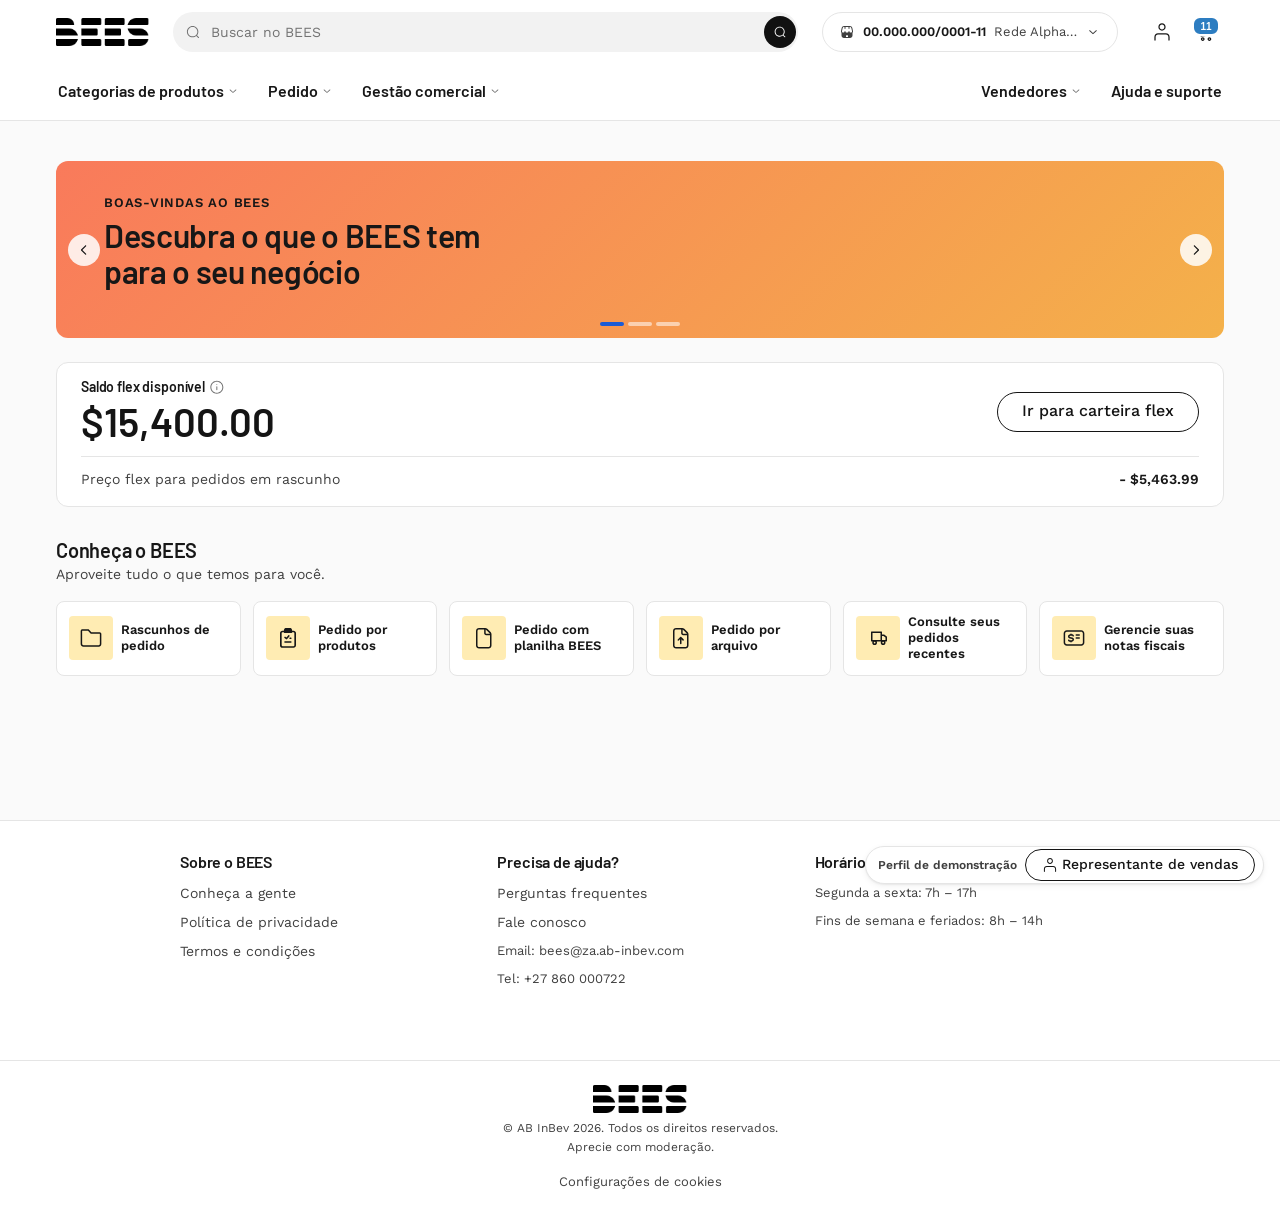
<file: index.html>
<!doctype html>
<html lang="pt-BR">
<head>
  <meta charset="utf-8" />
  <meta name="viewport" content="width=device-width,initial-scale=1" />
  <meta http-equiv="refresh" content="0; url=./flex-discounts-review-pt/" />
  <title>Revisao do fluxo completo de Flex</title>
  <style>
    body {
      margin: 0;
      min-height: 100vh;
      display: grid;
      place-items: center;
      font-family: system-ui, -apple-system, BlinkMacSystemFont, "Segoe UI", sans-serif;
      color: #1f1f1f;
      background: #f7f7f7;
    }
    a { color: #0f62fe; }
  </style>
</head>
<body>
  <main>
    <p>Abrindo <a href="./flex-discounts-review-pt/">Revisao do fluxo completo de Flex</a>...</p>
  </main>
</body>
</html>
</file>
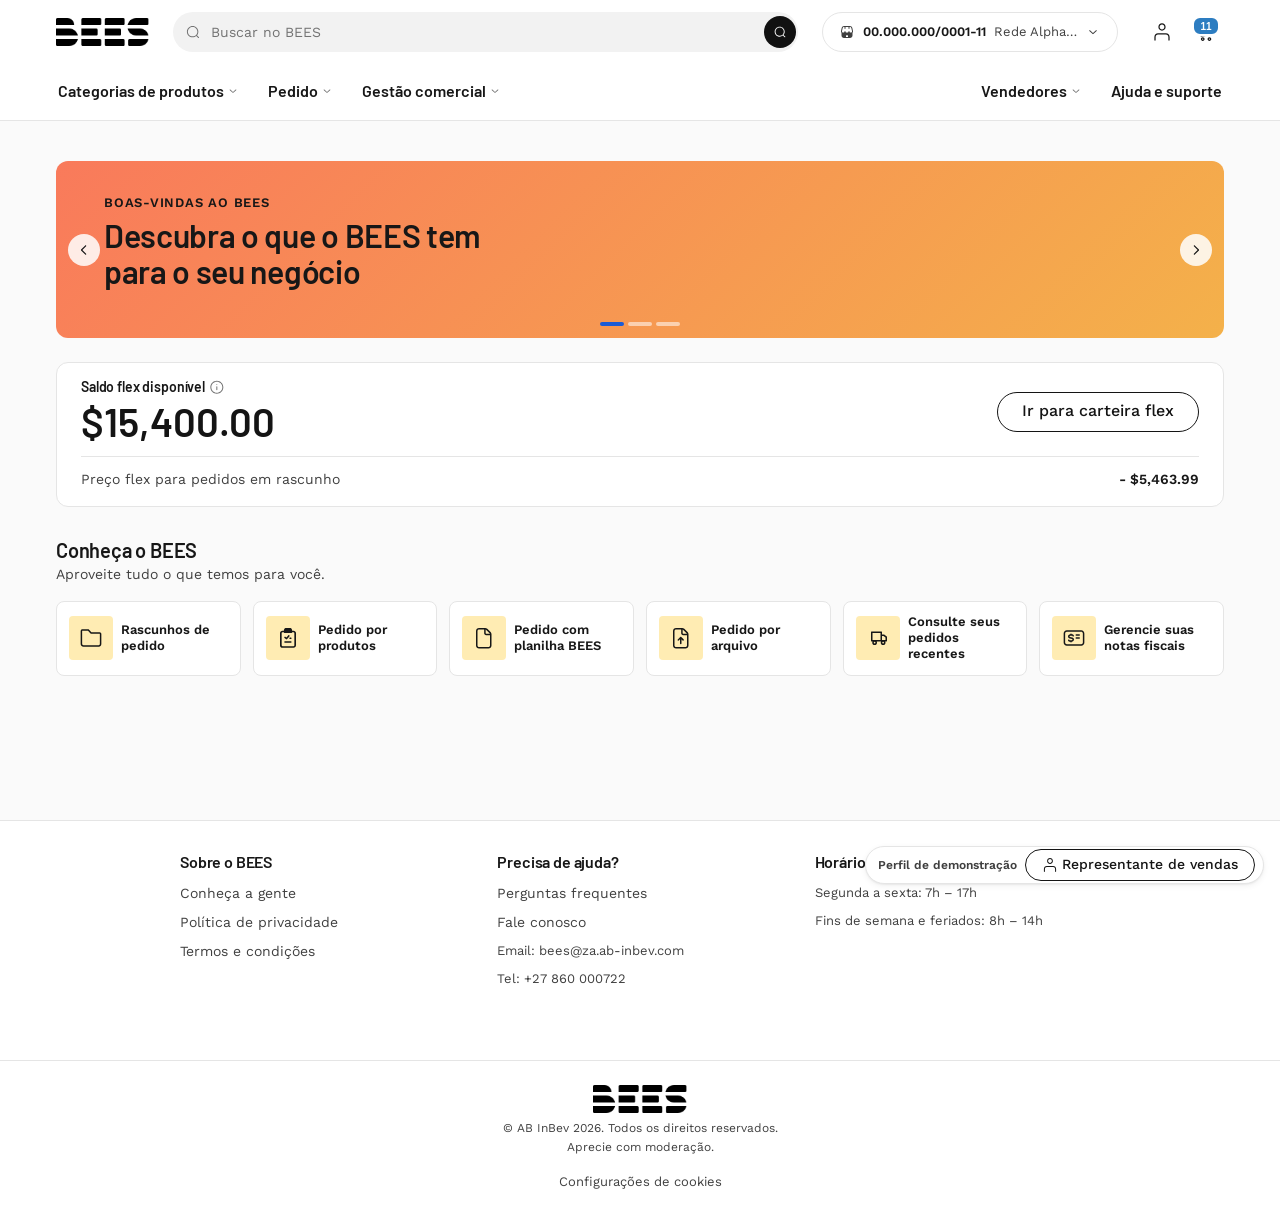
<file: flex-discounts-review-pt/index.html>
<!doctype html>
<html lang="pt-BR">
<head>
  <meta charset="utf-8" />
  <meta name="viewport" content="width=device-width,initial-scale=1" />
  <title>Revisão do fluxo Flex — Protótipo</title>
  <link rel="stylesheet" href="../_shared/hexa-tokens.css" />
  <link rel="stylesheet" href="../_shared/hexa-components.css" />
  <link rel="stylesheet" href="styles.css" />
  <script src="../_shared/hexa.js" defer></script>
  <script src="data.js"></script>
  <script
    src="../_shared/hypothesis-tracker.js"
    data-prototype-id="flex-discounts-review-pt"
    data-hypothesis="Trazer o fluxo completo de preço flex para o BEES Link (eliminando o desvio pelo BEES One) aumenta a adoção de preço flex pelos representantes e reduz o tempo mediano até cotação aprovada, sem perder precisão na edição de preços."
    data-variant="A"></script>
</head>
<body>

  <!-- ================================================================
       BEES Top bar — two rows (primary + secondary nav).
       Secondary nav has an "Order" dropdown with two destinations:
         · Order by PO file
         · Order drafts   (sales-rep only)
       ================================================================ -->
  <header class="bees-topbar">
    <div class="bees-topbar-row bees-topbar-row--primary">
      <a class="bees-logo" href="#home" aria-label="Página inicial BEES" data-track="nav-logo">
        <img src="../_shared/bees-logo.png" alt="BEES" />
      </a>
      <div class="bees-search">
        <hexa-icon name="SearchIcon"></hexa-icon>
        <input type="search" placeholder="Buscar no BEES" data-track="topbar-search" aria-label="Buscar no BEES" />
        <button class="bees-search-go" aria-label="Buscar" data-track="topbar-search-submit"><hexa-icon name="SearchIcon"></hexa-icon></button>
      </div>
      <div class="bees-account">
        <hexa-icon name="StoreIcon"></hexa-icon>
        <span class="bees-account-id">00.000.000/0001-11</span>
        <span class="bees-account-name">Rede Alpha…</span>
        <hexa-icon name="ChevronDownIcon"></hexa-icon>
      </div>
      <div class="bees-topbar-actions">
        <button class="bees-icon-btn" aria-label="Conta" data-track="topbar-account"><hexa-icon name="UserIcon"></hexa-icon></button>
        <button class="bees-icon-btn" aria-label="Carrinho" data-track="topbar-cart" onclick="location.hash='#cart'">
          <hexa-icon name="CartIcon"></hexa-icon>
          <span class="bees-icon-badge" id="cartBadge">11</span>
        </button>
      </div>
    </div>
    <nav class="bees-topbar-row bees-topbar-row--secondary" aria-label="Primary">
      <div class="bees-nav-left">
        <a href="#" data-track="nav-categories" class="bees-nav-link">Categorias de produtos <hexa-icon name="ChevronDownIcon"></hexa-icon></a>

        <div class="bees-nav-dropdown" id="orderDropdown">
          <button type="button" class="bees-nav-link bees-nav-link--has-menu" data-track="nav-order" onclick="toggleNav('orderDropdown', event)" aria-haspopup="true" aria-expanded="false">
            Pedido <hexa-icon name="ChevronDownIcon"></hexa-icon>
          </button>
          <div class="bees-nav-menu" role="menu">
            <a href="#drafts" class="bees-nav-menu-item" data-track="nav-order-drafts" role="menuitem" onclick="closeNav()">Rascunhos de pedido</a>
            <a href="#" class="bees-nav-menu-item" data-track="nav-order-products" role="menuitem" onclick="closeNav()">Pedido por produtos</a>
            <a href="#po-upload" class="bees-nav-menu-item" data-track="nav-order-po" role="menuitem" onclick="closeNav()">Pedido por arquivo</a>
            <a href="#" class="bees-nav-menu-item" data-track="nav-order-spreadsheet" role="menuitem" onclick="closeNav()">Pedido por planilha BEES</a>
            <a href="#" class="bees-nav-menu-item" data-track="nav-order-history" role="menuitem" onclick="closeNav()">Histórico de pedidos</a>
          </div>
        </div>

        <a href="#" data-track="nav-commercial" class="bees-nav-link">Gestão comercial <hexa-icon name="ChevronDownIcon"></hexa-icon></a>
      </div>
      <div class="bees-nav-right">
        <a href="#" data-track="nav-sellers" class="bees-nav-link">Vendedores <hexa-icon name="ChevronDownIcon"></hexa-icon></a>
        <a href="#" data-track="nav-help" class="bees-nav-link">Ajuda e suporte</a>
      </div>
    </nav>
  </header>

  <main class="app-shell">

    <!-- ============================================================
         SCREEN 0 — BEES Home (entry point of the prototype).
         Mirrors the BEES Link homepage: hero promo banner, the flex
         balance card with a CTA into the wallet, and a "Get familiar
         with BEES" quick-action grid. The active path for this
         hypothesis is the "Order with PO file" card.
         ============================================================ -->
    <section id="home" data-screen>
      <!-- Hero promo banner (decorative; static carousel chrome only) -->
      <div class="home-hero" role="region" aria-label="Banner promocional">
        <button class="home-hero-arrow home-hero-arrow--prev" aria-label="Slide anterior" data-track="home-hero-prev">
          <hexa-icon name="ChevronLeftIcon"></hexa-icon>
        </button>
        <div class="home-hero-slide">
          <div class="home-hero-copy">
            <p class="home-hero-eyebrow">Boas-vindas ao BEES</p>
            <h2 class="home-hero-title">Descubra o que o BEES tem<br />para o seu negócio</h2>
          </div>
        </div>
        <button class="home-hero-arrow home-hero-arrow--next" aria-label="Próximo slide" data-track="home-hero-next">
          <hexa-icon name="ChevronRightIcon"></hexa-icon>
        </button>
        <div class="home-hero-dots" aria-hidden="true">
          <span class="home-hero-dot is-active"></span>
          <span class="home-hero-dot"></span>
          <span class="home-hero-dot"></span>
        </div>
      </div>

      <!-- Flex balance card — anchors the home view + introduces the wallet CTA -->
      <section class="home-flex-card" aria-labelledby="homeFlexTitle">
        <div class="home-flex-row home-flex-row--head">
          <div class="home-flex-head">
            <h3 id="homeFlexTitle" class="home-flex-title">
              Saldo flex disponível
              <span class="home-flex-info" aria-label="O que é o saldo flex?"><hexa-icon name="InfoIcon"></hexa-icon></span>
            </h3>
            <div class="home-flex-amount" id="homeFlexAvailable">$15,400.00</div>
          </div>
            <a href="#drafts" class="hexa-btn hexa-btn--secondary home-flex-cta" data-track="home-flex-wallet-cta" onclick="goToDraftsTab('wallet', event)">
              Ir para carteira flex
            </a>
        </div>
        <dl class="home-flex-rows">
          <div class="home-flex-line">
            <dt>Preço flex para pedidos em rascunho</dt>
            <dd class="text-status-success" id="homeFlexForDrafts">- $5,463.99</dd>
          </div>
        </dl>
      </section>

      <!-- "Get familiar with BEES" quick-action grid — Order with PO file is the live path -->
      <section class="home-quick" aria-labelledby="homeQuickTitle">
        <h3 id="homeQuickTitle" class="home-quick-title">Conheça o BEES</h3>
        <p class="home-quick-lede">Aproveite tudo o que temos para você.</p>
        <div class="home-quick-grid">
          <a href="#drafts" class="home-quick-card" data-track="home-card-drafts">
            <span class="home-quick-icon" aria-hidden="true"><hexa-icon name="FolderIcon"></hexa-icon></span>
            <span class="home-quick-label">Rascunhos de pedido</span>
          </a>
          <a href="#" class="home-quick-card" data-track="home-card-by-products">
            <span class="home-quick-icon" aria-hidden="true"><hexa-icon name="ClipboardIcon"></hexa-icon></span>
            <span class="home-quick-label">Pedido por produtos</span>
          </a>
          <a href="#" class="home-quick-card" data-track="home-card-by-spreadsheet">
            <span class="home-quick-icon" aria-hidden="true"><hexa-icon name="FileIcon"></hexa-icon></span>
            <span class="home-quick-label">Pedido com planilha BEES</span>
          </a>
          <a href="#po-upload" class="home-quick-card" data-track="home-card-by-po">
            <span class="home-quick-icon" aria-hidden="true"><hexa-icon name="UploadFileIcon"></hexa-icon></span>
            <span class="home-quick-label">Pedido por arquivo</span>
          </a>
          <a href="#" class="home-quick-card" data-track="home-card-recent">
            <span class="home-quick-icon" aria-hidden="true"><hexa-icon name="TruckIcon"></hexa-icon></span>
            <span class="home-quick-label">Consulte seus pedidos recentes</span>
          </a>
          <a href="#" class="home-quick-card" data-track="home-card-invoices">
            <span class="home-quick-icon" aria-hidden="true"><hexa-icon name="InvoiceIcon"></hexa-icon></span>
            <span class="home-quick-label">Gerencie suas notas fiscais</span>
          </a>
        </div>
      </section>

    </section>

    <!-- ============================================================
         SCREEN 1 — PO Upload (simplified wizard entry)
         ============================================================ -->
    <section id="po-upload" data-screen hidden>
      <h1 class="page-title">Pedido por arquivo</h1>
      <p class="page-lede">Faça pedidos com arquivos de ordem de compra. Depois de processados, os produtos serão adicionados ao caminhão.</p>

      <ol class="step-indicator" aria-label="Etapas do envio">
        <li class="step is-active"><span class="step-dot">1</span><span class="step-label">Envio de arquivo</span></li>
        <li class="step"><span class="step-dot"></span><span class="step-label">Análise do arquivo</span></li>
        <li class="step"><span class="step-dot"></span><span class="step-label">Revisão de produtos</span></li>
        <li class="step"><span class="step-dot"></span><span class="step-label">Vendedores preferenciais</span></li>
        <li class="step"><span class="step-dot"></span><span class="step-label">Revisão do catálogo</span></li>
      </ol>

      <div class="po-section">
        <h2 class="po-section-title">Envio de arquivo</h2>
        <p class="po-section-sub">Você pode enviar até 30 arquivos.</p>

        <label class="dropzone" data-track="po-dropzone">
          <input type="file" hidden multiple accept=".doc,.docx,.xls,.xlsx,.csv,.pdf" />
          <hexa-icon name="UploadIcon"></hexa-icon>
          <div class="dropzone-text">
            <strong>Arraste seu(s) arquivo(s) aqui ou <span class="dropzone-browse">Navegue</span></strong>
            <span class="text-body-sm text-fg-neutral-tertiary">Aceitamos apenas arquivos DOC, DOCX, XLS, XLSX, CSV ou PDF. Tamanho máximo de 20 MB por arquivo.</span>
          </div>
        </label>

        <h3 class="po-uploaded-title">Arquivos enviados</h3>
        <div class="po-uploaded-empty">
          <hexa-illustration name="EmptyBox"></hexa-illustration>
          <strong>Nenhum arquivo</strong>
          <span class="text-body-sm text-fg-neutral-tertiary">Os arquivos enviados serão exibidos nesta seção.</span>
        </div>
      </div>

      <div class="po-actions">
        <button class="hexa-btn hexa-btn--primary hexa-btn--lg" data-track="cta-po-continue" onclick="continueFromPo()">
          Continuar
          <hexa-icon name="ArrowRightIcon"></hexa-icon>
        </button>
      </div>
    </section>

    <!-- ============================================================
         SCREEN 2 — Cart with "Save as draft"
         ============================================================ -->
    <section id="cart" data-screen hidden>
      <div class="cart-tabs">
        <button class="page-tab" aria-selected="true" data-track="cart-tab-truck">Caminhão</button>
        <button class="page-tab" data-track="cart-tab-unavailable">
          Produtos indisponíveis <span class="tab-badge">228</span>
        </button>
      </div>

      <div class="cart-layout">
        <!-- LEFT: per-store list ----------------------------- -->
        <div class="cart-stores" id="cartStores"></div>

        <!-- RIGHT: order summary ----------------------------- -->
        <aside class="cart-summary" id="cartSummary"></aside>
      </div>
    </section>

    <!-- ============================================================
         SCREEN 3 / 4 — Order Draft (DRAFT, PENDING, APPROVED)
         ============================================================ -->
    <section id="order-draft" data-screen hidden>
      <div class="draft-page-head">
        <div class="draft-title-row">
          <h1 class="page-title">
            <span id="draftChainName">Rede Alpha</span>
            <span id="draftStatusPill" class="status-pill is-neutral">Rascunho</span>
          </h1>
          <button
            type="button"
            id="paymentSaveBtn"
            class="hexa-btn hexa-btn--primary draft-head-cta"
            data-track="cta-payment-save-changes"
            onclick="onPaymentSave()"
            disabled
            hidden>
            Salvar alterações
          </button>
        </div>

        <div class="draft-meta-row" id="draftMetaRow"></div>

        <div id="draftApproverBanner" hidden></div>
      </div>

      <!-- Payment-method picker — shown after Save-as-draft, before products.
           Hidden once the rep commits a method via Save changes. -->
      <section id="paymentStep" class="payment-step" hidden aria-labelledby="paymentStepDesc">
        <p id="paymentStepDesc" class="payment-step-lede">
          Selecione uma forma de pagamento para esta cotação. Os preços dos produtos podem mudar conforme a opção escolhida.
        </p>
        <div id="paymentList" class="payment-list" role="radiogroup" aria-label="Forma de pagamento"></div>
      </section>

      <div class="draft-layout" id="draftLayout">
        <!-- LEFT: instructions + filters + table -------------------- -->
        <div class="draft-main">

          <p class="draft-instructions">
            Selecione um ou mais produtos, digite a alteração de preço e clique em <strong>Aplicar</strong>, ou edite direto na linha. Utilize <strong>-</strong> (menos) para desconto. Por ex.: <strong>-10</strong> = 10% de desconto; <strong>10</strong> = 10% de aumento.
          </p>

          <div class="draft-toolbar">
            <div class="draft-search">
              <span class="hexa-input-wrap draft-search-wrap">
                <hexa-icon name="SearchIcon"></hexa-icon>
                <input class="hexa-input draft-search-input" placeholder="Buscar por nome do produto, EAN" data-track="cta-draft-search" />
              </span>
            </div>
            <button type="button" class="filter-toggle filter-toggle--stores" data-track="cta-draft-store-filter">
              Todas as lojas
              <hexa-icon name="ChevronDownIcon"></hexa-icon>
            </button>
            <button type="button" class="hexa-btn hexa-btn--secondary hexa-btn--sm" data-track="cta-draft-spreadsheet-open" onclick="openSpreadsheetModal()">
              Aplicar preços por planilha
            </button>
            <div class="draft-view-dropdown" id="draftViewDropdown">
              <button type="button" class="hexa-btn hexa-btn--secondary hexa-btn--sm draft-view-toggle" data-track="cta-draft-view-menu" onclick="toggleDraftViewMenu(event)" aria-haspopup="true" aria-expanded="false">
                <span id="draftViewLabel">Mostrar por produtos</span>
                <hexa-icon name="ChevronDownIcon"></hexa-icon>
              </button>
              <div class="draft-view-menu" id="draftViewMenu" role="menu" hidden>
                <button type="button" class="draft-view-menu-item is-active" role="menuitem" data-view="products" data-track="cta-draft-view-products" onclick="setDraftView('products')">Mostrar por produtos</button>
                <button type="button" class="draft-view-menu-item" role="menuitem" data-view="stores" data-track="cta-draft-view-stores" onclick="setDraftView('stores')">Mostrar por lojas</button>
              </div>
            </div>
          </div>

          <!-- Bulk actions — always visible; Apply / Delete require a selection. -->
          <div class="draft-table-shell">
            <div class="bulk-bar" id="bulkBar" role="region" aria-label="Ações em massa">
              <span class="bulk-bar-count" id="bulkBarCount">0 selecionado(s)</span>
              <span class="bulk-bar-hint" id="bulkBarHint" hidden></span>
              <button type="button" class="bulk-bar-cancel" data-track="bulk-clear" onclick="clearSelection()">Cancelar</button>
              <span class="bulk-bar-spacer"></span>
              <div class="bulk-apply">
                <label class="bulk-apply-label" for="bulkPct">Aplicar preço flex %</label>
                <span class="hexa-input-wrap bulk-pct-wrap">
                  <input class="hexa-input" id="bulkPct" type="text" inputmode="decimal" value="" placeholder="-10" aria-label="Percentual de alteração de preço flex para os produtos selecionados" />
                  <span class="hexa-input-suffix">%</span>
                </span>
                <button type="button" class="hexa-btn hexa-btn--secondary hexa-btn--sm" id="bulkApplyBtn" data-track="cta-flex-bulk-apply" onclick="bulkApplyFlex()">Aplicar</button>
              </div>
              <button type="button" class="row-action" id="bulkDeleteBtn" aria-label="Excluir produtos selecionados" data-track="cta-flex-bulk-delete" onclick="bulkDelete()" disabled>
                <hexa-icon name="TrashIcon"></hexa-icon>
              </button>
            </div>

            <!-- Products table — header + rows rendered by JS -->
            <div class="draft-table" id="draftTable" role="table" aria-label="Produtos do rascunho de pedido"></div>
          </div>

          <!-- Pagination -->
          <div class="pagination">
            <span class="meta">1 - 10 de 28</span>
            <div class="pages">
              <button class="page-btn" data-track="draft-page-first" disabled><hexa-icon name="ChevronLeftIcon"></hexa-icon></button>
              <button class="page-btn" data-track="draft-page-prev" disabled><hexa-icon name="ChevronLeftIcon"></hexa-icon></button>
              <button class="page-btn is-current" data-track="draft-page-1">1</button>
              <button class="page-btn" data-track="draft-page-2">2</button>
              <button class="page-btn" data-track="draft-page-3">3</button>
              <button class="page-btn" data-track="draft-page-next"><hexa-icon name="ChevronRightIcon"></hexa-icon></button>
              <button class="page-btn" data-track="draft-page-last"><hexa-icon name="ChevronRightIcon"></hexa-icon></button>
            </div>
          </div>
        </div>

        <!-- RIGHT: cart summary + Available flex balance card -->
        <aside class="draft-sidebar" id="draftSidebar"></aside>
      </div>
    </section>

    <!-- ============================================================
         SCREEN 5 — Order drafts hub
         ============================================================ -->
    <section id="drafts" data-screen hidden>
      <div class="drafts-head">
        <div>
          <h1 class="page-title">Rascunhos de pedido</h1>
        </div>
        <div class="drafts-head-actions">
          <button class="hexa-btn hexa-btn--secondary" data-track="cta-drafts-download-report">
            <hexa-icon name="DownloadIcon"></hexa-icon>
            Baixar relatório
          </button>
          <button class="hexa-btn hexa-btn--primary" data-track="cta-drafts-create-new" onclick="createNewDraftFromHub()">
            Criar novo
          </button>
        </div>
      </div>

      <div class="drafts-overview">
        <!-- Card 1: Available flex balance -->
        <article class="hexa-card overview-card">
          <div class="overview-card-title">Saldo flex disponível</div>
          <div class="overview-card-value" id="hubFlexAvailable">$15,400.00</div>
          <hr class="overview-divider" />
          <div class="overview-card-row">
            <span class="overview-row-label">Após ajustes dos pedidos em rascunho</span>
            <span class="overview-row-value" id="hubFlexAfterDraft">$9,542.03</span>
          </div>
        </article>

        <!-- Card 2: Total discounts -->
        <article class="hexa-card overview-card">
          <div class="overview-card-title">Total de descontos</div>
          <div class="overview-card-value overview-card-value--discount" id="hubDiscountsTotal">-$1,218.47</div>
          <p class="overview-card-desc">Debitado do saldo flex ao finalizar pedidos.</p>
          <hr class="overview-divider" />
          <div class="overview-card-row">
            <span class="overview-row-label">
              Rascunhos de pedido
              <span class="overview-tooltip-wrap overview-tooltip-wrap--wide" data-tooltip="Soma de todos os pedidos, inclusive os em aprovação">
                <hexa-icon name="InfoIcon" class="overview-info-icon"></hexa-icon>
              </span>
            </span>
            <span class="overview-row-value overview-row-value--discount" id="hubDiscountsDraft">-$363.54</span>
          </div>
        </article>

        <!-- Card 3: Total price increases -->
        <article class="hexa-card overview-card">
          <div class="overview-card-title">Total de aumentos de preço</div>
          <div class="overview-card-value overview-card-value--increase" id="hubIncreasesTotal">+$490.00</div>
          <p class="overview-card-desc">Creditado no saldo flex após a entrega. Sujeito a aprovação.</p>
          <hr class="overview-divider" />
          <div class="overview-card-row">
            <span class="overview-row-label">
              Rascunhos de pedido
              <span class="overview-tooltip-wrap overview-tooltip-wrap--wide" data-tooltip="Soma de todos os pedidos, inclusive os em aprovação">
                <hexa-icon name="InfoIcon" class="overview-info-icon"></hexa-icon>
              </span>
            </span>
            <span class="overview-row-value overview-row-value--increase" id="hubIncreasesDraft">+$150.00</span>
          </div>
        </article>
      </div>

      <!-- Tab navigation -->
      <div class="drafts-tab-nav">
        <button class="drafts-tab-btn is-active" data-tab="orders" onclick="switchDraftsTab('orders')" data-track="cta-drafts-tab-orders">Rascunhos de pedido</button>
        <button class="drafts-tab-btn" data-tab="wallet" onclick="switchDraftsTab('wallet')" data-track="cta-drafts-tab-wallet">Carteira flex</button>
      </div>

      <!-- Tab 1: Order drafts table -->
      <div id="draftsTabOrders" class="drafts-tab-pane">
        <div class="drafts-filter">
          <button class="filter-toggle" data-track="cta-drafts-filter">
            Filtrar
            <hexa-icon name="ChevronDownIcon"></hexa-icon>
          </button>
          <span class="hexa-input-wrap drafts-search">
            <hexa-icon name="SearchIcon"></hexa-icon>
            <input class="hexa-input" placeholder="Buscar por CNPJ ou nome da rede" data-track="cta-drafts-search" />
          </span>
        </div>

        <div class="drafts-table">
          <div class="drafts-row drafts-row--head">
            <div class="cell">Nome do rascunho</div>
            <div class="cell">Criado em</div>
            <div class="cell">Lojas</div>
            <div class="cell">Ajustes de preço</div>
            <div class="cell">Preço final</div>
            <div class="cell">Status</div>
            <div class="cell cell-action">Ações</div>
          </div>
          <div id="draftsRows"></div>
          <div class="pagination">
            <span class="meta">1 - 25 de 50</span>
            <div class="pages">
              <button class="page-btn" data-track="drafts-page-first" disabled><hexa-icon name="ChevronLeftIcon"></hexa-icon></button>
              <button class="page-btn" data-track="drafts-page-prev" disabled><hexa-icon name="ChevronLeftIcon"></hexa-icon></button>
              <button class="page-btn is-current" data-track="drafts-page-1">1</button>
              <button class="page-btn" data-track="drafts-page-2">2</button>
              <button class="page-btn" data-track="drafts-page-3">3</button>
              <button class="page-btn" data-track="drafts-page-4">4</button>
              <button class="page-btn" data-track="drafts-page-5">5</button>
              <button class="page-btn" data-track="drafts-page-next"><hexa-icon name="ChevronRightIcon"></hexa-icon></button>
              <button class="page-btn" data-track="drafts-page-last"><hexa-icon name="ChevronRightIcon"></hexa-icon></button>
            </div>
          </div>
        </div>
      </div>

      <!-- Tab 2: Flex wallet (table only, overview comes from the cards above) -->
      <div id="draftsTabWallet" class="drafts-tab-pane" hidden>
        <div class="drafts-filter">
          <div class="wallet-chips">
            <button class="wallet-chip is-active" data-track="cta-wallet-filter" data-filter="all" onclick="setWalletFilter('all', event)">Todos</button>
            <button class="wallet-chip" data-track="cta-wallet-filter" data-filter="committed" onclick="setWalletFilter('committed', event)">Comprometido</button>
            <button class="wallet-chip" data-track="cta-wallet-filter" data-filter="released" onclick="setWalletFilter('released', event)">Liberado</button>
          </div>
        </div>

        <div class="drafts-table">
          <div class="drafts-row drafts-row--head drafts-row--wallet">
            <div class="cell">Nome do pedido</div>
            <div class="cell">Data do pedido</div>
            <div class="cell">Valor</div>
            <div class="cell">Status</div>
          </div>
          <div id="walletRowsInTab"></div>
        </div>
      </div>

    </section>

    <!-- ============================================================
         SCREEN — Flex wallet (per-draft ins and outs vs. balance)
         ============================================================ -->
    <section id="wallet" data-screen hidden>
      <div class="drafts-head">
        <div>
          <h1 class="page-title">Carteira flex</h1>
          <p class="page-lede">Veja como cada rascunho movimenta o saldo disponível — o que está comprometido, bloqueado, consumido e o que retornou.</p>
        </div>
        <div class="drafts-head-actions">
          <button class="hexa-btn hexa-btn--secondary" data-track="cta-wallet-export">
            <hexa-icon name="DownloadIcon"></hexa-icon>
            Export ledger
          </button>
        </div>
      </div>

      <article class="hexa-card wallet-hero">
        <div class="wallet-hero-main">
          <div class="flex-hero-label">
            Saldo flex disponível
            <hexa-icon name="InfoIcon"></hexa-icon>
          </div>
          <div class="flex-hero-value" id="walletAvailable">$0.00</div>
        </div>
        <div class="wallet-hero-grid">
          <div class="wallet-stat">
            <span class="wallet-stat-tag wallet-stat-tag--committed">Comprometido</span>
            <strong id="walletCommitted">$0.00</strong>
            <span class="wallet-stat-sub">Em rascunhos que você ainda pode editar ou liberar.</span>
          </div>
          <div class="wallet-stat">
            <span class="wallet-stat-tag wallet-stat-tag--active">Ativo</span>
            <strong id="walletActive">$0.00</strong>
            <span class="wallet-stat-sub">Rascunhos aprovados aguardando atendimento.</span>
          </div>
          <div class="wallet-stat">
            <span class="wallet-stat-tag wallet-stat-tag--consumed">Consumido</span>
            <strong id="walletConsumed">$0.00</strong>
            <span class="wallet-stat-sub">Gasto permanentemente em pedidos concluídos.</span>
          </div>
          <div class="wallet-stat">
            <span class="wallet-stat-tag wallet-stat-tag--released">Liberado</span>
            <strong id="walletReleased" class="text-status-success">+$0.00</strong>
            <span class="wallet-stat-sub">Devolvido ao disponível — rejeitado ou expirado.</span>
          </div>
        </div>
      </article>

      <div class="wallet-filters" role="tablist" aria-label="Filtrar movimentações">
        <button class="wallet-chip is-active" data-track="cta-wallet-filter" data-filter="all" onclick="setWalletFilter('all', event)">Todos</button>
        <button class="wallet-chip" data-track="cta-wallet-filter" data-filter="committed" onclick="setWalletFilter('committed', event)">Comprometido</button>
        <button class="wallet-chip" data-track="cta-wallet-filter" data-filter="active" onclick="setWalletFilter('active', event)">Ativo</button>
        <button class="wallet-chip" data-track="cta-wallet-filter" data-filter="consumed" onclick="setWalletFilter('consumed', event)">Consumido</button>
        <button class="wallet-chip" data-track="cta-wallet-filter" data-filter="released" onclick="setWalletFilter('released', event)">Liberado</button>
      </div>

      <div class="wallet-table">
        <div class="wallet-row wallet-row--head">
          <div class="cell">Data</div>
          <div class="cell">Rascunho nº</div>
          <div class="cell">Rede</div>
          <div class="cell">Status</div>
          <div class="cell">Movimentação</div>
          <div class="cell cell-num">Valor</div>
        </div>
        <div id="walletRows"></div>
        <div class="wallet-empty" id="walletEmpty" hidden>
          <hexa-illustration name="EmptyBox"></hexa-illustration>
          <strong>Nenhuma movimentação nesta visualização</strong>
          <span class="text-body-sm text-fg-neutral-tertiary">Tente outro filtro.</span>
        </div>
      </div>
    </section>

    <!-- ============================================================
         SCREEN 6 — Confirmation stub
         ============================================================ -->
    <section id="order-confirmation" data-screen hidden>
      <div class="confirmation">
        <hexa-illustration name="EmptyBox"></hexa-illustration>
        <h2 id="confirmationTitle">3 de 3 pedidos realizados!</h2>
        <p class="text-body-md text-fg-neutral-secondary">Seus vendedores foram notificados. Você pode acompanhar a entrega no Histórico de pedidos.</p>
        <div class="confirmation-actions">
          <button class="hexa-btn hexa-btn--primary" data-track="cta-confirmation-drafts" onclick="location.hash='#drafts'">Ir para rascunhos</button>
          <button class="hexa-btn hexa-btn--secondary" data-track="cta-confirmation-new" onclick="location.hash='#po-upload'">Iniciar novo pedido</button>
        </div>
      </div>
    </section>

    <!-- ================================================================
         MODAL — Save as draft (name your cart)
         Triggered from the cart's "Save as draft" sales-rep CTA.
         ============================================================ -->
    <dialog id="saveDraftModal" class="hexa-dialog save-draft-modal" aria-labelledby="saveDraftTitle">
      <form method="dialog" onsubmit="event.preventDefault(); confirmSaveAsDraft();" class="save-draft-form">
        <div class="hexa-dialog-header">
          <h2 id="saveDraftTitle" class="save-draft-title">Salvar como rascunho</h2>
        </div>
        <div class="hexa-dialog-body">
          <p class="save-draft-desc">
            Este carrinho será salvo como rascunho para você editar preços. Dê um nome para encontrá-lo depois com facilidade.
          </p>
          <label class="save-draft-label" for="saveDraftName">
            Nome do carrinho <span class="save-draft-required" aria-hidden="true">*</span>
          </label>
          <div class="hexa-input-wrap" id="saveDraftNameWrap">
            <input
              id="saveDraftName"
              class="hexa-input"
              type="text"
              maxlength="80"
              required
              aria-required="true"
              aria-describedby="saveDraftNameError"
              placeholder="Ex.: Pedido lojas zona sul — jan/2026"
              autocomplete="off"
              data-track="modal-save-draft-name"
              oninput="onSaveDraftNameInput()"
            />
          </div>
          <p id="saveDraftNameError" class="save-draft-error" hidden>
            Adicione um nome antes de continuar.
          </p>
        </div>
        <div class="hexa-dialog-footer save-draft-footer">
          <button type="button" class="hexa-btn hexa-btn--secondary" data-track="cta-save-draft-cancel" onclick="cancelSaveAsDraft()">
            Cancelar
          </button>
          <button type="submit" id="saveDraftContinue" class="hexa-btn hexa-btn--primary" data-track="cta-save-draft-continue" disabled>
            Continuar
          </button>
        </div>
      </form>
    </dialog>

    <!-- ================================================================
         MODAL — Apply discounts via spreadsheet
         ============================================================ -->
    <dialog id="spreadsheetModal" class="hexa-dialog spreadsheet-modal" aria-labelledby="spreadsheetModalTitle">
      <form method="dialog" class="spreadsheet-modal-form" onsubmit="event.preventDefault(); closeSpreadsheetModal();">
        <div class="hexa-dialog-header">
          <h2 id="spreadsheetModalTitle" class="spreadsheet-modal-title">Aplicar preços por planilha</h2>
          <button type="button" class="hexa-dialog-close" aria-label="Fechar" onclick="closeSpreadsheetModal()">
            <hexa-icon name="CloseIcon"></hexa-icon>
          </button>
        </div>
        <div class="hexa-dialog-body">
          <p class="spreadsheet-modal-desc">
            Baixe a tabela de produtos, preencha preços flex e novos preços por loja e envie o arquivo para aplicar as alterações neste rascunho.
          </p>
          <button type="button" class="hexa-btn hexa-btn--secondary" data-track="cta-draft-spreadsheet-download" onclick="downloadSpreadsheetTemplate()">
            <hexa-icon name="DownloadIcon"></hexa-icon>
            Baixar tabela de produtos
          </button>
          <label class="dropzone spreadsheet-dropzone" data-track="cta-draft-spreadsheet-upload">
            <input type="file" hidden accept=".xls,.xlsx,.csv" onchange="onSpreadsheetFileChosen(this)" />
            <hexa-icon name="UploadIcon"></hexa-icon>
            <div class="dropzone-text">
              <strong>Arraste seu arquivo aqui ou <span class="dropzone-browse">Navegue</span></strong>
              <span class="text-body-sm text-fg-neutral-tertiary">XLS, XLSX ou CSV. Tamanho máximo de 20 MB.</span>
            </div>
          </label>
          <p id="spreadsheetFileName" class="spreadsheet-file-name" hidden></p>
        </div>
        <div class="hexa-dialog-footer spreadsheet-modal-footer">
          <button type="button" class="hexa-btn hexa-btn--secondary" data-track="cta-draft-spreadsheet-cancel" onclick="closeSpreadsheetModal()">
            Cancelar
          </button>
          <button type="submit" class="hexa-btn hexa-btn--primary" data-track="cta-draft-spreadsheet-apply">
            Aplicar arquivo
          </button>
        </div>
      </form>
    </dialog>

  </main>

  <!-- ================================================================
       BEES Footer
       ================================================================ -->
  <footer class="bees-footer">
    <div class="bees-footer-cols">
      <div>
        <h4>Sobre o BEES</h4>
        <a href="#" data-track="footer-learn">Conheça a gente</a>
        <a href="#" data-track="footer-privacy">Política de privacidade</a>
        <a href="#" data-track="footer-terms">Termos e condições</a>
      </div>
      <div>
        <h4>Precisa de ajuda?</h4>
        <a href="#" data-track="footer-faq">Perguntas frequentes</a>
        <a href="#" data-track="footer-contact">Fale conosco</a>
        <span class="bees-footer-static">Email: bees@za.ab-inbev.com</span>
        <span class="bees-footer-static">Tel: +27 860 000722</span>
      </div>
      <div>
        <h4>Horário de atendimento</h4>
        <span class="bees-footer-static">Segunda a sexta: 7h – 17h</span>
        <span class="bees-footer-static">Fins de semana e feriados: 8h – 14h</span>
      </div>
    </div>
    <div class="bees-footer-brand">
      <img class="bees-footer-logo" src="../_shared/bees-logo.png" alt="BEES" />
      <p class="bees-footer-copy">© AB InBev 2026. Todos os direitos reservados.<br/>Aprecie com moderação.</p>
      <a href="#" class="bees-footer-cookie" data-track="footer-cookies">Configurações de cookies</a>
    </div>
  </footer>

  <!-- ================================================================
       Dev role toggle — pinned bottom-right. Persists in localStorage.
       Used to demo the visibility-by-role logic. Excluded from primary
       metrics in HYPOTHESIS.md.
       ================================================================ -->
  <div class="dev-role-toggle">
    <span class="dev-role-label">Perfil de demonstração</span>
    <button class="hexa-btn hexa-btn--secondary hexa-btn--sm"
            id="roleToggleBtn"
            data-track="cta-cart-role-toggle"
            onclick="toggleRole()">
      <hexa-icon name="UserIcon"></hexa-icon>
      <span id="roleToggleLabel">Representante de vendas</span>
    </button>
  </div>

  <!-- ================================================================
       APP SCRIPT
       ================================================================ -->
  <script>
  // ============================================================
  // STATE
  // ============================================================
  const D = window.FLEX_DATA;

  /** Faixa flex permitida: -minPct% (desconto máx.) até +maxPct% (aumento máx.). */
  function isFlexPctInRange(signedPct, p) {
    if (!Number.isFinite(signedPct)) return true;
    return signedPct >= -p.minPct && signedPct <= p.maxPct;
  }

  /** Build product table rows from catalogue data. Truck/cart drafts start with qty only. */
  function buildDraftRows({ prefillPricing = true } = {}) {
    const rows = D.DRAFT_PRODUCTS.map(p => ({
      ...p,
      stores: p.stores.map(s => {
        const base = { ...s, qtyInput: String(s.qty), selected: false };
        if (prefillPricing) {
          const flexSigned = typeof s.flexSigned === 'number'
            ? s.flexSigned
            : (s.flexPct ? -Math.abs(s.flexPct) : 0);
          if (flexSigned === 0) {
            return {
              ...base,
              flexPct: 0,
              flexSigned: 0,
              flexValue: 0,
              flexInput: '',
              newPrice: p.currentPrice,
              newPriceInput: '',
              flexError: false,
            };
          }
          const magnitude = Math.abs(flexSigned);
          const isDiscount = flexSigned < 0;
          const delta = +(p.currentPrice * magnitude / 100).toFixed(2);
          const newPrice = isDiscount
            ? +(p.currentPrice - delta).toFixed(2)
            : +(p.currentPrice + delta).toFixed(2);
          return {
            ...base,
            flexPct: magnitude,
            flexSigned,
            flexValue: delta,
            flexInput: isDiscount ? '-' + formatPct(magnitude) : formatPct(magnitude),
            newPrice,
            newPriceInput: newPrice.toFixed(2),
            flexError: !isFlexPctInRange(flexSigned, p),
          };
        }
        return {
          ...base,
          flexPct: 0,
          flexSigned: 0,
          flexValue: 0,
          flexInput: '',
          newPrice: p.currentPrice,
          newPriceInput: '',
          flexError: false,
        };
      }),
      expanded: false,
      flexError: false,
      selected: false,
    }));
    rows.forEach(p => {
      const flexPcts = p.stores.map(s => {
        const t = String(s.flexInput).trim();
        if (!t) return 0;
        return (t.startsWith('-') ? -1 : 1) * Math.abs(s.flexPct);
      });
      const newPrices = p.stores.map(s => s.newPrice);
      p.qty = p.stores.reduce((sum, s) => sum + s.qty, 0);
      p.total = p.stores.reduce((sum, s) => sum + s.qty * s.newPrice, 0);
      p.flexRange = { min: Math.min(...flexPcts), max: Math.max(...flexPcts) };
      p.newPriceRange = { min: Math.min(...newPrices), max: Math.max(...newPrices) };
      p.hasVariation = p.flexRange.min !== p.flexRange.max
        || p.newPriceRange.min !== p.newPriceRange.max;
    });
    return rows;
  }

  /** App state — every interaction mutates this and re-renders. */
  const state = {
    role: localStorage.getItem('flex_userRole') || 'sales-rep',  // 'sales-rep' | 'retailer'
    flexUnit: 'pct',                  // legacy — only 'pct' is used now
    draftView: 'products',            // 'products' | 'stores'
    storeExpanded: {},                // storeName → bool (visão por loja)
    rows: buildDraftRows({ prefillPricing: true }),
    selectedCount: 0,
    /** Draft lifecycle for Screen 3 → 4:
     *    'DRAFT'    → editable, Send for approval
     *    'PENDING'  → after click → 3s sim → APPROVED
     *    'APPROVED' → locked, Place order, banner */
    draftStatus: 'DRAFT',
    /** User-given name for the current draft, captured by the
     *  Save-as-draft modal triggered from the cart. Empty string means
     *  the user opted not to name it (still allowed). */
    draftName: '',
    /** Payment method id committed for the current draft.
     *    null   → first time on the draft; show the payment-method
     *             picker step before any products are revealed.
     *    string → method id from D.PAYMENT_METHODS; show the products. */
    paymentMethod: null,
    /** Tentative pick inside the payment step. */
    paymentPick: null,
    /** Table has unsaved edits (tracking only). */
    editsDirty: false,
    firstRowEditFired: false,         // for cta-flex-row-edit (once per session)
    bulkApplied: 0,
    /** How the user arrived at the cart — drives whether flex-pricing
     *  results (tags + applied totals) are visible on cart.
     *    'po'    → PO upload flow: no flex info yet, user can Save as draft.
     *    'draft' → from an approved draft sent to truck: show flex applied. */
    cartSource: 'po',
    /** 'truck' = saved from cart (flex/new price empty until rep fills in).
     *  'existing' = opened from drafts hub / wallet (catalogue flex prefilled). */
    draftEntrySource: 'existing',
  };

  // ============================================================
  // ROLE TOGGLE
  // ============================================================
  function applyRoleVisibility() {
    const isSr = state.role === 'sales-rep';
    document.body.classList.toggle('is-sales-rep', isSr);
    document.body.classList.toggle('is-retailer', !isSr);
    document.getElementById('roleToggleLabel').textContent = isSr ? 'Representante de vendas' : 'Varejista';
  }
  function toggleRole() {
    state.role = state.role === 'sales-rep' ? 'retailer' : 'sales-rep';
    localStorage.setItem('flex_userRole', state.role);
    applyRoleVisibility();
    HT.track('role_toggled', { role: state.role });
    // Re-render cart so the Save-as-draft button appears/disappears live
    renderCart();
  }
  applyRoleVisibility();

  // ============================================================
  // BEES TOPBAR NAV DROPDOWN
  // ============================================================
  function toggleNav(id, ev) {
    if (ev) ev.preventDefault();
    document.querySelectorAll('.bees-nav-dropdown.is-open').forEach(d => {
      if (d.id !== id) d.classList.remove('is-open');
    });
    const dd = document.getElementById(id);
    dd.classList.toggle('is-open');
    const btn = dd.querySelector('.bees-nav-link');
    btn.setAttribute('aria-expanded', dd.classList.contains('is-open'));
    if (ev) ev.stopPropagation();
  }
  function closeNav() {
    document.querySelectorAll('.bees-nav-dropdown.is-open').forEach(d => {
      d.classList.remove('is-open');
      d.querySelector('.bees-nav-link')?.setAttribute('aria-expanded', 'false');
    });
  }
  document.addEventListener('click', (e) => {
    if (!e.target.closest('.bees-nav-dropdown')) closeNav();
    if (!e.target.closest('.draft-view-dropdown')) closeDraftViewMenu();
    if (!e.target.closest('.drafts-action-menu') && !e.target.closest('.row-action-menu-btn')) closeDraftsMenu();
  });

  // ============================================================
  // FORMATTING HELPERS
  // ============================================================
  const fmt = (n) => 'R$ ' + Number(n).toLocaleString('pt-BR', { minimumFractionDigits: 2, maximumFractionDigits: 2 });
  const fmtNeg = (n) => '-R$ ' + Math.abs(Number(n)).toLocaleString('pt-BR', { minimumFractionDigits: 2, maximumFractionDigits: 2 });

  // ============================================================
  // SCREEN 1 — PO Upload → fast-forward to Cart
  //   The wizard's middle steps (file analysis / product review /
  //   preferred sellers / catalog review) were intentionally waived
  //   for this prototype — the hypothesis is downstream of them.
  // ============================================================
  function continueFromPo() {
    HT.track('po_continue_shortcut', { steps_skipped: 4 });
    state.cartSource = 'po';
    state.draftStatus = 'DRAFT';
    state.rows = buildDraftRows({ prefillPricing: false });
    state.paymentMethod = null;
    state.paymentPick = null;
    state.editsDirty = false;
    location.hash = '#cart';
  }

  // ============================================================
  // SCREEN 2 — Cart
  // ============================================================
  /** Flex label for one store line on the truck — uses that line only, not all stores. */
  function describeStoreLineFlex(s, p) {
    const pct = signedFlexPct(s);
    if (!pct || !Number.isFinite(pct)) return null;
    const fmtDisc = (n) => `- ${formatPct(Math.abs(n))}%`;
    const fmtInc = (n) => `+ ${formatPct(n)}%`;
    if (pct < 0) {
      return { tone: 'discount', pctText: `${fmtDisc(pct)} desconto` };
    }
    return { tone: 'increase', pctText: `${fmtInc(pct)} aumento` };
  }

  /** Flex label for truck lines — mirrors order-draft adj cell wording. */
  function describeProductFlexPricing(p) {
    if (!p?.stores?.length) return null;
    const flexPcts = p.stores.map(signedFlexPct);
    const active = flexPcts.filter(x => x !== 0);
    if (!active.length) return null;

    const min = Math.min(...active);
    const max = Math.max(...active);
    const hasDiscount = active.some(x => x < 0);
    const hasIncrease = active.some(x => x > 0);
    const fmtDisc = (n) => `- ${formatPct(Math.abs(n))}%`;
    const fmtInc = (n) => `+ ${formatPct(n)}%`;

    let tone = 'discount';
    let pctText;
    if (min === max) {
      if (min < 0) {
        tone = 'discount';
        pctText = `${fmtDisc(min)} desconto`;
      } else {
        tone = 'increase';
        pctText = `${fmtInc(min)} aumento`;
      }
    } else if (hasDiscount && !hasIncrease) {
      tone = 'discount';
      pctText = `${fmtDisc(min)} até ${fmtDisc(max)} desconto`;
    } else if (hasIncrease && !hasDiscount) {
      tone = 'increase';
      pctText = `${fmtInc(min)} até ${fmtInc(max)} aumento`;
    } else {
      tone = 'mixed';
      pctText = `${fmtSignedPct(min)} até ${fmtSignedPct(max)}`;
    }
    return { pctText, tone };
  }

  /** True when the current draft has at least one non-zero flex adjustment. */
  function draftHasFlexPricing() {
    return state.rows.some(p => p.stores?.some(s => {
      const pct = signedFlexPct(s);
      return pct !== 0 && Number.isFinite(pct);
    }));
  }

  /** Lista de produtos do caminhão para uma loja — mesma no PO e pós-aprovação. */
  function buildCartProductsForStore(storeName, { withFlex = false } = {}) {
    const lines = [];
    state.rows.forEach(p => {
      const s = p.stores.find(st => st.storeName === storeName);
      if (!s) return;
      const unitPrice = withFlex ? s.newPrice : p.currentPrice;
      lines.push({
        name: p.name,
        uom: p.soldBy,
        qty: s.qty,
        unitPrice,
        listPrice: p.currentPrice,
        lineTotal: +(s.qty * unitPrice).toFixed(2),
        flex: withFlex ? describeStoreLineFlex(s, p) : null,
        emoji: p.emoji,
        fromDraft: true,
      });
    });
    return lines;
  }

  function computeStoreOrderSummary(storeName) {
    let originalPrice = 0;
    let totalDiscountAmt = 0;
    let discountOriginal = 0;
    let totalIncreaseAmt = 0;
    let increaseOriginal = 0;
    state.rows.forEach(p => {
      const s = p.stores.find(st => st.storeName === storeName);
      if (!s) return;
      const lineOriginal = p.currentPrice * s.qty;
      const lineNew = s.newPrice * s.qty;
      originalPrice += lineOriginal;
      const delta = lineNew - lineOriginal;
      if (delta < 0) {
        totalDiscountAmt += Math.abs(delta);
        discountOriginal += lineOriginal;
      } else if (delta > 0) {
        totalIncreaseAmt += delta;
        increaseOriginal += lineOriginal;
      }
    });
    const finalPrice = originalPrice - totalDiscountAmt + totalIncreaseAmt;
    return {
      originalPrice,
      totalDiscountAmt,
      totalIncreaseAmt,
      finalPrice,
      adjustments: totalDiscountAmt - totalIncreaseAmt,
      discountPct: discountOriginal
        ? Math.round(totalDiscountAmt / discountOriginal * 100) : 0,
      increasePct: increaseOriginal
        ? Math.round(totalIncreaseAmt / increaseOriginal * 100) : 0,
    };
  }

  function renderCartFlexTag(flex) {
    if (!flex) return '';
    const tagTone = flex.tone === 'increase'
      ? 'hexa-tag--warning'
      : flex.tone === 'mixed'
        ? 'hexa-tag--brand'
        : 'hexa-tag--success';
    return `<span class="hexa-tag ${tagTone} cart-flex-tag"><hexa-icon name="CheckIcon"></hexa-icon> Preço flex</span>`;
  }

  function renderCartFlexPct(flex) {
    if (!flex) return '';
    const cls = flex.tone === 'increase'
      ? 'line-applied line-applied--increase'
      : flex.tone === 'mixed'
        ? 'line-applied line-applied--mixed'
        : 'line-applied';
    return `<div class="${cls}"><hexa-icon name="CheckIcon"></hexa-icon> ${flex.pctText}</div>`;
  }

  function renderCartFlexSummary(sums) {
    if (!sums) return '';
    const blocks = [];
    if (sums.totalDiscountAmt > 0) {
      blocks.push(`
        <div class="store-card-discount-applied store-card-discount-applied--discount">
          <hexa-icon name="CheckIcon"></hexa-icon>
          Descontos — <strong>${fmtNeg(sums.totalDiscountAmt)}</strong>
          <span class="store-card-flex-pct">- ${sums.discountPct}%</span>
        </div>
      `);
    }
    if (sums.totalIncreaseAmt > 0) {
      blocks.push(`
        <div class="store-card-discount-applied store-card-discount-applied--increase">
          <hexa-icon name="CheckIcon"></hexa-icon>
          Aumentos de preço — <strong>+ ${fmt(sums.totalIncreaseAmt)}</strong>
          <span class="store-card-flex-pct">+ ${sums.increasePct}%</span>
        </div>
      `);
    }
    return blocks.join('');
  }

  function renderCart() {
    const c = D.CART;
    const stores = document.getElementById('cartStores');
    const exp = c.expandedSeller;
    const showFlex = state.cartSource === 'draft' && draftHasFlexPricing();
    const cartProducts = buildCartProductsForStore(exp.storeName, { withFlex: showFlex });
    const draftSums = showFlex ? computeStoreOrderSummary(exp.storeName) : null;
    const storeTotal = cartProducts.reduce((sum, p) => sum + p.lineTotal, 0);

    // Expanded seller card
    const productRows = cartProducts.map(p => {
      const flex = showFlex ? (p.flex || null) : null;
      const thumb = `<div class="cart-product-thumb cart-product-thumb--emoji" aria-hidden="true">${p.emoji}</div>`;
      const showListStrike = showFlex && flex;
      return `
      <div class="cart-product">
        ${thumb}
        <div class="cart-product-body">
          <div class="cart-product-name">${p.name}</div>
          <div class="cart-product-uom text-body-xs text-fg-neutral-tertiary">${p.uom}</div>
          ${flex ? renderCartFlexTag(flex) : ''}
        </div>
        <div class="cart-product-pricing">
          <div class="line-was">${showListStrike ? fmt(p.listPrice) + ' tabela' : fmt(p.listPrice || p.unitPrice)}</div>
          ${flex ? renderCartFlexPct(flex) : ''}
          <div class="line-unit">${fmt(p.unitPrice)}</div>
        </div>
        <div class="cart-product-qty">
          <button class="qty-btn" aria-label="Diminuir" data-track="cart-qty-down">−</button>
          <input class="qty-input" value="${p.qty}" aria-label="Quantidade" />
          <button class="qty-btn" aria-label="Aumentar" data-track="cart-qty-up">+</button>
          <div class="line-total">${fmt(p.lineTotal)}</div>
          <button class="qty-remove" aria-label="Remover" data-track="cart-row-remove"><hexa-icon name="CloseIcon"></hexa-icon></button>
        </div>
      </div>
    `;
    }).join('');

    const expandedHTML = `
      <article class="store-card store-card--expanded">
        <header class="store-card-head">
          <div class="store-card-title">
            <span class="seller-avatar" aria-hidden="true">DA</span>
            <span class="store-name">${exp.name}</span>
          </div>
          <button class="store-card-toggle" aria-expanded="true" aria-label="Recolher" data-track="cart-store-collapse">
            <hexa-icon name="ChevronUpIcon"></hexa-icon>
          </button>
        </header>
        <div class="store-card-body">
          <div class="store-card-row">
            <div>
              <div class="store-name">${exp.storeName}</div>
              <div class="text-body-xs text-fg-neutral-tertiary">${exp.cnpj}</div>
            </div>
            <div class="store-card-totals">
              <span class="text-body-xs text-fg-neutral-tertiary">Total da loja</span>
              <strong>${fmt(storeTotal)}</strong>
            </div>
          </div>
          <div class="store-card-meta">
            <span class="meta-pill">${cartProducts.length} produtos</span>
            <span class="meta-pill">${exp.summary.pallets}</span>
          </div>
          ${showFlex && draftSums ? `
            <div class="store-card-discount">
              <span class="text-body-sm">Preço flex do rascunho de pedido</span>
            </div>
            ${renderCartFlexSummary(draftSums)}
          ` : ''}
          <div class="cart-products">${productRows}</div>
        </div>
      </article>
    `;

    // Collapsed store cards
    const collapsedHTML = c.collapsedStores.map(s => `
      <article class="store-card store-card--collapsed">
        <div class="store-card-collapsed-row">
          <div class="store-card-collapsed-id">
            <div class="store-name">${s.storeName} <span class="store-card-bookmark"><hexa-icon name="BookmarkIcon"></hexa-icon></span></div>
            <div class="text-body-xs text-fg-neutral-tertiary">${s.cnpj}</div>
          </div>
          ${s.chip ? `<span class="status-pill is-${s.chip.type}">${s.chip.label}</span>` : ''}
          ${s.productsCount ? `
            <div class="store-card-collapsed-meta">
              <span>${s.productsCount} produtos</span>
              <span>${s.pallets}</span>
            </div>` : ''}
          <div class="store-card-collapsed-total">
            <span class="text-body-xs text-fg-neutral-tertiary">Total da loja</span>
            <strong>${fmt(s.storeTotal)}</strong>
          </div>
          <button class="store-card-toggle" aria-expanded="false" aria-label="Expandir" data-track="cart-store-expand">
            <hexa-icon name="ChevronDownIcon"></hexa-icon>
          </button>
        </div>
        ${s.minimumNotice ? `
          <div class="minimum-notice">
            <span>Atinja o mínimo necessário para finalizar</span>
            <div class="minimum-progress">
              <div class="minimum-progress-fill" style="width:${s.minimumNotice.progress}%"></div>
            </div>
            <span class="minimum-amount">${fmt(s.minimumNotice.amount)}</span>
          </div>` : ''}
      </article>
    `).join('');

    stores.innerHTML = expandedHTML + collapsedHTML;

    // Order summary side card
    const sum = c.orderSummary;
    document.getElementById('cartSummary').innerHTML = `
      <h3 class="summary-title">Resumo do pedido</h3>
      <p class="summary-sub text-body-sm text-fg-neutral-secondary">Finalize a compra com cada vendedor.</p>

      <div class="summary-card">
        <div class="summary-card-head">
          <span class="summary-seller">${sum.sellerLabel}</span>
          <span class="hexa-tag hexa-tag--brand">Carrinho</span>
        </div>
        <div class="summary-row">
          <span class="text-body-sm">${sum.subtotalLabel}</span>
        </div>
        <div class="summary-row">
          <span class="text-body-sm text-fg-neutral-secondary">${sum.pallets}</span>
        </div>
        <hr class="hexa-divider" />
        <div class="summary-row">
          <span>Subtotal</span>
          <strong>${fmt(sum.subtotal)}</strong>
        </div>
        <div class="summary-row text-body-xs text-fg-neutral-tertiary">
          (Taxas ${fmt(sum.fees)}, Impostos ${fmt(sum.taxes)})
        </div>
        <div class="summary-row">
          <span>Taxa de entrega <hexa-icon name="InfoIcon"></hexa-icon></span>
          <strong class="text-status-success">Grátis</strong>
        </div>
        <hr class="hexa-divider" />
        <div class="summary-row summary-row--big">
          <span>Total estimado</span>
          <strong>${fmt(sum.estimatedTotal)}</strong>
        </div>
        <div class="summary-savings">Você está economizando ${fmt(sum.youAreSaving)}</div>

        <button class="hexa-btn hexa-btn--primary hexa-btn--md w-full mt-md" data-track="cta-cart-continue" onclick="continueWithSeller()">
          Continuar com vendedor
        </button>

        <!-- Sales-rep-only: Save as draft + flex balance ----------- -->
        <div class="sr-only-block">
          <div class="flex-balance-row">
            <span class="text-body-xs text-fg-neutral-tertiary">Saldo flex</span>
            <strong>${fmt(D.CART.flexBalance)}</strong>
          </div>
          <a href="#wallet" class="wallet-link" data-track="cta-wallet-open" data-source="cart">
            Ir para carteira flex <hexa-icon name="ArrowRightIcon"></hexa-icon>
          </a>
          <p class="text-body-xs text-fg-neutral-tertiary mb-2xs" style="text-align:center;margin:0;">
            Salve como rascunho para ajustar preços flex
          </p>
          <button class="hexa-btn hexa-btn--secondary hexa-btn--md w-full" data-track="cta-cart-save-draft" onclick="saveAsDraft()">
            <hexa-icon name="EditIcon"></hexa-icon>
            Salvar como rascunho
          </button>
        </div>
      </div>
    `;
  }

  function continueWithSeller() {
    HT.track('cart_continue_seller', {
      seller: 'Distributor Alpha',
      source: state.cartSource,
    });
    // From an approved draft, the cart is the final review step before
    // checkout, so route to the confirmation screen. From PO upload the
    // primary path is Save as draft, so we stay on cart.
    if (state.cartSource === 'draft') {
      location.hash = '#order-confirmation';
    }
  }

  function saveAsDraft() {
    // Sales rep first names the draft, then continues into the order-draft
    // editor. The name is required so drafts stay findable in the hub.
    HT.track('save_draft_modal_opened', { cart_id: 'mock-cart-001' });
    const dlg = document.getElementById('saveDraftModal');
    const input = document.getElementById('saveDraftName');
    if (input) input.value = state.draftName || '';
    // Reset validation state every time the modal opens.
    document.getElementById('saveDraftNameWrap')?.classList.remove('is-error');
    document.getElementById('saveDraftNameError')?.setAttribute('hidden', '');
    syncSaveDraftContinueState();
    if (dlg) {
      if (typeof dlg.showModal === 'function') {
        dlg.showModal();
      } else {
        dlg.setAttribute('open', '');
      }
      // Defer focus to ensure the dialog is in the DOM/showing.
      setTimeout(() => input?.focus(), 0);
    }
  }

  // Toggle the Continue button based on whether the field has a real value.
  function syncSaveDraftContinueState() {
    const input = document.getElementById('saveDraftName');
    const btn = document.getElementById('saveDraftContinue');
    if (!input || !btn) return;
    btn.disabled = input.value.trim().length === 0;
  }

  // Clears the error treatment as soon as the user starts typing again,
  // and keeps Continue enable/disable in sync with the field.
  function onSaveDraftNameInput() {
    const wrap = document.getElementById('saveDraftNameWrap');
    const err = document.getElementById('saveDraftNameError');
    const input = document.getElementById('saveDraftName');
    if (wrap && input && input.value.trim().length > 0) {
      wrap.classList.remove('is-error');
      err?.setAttribute('hidden', '');
    }
    syncSaveDraftContinueState();
  }

  function cancelSaveAsDraft() {
    HT.track('save_draft_modal_cancelled');
    const dlg = document.getElementById('saveDraftModal');
    if (dlg && typeof dlg.close === 'function') dlg.close();
    else dlg?.removeAttribute('open');
  }

  function confirmSaveAsDraft() {
    const input = document.getElementById('saveDraftName');
    const name = (input?.value || '').trim();
    // Name is mandatory — guard even if button gating is bypassed.
    if (!name) {
      document.getElementById('saveDraftNameWrap')?.classList.add('is-error');
      document.getElementById('saveDraftNameError')?.removeAttribute('hidden');
      input?.focus();
      HT.track('save_draft_modal_validation_error', { reason: 'empty_name' });
      return;
    }
    HT.track('draft_created_from_cart', {
      cart_id: 'mock-cart-001',
      name_length: name.length,
    });
    state.draftName = name;
    state.draftStatus = 'DRAFT';
    state.draftEntrySource = 'truck';
    state.rows = buildDraftRows({ prefillPricing: false });
    state.editsDirty = false;
    resetBulkFlexInput();
    // First time on this draft → payment method picker comes before products.
    state.paymentMethod = null;
    state.paymentPick = null;
    const dlg = document.getElementById('saveDraftModal');
    if (dlg && typeof dlg.close === 'function') dlg.close();
    else dlg?.removeAttribute('open');
    location.hash = '#order-draft';
  }

  // ============================================================
  // SCREEN 3 / 4 — Order Draft
  // ============================================================
  // Legacy no-ops kept so any stale onclick="setFlexUnit('pct')" wiring
  // in the DOM doesn't throw. The flex-unit and grouping segmented
  // toolbars were removed when the per-store editing model landed.
  function setFlexUnit() {}
  function setGrouping() {}

  function renderDraftHead() {
    const ctx = D.DRAFT_CONTEXT;
    document.getElementById('draftChainName').textContent = state.draftName || ctx.chainName;

    const pill = document.getElementById('draftStatusPill');
    if (state.draftStatus === 'DRAFT') {
      pill.className = 'status-pill is-neutral';
      pill.textContent = 'Rascunho';
    } else if (state.draftStatus === 'PENDING') {
      pill.className = 'status-pill is-warning';
      pill.textContent = 'Em análise';
    } else {
      pill.className = 'status-pill is-success';
      pill.textContent = 'Aprovado';
    }

    // Header meta row — changes shape between DRAFT and APPROVED.
    // Hidden entirely while the payment-method picker is up: there is
    // no committed method to label yet.
    const meta = document.getElementById('draftMetaRow');
    if (state.paymentMethod === null) {
      meta.hidden = true;
      meta.innerHTML = '';
    } else if (state.draftStatus === 'APPROVED') {
      meta.hidden = false;
      meta.innerHTML = `
        <div class="draft-meta-field">
          <span class="meta-label">Forma de pagamento:</span>
          <strong>${ctx.paymentMethod}</strong>
          <button class="meta-edit" aria-label="Editar forma de pagamento" data-track="cta-draft-payment-edit" disabled><hexa-icon name="EditIcon"></hexa-icon></button>
        </div>
      `;
    } else {
      meta.hidden = false;
      meta.innerHTML = `
        <div class="draft-meta-field">
          <span class="meta-label">Forma de pagamento:</span>
          <strong>${ctx.paymentMethod}</strong>
          <button class="meta-edit" aria-label="Editar forma de pagamento" data-track="cta-draft-payment-edit" onclick="reopenPaymentStep()"><hexa-icon name="EditIcon"></hexa-icon></button>
        </div>
      `;
    }

    // Approver banner — only visible in APPROVED
    const banner = document.getElementById('draftApproverBanner');
    if (state.draftStatus === 'APPROVED') {
      banner.hidden = false;
      banner.innerHTML = `
        <div class="hexa-alert hexa-alert--success approver-banner">
          <hexa-icon name="CheckIcon"></hexa-icon>
          <div class="hexa-alert-body">
            <strong>${ctx.approver.name}</strong> (${ctx.approver.email}) aprovou este rascunho.
          </div>
        </div>
      `;
    } else {
      banner.hidden = true;
      banner.innerHTML = '';
    }
  }

  // ============================================================
  // ORDER DRAFT — payment-method picker step
  // First view a rep sees on a brand-new draft. Until a method is
  // committed, the products + sidebar stay hidden: payment can shift
  // product prices, so it must be picked first.
  // ============================================================
  function renderPaymentStep() {
    showPaymentStep();
    state.paymentPick = state.paymentPick ?? null;
    const list = document.getElementById('paymentList');
    list.innerHTML = D.PAYMENT_METHODS.map(m => `
      <label class="payment-option ${state.paymentPick === m.id ? 'is-selected' : ''}" data-id="${m.id}">
        <input type="radio" name="payment-method" value="${m.id}"
               ${state.paymentPick === m.id ? 'checked' : ''}
               onchange="selectPaymentMethod('${m.id}')"
               data-track="cta-payment-method-pick" />
        <span class="payment-option-label">${m.label}</span>
      </label>
    `).join('');
    syncPaymentSaveBtn();
    HT.track('payment_step_viewed');
  }

  function selectPaymentMethod(id) {
    state.paymentPick = id;
    document.querySelectorAll('#paymentList .payment-option').forEach(el => {
      el.classList.toggle('is-selected', el.dataset.id === id);
    });
    syncPaymentSaveBtn();
    HT.track('payment_method_selected', { method: id });
  }

  function syncPaymentSaveBtn() {
    const locked = state.draftStatus === 'APPROVED' || state.draftStatus === 'PENDING';
    const paymentStepEl = document.getElementById('paymentStep');
    const onPaymentStep = state.paymentMethod === null
      && paymentStepEl
      && !paymentStepEl.hasAttribute('hidden');
    const paymentBtn = document.getElementById('paymentSaveBtn');
    if (!paymentBtn) return;
    paymentBtn.hidden = !onPaymentStep;
    paymentBtn.disabled = locked || !state.paymentPick;
  }

  function onPaymentSave() {
    confirmPaymentMethod();
  }

  function confirmPaymentMethod() {
    if (!state.paymentPick) return;
    const picked = D.PAYMENT_METHODS.find(m => m.id === state.paymentPick);
    state.paymentMethod = state.paymentPick;
    if (picked) D.DRAFT_CONTEXT.paymentMethod = picked.label;
    resetBulkFlexInput();
    showDraftProducts();
    renderDraftHead();
    renderDraftTable();
    renderSidebar();
    updateBulkBar();
  }

  // Re-open the payment-method picker from the draft meta-row pencil.
  // Pre-selects the currently-committed method so the rep sees their
  // existing pick highlighted.
  function reopenPaymentStep() {
    state.paymentPick = state.paymentMethod;
    state.paymentMethod = null;
    renderDraftHead();
    renderPaymentStep();
  }

  function showPaymentStep() {
    document.getElementById('paymentStep')?.removeAttribute('hidden');
    document.getElementById('draftLayout')?.setAttribute('hidden', '');
    syncPaymentSaveBtn();
  }

  function showDraftProducts() {
    document.getElementById('paymentStep')?.setAttribute('hidden', '');
    document.getElementById('draftLayout')?.removeAttribute('hidden');
    syncPaymentSaveBtn();
    syncDraftViewLabel();
  }

  function openSpreadsheetModal() {
    const dlg = document.getElementById('spreadsheetModal');
    const nameEl = document.getElementById('spreadsheetFileName');
    if (nameEl) { nameEl.hidden = true; nameEl.textContent = ''; }
    if (dlg && typeof dlg.showModal === 'function') dlg.showModal();
    else dlg?.setAttribute('open', '');
  }
  function closeSpreadsheetModal() {
    const dlg = document.getElementById('spreadsheetModal');
    if (dlg && typeof dlg.close === 'function') dlg.close();
    else dlg?.removeAttribute('open');
  }
  function downloadSpreadsheetTemplate() {
    HT.track('draft_spreadsheet_download_clicked');
  }
  function onSpreadsheetFileChosen(input) {
    const nameEl = document.getElementById('spreadsheetFileName');
    if (!input.files?.length) return;
    if (nameEl) {
      nameEl.hidden = false;
      nameEl.textContent = input.files[0].name;
    }
    markDirty();
    HT.track('draft_spreadsheet_file_selected', { name: input.files[0].name });
  }

  function computeOrderSummary() {
    let originalPrice = 0;
    let totalDiscountAmt = 0;
    let discountOriginal = 0;   // original $ only on lines with a discount
    let totalIncreaseAmt = 0;
    let increaseOriginal = 0;   // original $ only on lines with an increase
    state.rows.forEach(p => {
      p.stores.forEach(s => {
        const lineOriginal = p.currentPrice * s.qty;
        const lineNew = s.newPrice * s.qty;
        originalPrice += lineOriginal;
        const delta = lineNew - lineOriginal;
        if (delta < 0) {
          totalDiscountAmt += Math.abs(delta);
          discountOriginal += lineOriginal;
        } else if (delta > 0) {
          totalIncreaseAmt += delta;
          increaseOriginal += lineOriginal;
        }
      });
    });
    const finalPrice = originalPrice - totalDiscountAmt + totalIncreaseAmt;
    const adjustments = totalDiscountAmt - totalIncreaseAmt;
    return {
      originalPrice,
      totalDiscountAmt,
      totalIncreaseAmt,
      finalPrice,
      adjustments,
      // % is relative to affected lines only — not whole order (avoids +$X showing as 0%).
      discountPct: discountOriginal
        ? Math.round(totalDiscountAmt / discountOriginal * 100) : 0,
      increasePct: increaseOriginal
        ? Math.round(totalIncreaseAmt / increaseOriginal * 100) : 0,
      adjustmentPct: originalPrice
        ? Math.round(adjustments / originalPrice * 100) : 0,
    };
  }

  // ============================================================
  // PRODUCTS TABLE — header + rows + per-store expansion
  //
  // Layout (10 columns):
  //   1  checkbox            56px
  //   2  expand chevron      48px
  //   3  product image       72px (emoji placeholder)
  //   4  product name + EAN  flex
  //   5  quantity (input)    96px
  //   6  current price       108px
  //   7  flex price (input)  120px
  //   8  new price (input)   132px
  //   9  total               112px
  //  10  actions (trash)     64px
  // ============================================================
  const RANGE_SEP = ' até '; // English; switch to ' até ' for pt-BR
  function fmtSignedPct(n) {
    const mag = formatPct(Math.abs(n));
    return n < 0 ? `-${mag}%` : `${mag}%`;
  }
  function fmtRangePct(min, max) {
    if (min === max) return fmtSignedPct(min);
    return `${fmtSignedPct(min)}${RANGE_SEP}${fmtSignedPct(max)}`;
  }
  function signedFlexPct(s) {
    if (typeof s.flexSigned === 'number' && Number.isFinite(s.flexSigned)) {
      return s.flexSigned;
    }
    const t = String(s.flexInput).trim();
    const mag = Math.abs(s.flexPct);
    return (t.startsWith('-') ? -1 : 1) * mag;
  }
  function fmtRangeMoney(min, max) {
    if (min === max) return fmt(min);
    return `${fmt(min)}${RANGE_SEP}${fmt(max)}`;
  }
  function formatPct(n) {
    return Number.isInteger(n) ? String(n) : n.toFixed(1);
  }

  function uniformStoreValue(p, pick) {
    if (!p.stores.length) return { uniform: true, value: '' };
    const vals = p.stores.map(pick);
    const uniform = vals.every(v => v === vals[0]);
    return { uniform, value: uniform ? vals[0] : '' };
  }

  // Recomputes the parent product row's aggregated qty / total / ranges
  // from its store children. Called after any per-store input edit.
  function recomputeProduct(p) {
    const flexPcts = p.stores.map(signedFlexPct);
    const newPrices = p.stores.map(s => s.newPrice);
    p.qty = p.stores.reduce((sum, s) => sum + s.qty, 0);
    p.total = p.stores.reduce((sum, s) => sum + s.qty * s.newPrice, 0);
    p.flexRange = { min: Math.min(...flexPcts), max: Math.max(...flexPcts) };
    p.newPriceRange = { min: Math.min(...newPrices), max: Math.max(...newPrices) };
    p.hasVariation = p.flexRange.min !== p.flexRange.max
      || p.newPriceRange.min !== p.newPriceRange.max;
  }

  const DRAFT_VIEW_LABELS = {
    products: 'Mostrar por produtos',
    stores: 'Mostrar por lojas',
  };

  function renderDraftTable() {
    if (state.draftView === 'stores') renderDraftTableByStores();
    else renderDraftTableByProducts();
  }

  function syncDraftViewLabel() {
    const label = document.getElementById('draftViewLabel');
    if (label) label.textContent = DRAFT_VIEW_LABELS[state.draftView] || DRAFT_VIEW_LABELS.products;
    document.querySelectorAll('.draft-view-menu-item').forEach(el => {
      el.classList.toggle('is-active', el.dataset.view === state.draftView);
    });
  }

  function toggleDraftViewMenu(ev) {
    ev.stopPropagation();
    const root = document.getElementById('draftViewDropdown');
    const menu = document.getElementById('draftViewMenu');
    const btn = root?.querySelector('.draft-view-toggle');
    if (!root || !menu) return;
    const open = menu.hasAttribute('hidden');
    closeDraftViewMenu();
    if (open) {
      menu.removeAttribute('hidden');
      root.classList.add('is-open');
      btn?.setAttribute('aria-expanded', 'true');
    }
  }

  function closeDraftViewMenu() {
    const root = document.getElementById('draftViewDropdown');
    const menu = document.getElementById('draftViewMenu');
    root?.classList.remove('is-open');
    menu?.setAttribute('hidden', '');
    root?.querySelector('.draft-view-toggle')?.setAttribute('aria-expanded', 'false');
  }

  function setDraftView(view) {
    if (view !== 'products' && view !== 'stores') return;
    state.draftView = view;
    closeDraftViewMenu();
    syncDraftViewLabel();
    renderDraftTable();
    updateBulkBar();
    HT.track('draft_view_changed', { view });
  }

  function buildStoreGroups() {
    const groups = new Map();
    state.rows.forEach(p => {
      p.stores.forEach(s => {
        const key = s.storeName;
        if (!groups.has(key)) {
          groups.set(key, {
            key,
            storeName: s.storeName,
            cnpj: s.cnpj,
            expanded: !!state.storeExpanded[key],
            lines: [],
          });
        }
        groups.get(key).lines.push({ product: p, store: s });
      });
    });
    return [...groups.values()].sort((a, b) => a.storeName.localeCompare(b.storeName));
  }

  function recomputeStoreGroup(group) {
    const flexPcts = group.lines.map(({ store: s }) => signedFlexPct(s));
    const newPrices = group.lines.map(({ store: s }) => s.newPrice);
    group.qty = group.lines.reduce((sum, { store: s }) => sum + s.qty, 0);
    group.total = group.lines.reduce((sum, { store: s }) => sum + s.qty * s.newPrice, 0);
    group.flexRange = flexPcts.length
      ? { min: Math.min(...flexPcts), max: Math.max(...flexPcts) }
      : { min: 0, max: 0 };
    group.newPriceRange = newPrices.length
      ? { min: Math.min(...newPrices), max: Math.max(...newPrices) }
      : { min: 0, max: 0 };
    group.hasVariation = group.flexRange.min !== group.flexRange.max
      || group.newPriceRange.min !== group.newPriceRange.max;
    group.flexError = group.lines.some(({ store: s }) => s.flexError);
    group.allSelected = group.lines.length > 0 && group.lines.every(({ store: s }) => s.selected);
    group.anySelected = group.lines.some(({ store: s }) => s.selected);
    group.disabled = group.lines.every(({ product: p }) => p.outOfStock);
  }

  function uniformLineValue(lines, pick) {
    if (!lines.length) return { uniform: true, value: '' };
    const vals = lines.map(pick);
    const uniform = vals.every(v => v === vals[0]);
    return { uniform, value: uniform ? vals[0] : '' };
  }

  function toggleStoreExpandByIdx(idx) {
    const groups = buildStoreGroups();
    const g = groups[idx];
    if (!g) return;
    state.storeExpanded[g.key] = !state.storeExpanded[g.key];
    renderDraftTable();
  }

  function toggleStoreGroupSelected(idx, on) {
    const groups = buildStoreGroups();
    const g = groups[idx];
    if (!g) return;
    g.lines.forEach(({ product: p, store: s }) => {
      if (p.outOfStock) return;
      s.selected = on;
      p.selected = p.stores.every(st => st.selected);
    });
    renderDraftTable();
    updateBulkBar();
  }

  function toggleProductLineSelected(productId, storeId, on) {
    toggleStoreSelected(productId, storeId, on);
  }

  function editStoreGroupQty(idx, raw) {
    const groups = buildStoreGroups();
    const g = groups[idx];
    if (!g) return;
    const n = Math.max(0, Math.floor(Number(raw) || 0));
    g.lines.forEach(({ product: p, store: s }) => {
      if (p.outOfStock) return;
      s.qty = n;
      s.qtyInput = String(n);
      recomputeProduct(p);
    });
    renderDraftTable();
    markDirty();
  }

  function editStoreGroupFlex(idx, raw) {
    const groups = buildStoreGroups();
    const g = groups[idx];
    if (!g) return;
    if (isFlexResetInput(raw)) {
      g.lines.forEach(({ product: p, store: s }) => {
        if (p.outOfStock) return;
        resetStorePricing(p, s);
        recomputeProduct(p);
      });
      renderDraftTable();
      markDirty();
      return;
    }
    const flex = parseFlexPct(raw);
    if (!flex) return;
    g.lines.forEach(({ product: p, store: s }) => {
      if (p.outOfStock) return;
      applyFlexPctToStore(p, s, flex);
      recomputeProduct(p);
    });
    renderDraftTable();
    markDirty();
  }

  function editStoreGroupNewPrice(idx, raw) {
    const groups = buildStoreGroups();
    const g = groups[idx];
    if (!g) return;
    g.lines.forEach(({ product: p, store: s }) => {
      if (p.outOfStock) return;
      s.newPriceInput = raw;
      if (isNewPriceResetInput(raw, p.currentPrice)) {
        resetStorePricing(p, s);
        recomputeProduct(p);
        return;
      }
      const n = Number(String(raw).replace(/[^0-9.\-]/g, ''));
      if (!Number.isFinite(n)) return;
      s.newPrice = +n.toFixed(2);
      const lineDelta = +(s.newPrice - p.currentPrice).toFixed(2);
      if (lineDelta <= 0) {
        const disc = Math.abs(lineDelta);
        s.flexValue = disc;
        s.flexPct = +((disc / p.currentPrice) * 100).toFixed(2);
        s.flexSigned = -s.flexPct;
        s.flexInput = '-' + formatPct(s.flexPct);
      } else {
        s.flexValue = lineDelta;
        s.flexPct = +((lineDelta / p.currentPrice) * 100).toFixed(2);
        s.flexSigned = s.flexPct;
        s.flexInput = formatPct(s.flexPct);
      }
      s.flexError = !isFlexPctInRange(s.flexSigned, p);
      recomputeProduct(p);
    });
    renderDraftTable();
    markDirty();
  }

  function deleteStoreGroup(idx) {
    const groups = buildStoreGroups();
    const g = groups[idx];
    if (!g) return;
    const name = g.storeName;
    state.rows.forEach(p => {
      p.stores = p.stores.filter(s => s.storeName !== name);
      if (p.stores.length) recomputeProduct(p);
    });
    state.rows = state.rows.filter(p => p.stores.length > 0);
    delete state.storeExpanded[name];
    renderDraftTable();
    updateBulkBar();
    markDirty();
  }

  function draftTableHeaderHtml(nameCol) {
    return `
      <div class="draft-row draft-row--head" role="row">
        <div class="cell cell-check" role="columnheader">
          <label class="hexa-check">
            <input type="checkbox" id="checkAll" onchange="toggleAll(this.checked)" aria-label="Selecionar todas as linhas" />
          </label>
        </div>
        <div class="cell cell-expand" role="columnheader" aria-hidden="true"></div>
        <div class="cell cell-thumb" role="columnheader" aria-hidden="true"></div>
        <div class="cell cell-product" role="columnheader">${nameCol}</div>
        <div class="cell cell-qty" role="columnheader">Quantidade</div>
        <div class="cell cell-current" role="columnheader">Preço atual</div>
        <div class="cell cell-flex" role="columnheader">Preço flex (%)</div>
        <div class="cell cell-newprice" role="columnheader">Novo preço</div>
        <div class="cell cell-total" role="columnheader">Total</div>
        <div class="cell cell-actions" role="columnheader">Ações</div>
      </div>
    `;
  }

  function renderDraftTableByProducts() {
    const wrap = document.getElementById('draftTable');
    const locked = state.draftStatus === 'APPROVED' || state.draftStatus === 'PENDING';

    const headerHtml = draftTableHeaderHtml('Produto');

    const bodyHtml = state.rows.map((p, idx) => {
      const disabled = p.outOfStock || locked;
      const expanded = !!p.expanded;
      const rowSelected = !!p.selected;
      const flexLabel = fmtRangePct(p.flexRange.min, p.flexRange.max);
      const newPriceLabel = fmtRangeMoney(p.newPriceRange.min, p.newPriceRange.max);
      const minMaxCaption = `Mín. -${formatPct(p.minPct)}% máx. ${formatPct(p.maxPct)}%`;
      const pErrorClass = p.stores.some(s => s.flexError) ? 'is-error' : '';
      const flexUniform = uniformStoreValue(p, s => s.flexInput);
      const newUniform = uniformStoreValue(p, s => s.newPriceInput);
      const qtyUniform = uniformStoreValue(p, s => String(s.qty));

      // Parent product row — editable; changes apply to all stores for this product.
      const parent = `
        <div class="draft-row draft-row--product ${idx % 2 === 1 ? 'is-odd' : ''} ${expanded ? 'is-expanded' : ''} ${rowSelected ? 'is-selected' : ''} ${p.outOfStock ? 'is-out-of-stock' : ''}"
             data-id="${p.id}" role="row">
          <div class="cell cell-check">
            <label class="hexa-check">
              <input type="checkbox" ${rowSelected ? 'checked' : ''}
                     ${disabled ? 'disabled' : ''}
                     onchange="toggleRowSelected('${p.id}', this.checked)"
                     aria-label="Selecionar ${p.name}" />
            </label>
          </div>
          <div class="cell cell-expand">
            <button type="button" class="row-expand-btn" aria-expanded="${expanded}" aria-label="${expanded ? 'Recolher' : 'Expandir'} lojas"
                    onclick="toggleExpand('${p.id}')">
              <hexa-icon name="${expanded ? 'ChevronUpIcon' : 'ChevronDownIcon'}"></hexa-icon>
            </button>
          </div>
          <div class="cell cell-thumb">
            <span class="prod-thumb" aria-hidden="true">${p.emoji}</span>
          </div>
          <div class="cell cell-product">
            <div class="prod-text">
              <div class="prod-name">${p.name}</div>
              <div class="prod-meta">EAN ${p.ean}</div>
              ${p.outOfStock ? '<span class="hexa-tag hexa-tag--error">Sem estoque</span>' : ''}
            </div>
          </div>
          <div class="cell cell-qty">
            <span class="hexa-input-wrap">
              <input class="hexa-input product-qty-input" type="text" inputmode="numeric"
                     value="${qtyUniform.value}"
                     placeholder="${qtyUniform.uniform ? '' : String(p.qty)}"
                     ${disabled ? 'disabled' : ''}
                     data-track="cta-product-qty-edit"
                     oninput="editProductQty('${p.id}', this.value)" />
            </span>
          </div>
          <div class="cell cell-current"><span class="cell-readonly">${fmt(p.currentPrice)}</span></div>
          <div class="cell cell-flex">
            <span class="hexa-input-wrap ${pErrorClass}">
              <input class="hexa-input product-flex-input" type="text" inputmode="decimal"
                     value="${flexUniform.value}"
                     placeholder="${flexUniform.uniform ? '' : flexLabel}"
                     ${disabled ? 'disabled' : ''}
                     data-track="cta-product-flex-edit"
                     oninput="editProductFlex('${p.id}', this.value)" />
              <span class="hexa-input-suffix">%</span>
            </span>
            <div class="cell-caption ${pErrorClass}">${minMaxCaption}</div>
          </div>
          <div class="cell cell-newprice">
            <span class="hexa-input-wrap">
              <span class="hexa-input-prefix">R$</span>
              <input class="hexa-input product-newprice-input" type="text" inputmode="decimal"
                     value="${newUniform.value}"
                     placeholder="${newUniform.uniform ? '' : newPriceLabel}"
                     ${disabled ? 'disabled' : ''}
                     data-track="cta-product-newprice-edit"
                     oninput="editProductNewPrice('${p.id}', this.value)" />
            </span>
          </div>
          <div class="cell cell-total"><span class="cell-total-val">${fmt(p.total)}</span></div>
          <div class="cell cell-actions">
            <button class="row-action" aria-label="Remover produto"
                    ${disabled ? 'disabled' : ''}
                    data-track="cta-flex-row-delete"
                    onclick="deleteRow('${p.id}')">
              <hexa-icon name="TrashIcon"></hexa-icon>
            </button>
          </div>
        </div>
      `;

      // Per-store children — only rendered when the product is expanded.
      const childrenHtml = expanded ? p.stores.map(s => {
        const sErrorClass = s.flexError ? 'is-error' : '';
        const storeSelected = !!s.selected;
        const storeRowSelected = storeSelected || rowSelected;
        return `
          <div class="draft-row draft-row--store ${storeRowSelected ? 'is-selected' : ''}" data-product-id="${p.id}" data-store-id="${s.id}" role="row">
            <div class="cell cell-check">
              <label class="hexa-check">
                <input type="checkbox" ${storeSelected ? 'checked' : ''}
                       ${disabled ? 'disabled' : ''}
                       onchange="toggleStoreSelected('${p.id}', '${s.id}', this.checked)"
                       aria-label="Selecionar ${s.storeName}" />
              </label>
            </div>
            <div class="cell cell-expand"></div>
            <div class="cell cell-thumb"></div>
            <div class="cell cell-product">
              <div class="prod-text">
                <div class="store-name">${s.storeName}</div>
                ${s.cnpj ? `<div class="store-cnpj">${s.cnpj}</div>` : ''}
              </div>
            </div>
            <div class="cell cell-qty">
              <span class="hexa-input-wrap">
                <input class="hexa-input store-qty-input" type="text" inputmode="numeric"
                       value="${s.qtyInput}"
                       ${disabled ? 'disabled' : ''}
                       data-track="cta-store-qty-edit"
                       oninput="editStoreQty('${p.id}', '${s.id}', this.value)" />
              </span>
            </div>
            <div class="cell cell-current"><span class="cell-readonly">${fmt(p.currentPrice)}</span></div>
            <div class="cell cell-flex">
              <span class="hexa-input-wrap ${sErrorClass}">
                <input class="hexa-input store-flex-input" type="text" inputmode="decimal"
                       value="${s.flexInput}"
                       ${disabled ? 'disabled' : ''}
                       data-track="cta-store-flex-edit"
                       oninput="editStoreFlex('${p.id}', '${s.id}', this.value)" />
                <span class="hexa-input-suffix">%</span>
              </span>
              <div class="cell-caption ${sErrorClass}">${minMaxCaption}</div>
            </div>
            <div class="cell cell-newprice">
              <span class="hexa-input-wrap">
                <span class="hexa-input-prefix">R$</span>
                <input class="hexa-input store-newprice-input" type="text" inputmode="decimal"
                       value="${s.newPriceInput}"
                       ${disabled ? 'disabled' : ''}
                       data-track="cta-store-newprice-edit"
                       oninput="editStoreNewPrice('${p.id}', '${s.id}', this.value)" />
              </span>
            </div>
            <div class="cell cell-total"><span class="cell-total-val">${fmt(s.qty * s.newPrice)}</span></div>
            <div class="cell cell-actions">
              <button type="button" class="row-action" aria-label="Remover ${s.storeName} deste pedido"
                      ${disabled ? 'disabled' : ''}
                      data-track="cta-store-row-delete"
                      onclick="deleteStore('${p.id}', '${s.id}')">
                <hexa-icon name="TrashIcon"></hexa-icon>
              </button>
            </div>
          </div>
        `;
      }).join('') : '';

      return parent + childrenHtml;
    }).join('');

    wrap.innerHTML = headerHtml + bodyHtml;
  }

  function renderDraftTableByStores() {
    const wrap = document.getElementById('draftTable');
    const locked = state.draftStatus === 'APPROVED' || state.draftStatus === 'PENDING';
    const groups = buildStoreGroups();
    groups.forEach(recomputeStoreGroup);

    const headerHtml = draftTableHeaderHtml('Loja');

    const bodyHtml = groups.map((g, idx) => {
      const disabled = g.disabled || locked;
      const expanded = !!g.expanded;
      const flexLabel = fmtRangePct(g.flexRange.min, g.flexRange.max);
      const newPriceLabel = fmtRangeMoney(g.newPriceRange.min, g.newPriceRange.max);
      const pErrorClass = g.flexError ? 'is-error' : '';
      const flexUniform = uniformLineValue(g.lines, ({ store: s }) => s.flexInput);
      const newUniform = uniformLineValue(g.lines, ({ store: s }) => s.newPriceInput);
      const qtyUniform = uniformLineValue(g.lines, ({ store: s }) => String(s.qty));

      const parent = `
        <div class="draft-row draft-row--store-parent ${idx % 2 === 1 ? 'is-odd' : ''} ${expanded ? 'is-expanded' : ''} ${g.allSelected ? 'is-selected' : ''}"
             data-store-idx="${idx}" role="row">
          <div class="cell cell-check">
            <label class="hexa-check">
              <input type="checkbox" ${g.allSelected ? 'checked' : ''}
                     ${disabled ? 'disabled' : ''}
                     onchange="toggleStoreGroupSelected(${idx}, this.checked)"
                     aria-label="Selecionar ${g.storeName}" />
            </label>
          </div>
          <div class="cell cell-expand">
            <button type="button" class="row-expand-btn" aria-expanded="${expanded}" aria-label="${expanded ? 'Recolher' : 'Expandir'} produtos"
                    onclick="toggleStoreExpandByIdx(${idx})">
              <hexa-icon name="${expanded ? 'ChevronUpIcon' : 'ChevronDownIcon'}"></hexa-icon>
            </button>
          </div>
          <div class="cell cell-thumb"></div>
          <div class="cell cell-product">
            <div class="prod-text">
              <div class="store-name">${g.storeName}</div>
              ${g.cnpj ? `<div class="store-cnpj">${g.cnpj}</div>` : ''}
            </div>
          </div>
          <div class="cell cell-qty">
            <span class="hexa-input-wrap">
              <input class="hexa-input store-group-qty-input" type="text" inputmode="numeric"
                     value="${qtyUniform.value}"
                     placeholder="${qtyUniform.uniform ? '' : String(g.qty)}"
                     ${disabled ? 'disabled' : ''}
                     data-track="cta-store-group-qty-edit"
                     oninput="editStoreGroupQty(${idx}, this.value)" />
            </span>
          </div>
          <div class="cell cell-current"><span class="cell-readonly">—</span></div>
          <div class="cell cell-flex">
            <span class="hexa-input-wrap ${pErrorClass}">
              <input class="hexa-input store-group-flex-input" type="text" inputmode="decimal"
                     value="${flexUniform.value}"
                     placeholder="${flexUniform.uniform ? '' : flexLabel}"
                     ${disabled ? 'disabled' : ''}
                     data-track="cta-store-group-flex-edit"
                     oninput="editStoreGroupFlex(${idx}, this.value)" />
              <span class="hexa-input-suffix">%</span>
            </span>
          </div>
          <div class="cell cell-newprice">
            <span class="hexa-input-wrap">
              <span class="hexa-input-prefix">R$</span>
              <input class="hexa-input store-group-newprice-input" type="text" inputmode="decimal"
                     value="${newUniform.value}"
                     placeholder="${newUniform.uniform ? '' : newPriceLabel}"
                     ${disabled ? 'disabled' : ''}
                     data-track="cta-store-group-newprice-edit"
                     oninput="editStoreGroupNewPrice(${idx}, this.value)" />
            </span>
          </div>
          <div class="cell cell-total"><span class="cell-total-val">${fmt(g.total)}</span></div>
          <div class="cell cell-actions">
            <button type="button" class="row-action" aria-label="Remover ${g.storeName} deste pedido"
                    ${disabled ? 'disabled' : ''}
                    data-track="cta-store-group-delete"
                    onclick="deleteStoreGroup(${idx})">
              <hexa-icon name="TrashIcon"></hexa-icon>
            </button>
          </div>
        </div>
      `;

      const childrenHtml = expanded ? g.lines.map(({ product: p, store: s }) => {
        const lineDisabled = p.outOfStock || locked;
        const sErrorClass = s.flexError ? 'is-error' : '';
        const minMaxCaption = `Mín. -${formatPct(p.minPct)}% máx. ${formatPct(p.maxPct)}%`;
        const lineSelected = !!s.selected || g.allSelected;
        return `
          <div class="draft-row draft-row--store-product ${lineSelected ? 'is-selected' : ''} ${p.outOfStock ? 'is-out-of-stock' : ''}"
               data-product-id="${p.id}" data-store-id="${s.id}" role="row">
            <div class="cell cell-check">
              <label class="hexa-check">
                <input type="checkbox" ${s.selected ? 'checked' : ''}
                       ${lineDisabled ? 'disabled' : ''}
                       onchange="toggleProductLineSelected('${p.id}', '${s.id}', this.checked)"
                       aria-label="Selecionar ${p.name}" />
              </label>
            </div>
            <div class="cell cell-expand"></div>
            <div class="cell cell-thumb">
              <span class="prod-thumb" aria-hidden="true">${p.emoji}</span>
            </div>
            <div class="cell cell-product">
              <div class="prod-text">
                <div class="prod-name">${p.name}</div>
                <div class="prod-meta">EAN ${p.ean}</div>
                ${p.outOfStock ? '<span class="hexa-tag hexa-tag--error">Sem estoque</span>' : ''}
              </div>
            </div>
            <div class="cell cell-qty">
              <span class="hexa-input-wrap">
                <input class="hexa-input store-qty-input" type="text" inputmode="numeric"
                       value="${s.qtyInput}"
                       ${lineDisabled ? 'disabled' : ''}
                       data-track="cta-store-qty-edit"
                       oninput="editStoreQty('${p.id}', '${s.id}', this.value)" />
              </span>
            </div>
            <div class="cell cell-current"><span class="cell-readonly">${fmt(p.currentPrice)}</span></div>
            <div class="cell cell-flex">
              <span class="hexa-input-wrap ${sErrorClass}">
                <input class="hexa-input store-flex-input" type="text" inputmode="decimal"
                       value="${s.flexInput}"
                       ${lineDisabled ? 'disabled' : ''}
                       data-track="cta-store-flex-edit"
                       oninput="editStoreFlex('${p.id}', '${s.id}', this.value)" />
                <span class="hexa-input-suffix">%</span>
              </span>
              <div class="cell-caption ${sErrorClass}">${minMaxCaption}</div>
            </div>
            <div class="cell cell-newprice">
              <span class="hexa-input-wrap">
                <span class="hexa-input-prefix">R$</span>
                <input class="hexa-input store-newprice-input" type="text" inputmode="decimal"
                       value="${s.newPriceInput}"
                       ${lineDisabled ? 'disabled' : ''}
                       data-track="cta-store-newprice-edit"
                       oninput="editStoreNewPrice('${p.id}', '${s.id}', this.value)" />
              </span>
            </div>
            <div class="cell cell-total"><span class="cell-total-val">${fmt(s.qty * s.newPrice)}</span></div>
            <div class="cell cell-actions">
              <button type="button" class="row-action" aria-label="Remover ${p.name} deste pedido"
                      ${lineDisabled ? 'disabled' : ''}
                      data-track="cta-store-product-delete"
                      onclick="deleteStore('${p.id}', '${s.id}')">
                <hexa-icon name="TrashIcon"></hexa-icon>
              </button>
            </div>
          </div>
        `;
      }).join('') : '';

      return parent + childrenHtml;
    }).join('');

    wrap.innerHTML = headerHtml + bodyHtml;
  }

  function toggleExpand(id) {
    const p = state.rows.find(x => x.id === id);
    if (!p) return;
    p.expanded = !p.expanded;
    renderDraftTable();
  }

  // ----- Per-store edits ---------------------------------------------
  function markDirty() {
    state.editsDirty = true;
    if (state.paymentMethod !== null) renderSidebar();
  }

  function normalizeFlexRaw(raw) {
    return String(raw ?? '')
      .replace(/\u2212/g, '-')   // unicode minus → ASCII hyphen
      .replace(/,/g, '.')
      .trim();
  }

  /** Volta a linha ao preço atual (flex zerado, campos vazios). */
  function resetStorePricing(p, s) {
    s.flexPct = 0;
    s.flexSigned = 0;
    s.flexValue = 0;
    s.flexInput = '';
    s.newPrice = p.currentPrice;
    s.newPriceInput = '';
    s.flexError = false;
  }

  function isFlexResetInput(raw) {
    const cleaned = normalizeFlexRaw(raw).replace(/[%\s]/g, '');
    return cleaned === '' || cleaned === '0' || cleaned === '-0' || cleaned === '+0';
  }

  function isNewPriceResetInput(raw, currentPrice) {
    const trimmed = String(raw ?? '').trim();
    if (!trimmed) return true;
    const n = Number(trimmed.replace(/[^0-9.\-]/g, ''));
    if (!Number.isFinite(n)) return false;
    return +n.toFixed(2) === +Number(currentPrice).toFixed(2);
  }

  // Accepts "-10", "-10%", "10", "10%". Signed number: negative = discount, positive = increase.
  function parseFlexInput(raw) {
    const cleaned = normalizeFlexRaw(raw).replace(/[%\s]/g, '');
    if (cleaned === '' || cleaned === '-' || cleaned === '+') return NaN;
    const n = Number(cleaned);
    return Number.isFinite(n) ? n : NaN;
  }

  function parseFlexPct(raw) {
    const parsed = parseFlexInput(raw);
    if (Number.isNaN(parsed) || parsed === 0) return null;
    const magnitude = Math.abs(parsed);
    return {
      signedPct: parsed,
      magnitude,
      isDiscount: parsed < 0,
    };
  }

  /** Apply flex % to one store line. Updates table state and live summary. */
  function applyFlexPctToStore(p, s, flex) {
    const delta = +(p.currentPrice * flex.magnitude / 100).toFixed(2);
    s.flexPct = flex.magnitude;
    s.flexSigned = flex.signedPct;
    s.flexValue = delta;
    s.flexError = !isFlexPctInRange(flex.signedPct, p);
    if (flex.isDiscount) {
      s.newPrice = +(p.currentPrice - delta).toFixed(2);
      s.flexInput = '-' + formatPct(flex.magnitude);
    } else {
      s.newPrice = +(p.currentPrice + delta).toFixed(2);
      s.flexInput = formatPct(flex.magnitude);
    }
    s.newPriceInput = s.newPrice.toFixed(2);
    return true;
  }

  function afterProductStoresEdit(p, { rerenderChildren = false } = {}) {
    recomputeProduct(p);
    p.flexError = p.stores.some(s => s.flexError);
    if (state.draftView === 'stores' || rerenderChildren || p.expanded) renderDraftTable();
    else refreshProductRow(p);
    markDirty();
  }

  function editProductQty(productId, raw) {
    const p = state.rows.find(x => x.id === productId);
    if (!p) return;
    const n = Math.max(0, Math.floor(Number(raw) || 0));
    p.stores.forEach(s => {
      s.qty = n;
      s.qtyInput = String(n);
    });
    afterProductStoresEdit(p);
  }

  function editProductFlex(productId, raw) {
    const p = state.rows.find(x => x.id === productId);
    if (!p) return;
    if (isFlexResetInput(raw)) {
      p.stores.forEach(s => resetStorePricing(p, s));
      afterProductStoresEdit(p);
      return;
    }
    const flex = parseFlexPct(raw);
    if (!flex) return;
    p.stores.forEach(s => applyFlexPctToStore(p, s, flex));
    afterProductStoresEdit(p);
  }

  function editProductNewPrice(productId, raw) {
    const p = state.rows.find(x => x.id === productId);
    if (!p) return;
    p.stores.forEach(s => {
      s.newPriceInput = raw;
      if (isNewPriceResetInput(raw, p.currentPrice)) {
        resetStorePricing(p, s);
        return;
      }
      const n = Number(String(raw).replace(/[^0-9.\-]/g, ''));
      if (!Number.isFinite(n)) return;
      s.newPrice = +n.toFixed(2);
      const lineDelta = +(s.newPrice - p.currentPrice).toFixed(2);
      if (lineDelta <= 0) {
        const disc = Math.abs(lineDelta);
        s.flexValue = disc;
        s.flexPct = +((disc / p.currentPrice) * 100).toFixed(2);
        s.flexSigned = -s.flexPct;
        s.flexInput = '-' + formatPct(s.flexPct);
      } else {
        s.flexValue = lineDelta;
        s.flexPct = +((lineDelta / p.currentPrice) * 100).toFixed(2);
        s.flexSigned = s.flexPct;
        s.flexInput = formatPct(s.flexPct);
      }
      s.flexError = !isFlexPctInRange(s.flexSigned, p);
    });
    afterProductStoresEdit(p);
  }

  function editStoreQty(productId, storeId, raw) {
    const p = state.rows.find(x => x.id === productId);
    const s = p?.stores.find(x => x.id === storeId);
    if (!s) return;
    s.qtyInput = raw;
    const n = Math.max(0, Math.floor(Number(raw) || 0));
    s.qty = n;
    recomputeProduct(p);
    if (state.draftView === 'stores') renderDraftTable();
    else {
      refreshProductRow(p);
      refreshStoreTotals(p, s);
    }
    markDirty();
  }

  function editStoreFlex(productId, storeId, raw) {
    const p = state.rows.find(x => x.id === productId);
    const s = p?.stores.find(x => x.id === storeId);
    if (!s) return;
    s.flexInput = raw;
    if (isFlexResetInput(raw)) {
      resetStorePricing(p, s);
      recomputeProduct(p);
      if (state.draftView === 'stores') renderDraftTable();
      else {
        refreshProductRow(p);
        refreshStoreTotals(p, s);
      }
      markDirty();
      return;
    }
    const flex = parseFlexPct(raw);
    if (!flex) return;
    applyFlexPctToStore(p, s, flex);
    recomputeProduct(p);
    if (state.draftView === 'stores') renderDraftTable();
    else {
      refreshProductRow(p);
      refreshStoreTotals(p, s);
      const np = document.querySelector(`.draft-row--store[data-store-id="${s.id}"] .store-newprice-input`);
      if (np) np.value = s.newPriceInput;
    }
    markDirty();
  }

  function editStoreNewPrice(productId, storeId, raw) {
    const p = state.rows.find(x => x.id === productId);
    const s = p?.stores.find(x => x.id === storeId);
    if (!s) return;
    s.newPriceInput = raw;
    if (isNewPriceResetInput(raw, p.currentPrice)) {
      resetStorePricing(p, s);
      recomputeProduct(p);
      if (state.draftView === 'stores') renderDraftTable();
      else {
        refreshProductRow(p);
        refreshStoreTotals(p, s);
      }
      markDirty();
      return;
    }
    const n = Number(String(raw).replace(/[^0-9.\-]/g, ''));
    if (!Number.isFinite(n)) return;
    s.newPrice = +n.toFixed(2);
    const lineDelta = +(s.newPrice - p.currentPrice).toFixed(2);
    if (lineDelta <= 0) {
      const disc = Math.abs(lineDelta);
      s.flexValue = disc;
      s.flexPct = +((disc / p.currentPrice) * 100).toFixed(2);
      s.flexSigned = -s.flexPct;
      s.flexInput = '-' + formatPct(s.flexPct);
    } else {
      s.flexValue = lineDelta;
      s.flexPct = +((lineDelta / p.currentPrice) * 100).toFixed(2);
      s.flexSigned = s.flexPct;
      s.flexInput = formatPct(s.flexPct);
    }
    s.flexError = !isFlexPctInRange(s.flexSigned, p);
    recomputeProduct(p);
    if (state.draftView === 'stores') renderDraftTable();
    else {
      refreshProductRow(p);
      refreshStoreTotals(p, s);
      const fi = document.querySelector(`.draft-row--store[data-store-id="${s.id}"] .store-flex-input`);
      if (fi) fi.value = s.flexInput;
    }
    markDirty();
  }

  // Patch the parent product row in place — keeps focus while typing.
  function refreshProductRow(p) {
    const row = document.querySelector(`.draft-row--product[data-id="${p.id}"]`);
    if (!row) return;
    const flexLabel = fmtRangePct(p.flexRange.min, p.flexRange.max);
    const newPriceLabel = fmtRangeMoney(p.newPriceRange.min, p.newPriceRange.max);
    const flexUniform = uniformStoreValue(p, s => s.flexInput);
    const newUniform = uniformStoreValue(p, s => s.newPriceInput);
    const qtyUniform = uniformStoreValue(p, s => String(s.qty));
    const pErrorClass = p.stores.some(s => s.flexError);

    const qtyIn = row.querySelector('.product-qty-input');
    if (qtyIn) {
      qtyIn.value = qtyUniform.value;
      qtyIn.placeholder = qtyUniform.uniform ? '' : String(p.qty);
    }
    const flexIn = row.querySelector('.product-flex-input');
    if (flexIn) {
      flexIn.value = flexUniform.value;
      flexIn.placeholder = flexUniform.uniform ? '' : flexLabel;
    }
    const newIn = row.querySelector('.product-newprice-input');
    if (newIn) {
      newIn.value = newUniform.value;
      newIn.placeholder = newUniform.uniform ? '' : newPriceLabel;
    }
    row.querySelector('.cell-flex .hexa-input-wrap')?.classList.toggle('is-error', pErrorClass);
    row.querySelector('.cell-flex .cell-caption')?.classList.toggle('is-error', pErrorClass);
    row.querySelector('.cell-total .cell-total-val').textContent = fmt(p.total);
  }

  function refreshProductSummary(p) {
    refreshProductRow(p);
  }

  function refreshStoreTotals(p, s) {
    const row = document.querySelector(`.draft-row--store[data-store-id="${s.id}"]`);
    if (!row) return;
    row.querySelector('.cell-total .cell-total-val').textContent = fmt(s.qty * s.newPrice);
  }

  function deleteRow(id) {
    state.rows = state.rows.filter(x => x.id !== id);
    renderDraftTable();
    updateBulkBar();
    markDirty();
  }

  // Remove one store line from a product. If it was the last store,
  // drop the whole product row.
  function deleteStore(productId, storeId) {
    const p = state.rows.find(x => x.id === productId);
    if (!p) return;
    p.stores = p.stores.filter(s => s.id !== storeId);
    if (p.stores.length === 0) {
      state.rows = state.rows.filter(x => x.id !== productId);
    } else {
      recomputeProduct(p);
    }
    renderDraftTable();
    updateBulkBar();
    markDirty();
  }

  function countSelectedLines() {
    let n = 0;
    state.rows.forEach(p => {
      if (p.outOfStock) return;
      if (p.selected) {
        n += 1;
        return;
      }
      p.stores.forEach(s => { if (s.selected) n += 1; });
    });
    return n;
  }

  // Multi-select bulk actions
  function toggleRowSelected(id, on) {
    const r = state.rows.find(x => x.id === id);
    if (!r) return;
    r.selected = on;
    r.stores.forEach(s => { s.selected = on; });
    renderDraftTable();
    updateBulkBar();
  }

  function toggleStoreSelected(productId, storeId, on) {
    const p = state.rows.find(x => x.id === productId);
    const s = p?.stores.find(x => x.id === storeId);
    if (!s) return;
    s.selected = on;
    if (!on) p.selected = false;
    else if (p.stores.every(st => st.selected)) p.selected = true;
    renderDraftTable();
    updateBulkBar();
  }

  function toggleAll(on) {
    state.rows.forEach(r => {
      if (r.outOfStock) return;
      r.selected = on;
      r.stores.forEach(s => { s.selected = on; });
    });
    renderDraftTable();
    updateBulkBar();
  }
  function clearSelection() {
    state.rows.forEach(r => {
      r.selected = false;
      r.stores.forEach(s => { s.selected = false; });
    });
    document.getElementById('checkAll')?.removeAttribute('checked');
    renderDraftTable();
    updateBulkBar();
  }
  function resetBulkFlexInput() {
    const el = document.getElementById('bulkPct');
    if (el) el.value = '';
  }

  function showBulkHint(message) {
    const hint = document.getElementById('bulkBarHint');
    if (!hint) return;
    hint.textContent = message;
    hint.hidden = false;
  }

  function clearBulkHint() {
    const hint = document.getElementById('bulkBarHint');
    if (hint) hint.hidden = true;
  }

  function updateBulkBar() {
    const locked = state.draftStatus === 'APPROVED' || state.draftStatus === 'PENDING';
    const countN = countSelectedLines();
    state.selectedCount = countN;
    const bar = document.getElementById('bulkBar');
    const count = document.getElementById('bulkBarCount');
    const applyBtn = document.getElementById('bulkApplyBtn');
    const deleteBtn = document.getElementById('bulkDeleteBtn');
    if (bar) bar.classList.toggle('has-selection', countN > 0);
    if (count) {
      count.textContent = countN === 0 ? '0 selecionado(s)' : `${countN} selecionado(s)`;
    }
    if (countN > 0) clearBulkHint();
    if (applyBtn) applyBtn.disabled = locked;
    if (deleteBtn) deleteBtn.disabled = locked || countN === 0;
  }

  function bulkApplyFlex() {
    const locked = state.draftStatus === 'APPROVED' || state.draftStatus === 'PENDING';
    if (locked) {
      showBulkHint('Este rascunho está bloqueado — não é possível editar preços.');
      return;
    }
    const countN = countSelectedLines();
    if (countN === 0) {
      showBulkHint('Selecione ao menos um produto ou loja na tabela.');
      return;
    }
    const raw = document.getElementById('bulkPct')?.value ?? '';
    const resetAll = isFlexResetInput(raw);
    const flex = resetAll ? null : parseFlexPct(raw);
    if (!resetAll && !flex) {
      showBulkHint('Digite um % válido (ex.: -10 para desconto ou 10 para aumento).');
      return;
    }
    clearBulkHint();

    const touched = new Set();
    state.rows.forEach(p => {
      if (p.outOfStock) return;
      const productSelected = !!p.selected;
      const selectedStores = p.stores.filter(s => s.selected);
      if (!productSelected && !selectedStores.length) return;

      const targets = productSelected ? p.stores : selectedStores;
      targets.forEach(s => {
        if (resetAll) resetStorePricing(p, s);
        else applyFlexPctToStore(p, s, flex);
        touched.add(p.id);
      });
    });

    if (!touched.size) {
      showBulkHint('Nenhuma linha editável foi encontrada na seleção.');
      return;
    }

    touched.forEach(id => {
      const p = state.rows.find(x => x.id === id);
      if (p) recomputeProduct(p);
    });
    state.bulkApplied = (state.bulkApplied || 0) + 1;
    renderDraftTable();
    updateBulkBar();
    markDirty();
    HT.track('flex_bulk_applied', {
      signed_pct: resetAll ? 0 : flex.signedPct,
      is_discount: resetAll ? null : flex.isDiscount,
      lines: touched.size,
      reset: resetAll,
    });
  }

  function bulkDelete() {
    const productIdsToRemove = new Set();
    state.rows.forEach(p => {
      if (p.outOfStock) return;
      if (p.selected) {
        productIdsToRemove.add(p.id);
        return;
      }
      const remaining = p.stores.filter(s => !s.selected);
      if (remaining.length < p.stores.length) {
        if (remaining.length === 0) productIdsToRemove.add(p.id);
        else {
          p.stores = remaining;
          p.selected = false;
          recomputeProduct(p);
        }
      }
    });
    if (productIdsToRemove.size) {
      state.rows = state.rows.filter(r => !productIdsToRemove.has(r.id));
    }
    renderDraftTable();
    updateBulkBar();
    markDirty();
  }

  // Sidebar (right column) — flex balance + per-seller totals + CTA
  function renderSidebar() {
    const ctx = D.DRAFT_CONTEXT;
    const seller = ctx.perSeller[0] || { name: 'DPC', stores: 3 };
    const sums = computeOrderSummary();
    const {
      originalPrice,
      totalDiscountAmt,
      totalIncreaseAmt,
      finalPrice,
      adjustments,
      discountPct,
      increasePct,
      adjustmentPct,
    } = sums;
    const showFlexLines = state.paymentMethod !== null;

    const sendBtn = state.draftStatus === 'APPROVED' ? `
      <button class="hexa-btn hexa-btn--primary summary-cta" data-track="cta-draft-place-order" onclick="placeOrder()">
        Ir para o caminhão
      </button>
    ` : state.draftStatus === 'PENDING' ? `
      <button class="hexa-btn hexa-btn--primary summary-cta hexa-btn--loading" disabled>
        Enviando para aprovação
      </button>
    ` : `
      <button class="hexa-btn hexa-btn--primary summary-cta"
              data-track="cta-draft-send-approval"
              onclick="sendForApproval()">
        Enviar para aprovação
      </button>
    `;

    const discountsBlock = showFlexLines && totalDiscountAmt > 0 ? `
      <div class="summary-line">
        <div class="summary-line-label">
          <div class="summary-line-head">
            <span>Descontos</span>
            <span class="summary-tag summary-tag--green">- ${discountPct}%</span>
          </div>
          <div class="summary-line-sub">Debitado do saldo ao finalizar o pedido.</div>
        </div>
        <div class="summary-line-amt summary-amt--positive">${fmtNeg(totalDiscountAmt)}</div>
      </div>
    ` : '';

    const increasesBlock = showFlexLines && totalIncreaseAmt > 0 ? `
      <div class="summary-line">
        <div class="summary-line-label">
          <div class="summary-line-head">
            <span>Aumentos de preço</span>
            <span class="summary-tag summary-tag--orange">+ ${increasePct}%</span>
          </div>
          <div class="summary-line-sub">Creditado no saldo flex após a entrega. Sujeito a aprovação.</div>
        </div>
        <div class="summary-line-amt summary-amt--attention">+ ${fmt(totalIncreaseAmt)}</div>
      </div>
    ` : '';

    const adjustmentsBlock = showFlexLines && (totalDiscountAmt + totalIncreaseAmt) > 0 ? `
      <div class="summary-divider"></div>
      <div class="summary-line summary-line--compact">
        <div class="summary-line-label">
          <div class="summary-line-head">
            <span>Ajustes de preço</span>
            ${adjustments !== 0 ? `<span class="summary-tag ${adjustments > 0 ? 'summary-tag--green' : 'summary-tag--orange'}">${adjustments > 0 ? '-' : '+'} ${Math.abs(adjustmentPct)}%</span>` : ''}
          </div>
        </div>
        <div class="summary-line-amt ${adjustments >= 0 ? 'summary-amt--positive' : 'summary-amt--attention'}">${adjustments >= 0 ? fmtNeg(adjustments) : '+ ' + fmt(Math.abs(adjustments))}</div>
      </div>
    ` : '';

    document.getElementById('draftSidebar').innerHTML = `
      <article class="summary-card">
        <header class="summary-head">
          <h3 class="summary-seller">${seller.name}</h3>
          <span class="summary-badge">${seller.stores * 856 || 2567}</span>
        </header>
        <p class="summary-sub">Pedido para ${seller.stores} lojas</p>
        <hr class="summary-divider" />
        <div class="summary-line summary-line--compact">
          <div class="summary-line-label">
            <span>Preço original</span>
          </div>
          <div class="summary-line-amt summary-amt--secondary">${fmt(originalPrice)}</div>
        </div>
        ${discountsBlock}
        ${increasesBlock}
        ${adjustmentsBlock}
        <div class="summary-final">
          <span>Preço final</span>
          <strong>${fmt(showFlexLines ? finalPrice : originalPrice)}</strong>
        </div>
        ${sendBtn}
      </article>

      <article class="balance-card">
        <h3 class="balance-title">Saldo flex disponível</h3>
        <div class="balance-value">${fmt(ctx.flexBalance)}</div>
        <a href="#wallet" class="balance-link" data-track="cta-wallet-open" data-source="draft-sidebar">
          Ir para carteira flex
        </a>
        <hr class="summary-divider" />
        <div class="summary-line summary-line--compact">
          <div class="summary-line-label">
            <span>Saldo estimado após entrega</span>
          </div>
          <div class="summary-line-amt summary-amt--positive">${fmtNeg(ctx.estimatedAfterDelivery)}</div>
        </div>
      </article>
    `;
  }

  function sendForApproval() {
    HT.track('draft_send_for_approval', {
      products: state.rows.length,
      bulk_applied_count: state.bulkApplied,
      validation_errors_at_submit: state.rows.filter(r => r.flexError).length,
    });
    state.draftStatus = 'PENDING';
    renderDraftHead();
    renderDraftTable();
    renderSidebar();
    // Simulate manager auto-approval after a short pause
    setTimeout(() => {
      state.draftStatus = 'APPROVED';
      HT.track('draft_auto_approved', { approver: D.DRAFT_CONTEXT.approver.name });
      renderDraftHead();
      renderDraftTable();
      renderSidebar();
    }, 3000);
  }

  function placeOrder() {
    state.rows.forEach(recomputeProduct);
    HT.track('order_placed', {
      products: state.rows.length,
      total_flex_used: state.rows.reduce((s, r) => s + (r.flexValue * r.qty), 0),
    });
    document.getElementById('confirmationTitle').textContent =
      `${D.DRAFT_CONTEXT.storesCount} de ${D.DRAFT_CONTEXT.storesCount} pedidos realizados!`;
    state.cartSource = draftHasFlexPricing() ? 'draft' : 'po';
    location.hash = '#cart';
  }

  // ============================================================
  // SCREEN 5 — Drafts hub
  // ============================================================
  function renderDraftsList() {
    const hub = D.HUB_FLEX;
    const set = (id, val) => { const el = document.getElementById(id); if (el) el.textContent = val; };
    set('hubFlexAvailable',   fmt(hub.available));
    set('hubFlexAfterDraft',  fmt(hub.afterDraftQuotes));
    set('hubDiscountsTotal',  '-' + fmt(hub.discountsTotal));
    set('hubDiscountsDraft',  '-' + fmt(hub.discountsDraft));
    set('hubIncreasesTotal',  '+' + fmt(hub.increasesTotal));
    set('hubIncreasesDraft',  '+' + fmt(hub.increasesDraft));

    const wrap = document.getElementById('draftsRows');
    wrap.innerHTML = D.DRAFTS_LIST.map((row, idx) => {
      const stDef = D.STATUS_DEF[row.status] || { label: row.status, tone: 'neutral' };
      const isDraftRow = row.status === 'DRAFT';
      const rowOpenHandler = isDraftRow ? `openDraftFromRow(${idx})` : `viewDraftFromRow(${idx})`;
      const finalP = row.finalPrice == null ? '—' : fmt(row.finalPrice);
      const products = row.products ? `<span class="cell-num-sub">${row.products} produtos</span>` : '';
      const isEven = idx % 2 !== 0;

      // Price adjustments cell
      let adjCell;
      if (row.adjustmentType === 'discount' && row.totalDiscount != null) {
        adjCell = `<span class="adj-value adj-value--discount">- ${fmt(row.totalDiscount)}</span>
                   <span class="adj-label adj-label--discount">- ${row.discountPct}% desconto</span>`;
      } else if (row.adjustmentType === 'increase' && row.totalDiscount != null) {
        adjCell = `<span class="adj-value adj-value--increase">+ ${fmt(row.totalDiscount)}</span>
                   <span class="adj-label adj-label--increase">+ ${row.discountPct}% aumento</span>`;
      } else {
        adjCell = `<span class="adj-value">—</span>`;
      }

      const primaryAction = isDraftRow
        ? `<button class="drafts-action-item" data-track="cta-drafts-edit" onclick="openDraftFromRow(${idx})">
             <hexa-icon name="EditIcon"></hexa-icon> Editar
           </button>`
        : `<button class="drafts-action-item" data-track="cta-drafts-view" onclick="viewDraftFromRow(${idx})">
             <hexa-icon name="EyeOnIcon"></hexa-icon> Visualizar
           </button>`;
      const actionBtn = `
           <button class="row-action row-action-menu-btn" aria-label="Ações da linha" data-track="cta-drafts-row-menu" onclick="openDraftsMenu(${idx}, event)">
             <hexa-icon name="MoreHorizontalIcon"></hexa-icon>
           </button>
           <div class="drafts-action-menu" id="draftsMenu-${idx}" hidden>
             ${primaryAction}
             <button class="drafts-action-item" data-track="cta-drafts-download" onclick="downloadDraft(${idx})">
               <hexa-icon name="DownloadIcon"></hexa-icon> Baixar
             </button>
             <button class="drafts-action-item is-destructive" data-track="cta-drafts-delete" onclick="deleteDraft(${idx})">
               <hexa-icon name="TrashIcon"></hexa-icon> Excluir
             </button>
           </div>`;

      return `
        <div class="drafts-row ${isEven ? 'is-zebra' : ''}" data-row-idx="${idx}" onclick="${rowOpenHandler}" role="button" tabindex="0">
          <div class="cell">${row.chain}</div>
          <div class="cell">${row.createdOn}</div>
          <div class="cell">${row.stores}</div>
          <div class="cell cell-adj">${adjCell}</div>
          <div class="cell cell-price">${finalP}${products}</div>
          <div class="cell"><span class="status-pill is-${stDef.tone}">${stDef.label}</span></div>
          <div class="cell cell-action" onclick="event.stopPropagation()">
            ${actionBtn}
          </div>
        </div>
      `;
    }).join('');
  }

  let openDraftsMenuIdx = null;
  function openDraftsMenu(idx, ev) {
    ev?.stopPropagation();
    closeDraftsMenu();
    const m = document.getElementById('draftsMenu-' + idx);
    if (m) { m.hidden = false; openDraftsMenuIdx = idx; }
  }
  function closeDraftsMenu() {
    if (openDraftsMenuIdx != null) {
      document.getElementById('draftsMenu-' + openDraftsMenuIdx)?.setAttribute('hidden', '');
      openDraftsMenuIdx = null;
    }
  }
  function openDraftFromRow(idx) {
    const row = D.DRAFTS_LIST[idx];
    closeDraftsMenu();
    if (row.status === 'APPROVED') state.draftStatus = 'APPROVED';
    else state.draftStatus = 'DRAFT';
    state.draftEntrySource = 'existing';
    state.rows = buildDraftRows({ prefillPricing: true });
    state.paymentMethod = state.paymentMethod || (D.PAYMENT_METHODS[0]?.id ?? 'pix');
    state.editsDirty = false;
    resetBulkFlexInput();
    HT.track('drafts_row_opened', { number: row.number, status: row.status, mode: 'edit' });
    location.hash = '#order-draft';
  }
  function viewDraftFromRow(idx) {
    const row = D.DRAFTS_LIST[idx];
    closeDraftsMenu();
    if (row.status === 'AWAITING_APPROVAL' || row.status === 'PENDING') state.draftStatus = 'PENDING';
    else state.draftStatus = 'APPROVED';
    state.draftEntrySource = 'existing';
    state.rows = buildDraftRows({ prefillPricing: true });
    state.paymentMethod = state.paymentMethod || (D.PAYMENT_METHODS[0]?.id ?? 'pix');
    state.editsDirty = false;
    resetBulkFlexInput();
    HT.track('drafts_row_opened', { number: row.number, status: row.status, mode: 'view' });
    location.hash = '#order-draft';
  }
  function downloadDraft(idx) {
    closeDraftsMenu();
    HT.track('drafts_row_download_clicked', { number: D.DRAFTS_LIST[idx].number });
    // Stubbed — no real download.
  }
  function deleteDraft(idx) {
    closeDraftsMenu();
    HT.track('drafts_row_delete_clicked', { number: D.DRAFTS_LIST[idx].number });
  }
  function createNewDraftFromHub() {
    HT.track('drafts_create_new_clicked');
    location.hash = '#po-upload';
  }

  // ============================================================
  // SCREEN — Flex wallet (now lives in the drafts tab)
  // ============================================================
  state.walletFilter = 'all';

  function switchDraftsTab(tab) {
    document.querySelectorAll('.drafts-tab-btn').forEach(btn => {
      btn.classList.toggle('is-active', btn.dataset.tab === tab);
    });
    const ordersPanel = document.getElementById('draftsTabOrders');
    const walletPanel = document.getElementById('draftsTabWallet');
    if (ordersPanel) ordersPanel.hidden = (tab !== 'orders');
    if (walletPanel) walletPanel.hidden = (tab !== 'wallet');
    if (tab === 'wallet') renderWalletRows();
    HT.track('drafts_tab_switched', { tab });
  }

  function goToDraftsTab(tab, ev) {
    ev?.preventDefault();
    state.draftsTab = tab;
    location.hash = '#drafts';
  }

  function setWalletFilter(filter, ev) {
    state.walletFilter = filter;
    document.querySelectorAll('.wallet-chip').forEach(c => {
      c.classList.toggle('is-active', c.dataset.filter === filter);
    });
    HT.track('wallet_filter_changed', { filter });
    renderWalletRows();
  }

  function renderWallet() {
    const w = D.WALLET;
    const setEl = (id, v) => { const el = document.getElementById(id); if (el) el.textContent = v; };
    setEl('walletAvailable', fmt(w.available));
    setEl('walletCommitted', fmt(w.totals.committed || 0));
    setEl('walletActive',    fmt(w.totals.committed || 0));
    setEl('walletConsumed',  fmt(0));
    setEl('walletReleased',  '+' + fmt(w.totals.released || 0));
    renderWalletRows();
  }

  function renderWalletRows() {
    const filter = state.walletFilter;
    const rows = D.WALLET.entries.filter(e =>
      filter === 'all' ? true : e.ledgerStatus === filter
    );
    const host = document.getElementById('walletRowsInTab') || document.getElementById('walletRows');
    if (!host) return;
    host.innerHTML = rows.map((e, idx) => {
      const def = D.WALLET_LEDGER_DEF[e.ledgerStatus];
      const isIn = e.direction === 'in';
      const sign = isIn ? '+' : '−';
      const amountTone = isIn ? 'wallet-amount--credit' : '';
      const isCommitted = e.ledgerStatus === 'committed';
      const muted = isCommitted ? ' text-fg-neutral-secondary' : '';
      const isEven = idx % 2 !== 0;
      return `
        <div class="drafts-row drafts-row--wallet ${isCommitted ? 'is-wallet-committed' : ''} ${isEven ? 'is-zebra' : ''}" data-track="cta-wallet-row-open" data-id="${e.id}" onclick="openDraftFromWallet(${e.draftIdx})" role="button" tabindex="0">
          <div class="cell${muted}">${e.orderName}</div>
          <div class="cell${muted}">${e.orderDate}</div>
          <div class="cell cell-price${muted}"><span class="wallet-amount${muted} ${amountTone}">${sign}${fmt(e.amount)}</span></div>
          <div class="cell">
            <span class="overview-tooltip-wrap overview-tooltip-wrap--wide" data-tooltip="${def.tooltip}">
              <span class="status-pill is-${def.tone}">${def.label}</span>
            </span>
          </div>
        </div>
      `;
    }).join('');
  }

  function openDraftFromWallet(idx) {
    const row = D.DRAFTS_LIST[idx];
    if (!row) return;
    HT.track('wallet_row_opened', { draft_number: row.number, status: row.status });
    if (row.status === 'APPROVED') state.draftStatus = 'APPROVED';
    else if (row.status === 'PENDING' || row.status === 'AWAITING_APPROVAL') state.draftStatus = 'PENDING';
    else state.draftStatus = 'DRAFT';
    state.draftEntrySource = 'existing';
    state.rows = buildDraftRows({ prefillPricing: true });
    state.paymentMethod = state.paymentMethod || (D.PAYMENT_METHODS[0]?.id ?? 'pix');
    state.editsDirty = false;
    resetBulkFlexInput();
    location.hash = '#order-draft';
  }

  // ============================================================
  // HOME — keep the flex-balance card in sync with HUB_FLEX
  // so the home and the wallet/drafts hub agree on the numbers.
  // ============================================================
  function renderHome() {
    const hub = (data && data.HUB_FLEX) || {};
    const wallet = (data && data.WALLET) || {};
    const available = hub.available != null ? hub.available : (wallet.available || 0);
    const forDrafts = hub.forDrafts != null ? hub.forDrafts : ((wallet.totals && wallet.totals.committed) || 0);

    const a = document.getElementById('homeFlexAvailable');
    const d = document.getElementById('homeFlexForDrafts');
    if (a) a.textContent = fmt(available);
    if (d) d.textContent = '- ' + fmt(forDrafts);
  }

  // ============================================================
  // SCREEN ROUTING
  // ============================================================
  function showScreen() {
    const hash = location.hash || '#home';
    document.querySelectorAll('[data-screen]').forEach(s => {
      s.hidden = ('#' + s.id) !== hash;
    });
    window.scrollTo(0, 0);

    // Lazy render on screen entry so heavy lists are only computed when shown
    if (hash === '#home') renderHome();
    if (hash === '#cart') renderCart();
    if (hash === '#order-draft') {
      renderDraftHead();
      // Toggle between payment-method picker (first time) and the
      // products view (after the rep commits a method).
      if (state.paymentMethod === null) {
        renderPaymentStep();
      } else {
        showDraftProducts();
        resetBulkFlexInput();
        renderDraftTable();
        renderSidebar();
        updateBulkBar();
      }
    }
    if (hash === '#drafts') {
      renderDraftsList();
      const tab = state.draftsTab || 'orders';
      state.draftsTab = 'orders';
      switchDraftsTab(tab);
    }
    if (hash === '#wallet') {
      state.draftsTab = 'wallet';
      location.hash = '#drafts';
      return;
    }
  }
  addEventListener('hashchange', showScreen);
  showScreen();

  document.getElementById('bulkApplyBtn')?.addEventListener('click', (e) => {
    e.preventDefault();
    bulkApplyFlex();
  });
  document.getElementById('bulkPct')?.addEventListener('keydown', (e) => {
    if (e.key === 'Enter') {
      e.preventDefault();
      bulkApplyFlex();
    }
  });
  document.getElementById('bulkPct')?.addEventListener('input', clearBulkHint);
  </script>
</body>
</html>
</file>
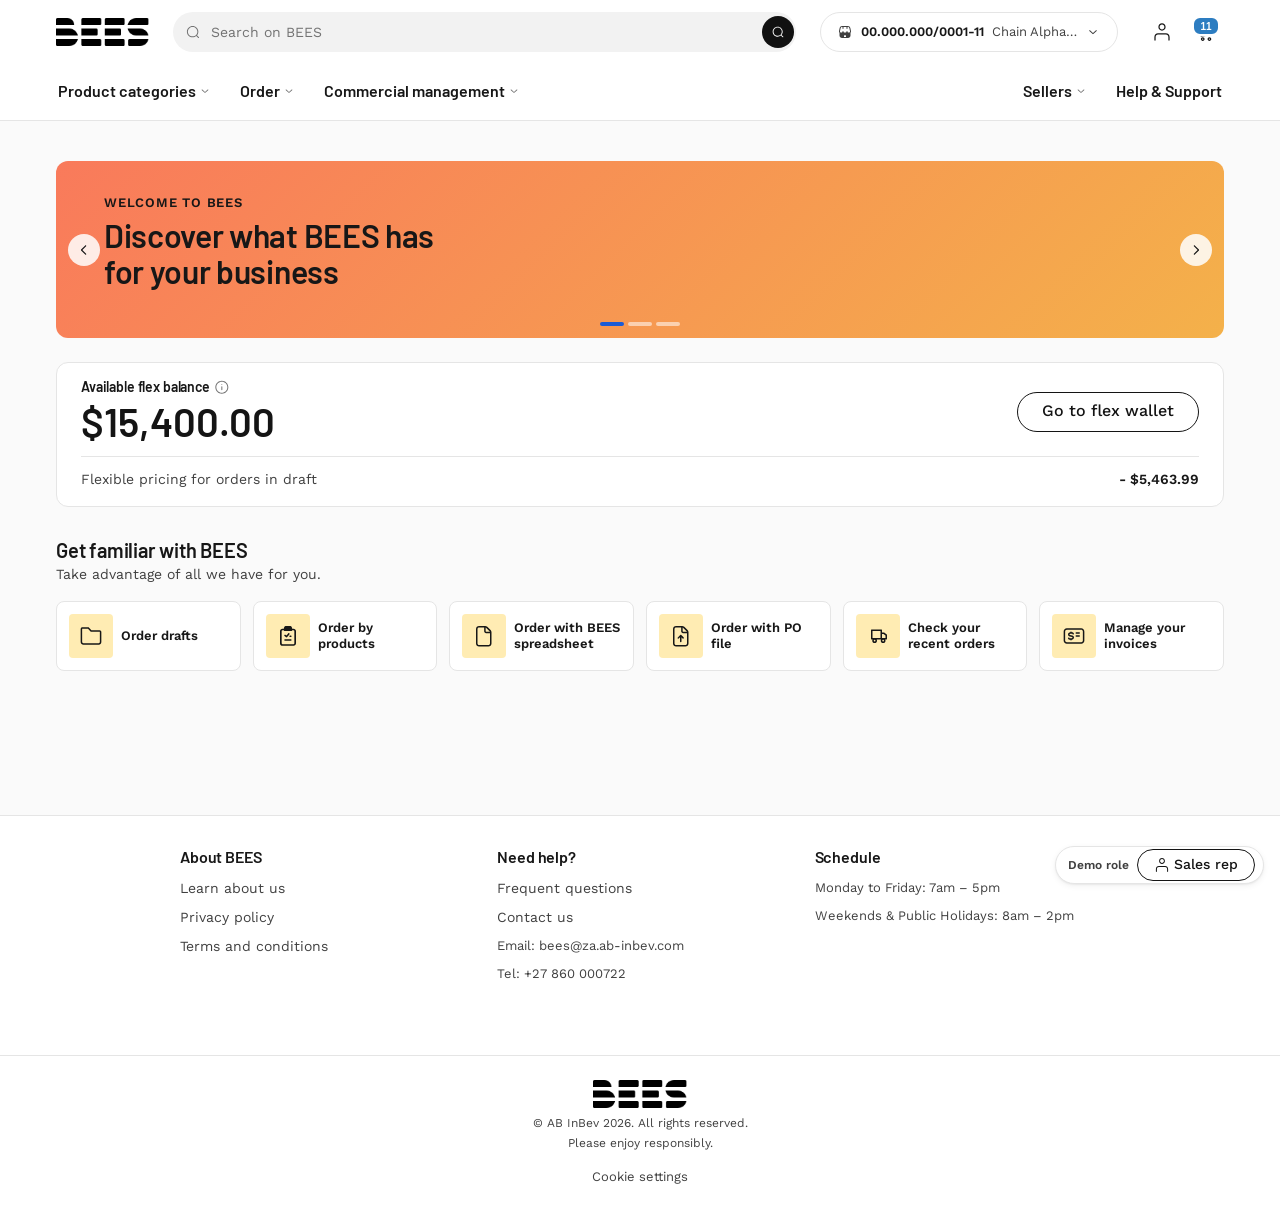
<file: flex-discounts-review/index.html>
<!doctype html>
<html lang="en">
<head>
  <meta charset="utf-8" />
  <meta name="viewport" content="width=device-width,initial-scale=1" />
  <title>Flex Full Flow Review — Prototype</title>
  <link rel="stylesheet" href="../_shared/hexa-tokens.css" />
  <link rel="stylesheet" href="../_shared/hexa-components.css" />
  <link rel="stylesheet" href="styles.css" />
  <script src="../_shared/hexa.js" defer></script>
  <script src="data.js"></script>
  <script
    src="../_shared/hypothesis-tracker.js"
    data-prototype-id="flex-discounts-review"
    data-hypothesis="Bringing the full flex-pricing flow into BEES Link (eliminating the BEES One detour) increases sales-rep adoption of flex pricing and reduces median time-to-approved-quote, without sacrificing pricing-edit precision."
    data-variant="A"></script>
</head>
<body>

  <!-- ================================================================
       BEES Top bar — two rows (primary + secondary nav).
       Secondary nav has an "Order" dropdown with two destinations:
         · Order by PO file
         · Order drafts   (sales-rep only)
       ================================================================ -->
  <header class="bees-topbar">
    <div class="bees-topbar-row bees-topbar-row--primary">
      <a class="bees-logo" href="#home" aria-label="BEES home" data-track="nav-logo">
        <img src="../_shared/bees-logo.png" alt="BEES" />
      </a>
      <div class="bees-search">
        <hexa-icon name="SearchIcon"></hexa-icon>
        <input type="search" placeholder="Search on BEES" data-track="topbar-search" aria-label="Search on BEES" />
        <button class="bees-search-go" aria-label="Search" data-track="topbar-search-submit"><hexa-icon name="SearchIcon"></hexa-icon></button>
      </div>
      <div class="bees-account">
        <hexa-icon name="StoreIcon"></hexa-icon>
        <span class="bees-account-id">00.000.000/0001-11</span>
        <span class="bees-account-name">Chain Alpha…</span>
        <hexa-icon name="ChevronDownIcon"></hexa-icon>
      </div>
      <div class="bees-topbar-actions">
        <button class="bees-icon-btn" aria-label="Account" data-track="topbar-account"><hexa-icon name="UserIcon"></hexa-icon></button>
        <button class="bees-icon-btn" aria-label="Cart" data-track="topbar-cart" onclick="location.hash='#cart'">
          <hexa-icon name="CartIcon"></hexa-icon>
          <span class="bees-icon-badge" id="cartBadge">11</span>
        </button>
      </div>
    </div>
    <nav class="bees-topbar-row bees-topbar-row--secondary" aria-label="Primary">
      <div class="bees-nav-left">
        <a href="#" data-track="nav-categories" class="bees-nav-link">Product categories <hexa-icon name="ChevronDownIcon"></hexa-icon></a>

        <div class="bees-nav-dropdown" id="orderDropdown">
          <button type="button" class="bees-nav-link bees-nav-link--has-menu" data-track="nav-order" onclick="toggleNav('orderDropdown', event)" aria-haspopup="true" aria-expanded="false">
            Order <hexa-icon name="ChevronDownIcon"></hexa-icon>
          </button>
          <div class="bees-nav-menu" role="menu">
            <a href="#drafts" class="bees-nav-menu-item" data-track="nav-order-drafts" role="menuitem" onclick="closeNav()">Order drafts</a>
            <a href="#" class="bees-nav-menu-item" data-track="nav-order-products" role="menuitem" onclick="closeNav()">Order by products</a>
            <a href="#po-upload" class="bees-nav-menu-item" data-track="nav-order-po" role="menuitem" onclick="closeNav()">Order by PO file</a>
            <a href="#" class="bees-nav-menu-item" data-track="nav-order-spreadsheet" role="menuitem" onclick="closeNav()">Order by BEES spreadsheet</a>
            <a href="#" class="bees-nav-menu-item" data-track="nav-order-history" role="menuitem" onclick="closeNav()">Order history</a>
          </div>
        </div>

        <a href="#" data-track="nav-commercial" class="bees-nav-link">Commercial management <hexa-icon name="ChevronDownIcon"></hexa-icon></a>
      </div>
      <div class="bees-nav-right">
        <a href="#" data-track="nav-sellers" class="bees-nav-link">Sellers <hexa-icon name="ChevronDownIcon"></hexa-icon></a>
        <a href="#" data-track="nav-help" class="bees-nav-link">Help &amp; Support</a>
      </div>
    </nav>
  </header>

  <main class="app-shell">

    <!-- ============================================================
         SCREEN 0 — BEES Home (entry point of the prototype).
         Mirrors the BEES Link homepage: hero promo banner, the flex
         balance card with a CTA into the wallet, and a "Get familiar
         with BEES" quick-action grid. The active path for this
         hypothesis is the "Order with PO file" card.
         ============================================================ -->
    <section id="home" data-screen>
      <!-- Hero promo banner (decorative; static carousel chrome only) -->
      <div class="home-hero" role="region" aria-label="Promotional banner">
        <button class="home-hero-arrow home-hero-arrow--prev" aria-label="Previous slide" data-track="home-hero-prev">
          <hexa-icon name="ChevronLeftIcon"></hexa-icon>
        </button>
        <div class="home-hero-slide">
          <div class="home-hero-copy">
            <p class="home-hero-eyebrow">Welcome to BEES</p>
            <h2 class="home-hero-title">Discover what BEES has<br />for your business</h2>
          </div>
        </div>
        <button class="home-hero-arrow home-hero-arrow--next" aria-label="Next slide" data-track="home-hero-next">
          <hexa-icon name="ChevronRightIcon"></hexa-icon>
        </button>
        <div class="home-hero-dots" aria-hidden="true">
          <span class="home-hero-dot is-active"></span>
          <span class="home-hero-dot"></span>
          <span class="home-hero-dot"></span>
        </div>
      </div>

      <!-- Flex balance card — anchors the home view + introduces the wallet CTA -->
      <section class="home-flex-card" aria-labelledby="homeFlexTitle">
        <div class="home-flex-row home-flex-row--head">
          <div class="home-flex-head">
            <h3 id="homeFlexTitle" class="home-flex-title">
              Available flex balance
              <span class="home-flex-info" aria-label="What is the flex balance?"><hexa-icon name="InfoIcon"></hexa-icon></span>
            </h3>
            <div class="home-flex-amount" id="homeFlexAvailable">$15,400.00</div>
          </div>
            <a href="#drafts" class="hexa-btn hexa-btn--secondary home-flex-cta" data-track="home-flex-wallet-cta" onclick="goToDraftsTab('wallet', event)">
              Go to flex wallet
            </a>
        </div>
        <dl class="home-flex-rows">
          <div class="home-flex-line">
            <dt>Flexible pricing for orders in draft</dt>
            <dd class="text-status-success" id="homeFlexForDrafts">- $5,463.99</dd>
          </div>
        </dl>
      </section>

      <!-- "Get familiar with BEES" quick-action grid — Order with PO file is the live path -->
      <section class="home-quick" aria-labelledby="homeQuickTitle">
        <h3 id="homeQuickTitle" class="home-quick-title">Get familiar with BEES</h3>
        <p class="home-quick-lede">Take advantage of all we have for you.</p>
        <div class="home-quick-grid">
          <a href="#drafts" class="home-quick-card" data-track="home-card-drafts">
            <span class="home-quick-icon" aria-hidden="true"><hexa-icon name="FolderIcon"></hexa-icon></span>
            <span class="home-quick-label">Order drafts</span>
          </a>
          <a href="#" class="home-quick-card" data-track="home-card-by-products">
            <span class="home-quick-icon" aria-hidden="true"><hexa-icon name="ClipboardIcon"></hexa-icon></span>
            <span class="home-quick-label">Order by products</span>
          </a>
          <a href="#" class="home-quick-card" data-track="home-card-by-spreadsheet">
            <span class="home-quick-icon" aria-hidden="true"><hexa-icon name="FileIcon"></hexa-icon></span>
            <span class="home-quick-label">Order with BEES spreadsheet</span>
          </a>
          <a href="#po-upload" class="home-quick-card" data-track="home-card-by-po">
            <span class="home-quick-icon" aria-hidden="true"><hexa-icon name="UploadFileIcon"></hexa-icon></span>
            <span class="home-quick-label">Order with PO file</span>
          </a>
          <a href="#" class="home-quick-card" data-track="home-card-recent">
            <span class="home-quick-icon" aria-hidden="true"><hexa-icon name="TruckIcon"></hexa-icon></span>
            <span class="home-quick-label">Check your recent orders</span>
          </a>
          <a href="#" class="home-quick-card" data-track="home-card-invoices">
            <span class="home-quick-icon" aria-hidden="true"><hexa-icon name="InvoiceIcon"></hexa-icon></span>
            <span class="home-quick-label">Manage your invoices</span>
          </a>
        </div>
      </section>

    </section>

    <!-- ============================================================
         SCREEN 1 — PO Upload (simplified wizard entry)
         ============================================================ -->
    <section id="po-upload" data-screen hidden>
      <h1 class="page-title">Order by PO file</h1>
      <p class="page-lede">Place orders with purchase order files. Once they are processed, products will be added to your truck.</p>

      <ol class="step-indicator" aria-label="Upload steps">
        <li class="step is-active"><span class="step-dot">1</span><span class="step-label">File upload</span></li>
        <li class="step"><span class="step-dot"></span><span class="step-label">File analysis</span></li>
        <li class="step"><span class="step-dot"></span><span class="step-label">Product review</span></li>
        <li class="step"><span class="step-dot"></span><span class="step-label">Preferred sellers</span></li>
        <li class="step"><span class="step-dot"></span><span class="step-label">Catalog review</span></li>
      </ol>

      <div class="po-section">
        <h2 class="po-section-title">File upload</h2>
        <p class="po-section-sub">You can upload up to 30 files.</p>

        <label class="dropzone" data-track="po-dropzone">
          <input type="file" hidden multiple accept=".doc,.docx,.xls,.xlsx,.csv,.pdf" />
          <hexa-icon name="UploadIcon"></hexa-icon>
          <div class="dropzone-text">
            <strong>Drag your file(s) here or <span class="dropzone-browse">Browse</span></strong>
            <span class="text-body-sm text-fg-neutral-tertiary">We support only DOC, DOCX, XLS, XLSX, CSV, or PDF files. Maximum size of 20MB per file.</span>
          </div>
        </label>

        <h3 class="po-uploaded-title">Uploaded files</h3>
        <div class="po-uploaded-empty">
          <hexa-illustration name="EmptyBox"></hexa-illustration>
          <strong>No files</strong>
          <span class="text-body-sm text-fg-neutral-tertiary">Uploaded files will be displayed in this section.</span>
        </div>
      </div>

      <div class="po-actions">
        <button class="hexa-btn hexa-btn--primary hexa-btn--lg" data-track="cta-po-continue" onclick="continueFromPo()">
          Continue
          <hexa-icon name="ArrowRightIcon"></hexa-icon>
        </button>
      </div>
    </section>

    <!-- ============================================================
         SCREEN 2 — Cart with "Save as draft"
         ============================================================ -->
    <section id="cart" data-screen hidden>
      <div class="cart-tabs">
        <button class="page-tab" aria-selected="true" data-track="cart-tab-truck">Truck</button>
        <button class="page-tab" data-track="cart-tab-unavailable">
          Unavailable products <span class="tab-badge">228</span>
        </button>
      </div>

      <div class="cart-layout">
        <!-- LEFT: per-store list ----------------------------- -->
        <div class="cart-stores" id="cartStores"></div>

        <!-- RIGHT: order summary ----------------------------- -->
        <aside class="cart-summary" id="cartSummary"></aside>
      </div>
    </section>

    <!-- ============================================================
         SCREEN 3 / 4 — Order Draft (DRAFT, PENDING, APPROVED)
         ============================================================ -->
    <section id="order-draft" data-screen hidden>
      <div class="draft-page-head">
        <div class="draft-title-row">
          <h1 class="page-title">
            <span id="draftChainName">Chain Alpha</span>
            <span id="draftStatusPill" class="status-pill is-neutral">Draft</span>
          </h1>
          <button
            type="button"
            id="paymentSaveBtn"
            class="hexa-btn hexa-btn--primary draft-head-cta"
            data-track="cta-payment-save-changes"
            onclick="onPaymentSave()"
            disabled
            hidden>
            Save changes
          </button>
        </div>

        <div class="draft-meta-row" id="draftMetaRow"></div>

        <div id="draftApproverBanner" hidden></div>
      </div>

      <!-- Payment-method picker — shown after Save-as-draft, before products.
           Hidden once the rep commits a method via Save changes. -->
      <section id="paymentStep" class="payment-step" hidden aria-labelledby="paymentStepDesc">
        <p id="paymentStepDesc" class="payment-step-lede">
          Select a payment method for this quote. Product prices may change
          depending on the selected method.
        </p>
        <div id="paymentList" class="payment-list" role="radiogroup" aria-label="Payment method"></div>
      </section>

      <div class="draft-layout" id="draftLayout">
        <!-- LEFT: instructions + filters + table -------------------- -->
        <div class="draft-main">

          <p class="draft-instructions">
            To edit product prices, enter a flex % and click Apply (or edit a row).
            Use - before the number for discount. The summary updates as you edit.
          </p>

          <div class="draft-toolbar">
            <div class="draft-search">
              <span class="hexa-input-wrap draft-search-wrap">
                <hexa-icon name="SearchIcon"></hexa-icon>
                <input class="hexa-input draft-search-input" placeholder="Search by product name, EAN" data-track="cta-draft-search" />
              </span>
            </div>
            <button type="button" class="filter-toggle filter-toggle--stores" data-track="cta-draft-store-filter">
              All stores
              <hexa-icon name="ChevronDownIcon"></hexa-icon>
            </button>
            <button type="button" class="hexa-btn hexa-btn--secondary hexa-btn--sm" data-track="cta-draft-spreadsheet-open" onclick="openSpreadsheetModal()">
              Apply discounts via spreadsheet
            </button>
          </div>

          <!-- Bulk actions — always visible; Apply / Delete require a selection. -->
          <div class="draft-table-shell">
            <div class="bulk-bar" id="bulkBar" role="region" aria-label="Bulk actions">
              <span class="bulk-bar-count" id="bulkBarCount">0 selected</span>
              <button type="button" class="bulk-bar-cancel" data-track="bulk-clear" onclick="clearSelection()">Cancel</button>
              <span class="bulk-bar-spacer"></span>
              <div class="bulk-apply">
                <label class="bulk-apply-label" for="bulkPct">Apply flex price %</label>
                <span class="hexa-input-wrap bulk-pct-wrap">
                  <input class="hexa-input" id="bulkPct" type="text" inputmode="decimal" value="" aria-label="Flex price percentage for selected products" />
                  <span class="hexa-input-suffix">%</span>
                </span>
                <button type="button" class="hexa-btn hexa-btn--secondary hexa-btn--sm" id="bulkApplyBtn" data-track="cta-flex-bulk-apply" disabled>Apply</button>
              </div>
              <button type="button" class="row-action" id="bulkDeleteBtn" aria-label="Delete selected products" data-track="cta-flex-bulk-delete" onclick="bulkDelete()" disabled>
                <hexa-icon name="TrashIcon"></hexa-icon>
              </button>
            </div>

            <!-- Products table — header + rows rendered by JS -->
            <div class="draft-table" id="draftTable" role="table" aria-label="Order draft products"></div>
          </div>

          <!-- Pagination -->
          <div class="pagination">
            <span class="meta">1 - 10 of 28</span>
            <div class="pages">
              <button class="page-btn" data-track="draft-page-first" disabled><hexa-icon name="ChevronLeftIcon"></hexa-icon></button>
              <button class="page-btn" data-track="draft-page-prev" disabled><hexa-icon name="ChevronLeftIcon"></hexa-icon></button>
              <button class="page-btn is-current" data-track="draft-page-1">1</button>
              <button class="page-btn" data-track="draft-page-2">2</button>
              <button class="page-btn" data-track="draft-page-3">3</button>
              <button class="page-btn" data-track="draft-page-next"><hexa-icon name="ChevronRightIcon"></hexa-icon></button>
              <button class="page-btn" data-track="draft-page-last"><hexa-icon name="ChevronRightIcon"></hexa-icon></button>
            </div>
          </div>
        </div>

        <!-- RIGHT: cart summary + Available flex balance card -->
        <aside class="draft-sidebar" id="draftSidebar"></aside>
      </div>
    </section>

    <!-- ============================================================
         SCREEN 5 — Order drafts hub
         ============================================================ -->
    <section id="drafts" data-screen hidden>
      <div class="drafts-head">
        <div>
          <h1 class="page-title">Order drafts</h1>
        </div>
        <div class="drafts-head-actions">
          <button class="hexa-btn hexa-btn--secondary" data-track="cta-drafts-download-report">
            <hexa-icon name="DownloadIcon"></hexa-icon>
            Download report
          </button>
          <button class="hexa-btn hexa-btn--primary" data-track="cta-drafts-create-new" onclick="createNewDraftFromHub()">
            Create new
          </button>
        </div>
      </div>

      <div class="drafts-overview">
        <!-- Card 1: Available flex balance -->
        <article class="hexa-card overview-card">
          <div class="overview-card-title">Available flex balance</div>
          <div class="overview-card-value" id="hubFlexAvailable">$15,400.00</div>
          <hr class="overview-divider" />
          <div class="overview-card-row">
            <span class="overview-row-label">After adjustments to draft orders</span>
            <span class="overview-row-value" id="hubFlexAfterDraft">$9,542.03</span>
          </div>
        </article>

        <!-- Card 2: Total discounts -->
        <article class="hexa-card overview-card">
          <div class="overview-card-title">Total discounts</div>
          <div class="overview-card-value overview-card-value--discount" id="hubDiscountsTotal">-$1,218.47</div>
          <p class="overview-card-desc">Debited from flex balance when orders are placed.</p>
          <hr class="overview-divider" />
          <div class="overview-card-row">
            <span class="overview-row-label">
              Draft orders
              <span class="overview-tooltip-wrap overview-tooltip-wrap--wide" data-tooltip="Sum of all orders, including those under approval">
                <hexa-icon name="InfoIcon" class="overview-info-icon"></hexa-icon>
              </span>
            </span>
            <span class="overview-row-value overview-row-value--discount" id="hubDiscountsDraft">-$363.54</span>
          </div>
        </article>

        <!-- Card 3: Total price increases -->
        <article class="hexa-card overview-card">
          <div class="overview-card-title">Total price increases</div>
          <div class="overview-card-value overview-card-value--increase" id="hubIncreasesTotal">+$490.00</div>
          <p class="overview-card-desc">Credited to flex balance after delivery. Subject to approval.</p>
          <hr class="overview-divider" />
          <div class="overview-card-row">
            <span class="overview-row-label">
              Draft orders
              <span class="overview-tooltip-wrap overview-tooltip-wrap--wide" data-tooltip="Sum of all orders, including those under approval">
                <hexa-icon name="InfoIcon" class="overview-info-icon"></hexa-icon>
              </span>
            </span>
            <span class="overview-row-value overview-row-value--increase" id="hubIncreasesDraft">+$150.00</span>
          </div>
        </article>
      </div>

      <!-- Tab navigation -->
      <div class="drafts-tab-nav">
        <button class="drafts-tab-btn is-active" data-tab="orders" onclick="switchDraftsTab('orders')" data-track="cta-drafts-tab-orders">Order drafts</button>
        <button class="drafts-tab-btn" data-tab="wallet" onclick="switchDraftsTab('wallet')" data-track="cta-drafts-tab-wallet">Flex wallet</button>
      </div>

      <!-- Tab 1: Order drafts table -->
      <div id="draftsTabOrders" class="drafts-tab-pane">
        <div class="drafts-filter">
          <button class="filter-toggle" data-track="cta-drafts-filter">
            Filter
            <hexa-icon name="ChevronDownIcon"></hexa-icon>
          </button>
          <span class="hexa-input-wrap drafts-search">
            <hexa-icon name="SearchIcon"></hexa-icon>
            <input class="hexa-input" placeholder="Search by CNPJ or chain name" data-track="cta-drafts-search" />
          </span>
        </div>

        <div class="drafts-table">
          <div class="drafts-row drafts-row--head">
            <div class="cell">Order draft name</div>
            <div class="cell">Created on</div>
            <div class="cell">Stores</div>
            <div class="cell">Price adjustments</div>
            <div class="cell">Final price</div>
            <div class="cell">Status</div>
            <div class="cell cell-action">Actions</div>
          </div>
          <div id="draftsRows"></div>
          <div class="pagination">
            <span class="meta">1 - 25 of 50</span>
            <div class="pages">
              <button class="page-btn" data-track="drafts-page-first" disabled><hexa-icon name="ChevronLeftIcon"></hexa-icon></button>
              <button class="page-btn" data-track="drafts-page-prev" disabled><hexa-icon name="ChevronLeftIcon"></hexa-icon></button>
              <button class="page-btn is-current" data-track="drafts-page-1">1</button>
              <button class="page-btn" data-track="drafts-page-2">2</button>
              <button class="page-btn" data-track="drafts-page-3">3</button>
              <button class="page-btn" data-track="drafts-page-4">4</button>
              <button class="page-btn" data-track="drafts-page-5">5</button>
              <button class="page-btn" data-track="drafts-page-next"><hexa-icon name="ChevronRightIcon"></hexa-icon></button>
              <button class="page-btn" data-track="drafts-page-last"><hexa-icon name="ChevronRightIcon"></hexa-icon></button>
            </div>
          </div>
        </div>
      </div>

      <!-- Tab 2: Flex wallet (table only, overview comes from the cards above) -->
      <div id="draftsTabWallet" class="drafts-tab-pane" hidden>
        <div class="drafts-filter">
          <div class="wallet-chips">
            <button class="wallet-chip is-active" data-track="cta-wallet-filter" data-filter="all" onclick="setWalletFilter('all', event)">All</button>
            <button class="wallet-chip" data-track="cta-wallet-filter" data-filter="committed" onclick="setWalletFilter('committed', event)">Committed</button>
            <button class="wallet-chip" data-track="cta-wallet-filter" data-filter="released" onclick="setWalletFilter('released', event)">Released</button>
          </div>
        </div>

        <div class="drafts-table">
          <div class="drafts-row drafts-row--head drafts-row--wallet">
            <div class="cell">Order name</div>
            <div class="cell">Order date</div>
            <div class="cell">Amount</div>
            <div class="cell">Status</div>
          </div>
          <div id="walletRowsInTab"></div>
        </div>
      </div>

    </section>

    <!-- ============================================================
         SCREEN — Flex wallet (per-draft ins and outs vs. balance)
         ============================================================ -->
    <section id="wallet" data-screen hidden>
      <div class="drafts-head">
        <div>
          <h1 class="page-title">Flex wallet</h1>
          <p class="page-lede">See how every draft moves the available balance — what's committed, what's locked, what's been consumed, and what came back.</p>
        </div>
        <div class="drafts-head-actions">
          <button class="hexa-btn hexa-btn--secondary" data-track="cta-wallet-export">
            <hexa-icon name="DownloadIcon"></hexa-icon>
            Export ledger
          </button>
        </div>
      </div>

      <article class="hexa-card wallet-hero">
        <div class="wallet-hero-main">
          <div class="flex-hero-label">
            Available flex balance
            <hexa-icon name="InfoIcon"></hexa-icon>
          </div>
          <div class="flex-hero-value" id="walletAvailable">$0.00</div>
        </div>
        <div class="wallet-hero-grid">
          <div class="wallet-stat">
            <span class="wallet-stat-tag wallet-stat-tag--committed">Committed</span>
            <strong id="walletCommitted">$0.00</strong>
            <span class="wallet-stat-sub">In drafts you can still edit or release.</span>
          </div>
          <div class="wallet-stat">
            <span class="wallet-stat-tag wallet-stat-tag--active">Active</span>
            <strong id="walletActive">$0.00</strong>
            <span class="wallet-stat-sub">Approved drafts awaiting fulfilment.</span>
          </div>
          <div class="wallet-stat">
            <span class="wallet-stat-tag wallet-stat-tag--consumed">Consumed</span>
            <strong id="walletConsumed">$0.00</strong>
            <span class="wallet-stat-sub">Permanently spent on completed orders.</span>
          </div>
          <div class="wallet-stat">
            <span class="wallet-stat-tag wallet-stat-tag--released">Released</span>
            <strong id="walletReleased" class="text-status-success">+$0.00</strong>
            <span class="wallet-stat-sub">Returned to available — rejected or expired.</span>
          </div>
        </div>
      </article>

      <div class="wallet-filters" role="tablist" aria-label="Filter movements">
        <button class="wallet-chip is-active" data-track="cta-wallet-filter" data-filter="all" onclick="setWalletFilter('all', event)">All</button>
        <button class="wallet-chip" data-track="cta-wallet-filter" data-filter="committed" onclick="setWalletFilter('committed', event)">Committed</button>
        <button class="wallet-chip" data-track="cta-wallet-filter" data-filter="active" onclick="setWalletFilter('active', event)">Active</button>
        <button class="wallet-chip" data-track="cta-wallet-filter" data-filter="consumed" onclick="setWalletFilter('consumed', event)">Consumed</button>
        <button class="wallet-chip" data-track="cta-wallet-filter" data-filter="released" onclick="setWalletFilter('released', event)">Released</button>
      </div>

      <div class="wallet-table">
        <div class="wallet-row wallet-row--head">
          <div class="cell">Date</div>
          <div class="cell">Draft #</div>
          <div class="cell">Chain</div>
          <div class="cell">Status</div>
          <div class="cell">Movement</div>
          <div class="cell cell-num">Amount</div>
        </div>
        <div id="walletRows"></div>
        <div class="wallet-empty" id="walletEmpty" hidden>
          <hexa-illustration name="EmptyBox"></hexa-illustration>
          <strong>No movements in this view</strong>
          <span class="text-body-sm text-fg-neutral-tertiary">Try a different filter.</span>
        </div>
      </div>
    </section>

    <!-- ============================================================
         SCREEN 6 — Confirmation stub
         ============================================================ -->
    <section id="order-confirmation" data-screen hidden>
      <div class="confirmation">
        <hexa-illustration name="EmptyBox"></hexa-illustration>
        <h2 id="confirmationTitle">3 of 3 orders placed!</h2>
        <p class="text-body-md text-fg-neutral-secondary">Your sellers have been notified. You can track delivery from Order history.</p>
        <div class="confirmation-actions">
          <button class="hexa-btn hexa-btn--primary" data-track="cta-confirmation-drafts" onclick="location.hash='#drafts'">Go to drafts</button>
          <button class="hexa-btn hexa-btn--secondary" data-track="cta-confirmation-new" onclick="location.hash='#po-upload'">Start a new order</button>
        </div>
      </div>
    </section>

    <!-- ================================================================
         MODAL — Save as draft (name your cart)
         Triggered from the cart's "Save as draft" sales-rep CTA.
         ============================================================ -->
    <dialog id="saveDraftModal" class="hexa-dialog save-draft-modal" aria-labelledby="saveDraftTitle">
      <form method="dialog" onsubmit="event.preventDefault(); confirmSaveAsDraft();" class="save-draft-form">
        <div class="hexa-dialog-header">
          <h2 id="saveDraftTitle" class="save-draft-title">Save as draft</h2>
        </div>
        <div class="hexa-dialog-body">
          <p class="save-draft-desc">
            This cart will be saved as a draft so you can edit prices.
            Name this cart for easy access later.
          </p>
          <label class="save-draft-label" for="saveDraftName">
            Cart name <span class="save-draft-required" aria-hidden="true">*</span>
          </label>
          <div class="hexa-input-wrap" id="saveDraftNameWrap">
            <input
              id="saveDraftName"
              class="hexa-input"
              type="text"
              maxlength="80"
              required
              aria-required="true"
              aria-describedby="saveDraftNameError"
              placeholder="E.g.: South-zone stores order — Jan/2026"
              autocomplete="off"
              data-track="modal-save-draft-name"
              oninput="onSaveDraftNameInput()"
            />
          </div>
          <p id="saveDraftNameError" class="save-draft-error" hidden>
            Add a name before continuing.
          </p>
        </div>
        <div class="hexa-dialog-footer save-draft-footer">
          <button type="button" class="hexa-btn hexa-btn--secondary" data-track="cta-save-draft-cancel" onclick="cancelSaveAsDraft()">
            Cancel
          </button>
          <button type="submit" id="saveDraftContinue" class="hexa-btn hexa-btn--primary" data-track="cta-save-draft-continue" disabled>
            Continue
          </button>
        </div>
      </form>
    </dialog>

    <!-- ================================================================
         MODAL — Apply discounts via spreadsheet
         ============================================================ -->
    <dialog id="spreadsheetModal" class="hexa-dialog spreadsheet-modal" aria-labelledby="spreadsheetModalTitle">
      <form method="dialog" class="spreadsheet-modal-form" onsubmit="event.preventDefault(); closeSpreadsheetModal();">
        <div class="hexa-dialog-header">
          <h2 id="spreadsheetModalTitle" class="spreadsheet-modal-title">Apply discounts via spreadsheet</h2>
          <button type="button" class="hexa-dialog-close" aria-label="Close" onclick="closeSpreadsheetModal()">
            <hexa-icon name="CloseIcon"></hexa-icon>
          </button>
        </div>
        <div class="hexa-dialog-body">
          <p class="spreadsheet-modal-desc">
            Download the product table, fill in flex prices and new prices per store, then upload the file to apply changes to this draft.
          </p>
          <button type="button" class="hexa-btn hexa-btn--secondary" data-track="cta-draft-spreadsheet-download" onclick="downloadSpreadsheetTemplate()">
            <hexa-icon name="DownloadIcon"></hexa-icon>
            Download product table
          </button>
          <label class="dropzone spreadsheet-dropzone" data-track="cta-draft-spreadsheet-upload">
            <input type="file" hidden accept=".xls,.xlsx,.csv" onchange="onSpreadsheetFileChosen(this)" />
            <hexa-icon name="UploadIcon"></hexa-icon>
            <div class="dropzone-text">
              <strong>Drag your file here or <span class="dropzone-browse">Browse</span></strong>
              <span class="text-body-sm text-fg-neutral-tertiary">XLS, XLSX, or CSV. Maximum size 20MB.</span>
            </div>
          </label>
          <p id="spreadsheetFileName" class="spreadsheet-file-name" hidden></p>
        </div>
        <div class="hexa-dialog-footer spreadsheet-modal-footer">
          <button type="button" class="hexa-btn hexa-btn--secondary" data-track="cta-draft-spreadsheet-cancel" onclick="closeSpreadsheetModal()">
            Cancel
          </button>
          <button type="submit" class="hexa-btn hexa-btn--primary" data-track="cta-draft-spreadsheet-apply">
            Apply file
          </button>
        </div>
      </form>
    </dialog>

  </main>

  <!-- ================================================================
       BEES Footer
       ================================================================ -->
  <footer class="bees-footer">
    <div class="bees-footer-cols">
      <div>
        <h4>About BEES</h4>
        <a href="#" data-track="footer-learn">Learn about us</a>
        <a href="#" data-track="footer-privacy">Privacy policy</a>
        <a href="#" data-track="footer-terms">Terms and conditions</a>
      </div>
      <div>
        <h4>Need help?</h4>
        <a href="#" data-track="footer-faq">Frequent questions</a>
        <a href="#" data-track="footer-contact">Contact us</a>
        <span class="bees-footer-static">Email: bees@za.ab-inbev.com</span>
        <span class="bees-footer-static">Tel: +27 860 000722</span>
      </div>
      <div>
        <h4>Schedule</h4>
        <span class="bees-footer-static">Monday to Friday: 7am – 5pm</span>
        <span class="bees-footer-static">Weekends &amp; Public Holidays: 8am – 2pm</span>
      </div>
    </div>
    <div class="bees-footer-brand">
      <img class="bees-footer-logo" src="../_shared/bees-logo.png" alt="BEES" />
      <p class="bees-footer-copy">© AB InBev 2026. All rights reserved.<br/>Please enjoy responsibly.</p>
      <a href="#" class="bees-footer-cookie" data-track="footer-cookies">Cookie settings</a>
    </div>
  </footer>

  <!-- ================================================================
       Dev role toggle — pinned bottom-right. Persists in localStorage.
       Used to demo the visibility-by-role logic. Excluded from primary
       metrics in HYPOTHESIS.md.
       ================================================================ -->
  <div class="dev-role-toggle">
    <span class="dev-role-label">Demo role</span>
    <button class="hexa-btn hexa-btn--secondary hexa-btn--sm"
            id="roleToggleBtn"
            data-track="cta-cart-role-toggle"
            onclick="toggleRole()">
      <hexa-icon name="UserIcon"></hexa-icon>
      <span id="roleToggleLabel">Sales rep</span>
    </button>
  </div>

  <!-- ================================================================
       APP SCRIPT
       ================================================================ -->
  <script>
  // ============================================================
  // STATE
  // ============================================================
  const D = window.FLEX_DATA;

  /** Build product table rows from catalogue data. Truck/cart drafts start with qty only. */
  function buildDraftRows({ prefillPricing = true } = {}) {
    const rows = D.DRAFT_PRODUCTS.map(p => ({
      ...p,
      stores: p.stores.map(s => {
        const base = { ...s, qtyInput: String(s.qty), selected: false };
        if (prefillPricing) {
          return {
            ...base,
            flexSigned: -Math.abs(s.flexPct),
            flexInput: '-' + s.flexPct,
            newPriceInput: s.newPrice.toFixed(2),
          };
        }
        return {
          ...base,
          flexPct: 0,
          flexSigned: 0,
          flexValue: 0,
          flexInput: '',
          newPrice: p.currentPrice,
          newPriceInput: '',
          flexError: false,
        };
      }),
      expanded: false,
      flexError: false,
      selected: false,
    }));
    rows.forEach(p => {
      const flexPcts = p.stores.map(s => {
        const t = String(s.flexInput).trim();
        if (!t) return 0;
        return (t.startsWith('-') ? -1 : 1) * Math.abs(s.flexPct);
      });
      const newPrices = p.stores.map(s => s.newPrice);
      p.qty = p.stores.reduce((sum, s) => sum + s.qty, 0);
      p.total = p.stores.reduce((sum, s) => sum + s.qty * s.newPrice, 0);
      p.flexRange = { min: Math.min(...flexPcts), max: Math.max(...flexPcts) };
      p.newPriceRange = { min: Math.min(...newPrices), max: Math.max(...newPrices) };
      p.hasVariation = p.flexRange.min !== p.flexRange.max
        || p.newPriceRange.min !== p.newPriceRange.max;
    });
    return rows;
  }

  /** App state — every interaction mutates this and re-renders. */
  const state = {
    role: localStorage.getItem('flex_userRole') || 'sales-rep',  // 'sales-rep' | 'retailer'
    flexUnit: 'pct',                  // legacy — only 'pct' is used now
    grouping: 'products',             // legacy
    rows: buildDraftRows({ prefillPricing: true }),
    selectedCount: 0,
    /** Draft lifecycle for Screen 3 → 4:
     *    'DRAFT'    → editable, Send for approval
     *    'PENDING'  → after click → 3s sim → APPROVED
     *    'APPROVED' → locked, Place order, banner */
    draftStatus: 'DRAFT',
    /** User-given name for the current draft, captured by the
     *  Save-as-draft modal triggered from the cart. Empty string means
     *  the user opted not to name it (still allowed). */
    draftName: '',
    /** Payment method id committed for the current draft.
     *    null   → first time on the draft; show the payment-method
     *             picker step before any products are revealed.
     *    string → method id from D.PAYMENT_METHODS; show the products. */
    paymentMethod: null,
    /** Tentative pick inside the payment step. */
    paymentPick: null,
    /** Table has unsaved edits (tracking only). */
    editsDirty: false,
    firstRowEditFired: false,         // for cta-flex-row-edit (once per session)
    bulkApplied: 0,
    /** How the user arrived at the cart — drives whether flex-pricing
     *  results (tags + applied totals) are visible on cart.
     *    'po'    → PO upload flow: no flex info yet, user can Save as draft.
     *    'draft' → from an approved draft sent to truck: show flex applied. */
    cartSource: 'po',
    /** 'truck' = saved from cart (flex/new price empty until rep fills in).
     *  'existing' = opened from drafts hub / wallet (catalogue flex prefilled). */
    draftEntrySource: 'existing',
  };

  // ============================================================
  // ROLE TOGGLE
  // ============================================================
  function applyRoleVisibility() {
    const isSr = state.role === 'sales-rep';
    document.body.classList.toggle('is-sales-rep', isSr);
    document.body.classList.toggle('is-retailer', !isSr);
    document.getElementById('roleToggleLabel').textContent = isSr ? 'Sales rep' : 'Retailer';
  }
  function toggleRole() {
    state.role = state.role === 'sales-rep' ? 'retailer' : 'sales-rep';
    localStorage.setItem('flex_userRole', state.role);
    applyRoleVisibility();
    HT.track('role_toggled', { role: state.role });
    // Re-render cart so the Save-as-draft button appears/disappears live
    renderCart();
  }
  applyRoleVisibility();

  // ============================================================
  // BEES TOPBAR NAV DROPDOWN
  // ============================================================
  function toggleNav(id, ev) {
    if (ev) ev.preventDefault();
    document.querySelectorAll('.bees-nav-dropdown.is-open').forEach(d => {
      if (d.id !== id) d.classList.remove('is-open');
    });
    const dd = document.getElementById(id);
    dd.classList.toggle('is-open');
    const btn = dd.querySelector('.bees-nav-link');
    btn.setAttribute('aria-expanded', dd.classList.contains('is-open'));
    if (ev) ev.stopPropagation();
  }
  function closeNav() {
    document.querySelectorAll('.bees-nav-dropdown.is-open').forEach(d => {
      d.classList.remove('is-open');
      d.querySelector('.bees-nav-link')?.setAttribute('aria-expanded', 'false');
    });
  }
  document.addEventListener('click', (e) => {
    if (!e.target.closest('.bees-nav-dropdown')) closeNav();
    if (!e.target.closest('.drafts-action-menu') && !e.target.closest('.row-action-menu-btn')) closeDraftsMenu();
  });

  // ============================================================
  // FORMATTING HELPERS
  // ============================================================
  const fmt = (n) => '$' + Number(n).toLocaleString('en-US', { minimumFractionDigits: 2, maximumFractionDigits: 2 });
  const fmtNeg = (n) => '-$' + Math.abs(Number(n)).toLocaleString('en-US', { minimumFractionDigits: 2, maximumFractionDigits: 2 });

  // ============================================================
  // SCREEN 1 — PO Upload → fast-forward to Cart
  //   The wizard's middle steps (file analysis / product review /
  //   preferred sellers / catalog review) were intentionally waived
  //   for this prototype — the hypothesis is downstream of them.
  // ============================================================
  function continueFromPo() {
    HT.track('po_continue_shortcut', { steps_skipped: 4 });
    state.cartSource = 'po';
    location.hash = '#cart';
  }

  // ============================================================
  // SCREEN 2 — Cart
  // ============================================================
  /** Flex label for truck lines — mirrors order-draft adj cell wording. */
  function describeProductFlexPricing(p) {
    if (!p?.stores?.length) return null;
    const flexPcts = p.stores.map(signedFlexPct);
    const active = flexPcts.filter(x => x !== 0);
    if (!active.length) return null;

    const min = Math.min(...active);
    const max = Math.max(...active);
    const hasDiscount = active.some(x => x < 0);
    const hasIncrease = active.some(x => x > 0);
    const fmtDisc = (n) => `- ${formatPct(Math.abs(n))}%`;
    const fmtInc = (n) => `+ ${formatPct(n)}%`;

    let tone = 'discount';
    let pctText;
    if (min === max) {
      if (min < 0) {
        tone = 'discount';
        pctText = `${fmtDisc(min)} discount`;
      } else {
        tone = 'increase';
        pctText = `${fmtInc(min)} increase`;
      }
    } else if (hasDiscount && !hasIncrease) {
      tone = 'discount';
      pctText = `${fmtDisc(min)} to ${fmtDisc(max)} discount`;
    } else if (hasIncrease && !hasDiscount) {
      tone = 'increase';
      pctText = `${fmtInc(min)} to ${fmtInc(max)} increase`;
    } else {
      tone = 'mixed';
      pctText = `${fmtSignedPct(min)} to ${fmtSignedPct(max)}`;
    }
    return { pctText, tone };
  }

  /** True when the current draft has at least one non-zero flex adjustment. */
  function draftHasFlexPricing() {
    return state.rows.some(p => p.stores?.some(s => {
      const pct = signedFlexPct(s);
      return pct !== 0 && Number.isFinite(pct);
    }));
  }

  function buildCartProductsFromDraft() {
    const hues = ['amber', 'amber', 'red', 'info'];
    return state.rows.slice(0, 4).map((p, idx) => {
      recomputeProduct(p);
      const flex = describeProductFlexPricing(p);
      const totalQty = p.qty || 1;
      const lineTotal = p.total;
      const unitPrice = +(lineTotal / totalQty).toFixed(2);
      return {
        name: p.name,
        uom: p.soldBy,
        qty: p.qty,
        unitPrice,
        listPrice: p.currentPrice,
        lineTotal,
        flex,
        emoji: p.emoji,
        hue: hues[idx % hues.length],
        fromDraft: true,
      };
    });
  }

  function renderCartFlexTag(flex) {
    if (!flex) return '';
    const tagTone = flex.tone === 'increase'
      ? 'hexa-tag--warning'
      : flex.tone === 'mixed'
        ? 'hexa-tag--brand'
        : 'hexa-tag--success';
    return `<span class="hexa-tag ${tagTone} cart-flex-tag"><hexa-icon name="CheckIcon"></hexa-icon> Flex pricing</span>`;
  }

  function renderCartFlexPct(flex) {
    if (!flex) return '';
    const cls = flex.tone === 'increase'
      ? 'line-applied line-applied--increase'
      : flex.tone === 'mixed'
        ? 'line-applied line-applied--mixed'
        : 'line-applied';
    return `<div class="${cls}"><hexa-icon name="CheckIcon"></hexa-icon> ${flex.pctText}</div>`;
  }

  function renderCartFlexSummary(sums) {
    if (!sums) return '';
    const blocks = [];
    if (sums.totalDiscountAmt > 0) {
      blocks.push(`
        <div class="store-card-discount-applied store-card-discount-applied--discount">
          <hexa-icon name="CheckIcon"></hexa-icon>
          Discounts — <strong>${fmtNeg(sums.totalDiscountAmt)}</strong>
          <span class="store-card-flex-pct">- ${sums.discountPct}%</span>
        </div>
      `);
    }
    if (sums.totalIncreaseAmt > 0) {
      blocks.push(`
        <div class="store-card-discount-applied store-card-discount-applied--increase">
          <hexa-icon name="CheckIcon"></hexa-icon>
          Price increases — <strong>+ ${fmt(sums.totalIncreaseAmt)}</strong>
          <span class="store-card-flex-pct">+ ${sums.increasePct}%</span>
        </div>
      `);
    }
    return blocks.join('');
  }

  function renderCart() {
    const c = D.CART;
    const stores = document.getElementById('cartStores');
    const exp = c.expandedSeller;
    const showFlex = state.cartSource === 'draft' && draftHasFlexPricing();
    const draftSums = showFlex ? computeOrderSummary() : null;
    const cartProducts = showFlex ? buildCartProductsFromDraft() : exp.products;

    // Expanded seller card
    const productRows = cartProducts.map(p => {
      const flex = showFlex ? (p.flex || null) : null;
      const thumb = p.fromDraft
        ? `<div class="cart-product-thumb cart-product-thumb--emoji" aria-hidden="true">${p.emoji}</div>`
        : `<div class="cart-product-thumb thumb-${p.img.hue}" aria-hidden="true">${p.img.initials}</div>`;
      const showListStrike = showFlex && flex;
      return `
      <div class="cart-product">
        ${thumb}
        <div class="cart-product-body">
          <div class="cart-product-name">${p.name}</div>
          <div class="cart-product-uom text-body-xs text-fg-neutral-tertiary">${p.uom}</div>
          ${flex ? renderCartFlexTag(flex) : ''}
        </div>
        <div class="cart-product-pricing">
          <div class="line-was">${showListStrike ? fmt(p.listPrice) + ' list' : fmt(p.listPrice || p.unitPrice)}</div>
          ${flex ? renderCartFlexPct(flex) : ''}
          <div class="line-unit">${fmt(p.unitPrice)}</div>
        </div>
        <div class="cart-product-qty">
          <button class="qty-btn" aria-label="Decrease" data-track="cart-qty-down">−</button>
          <input class="qty-input" value="${p.qty}" aria-label="Quantity" />
          <button class="qty-btn" aria-label="Increase" data-track="cart-qty-up">+</button>
          <div class="line-total">${fmt(p.lineTotal)}</div>
          <button class="qty-remove" aria-label="Remove" data-track="cart-row-remove"><hexa-icon name="CloseIcon"></hexa-icon></button>
        </div>
      </div>
    `;
    }).join('');

    const expandedHTML = `
      <article class="store-card store-card--expanded">
        <header class="store-card-head">
          <div class="store-card-title">
            <span class="seller-avatar" aria-hidden="true">DA</span>
            <span class="store-name">${exp.name}</span>
          </div>
          <button class="store-card-toggle" aria-expanded="true" aria-label="Collapse" data-track="cart-store-collapse">
            <hexa-icon name="ChevronUpIcon"></hexa-icon>
          </button>
        </header>
        <div class="store-card-body">
          <div class="store-card-row">
            <div>
              <div class="store-name">${exp.storeName}</div>
              <div class="text-body-xs text-fg-neutral-tertiary">${exp.cnpj}</div>
            </div>
            <div class="store-card-totals">
              <span class="text-body-xs text-fg-neutral-tertiary">Store total</span>
              <strong>${fmt(exp.summary.storeTotal)}</strong>
            </div>
          </div>
          <div class="store-card-meta">
            <span class="meta-pill">${showFlex ? state.rows.length : exp.summary.products} products</span>
            <span class="meta-pill">${exp.summary.pallets}</span>
          </div>
          ${showFlex && draftSums ? `
            <div class="store-card-discount">
              <span class="text-body-sm">Flex pricing from order draft</span>
            </div>
            ${renderCartFlexSummary(draftSums)}
          ` : ''}
          <div class="cart-products">${productRows}</div>
        </div>
      </article>
    `;

    // Collapsed store cards
    const collapsedHTML = c.collapsedStores.map(s => `
      <article class="store-card store-card--collapsed">
        <div class="store-card-collapsed-row">
          <div class="store-card-collapsed-id">
            <div class="store-name">${s.storeName} <span class="store-card-bookmark"><hexa-icon name="BookmarkIcon"></hexa-icon></span></div>
            <div class="text-body-xs text-fg-neutral-tertiary">${s.cnpj}</div>
          </div>
          ${s.chip ? `<span class="status-pill is-${s.chip.type}">${s.chip.label}</span>` : ''}
          ${s.productsCount ? `
            <div class="store-card-collapsed-meta">
              <span>${s.productsCount} products</span>
              <span>${s.pallets}</span>
            </div>` : ''}
          <div class="store-card-collapsed-total">
            <span class="text-body-xs text-fg-neutral-tertiary">Store total</span>
            <strong>${fmt(s.storeTotal)}</strong>
          </div>
          <button class="store-card-toggle" aria-expanded="false" aria-label="Expand" data-track="cart-store-expand">
            <hexa-icon name="ChevronDownIcon"></hexa-icon>
          </button>
        </div>
        ${s.minimumNotice ? `
          <div class="minimum-notice">
            <span>Meet the minimum required for check out</span>
            <div class="minimum-progress">
              <div class="minimum-progress-fill" style="width:${s.minimumNotice.progress}%"></div>
            </div>
            <span class="minimum-amount">${fmt(s.minimumNotice.amount)}</span>
          </div>` : ''}
      </article>
    `).join('');

    stores.innerHTML = expandedHTML + collapsedHTML;

    // Order summary side card
    const sum = c.orderSummary;
    document.getElementById('cartSummary').innerHTML = `
      <h3 class="summary-title">Order summary</h3>
      <p class="summary-sub text-body-sm text-fg-neutral-secondary">Make sure to check out with each seller.</p>

      <div class="summary-card">
        <div class="summary-card-head">
          <span class="summary-seller">${sum.sellerLabel}</span>
          <span class="hexa-tag hexa-tag--brand">Cart</span>
        </div>
        <div class="summary-row">
          <span class="text-body-sm">${sum.subtotalLabel}</span>
        </div>
        <div class="summary-row">
          <span class="text-body-sm text-fg-neutral-secondary">${sum.pallets}</span>
        </div>
        <hr class="hexa-divider" />
        <div class="summary-row">
          <span>Subtotal</span>
          <strong>${fmt(sum.subtotal)}</strong>
        </div>
        <div class="summary-row text-body-xs text-fg-neutral-tertiary">
          (Fees ${fmt(sum.fees)}, Taxes ${fmt(sum.taxes)})
        </div>
        <div class="summary-row">
          <span>Delivery fee <hexa-icon name="InfoIcon"></hexa-icon></span>
          <strong class="text-status-success">Free</strong>
        </div>
        <hr class="hexa-divider" />
        <div class="summary-row summary-row--big">
          <span>Estimated total</span>
          <strong>${fmt(sum.estimatedTotal)}</strong>
        </div>
        <div class="summary-savings">You are saving ${fmt(sum.youAreSaving)}</div>

        <button class="hexa-btn hexa-btn--primary hexa-btn--md w-full mt-md" data-track="cta-cart-continue" onclick="continueWithSeller()">
          Continue with this seller
        </button>

        <!-- Sales-rep-only: Save as draft + flex balance ----------- -->
        <div class="sr-only-block">
          <div class="flex-balance-row">
            <span class="text-body-xs text-fg-neutral-tertiary">Flex balance</span>
            <strong>${fmt(D.CART.flexBalance)}</strong>
          </div>
          <a href="#wallet" class="wallet-link" data-track="cta-wallet-open" data-source="cart">
            View movements <hexa-icon name="ArrowRightIcon"></hexa-icon>
          </a>
          <button class="hexa-btn hexa-btn--secondary hexa-btn--md w-full" data-track="cta-cart-save-draft" onclick="saveAsDraft()">
            <hexa-icon name="EditIcon"></hexa-icon>
            Save as draft
          </button>
          <p class="text-body-xs text-fg-neutral-tertiary mt-2xs" style="text-align:center;margin:0;">
            Adjusts flex prices before sending the order for approval.
          </p>
        </div>
      </div>
    `;
  }

  function continueWithSeller() {
    HT.track('cart_continue_seller', {
      seller: 'Distributor Alpha',
      source: state.cartSource,
    });
    // From an approved draft, the cart is the final review step before
    // checkout, so route to the confirmation screen. From PO upload the
    // primary path is Save as draft, so we stay on cart.
    if (state.cartSource === 'draft') {
      location.hash = '#order-confirmation';
    }
  }

  function saveAsDraft() {
    // Sales rep first names the draft, then continues into the order-draft
    // editor. The name is required so drafts stay findable in the hub.
    HT.track('save_draft_modal_opened', { cart_id: 'mock-cart-001' });
    const dlg = document.getElementById('saveDraftModal');
    const input = document.getElementById('saveDraftName');
    if (input) input.value = state.draftName || '';
    // Reset validation state every time the modal opens.
    document.getElementById('saveDraftNameWrap')?.classList.remove('is-error');
    document.getElementById('saveDraftNameError')?.setAttribute('hidden', '');
    syncSaveDraftContinueState();
    if (dlg) {
      if (typeof dlg.showModal === 'function') {
        dlg.showModal();
      } else {
        dlg.setAttribute('open', '');
      }
      // Defer focus to ensure the dialog is in the DOM/showing.
      setTimeout(() => input?.focus(), 0);
    }
  }

  // Toggle the Continue button based on whether the field has a real value.
  function syncSaveDraftContinueState() {
    const input = document.getElementById('saveDraftName');
    const btn = document.getElementById('saveDraftContinue');
    if (!input || !btn) return;
    btn.disabled = input.value.trim().length === 0;
  }

  // Clears the error treatment as soon as the user starts typing again,
  // and keeps Continue enable/disable in sync with the field.
  function onSaveDraftNameInput() {
    const wrap = document.getElementById('saveDraftNameWrap');
    const err = document.getElementById('saveDraftNameError');
    const input = document.getElementById('saveDraftName');
    if (wrap && input && input.value.trim().length > 0) {
      wrap.classList.remove('is-error');
      err?.setAttribute('hidden', '');
    }
    syncSaveDraftContinueState();
  }

  function cancelSaveAsDraft() {
    HT.track('save_draft_modal_cancelled');
    const dlg = document.getElementById('saveDraftModal');
    if (dlg && typeof dlg.close === 'function') dlg.close();
    else dlg?.removeAttribute('open');
  }

  function confirmSaveAsDraft() {
    const input = document.getElementById('saveDraftName');
    const name = (input?.value || '').trim();
    // Name is mandatory — guard even if button gating is bypassed.
    if (!name) {
      document.getElementById('saveDraftNameWrap')?.classList.add('is-error');
      document.getElementById('saveDraftNameError')?.removeAttribute('hidden');
      input?.focus();
      HT.track('save_draft_modal_validation_error', { reason: 'empty_name' });
      return;
    }
    HT.track('draft_created_from_cart', {
      cart_id: 'mock-cart-001',
      name_length: name.length,
    });
    state.draftName = name;
    state.draftStatus = 'DRAFT';
    state.draftEntrySource = 'truck';
    state.rows = buildDraftRows({ prefillPricing: false });
    state.editsDirty = false;
    resetBulkFlexInput();
    // First time on this draft → payment method picker comes before products.
    state.paymentMethod = null;
    state.paymentPick = null;
    const dlg = document.getElementById('saveDraftModal');
    if (dlg && typeof dlg.close === 'function') dlg.close();
    else dlg?.removeAttribute('open');
    location.hash = '#order-draft';
  }

  // ============================================================
  // SCREEN 3 / 4 — Order Draft
  // ============================================================
  // Legacy no-ops kept so any stale onclick="setFlexUnit('pct')" wiring
  // in the DOM doesn't throw. The flex-unit and grouping segmented
  // toolbars were removed when the per-store editing model landed.
  function setFlexUnit() {}
  function setGrouping() {}

  function renderDraftHead() {
    const ctx = D.DRAFT_CONTEXT;
    document.getElementById('draftChainName').textContent = state.draftName || ctx.chainName;

    const pill = document.getElementById('draftStatusPill');
    if (state.draftStatus === 'DRAFT') {
      pill.className = 'status-pill is-neutral';
      pill.textContent = 'Draft';
    } else if (state.draftStatus === 'PENDING') {
      pill.className = 'status-pill is-warning';
      pill.textContent = 'Pending review';
    } else {
      pill.className = 'status-pill is-success';
      pill.textContent = 'Approved';
    }

    // Header meta row — changes shape between DRAFT and APPROVED.
    // Hidden entirely while the payment-method picker is up: there is
    // no committed method to label yet.
    const meta = document.getElementById('draftMetaRow');
    if (state.paymentMethod === null) {
      meta.hidden = true;
      meta.innerHTML = '';
    } else if (state.draftStatus === 'APPROVED') {
      meta.hidden = false;
      meta.innerHTML = `
        <div class="draft-meta-field">
          <span class="meta-label">Payment method:</span>
          <strong>${ctx.paymentMethod}</strong>
          <button class="meta-edit" aria-label="Edit payment method" data-track="cta-draft-payment-edit" disabled><hexa-icon name="EditIcon"></hexa-icon></button>
        </div>
      `;
    } else {
      meta.hidden = false;
      meta.innerHTML = `
        <div class="draft-meta-field">
          <span class="meta-label">Payment method:</span>
          <strong>${ctx.paymentMethod}</strong>
          <button class="meta-edit" aria-label="Edit payment method" data-track="cta-draft-payment-edit" onclick="reopenPaymentStep()"><hexa-icon name="EditIcon"></hexa-icon></button>
        </div>
      `;
    }

    // Approver banner — only visible in APPROVED
    const banner = document.getElementById('draftApproverBanner');
    if (state.draftStatus === 'APPROVED') {
      banner.hidden = false;
      banner.innerHTML = `
        <div class="hexa-alert hexa-alert--success approver-banner">
          <hexa-icon name="CheckIcon"></hexa-icon>
          <div class="hexa-alert-body">
            <strong>${ctx.approver.name}</strong> (${ctx.approver.email}) approved this draft.
          </div>
        </div>
      `;
    } else {
      banner.hidden = true;
      banner.innerHTML = '';
    }
  }

  // ============================================================
  // ORDER DRAFT — payment-method picker step
  // First view a rep sees on a brand-new draft. Until a method is
  // committed, the products + sidebar stay hidden: payment can shift
  // product prices, so it must be picked first.
  // ============================================================
  function renderPaymentStep() {
    showPaymentStep();
    state.paymentPick = state.paymentPick ?? null;
    const list = document.getElementById('paymentList');
    list.innerHTML = D.PAYMENT_METHODS.map(m => `
      <label class="payment-option ${state.paymentPick === m.id ? 'is-selected' : ''}" data-id="${m.id}">
        <input type="radio" name="payment-method" value="${m.id}"
               ${state.paymentPick === m.id ? 'checked' : ''}
               onchange="selectPaymentMethod('${m.id}')"
               data-track="cta-payment-method-pick" />
        <span class="payment-option-label">${m.label}</span>
      </label>
    `).join('');
    syncPaymentSaveBtn();
    HT.track('payment_step_viewed');
  }

  function selectPaymentMethod(id) {
    state.paymentPick = id;
    document.querySelectorAll('#paymentList .payment-option').forEach(el => {
      el.classList.toggle('is-selected', el.dataset.id === id);
    });
    syncPaymentSaveBtn();
    HT.track('payment_method_selected', { method: id });
  }

  function syncPaymentSaveBtn() {
    const locked = state.draftStatus === 'APPROVED' || state.draftStatus === 'PENDING';
    const paymentStepEl = document.getElementById('paymentStep');
    const onPaymentStep = state.paymentMethod === null
      && paymentStepEl
      && !paymentStepEl.hasAttribute('hidden');
    const paymentBtn = document.getElementById('paymentSaveBtn');
    if (!paymentBtn) return;
    paymentBtn.hidden = !onPaymentStep;
    paymentBtn.disabled = locked || !state.paymentPick;
  }

  function onPaymentSave() {
    confirmPaymentMethod();
  }

  function confirmPaymentMethod() {
    if (!state.paymentPick) return;
    const picked = D.PAYMENT_METHODS.find(m => m.id === state.paymentPick);
    state.paymentMethod = state.paymentPick;
    if (picked) D.DRAFT_CONTEXT.paymentMethod = picked.label;
    resetBulkFlexInput();
    showDraftProducts();
    renderDraftHead();
    renderDraftTable();
    renderSidebar();
    updateBulkBar();
  }

  // Re-open the payment-method picker from the draft meta-row pencil.
  // Pre-selects the currently-committed method so the rep sees their
  // existing pick highlighted.
  function reopenPaymentStep() {
    state.paymentPick = state.paymentMethod;
    state.paymentMethod = null;
    renderDraftHead();
    renderPaymentStep();
  }

  function showPaymentStep() {
    document.getElementById('paymentStep')?.removeAttribute('hidden');
    document.getElementById('draftLayout')?.setAttribute('hidden', '');
    syncPaymentSaveBtn();
  }

  function showDraftProducts() {
    document.getElementById('paymentStep')?.setAttribute('hidden', '');
    document.getElementById('draftLayout')?.removeAttribute('hidden');
    syncPaymentSaveBtn();
  }

  function openSpreadsheetModal() {
    const dlg = document.getElementById('spreadsheetModal');
    const nameEl = document.getElementById('spreadsheetFileName');
    if (nameEl) { nameEl.hidden = true; nameEl.textContent = ''; }
    if (dlg && typeof dlg.showModal === 'function') dlg.showModal();
    else dlg?.setAttribute('open', '');
  }
  function closeSpreadsheetModal() {
    const dlg = document.getElementById('spreadsheetModal');
    if (dlg && typeof dlg.close === 'function') dlg.close();
    else dlg?.removeAttribute('open');
  }
  function downloadSpreadsheetTemplate() {
    HT.track('draft_spreadsheet_download_clicked');
  }
  function onSpreadsheetFileChosen(input) {
    const nameEl = document.getElementById('spreadsheetFileName');
    if (!input.files?.length) return;
    if (nameEl) {
      nameEl.hidden = false;
      nameEl.textContent = input.files[0].name;
    }
    markDirty();
    HT.track('draft_spreadsheet_file_selected', { name: input.files[0].name });
  }

  function computeOrderSummary() {
    let originalPrice = 0;
    let totalDiscountAmt = 0;
    let discountOriginal = 0;   // original $ only on lines with a discount
    let totalIncreaseAmt = 0;
    let increaseOriginal = 0;   // original $ only on lines with an increase
    state.rows.forEach(p => {
      p.stores.forEach(s => {
        const lineOriginal = p.currentPrice * s.qty;
        const lineNew = s.newPrice * s.qty;
        originalPrice += lineOriginal;
        const delta = lineNew - lineOriginal;
        if (delta < 0) {
          totalDiscountAmt += Math.abs(delta);
          discountOriginal += lineOriginal;
        } else if (delta > 0) {
          totalIncreaseAmt += delta;
          increaseOriginal += lineOriginal;
        }
      });
    });
    const finalPrice = originalPrice - totalDiscountAmt + totalIncreaseAmt;
    const adjustments = totalDiscountAmt - totalIncreaseAmt;
    return {
      originalPrice,
      totalDiscountAmt,
      totalIncreaseAmt,
      finalPrice,
      adjustments,
      // % is relative to affected lines only — not whole order (avoids +$X showing as 0%).
      discountPct: discountOriginal
        ? Math.round(totalDiscountAmt / discountOriginal * 100) : 0,
      increasePct: increaseOriginal
        ? Math.round(totalIncreaseAmt / increaseOriginal * 100) : 0,
      adjustmentPct: originalPrice
        ? Math.round(adjustments / originalPrice * 100) : 0,
    };
  }

  // ============================================================
  // PRODUCTS TABLE — header + rows + per-store expansion
  //
  // Layout (10 columns):
  //   1  checkbox            56px
  //   2  expand chevron      48px
  //   3  product image       72px (emoji placeholder)
  //   4  product name + EAN  flex
  //   5  quantity (input)    96px
  //   6  current price       108px
  //   7  flex price (input)  120px
  //   8  new price (input)   132px
  //   9  total               112px
  //  10  actions (trash)     64px
  // ============================================================
  const RANGE_SEP = ' to '; // English; switch to ' até ' for pt-BR
  function fmtSignedPct(n) {
    const mag = formatPct(Math.abs(n));
    return n < 0 ? `-${mag}%` : `${mag}%`;
  }
  function fmtRangePct(min, max) {
    if (min === max) return fmtSignedPct(min);
    return `${fmtSignedPct(min)}${RANGE_SEP}${fmtSignedPct(max)}`;
  }
  function signedFlexPct(s) {
    if (typeof s.flexSigned === 'number' && Number.isFinite(s.flexSigned)) {
      return s.flexSigned;
    }
    const t = String(s.flexInput).trim();
    const mag = Math.abs(s.flexPct);
    return (t.startsWith('-') ? -1 : 1) * mag;
  }
  function fmtRangeMoney(min, max) {
    if (min === max) return fmt(min);
    return `${fmt(min)}${RANGE_SEP}${fmt(max)}`;
  }
  function formatPct(n) {
    return Number.isInteger(n) ? String(n) : n.toFixed(1);
  }

  function uniformStoreValue(p, pick) {
    if (!p.stores.length) return { uniform: true, value: '' };
    const vals = p.stores.map(pick);
    const uniform = vals.every(v => v === vals[0]);
    return { uniform, value: uniform ? vals[0] : '' };
  }

  // Recomputes the parent product row's aggregated qty / total / ranges
  // from its store children. Called after any per-store input edit.
  function recomputeProduct(p) {
    const flexPcts = p.stores.map(signedFlexPct);
    const newPrices = p.stores.map(s => s.newPrice);
    p.qty = p.stores.reduce((sum, s) => sum + s.qty, 0);
    p.total = p.stores.reduce((sum, s) => sum + s.qty * s.newPrice, 0);
    p.flexRange = { min: Math.min(...flexPcts), max: Math.max(...flexPcts) };
    p.newPriceRange = { min: Math.min(...newPrices), max: Math.max(...newPrices) };
    p.hasVariation = p.flexRange.min !== p.flexRange.max
      || p.newPriceRange.min !== p.newPriceRange.max;
  }

  function renderDraftTable() {
    const wrap = document.getElementById('draftTable');
    const locked = state.draftStatus === 'APPROVED' || state.draftStatus === 'PENDING';

    const headerHtml = `
      <div class="draft-row draft-row--head" role="row">
        <div class="cell cell-check" role="columnheader">
          <label class="hexa-check">
            <input type="checkbox" id="checkAll" onchange="toggleAll(this.checked)" aria-label="Select all rows" />
          </label>
        </div>
        <div class="cell cell-expand" role="columnheader" aria-hidden="true"></div>
        <div class="cell cell-thumb" role="columnheader" aria-hidden="true"></div>
        <div class="cell cell-product" role="columnheader">Product</div>
        <div class="cell cell-qty" role="columnheader">Quantity</div>
        <div class="cell cell-current" role="columnheader">Current price</div>
        <div class="cell cell-flex" role="columnheader">Flex price (%)</div>
        <div class="cell cell-newprice" role="columnheader">New price</div>
        <div class="cell cell-total" role="columnheader">Total</div>
        <div class="cell cell-actions" role="columnheader">Actions</div>
      </div>
    `;

    const bodyHtml = state.rows.map((p, idx) => {
      const disabled = p.outOfStock || locked;
      const expanded = !!p.expanded;
      const rowSelected = !!p.selected;
      const flexLabel = fmtRangePct(p.flexRange.min, p.flexRange.max);
      const newPriceLabel = fmtRangeMoney(p.newPriceRange.min, p.newPriceRange.max);
      const minMaxCaption = `Min -${formatPct(p.minPct)}% max ${formatPct(p.maxPct)}%`;
      const pErrorClass = p.stores.some(s => s.flexError) ? 'is-error' : '';
      const flexUniform = uniformStoreValue(p, s => s.flexInput);
      const newUniform = uniformStoreValue(p, s => s.newPriceInput);
      const qtyUniform = uniformStoreValue(p, s => String(s.qty));

      // Parent product row — editable; changes apply to all stores for this product.
      const parent = `
        <div class="draft-row draft-row--product ${idx % 2 === 1 ? 'is-odd' : ''} ${expanded ? 'is-expanded' : ''} ${rowSelected ? 'is-selected' : ''} ${p.outOfStock ? 'is-out-of-stock' : ''}"
             data-id="${p.id}" role="row">
          <div class="cell cell-check">
            <label class="hexa-check">
              <input type="checkbox" ${rowSelected ? 'checked' : ''}
                     ${disabled ? 'disabled' : ''}
                     onchange="toggleRowSelected('${p.id}', this.checked)"
                     aria-label="Select ${p.name}" />
            </label>
          </div>
          <div class="cell cell-expand">
            <button type="button" class="row-expand-btn" aria-expanded="${expanded}" aria-label="${expanded ? 'Collapse' : 'Expand'} stores"
                    onclick="toggleExpand('${p.id}')">
              <hexa-icon name="${expanded ? 'ChevronUpIcon' : 'ChevronDownIcon'}"></hexa-icon>
            </button>
          </div>
          <div class="cell cell-thumb">
            <span class="prod-thumb" aria-hidden="true">${p.emoji}</span>
          </div>
          <div class="cell cell-product">
            <div class="prod-text">
              <div class="prod-name">${p.name}</div>
              <div class="prod-meta">EAN ${p.ean}</div>
              ${p.outOfStock ? '<span class="hexa-tag hexa-tag--error">Out of stock</span>' : ''}
            </div>
          </div>
          <div class="cell cell-qty">
            <span class="hexa-input-wrap">
              <input class="hexa-input product-qty-input" type="text" inputmode="numeric"
                     value="${qtyUniform.value}"
                     placeholder="${qtyUniform.uniform ? '' : String(p.qty)}"
                     ${disabled ? 'disabled' : ''}
                     data-track="cta-product-qty-edit"
                     oninput="editProductQty('${p.id}', this.value)" />
            </span>
          </div>
          <div class="cell cell-current"><span class="cell-readonly">${fmt(p.currentPrice)}</span></div>
          <div class="cell cell-flex">
            <span class="hexa-input-wrap ${pErrorClass}">
              <input class="hexa-input product-flex-input" type="text" inputmode="decimal"
                     value="${flexUniform.value}"
                     placeholder="${flexUniform.uniform ? '' : flexLabel}"
                     ${disabled ? 'disabled' : ''}
                     data-track="cta-product-flex-edit"
                     oninput="editProductFlex('${p.id}', this.value)" />
              <span class="hexa-input-suffix">%</span>
            </span>
            <div class="cell-caption ${pErrorClass}">${minMaxCaption}</div>
          </div>
          <div class="cell cell-newprice">
            <span class="hexa-input-wrap">
              <span class="hexa-input-prefix">$</span>
              <input class="hexa-input product-newprice-input" type="text" inputmode="decimal"
                     value="${newUniform.value}"
                     placeholder="${newUniform.uniform ? '' : newPriceLabel}"
                     ${disabled ? 'disabled' : ''}
                     data-track="cta-product-newprice-edit"
                     oninput="editProductNewPrice('${p.id}', this.value)" />
            </span>
          </div>
          <div class="cell cell-total"><span class="cell-total-val">${fmt(p.total)}</span></div>
          <div class="cell cell-actions">
            <button class="row-action" aria-label="Remove product"
                    ${disabled ? 'disabled' : ''}
                    data-track="cta-flex-row-delete"
                    onclick="deleteRow('${p.id}')">
              <hexa-icon name="TrashIcon"></hexa-icon>
            </button>
          </div>
        </div>
      `;

      // Per-store children — only rendered when the product is expanded.
      const childrenHtml = expanded ? p.stores.map(s => {
        const sErrorClass = s.flexError ? 'is-error' : '';
        const storeSelected = !!s.selected;
        const storeRowSelected = storeSelected || rowSelected;
        return `
          <div class="draft-row draft-row--store ${storeRowSelected ? 'is-selected' : ''}" data-product-id="${p.id}" data-store-id="${s.id}" role="row">
            <div class="cell cell-check">
              <label class="hexa-check">
                <input type="checkbox" ${storeSelected ? 'checked' : ''}
                       ${disabled ? 'disabled' : ''}
                       onchange="toggleStoreSelected('${p.id}', '${s.id}', this.checked)"
                       aria-label="Select ${s.storeName}" />
              </label>
            </div>
            <div class="cell cell-expand"></div>
            <div class="cell cell-thumb"></div>
            <div class="cell cell-product">
              <div class="prod-text">
                <div class="store-name">${s.storeName}</div>
                ${s.cnpj ? `<div class="store-cnpj">${s.cnpj}</div>` : ''}
              </div>
            </div>
            <div class="cell cell-qty">
              <span class="hexa-input-wrap">
                <input class="hexa-input store-qty-input" type="text" inputmode="numeric"
                       value="${s.qtyInput}"
                       ${disabled ? 'disabled' : ''}
                       data-track="cta-store-qty-edit"
                       oninput="editStoreQty('${p.id}', '${s.id}', this.value)" />
              </span>
            </div>
            <div class="cell cell-current"><span class="cell-readonly">${fmt(p.currentPrice)}</span></div>
            <div class="cell cell-flex">
              <span class="hexa-input-wrap ${sErrorClass}">
                <input class="hexa-input store-flex-input" type="text" inputmode="decimal"
                       value="${s.flexInput}"
                       ${disabled ? 'disabled' : ''}
                       data-track="cta-store-flex-edit"
                       oninput="editStoreFlex('${p.id}', '${s.id}', this.value)" />
                <span class="hexa-input-suffix">%</span>
              </span>
              <div class="cell-caption ${sErrorClass}">${minMaxCaption}</div>
            </div>
            <div class="cell cell-newprice">
              <span class="hexa-input-wrap">
                <span class="hexa-input-prefix">$</span>
                <input class="hexa-input store-newprice-input" type="text" inputmode="decimal"
                       value="${s.newPriceInput}"
                       ${disabled ? 'disabled' : ''}
                       data-track="cta-store-newprice-edit"
                       oninput="editStoreNewPrice('${p.id}', '${s.id}', this.value)" />
              </span>
            </div>
            <div class="cell cell-total"><span class="cell-total-val">${fmt(s.qty * s.newPrice)}</span></div>
            <div class="cell cell-actions">
              <button type="button" class="row-action" aria-label="Remove ${s.storeName} from this order"
                      ${disabled ? 'disabled' : ''}
                      data-track="cta-store-row-delete"
                      onclick="deleteStore('${p.id}', '${s.id}')">
                <hexa-icon name="TrashIcon"></hexa-icon>
              </button>
            </div>
          </div>
        `;
      }).join('') : '';

      return parent + childrenHtml;
    }).join('');

    wrap.innerHTML = headerHtml + bodyHtml;
  }

  function toggleExpand(id) {
    const p = state.rows.find(x => x.id === id);
    if (!p) return;
    p.expanded = !p.expanded;
    renderDraftTable();
  }

  // ----- Per-store edits ---------------------------------------------
  function markDirty() {
    state.editsDirty = true;
    if (state.paymentMethod !== null) renderSidebar();
  }

  function normalizeFlexRaw(raw) {
    return String(raw ?? '')
      .replace(/\u2212/g, '-')   // unicode minus → ASCII hyphen
      .replace(/,/g, '.')
      .trim();
  }

  // Accepts "-10", "-10%", "10", "10%". Signed number: negative = discount, positive = increase.
  function parseFlexInput(raw) {
    const cleaned = normalizeFlexRaw(raw).replace(/[%\s]/g, '');
    if (cleaned === '' || cleaned === '-' || cleaned === '+') return NaN;
    const n = Number(cleaned);
    return Number.isFinite(n) ? n : NaN;
  }

  function parseFlexPct(raw) {
    const parsed = parseFlexInput(raw);
    if (Number.isNaN(parsed) || parsed === 0) return null;
    const magnitude = Math.abs(parsed);
    return {
      signedPct: parsed,
      magnitude,
      isDiscount: parsed < 0,
    };
  }

  /** Apply flex % to one store line. Updates table state and live summary. */
  function applyFlexPctToStore(p, s, flex) {
    const delta = +(p.currentPrice * flex.magnitude / 100).toFixed(2);
    s.flexPct = flex.magnitude;
    s.flexSigned = flex.signedPct;
    s.flexValue = delta;
    if (flex.isDiscount) {
      s.newPrice = +(p.currentPrice - delta).toFixed(2);
      s.flexInput = '-' + formatPct(flex.magnitude);
      s.flexError = flex.magnitude < p.minPct || flex.magnitude > p.maxPct;
    } else {
      s.newPrice = +(p.currentPrice + delta).toFixed(2);
      s.flexInput = formatPct(flex.magnitude);
      s.flexError = false;
    }
    s.newPriceInput = s.newPrice.toFixed(2);
    return true;
  }

  function afterProductStoresEdit(p, { rerenderChildren = false } = {}) {
    recomputeProduct(p);
    p.flexError = p.stores.some(s => s.flexError);
    if (rerenderChildren || p.expanded) renderDraftTable();
    else refreshProductRow(p);
    markDirty();
  }

  function editProductQty(productId, raw) {
    const p = state.rows.find(x => x.id === productId);
    if (!p) return;
    const n = Math.max(0, Math.floor(Number(raw) || 0));
    p.stores.forEach(s => {
      s.qty = n;
      s.qtyInput = String(n);
    });
    afterProductStoresEdit(p);
  }

  function editProductFlex(productId, raw) {
    const p = state.rows.find(x => x.id === productId);
    if (!p) return;
    const flex = parseFlexPct(raw);
    if (!flex) return;
    p.stores.forEach(s => applyFlexPctToStore(p, s, flex));
    afterProductStoresEdit(p);
  }

  function editProductNewPrice(productId, raw) {
    const p = state.rows.find(x => x.id === productId);
    if (!p) return;
    p.stores.forEach(s => {
      s.newPriceInput = raw;
      const n = Number(String(raw).replace(/[^0-9.\-]/g, ''));
      if (!Number.isFinite(n)) return;
      s.newPrice = +n.toFixed(2);
      const lineDelta = +(s.newPrice - p.currentPrice).toFixed(2);
      if (lineDelta <= 0) {
        const disc = Math.abs(lineDelta);
        s.flexValue = disc;
        s.flexPct = +((disc / p.currentPrice) * 100).toFixed(2);
        s.flexSigned = -s.flexPct;
        s.flexInput = '-' + formatPct(s.flexPct);
        s.flexError = s.flexPct < p.minPct || s.flexPct > p.maxPct;
      } else {
        s.flexValue = lineDelta;
        s.flexPct = +((lineDelta / p.currentPrice) * 100).toFixed(2);
        s.flexSigned = s.flexPct;
        s.flexInput = formatPct(s.flexPct);
        s.flexError = false;
      }
    });
    afterProductStoresEdit(p);
  }

  function editStoreQty(productId, storeId, raw) {
    const p = state.rows.find(x => x.id === productId);
    const s = p?.stores.find(x => x.id === storeId);
    if (!s) return;
    s.qtyInput = raw;
    const n = Math.max(0, Math.floor(Number(raw) || 0));
    s.qty = n;
    recomputeProduct(p);
    refreshProductRow(p);
    refreshStoreTotals(p, s);
    markDirty();
  }

  function editStoreFlex(productId, storeId, raw) {
    const p = state.rows.find(x => x.id === productId);
    const s = p?.stores.find(x => x.id === storeId);
    if (!s) return;
    s.flexInput = raw;
    const flex = parseFlexPct(raw);
    if (!flex) return;
    applyFlexPctToStore(p, s, flex);
    recomputeProduct(p);
    refreshProductRow(p);
    refreshStoreTotals(p, s);
    const np = document.querySelector(`.draft-row--store[data-store-id="${s.id}"] .store-newprice-input`);
    if (np) np.value = s.newPriceInput;
    markDirty();
  }

  function editStoreNewPrice(productId, storeId, raw) {
    const p = state.rows.find(x => x.id === productId);
    const s = p?.stores.find(x => x.id === storeId);
    if (!s) return;
    s.newPriceInput = raw;
    const n = Number(String(raw).replace(/[^0-9.\-]/g, ''));
    if (!Number.isFinite(n)) return;
    s.newPrice = +n.toFixed(2);
    const lineDelta = +(s.newPrice - p.currentPrice).toFixed(2);
    if (lineDelta <= 0) {
      const disc = Math.abs(lineDelta);
      s.flexValue = disc;
      s.flexPct = +((disc / p.currentPrice) * 100).toFixed(2);
      s.flexSigned = -s.flexPct;
      s.flexInput = '-' + formatPct(s.flexPct);
      s.flexError = s.flexPct < p.minPct || s.flexPct > p.maxPct;
    } else {
      s.flexValue = lineDelta;
      s.flexPct = +((lineDelta / p.currentPrice) * 100).toFixed(2);
      s.flexSigned = s.flexPct;
      s.flexInput = formatPct(s.flexPct);
      s.flexError = false;
    }
    recomputeProduct(p);
    refreshProductRow(p);
    refreshStoreTotals(p, s);
    const fi = document.querySelector(`.draft-row--store[data-store-id="${s.id}"] .store-flex-input`);
    if (fi) fi.value = s.flexInput;
    markDirty();
  }

  // Patch the parent product row in place — keeps focus while typing.
  function refreshProductRow(p) {
    const row = document.querySelector(`.draft-row--product[data-id="${p.id}"]`);
    if (!row) return;
    const flexLabel = fmtRangePct(p.flexRange.min, p.flexRange.max);
    const newPriceLabel = fmtRangeMoney(p.newPriceRange.min, p.newPriceRange.max);
    const flexUniform = uniformStoreValue(p, s => s.flexInput);
    const newUniform = uniformStoreValue(p, s => s.newPriceInput);
    const qtyUniform = uniformStoreValue(p, s => String(s.qty));
    const pErrorClass = p.stores.some(s => s.flexError);

    const qtyIn = row.querySelector('.product-qty-input');
    if (qtyIn) {
      qtyIn.value = qtyUniform.value;
      qtyIn.placeholder = qtyUniform.uniform ? '' : String(p.qty);
    }
    const flexIn = row.querySelector('.product-flex-input');
    if (flexIn) {
      flexIn.value = flexUniform.value;
      flexIn.placeholder = flexUniform.uniform ? '' : flexLabel;
    }
    const newIn = row.querySelector('.product-newprice-input');
    if (newIn) {
      newIn.value = newUniform.value;
      newIn.placeholder = newUniform.uniform ? '' : newPriceLabel;
    }
    row.querySelector('.cell-flex .hexa-input-wrap')?.classList.toggle('is-error', pErrorClass);
    row.querySelector('.cell-flex .cell-caption')?.classList.toggle('is-error', pErrorClass);
    row.querySelector('.cell-total .cell-total-val').textContent = fmt(p.total);
  }

  function refreshProductSummary(p) {
    refreshProductRow(p);
  }

  function refreshStoreTotals(p, s) {
    const row = document.querySelector(`.draft-row--store[data-store-id="${s.id}"]`);
    if (!row) return;
    row.querySelector('.cell-total .cell-total-val').textContent = fmt(s.qty * s.newPrice);
  }

  function deleteRow(id) {
    state.rows = state.rows.filter(x => x.id !== id);
    renderDraftTable();
    updateBulkBar();
    markDirty();
  }

  // Remove one store line from a product. If it was the last store,
  // drop the whole product row.
  function deleteStore(productId, storeId) {
    const p = state.rows.find(x => x.id === productId);
    if (!p) return;
    p.stores = p.stores.filter(s => s.id !== storeId);
    if (p.stores.length === 0) {
      state.rows = state.rows.filter(x => x.id !== productId);
    } else {
      recomputeProduct(p);
    }
    renderDraftTable();
    updateBulkBar();
    markDirty();
  }

  function countSelectedLines() {
    let n = 0;
    state.rows.forEach(p => {
      if (p.outOfStock) return;
      if (p.selected) {
        n += 1;
        return;
      }
      p.stores.forEach(s => { if (s.selected) n += 1; });
    });
    return n;
  }

  // Multi-select bulk actions
  function toggleRowSelected(id, on) {
    const r = state.rows.find(x => x.id === id);
    if (!r) return;
    r.selected = on;
    r.stores.forEach(s => { s.selected = on; });
    renderDraftTable();
    updateBulkBar();
  }

  function toggleStoreSelected(productId, storeId, on) {
    const p = state.rows.find(x => x.id === productId);
    const s = p?.stores.find(x => x.id === storeId);
    if (!s) return;
    s.selected = on;
    if (!on) p.selected = false;
    else if (p.stores.every(st => st.selected)) p.selected = true;
    renderDraftTable();
    updateBulkBar();
  }

  function toggleAll(on) {
    state.rows.forEach(r => {
      if (r.outOfStock) return;
      r.selected = on;
      r.stores.forEach(s => { s.selected = on; });
    });
    renderDraftTable();
    updateBulkBar();
  }
  function clearSelection() {
    state.rows.forEach(r => {
      r.selected = false;
      r.stores.forEach(s => { s.selected = false; });
    });
    document.getElementById('checkAll')?.removeAttribute('checked');
    renderDraftTable();
    updateBulkBar();
  }
  function resetBulkFlexInput() {
    const el = document.getElementById('bulkPct');
    if (el) el.value = '';
  }

  function updateBulkBar() {
    const locked = state.draftStatus === 'APPROVED' || state.draftStatus === 'PENDING';
    const countN = countSelectedLines();
    state.selectedCount = countN;
    const bar = document.getElementById('bulkBar');
    const count = document.getElementById('bulkBarCount');
    const applyBtn = document.getElementById('bulkApplyBtn');
    const deleteBtn = document.getElementById('bulkDeleteBtn');
    if (bar) bar.classList.toggle('has-selection', countN > 0);
    if (count) {
      count.textContent = countN === 0 ? '0 selected' : `${countN} selected`;
    }
    const disableActions = locked || countN === 0;
    if (applyBtn) applyBtn.disabled = disableActions;
    if (deleteBtn) deleteBtn.disabled = disableActions;
  }

  function bulkApplyFlex() {
    const raw = document.getElementById('bulkPct')?.value ?? '';
    const flex = parseFlexPct(raw);
    if (!flex) return;

    const touched = new Set();
    state.rows.forEach(p => {
      if (p.outOfStock) return;
      const productSelected = !!p.selected;
      const selectedStores = p.stores.filter(s => s.selected);
      if (!productSelected && !selectedStores.length) return;

      const targets = productSelected ? p.stores : selectedStores;
      targets.forEach(s => {
        applyFlexPctToStore(p, s, flex);
        touched.add(p.id);
      });
    });

    if (!touched.size) return;

    touched.forEach(id => {
      const p = state.rows.find(x => x.id === id);
      if (p) recomputeProduct(p);
    });
    state.bulkApplied = (state.bulkApplied || 0) + 1;
    renderDraftTable();
    markDirty();
    HT.track('flex_bulk_applied', {
      signed_pct: flex.signedPct,
      is_discount: flex.isDiscount,
      lines: touched.size,
    });
  }

  function bulkDelete() {
    const productIdsToRemove = new Set();
    state.rows.forEach(p => {
      if (p.outOfStock) return;
      if (p.selected) {
        productIdsToRemove.add(p.id);
        return;
      }
      const remaining = p.stores.filter(s => !s.selected);
      if (remaining.length < p.stores.length) {
        if (remaining.length === 0) productIdsToRemove.add(p.id);
        else {
          p.stores = remaining;
          p.selected = false;
          recomputeProduct(p);
        }
      }
    });
    if (productIdsToRemove.size) {
      state.rows = state.rows.filter(r => !productIdsToRemove.has(r.id));
    }
    renderDraftTable();
    updateBulkBar();
    markDirty();
  }

  // Sidebar (right column) — flex balance + per-seller totals + CTA
  function renderSidebar() {
    const ctx = D.DRAFT_CONTEXT;
    const seller = ctx.perSeller[0] || { name: 'DPC', stores: 3 };
    const sums = computeOrderSummary();
    const {
      originalPrice,
      totalDiscountAmt,
      totalIncreaseAmt,
      finalPrice,
      adjustments,
      discountPct,
      increasePct,
      adjustmentPct,
    } = sums;
    const showFlexLines = state.paymentMethod !== null;

    const sendBtn = state.draftStatus === 'APPROVED' ? `
      <button class="hexa-btn hexa-btn--primary summary-cta" data-track="cta-draft-place-order" onclick="placeOrder()">
        Place order
      </button>
    ` : state.draftStatus === 'PENDING' ? `
      <button class="hexa-btn hexa-btn--primary summary-cta hexa-btn--loading" disabled>
        Sending for approval
      </button>
    ` : `
      <button class="hexa-btn hexa-btn--primary summary-cta"
              data-track="cta-draft-send-approval"
              onclick="sendForApproval()">
        Send for approval
      </button>
    `;

    const discountsBlock = showFlexLines && totalDiscountAmt > 0 ? `
      <div class="summary-line">
        <div class="summary-line-label">
          <div class="summary-line-head">
            <span>Discounts</span>
            <span class="summary-tag summary-tag--green">- ${discountPct}%</span>
          </div>
          <div class="summary-line-sub">Debited from balance when the order is placed.</div>
        </div>
        <div class="summary-line-amt summary-amt--positive">${fmtNeg(totalDiscountAmt)}</div>
      </div>
    ` : '';

    const increasesBlock = showFlexLines && totalIncreaseAmt > 0 ? `
      <div class="summary-line">
        <div class="summary-line-label">
          <div class="summary-line-head">
            <span>Price increases</span>
            <span class="summary-tag summary-tag--orange">+ ${increasePct}%</span>
          </div>
          <div class="summary-line-sub">Credited to flex balance after delivery. Subject to approval.</div>
        </div>
        <div class="summary-line-amt summary-amt--attention">+ ${fmt(totalIncreaseAmt)}</div>
      </div>
    ` : '';

    const adjustmentsBlock = showFlexLines && (totalDiscountAmt + totalIncreaseAmt) > 0 ? `
      <div class="summary-divider"></div>
      <div class="summary-line summary-line--compact">
        <div class="summary-line-label">
          <div class="summary-line-head">
            <span>Price adjustments</span>
            ${adjustments !== 0 ? `<span class="summary-tag ${adjustments > 0 ? 'summary-tag--green' : 'summary-tag--orange'}">${adjustments > 0 ? '-' : '+'} ${Math.abs(adjustmentPct)}%</span>` : ''}
          </div>
        </div>
        <div class="summary-line-amt ${adjustments >= 0 ? 'summary-amt--positive' : 'summary-amt--attention'}">${adjustments >= 0 ? fmtNeg(adjustments) : '+ ' + fmt(Math.abs(adjustments))}</div>
      </div>
    ` : '';

    document.getElementById('draftSidebar').innerHTML = `
      <article class="summary-card">
        <header class="summary-head">
          <h3 class="summary-seller">${seller.name}</h3>
          <span class="summary-badge">${seller.stores * 856 || 2567}</span>
        </header>
        <p class="summary-sub">Ordering for ${seller.stores} stores</p>
        <hr class="summary-divider" />
        <div class="summary-line summary-line--compact">
          <div class="summary-line-label">
            <span>Original price</span>
          </div>
          <div class="summary-line-amt summary-amt--secondary">${fmt(originalPrice)}</div>
        </div>
        ${discountsBlock}
        ${increasesBlock}
        ${adjustmentsBlock}
        <div class="summary-final">
          <span>Final price</span>
          <strong>${fmt(showFlexLines ? finalPrice : originalPrice)}</strong>
        </div>
        ${sendBtn}
      </article>

      <article class="balance-card">
        <h3 class="balance-title">Available flex balance</h3>
        <div class="balance-value">${fmt(ctx.flexBalance)}</div>
        <a href="#wallet" class="balance-link" data-track="cta-wallet-open" data-source="draft-sidebar">
          Go to wallet
        </a>
        <hr class="summary-divider" />
        <div class="summary-line summary-line--compact">
          <div class="summary-line-label">
            <span>Estimated balance after delivery</span>
          </div>
          <div class="summary-line-amt summary-amt--positive">${fmtNeg(ctx.estimatedAfterDelivery)}</div>
        </div>
      </article>
    `;
  }

  function sendForApproval() {
    HT.track('draft_send_for_approval', {
      products: state.rows.length,
      bulk_applied_count: state.bulkApplied,
      validation_errors_at_submit: state.rows.filter(r => r.flexError).length,
    });
    state.draftStatus = 'PENDING';
    renderDraftHead();
    renderDraftTable();
    renderSidebar();
    // Simulate manager auto-approval after a short pause
    setTimeout(() => {
      state.draftStatus = 'APPROVED';
      HT.track('draft_auto_approved', { approver: D.DRAFT_CONTEXT.approver.name });
      renderDraftHead();
      renderDraftTable();
      renderSidebar();
    }, 3000);
  }

  function placeOrder() {
    state.rows.forEach(recomputeProduct);
    HT.track('order_placed', {
      products: state.rows.length,
      total_flex_used: state.rows.reduce((s, r) => s + (r.flexValue * r.qty), 0),
    });
    document.getElementById('confirmationTitle').textContent =
      `${D.DRAFT_CONTEXT.storesCount} of ${D.DRAFT_CONTEXT.storesCount} orders placed!`;
    state.cartSource = draftHasFlexPricing() ? 'draft' : 'po';
    location.hash = '#cart';
  }

  // ============================================================
  // SCREEN 5 — Drafts hub
  // ============================================================
  function renderDraftsList() {
    const hub = D.HUB_FLEX;
    const set = (id, val) => { const el = document.getElementById(id); if (el) el.textContent = val; };
    set('hubFlexAvailable',   fmt(hub.available));
    set('hubFlexAfterDraft',  fmt(hub.afterDraftQuotes));
    set('hubDiscountsTotal',  '-' + fmt(hub.discountsTotal));
    set('hubDiscountsDraft',  '-' + fmt(hub.discountsDraft));
    set('hubIncreasesTotal',  '+' + fmt(hub.increasesTotal));
    set('hubIncreasesDraft',  '+' + fmt(hub.increasesDraft));

    const wrap = document.getElementById('draftsRows');
    wrap.innerHTML = D.DRAFTS_LIST.map((row, idx) => {
      const stDef = D.STATUS_DEF[row.status] || { label: row.status, tone: 'neutral' };
      const isDraftRow = row.status === 'DRAFT';
      const rowOpenHandler = isDraftRow ? `openDraftFromRow(${idx})` : `viewDraftFromRow(${idx})`;
      const finalP = row.finalPrice == null ? '—' : fmt(row.finalPrice);
      const products = row.products ? `<span class="cell-num-sub">${row.products} products</span>` : '';
      const isEven = idx % 2 !== 0;

      // Price adjustments cell
      let adjCell;
      if (row.adjustmentType === 'discount' && row.totalDiscount != null) {
        adjCell = `<span class="adj-value adj-value--discount">- ${fmt(row.totalDiscount)}</span>
                   <span class="adj-label adj-label--discount">- ${row.discountPct}% discount</span>`;
      } else if (row.adjustmentType === 'increase' && row.totalDiscount != null) {
        adjCell = `<span class="adj-value adj-value--increase">+ ${fmt(row.totalDiscount)}</span>
                   <span class="adj-label adj-label--increase">+ ${row.discountPct}% increase</span>`;
      } else {
        adjCell = `<span class="adj-value">—</span>`;
      }

      const primaryAction = isDraftRow
        ? `<button class="drafts-action-item" data-track="cta-drafts-edit" onclick="openDraftFromRow(${idx})">
             <hexa-icon name="EditIcon"></hexa-icon> Edit
           </button>`
        : `<button class="drafts-action-item" data-track="cta-drafts-view" onclick="viewDraftFromRow(${idx})">
             <hexa-icon name="EyeOnIcon"></hexa-icon> View
           </button>`;
      const actionBtn = `
           <button class="row-action row-action-menu-btn" aria-label="Row actions" data-track="cta-drafts-row-menu" onclick="openDraftsMenu(${idx}, event)">
             <hexa-icon name="MoreHorizontalIcon"></hexa-icon>
           </button>
           <div class="drafts-action-menu" id="draftsMenu-${idx}" hidden>
             ${primaryAction}
             <button class="drafts-action-item" data-track="cta-drafts-download" onclick="downloadDraft(${idx})">
               <hexa-icon name="DownloadIcon"></hexa-icon> Download
             </button>
             <button class="drafts-action-item is-destructive" data-track="cta-drafts-delete" onclick="deleteDraft(${idx})">
               <hexa-icon name="TrashIcon"></hexa-icon> Delete
             </button>
           </div>`;

      return `
        <div class="drafts-row ${isEven ? 'is-zebra' : ''}" data-row-idx="${idx}" onclick="${rowOpenHandler}" role="button" tabindex="0">
          <div class="cell">${row.chain}</div>
          <div class="cell">${row.createdOn}</div>
          <div class="cell">${row.stores}</div>
          <div class="cell cell-adj">${adjCell}</div>
          <div class="cell cell-price">${finalP}${products}</div>
          <div class="cell"><span class="status-pill is-${stDef.tone}">${stDef.label}</span></div>
          <div class="cell cell-action" onclick="event.stopPropagation()">
            ${actionBtn}
          </div>
        </div>
      `;
    }).join('');
  }

  let openDraftsMenuIdx = null;
  function openDraftsMenu(idx, ev) {
    ev?.stopPropagation();
    closeDraftsMenu();
    const m = document.getElementById('draftsMenu-' + idx);
    if (m) { m.hidden = false; openDraftsMenuIdx = idx; }
  }
  function closeDraftsMenu() {
    if (openDraftsMenuIdx != null) {
      document.getElementById('draftsMenu-' + openDraftsMenuIdx)?.setAttribute('hidden', '');
      openDraftsMenuIdx = null;
    }
  }
  function openDraftFromRow(idx) {
    const row = D.DRAFTS_LIST[idx];
    closeDraftsMenu();
    if (row.status === 'APPROVED') state.draftStatus = 'APPROVED';
    else state.draftStatus = 'DRAFT';
    state.draftEntrySource = 'existing';
    state.rows = buildDraftRows({ prefillPricing: true });
    state.paymentMethod = state.paymentMethod || (D.PAYMENT_METHODS[0]?.id ?? 'pix');
    state.editsDirty = false;
    resetBulkFlexInput();
    HT.track('drafts_row_opened', { number: row.number, status: row.status, mode: 'edit' });
    location.hash = '#order-draft';
  }
  function viewDraftFromRow(idx) {
    const row = D.DRAFTS_LIST[idx];
    closeDraftsMenu();
    if (row.status === 'AWAITING_APPROVAL' || row.status === 'PENDING') state.draftStatus = 'PENDING';
    else state.draftStatus = 'APPROVED';
    state.draftEntrySource = 'existing';
    state.rows = buildDraftRows({ prefillPricing: true });
    state.paymentMethod = state.paymentMethod || (D.PAYMENT_METHODS[0]?.id ?? 'pix');
    state.editsDirty = false;
    resetBulkFlexInput();
    HT.track('drafts_row_opened', { number: row.number, status: row.status, mode: 'view' });
    location.hash = '#order-draft';
  }
  function downloadDraft(idx) {
    closeDraftsMenu();
    HT.track('drafts_row_download_clicked', { number: D.DRAFTS_LIST[idx].number });
    // Stubbed — no real download.
  }
  function deleteDraft(idx) {
    closeDraftsMenu();
    HT.track('drafts_row_delete_clicked', { number: D.DRAFTS_LIST[idx].number });
  }
  function createNewDraftFromHub() {
    HT.track('drafts_create_new_clicked');
    location.hash = '#po-upload';
  }

  // ============================================================
  // SCREEN — Flex wallet (now lives in the drafts tab)
  // ============================================================
  state.walletFilter = 'all';

  function switchDraftsTab(tab) {
    document.querySelectorAll('.drafts-tab-btn').forEach(btn => {
      btn.classList.toggle('is-active', btn.dataset.tab === tab);
    });
    const ordersPanel = document.getElementById('draftsTabOrders');
    const walletPanel = document.getElementById('draftsTabWallet');
    if (ordersPanel) ordersPanel.hidden = (tab !== 'orders');
    if (walletPanel) walletPanel.hidden = (tab !== 'wallet');
    if (tab === 'wallet') renderWalletRows();
    HT.track('drafts_tab_switched', { tab });
  }

  function goToDraftsTab(tab, ev) {
    ev?.preventDefault();
    state.draftsTab = tab;
    location.hash = '#drafts';
  }

  function setWalletFilter(filter, ev) {
    state.walletFilter = filter;
    document.querySelectorAll('.wallet-chip').forEach(c => {
      c.classList.toggle('is-active', c.dataset.filter === filter);
    });
    HT.track('wallet_filter_changed', { filter });
    renderWalletRows();
  }

  function renderWallet() {
    const w = D.WALLET;
    const setEl = (id, v) => { const el = document.getElementById(id); if (el) el.textContent = v; };
    setEl('walletAvailable', fmt(w.available));
    setEl('walletCommitted', fmt(w.totals.committed || 0));
    setEl('walletActive',    fmt(w.totals.committed || 0));
    setEl('walletConsumed',  fmt(0));
    setEl('walletReleased',  '+' + fmt(w.totals.released || 0));
    renderWalletRows();
  }

  function renderWalletRows() {
    const filter = state.walletFilter;
    const rows = D.WALLET.entries.filter(e =>
      filter === 'all' ? true : e.ledgerStatus === filter
    );
    const host = document.getElementById('walletRowsInTab') || document.getElementById('walletRows');
    if (!host) return;
    host.innerHTML = rows.map((e, idx) => {
      const def = D.WALLET_LEDGER_DEF[e.ledgerStatus];
      const isIn = e.direction === 'in';
      const sign = isIn ? '+' : '−';
      const amountTone = isIn ? 'wallet-amount--credit' : '';
      const isCommitted = e.ledgerStatus === 'committed';
      const muted = isCommitted ? ' text-fg-neutral-secondary' : '';
      const isEven = idx % 2 !== 0;
      return `
        <div class="drafts-row drafts-row--wallet ${isCommitted ? 'is-wallet-committed' : ''} ${isEven ? 'is-zebra' : ''}" data-track="cta-wallet-row-open" data-id="${e.id}" onclick="openDraftFromWallet(${e.draftIdx})" role="button" tabindex="0">
          <div class="cell${muted}">${e.orderName}</div>
          <div class="cell${muted}">${e.orderDate}</div>
          <div class="cell cell-price${muted}"><span class="wallet-amount${muted} ${amountTone}">${sign}${fmt(e.amount)}</span></div>
          <div class="cell">
            <span class="overview-tooltip-wrap overview-tooltip-wrap--wide" data-tooltip="${def.tooltip}">
              <span class="status-pill is-${def.tone}">${def.label}</span>
            </span>
          </div>
        </div>
      `;
    }).join('');
  }

  function openDraftFromWallet(idx) {
    const row = D.DRAFTS_LIST[idx];
    if (!row) return;
    HT.track('wallet_row_opened', { draft_number: row.number, status: row.status });
    if (row.status === 'APPROVED') state.draftStatus = 'APPROVED';
    else if (row.status === 'PENDING' || row.status === 'AWAITING_APPROVAL') state.draftStatus = 'PENDING';
    else state.draftStatus = 'DRAFT';
    state.draftEntrySource = 'existing';
    state.rows = buildDraftRows({ prefillPricing: true });
    state.paymentMethod = state.paymentMethod || (D.PAYMENT_METHODS[0]?.id ?? 'pix');
    state.editsDirty = false;
    resetBulkFlexInput();
    location.hash = '#order-draft';
  }

  // ============================================================
  // HOME — keep the flex-balance card in sync with HUB_FLEX
  // so the home and the wallet/drafts hub agree on the numbers.
  // ============================================================
  function renderHome() {
    const hub = (data && data.HUB_FLEX) || {};
    const wallet = (data && data.WALLET) || {};
    const available = hub.available != null ? hub.available : (wallet.available || 0);
    const forDrafts = hub.forDrafts != null ? hub.forDrafts : ((wallet.totals && wallet.totals.committed) || 0);

    const a = document.getElementById('homeFlexAvailable');
    const d = document.getElementById('homeFlexForDrafts');
    if (a) a.textContent = fmt(available);
    if (d) d.textContent = '- ' + fmt(forDrafts);
  }

  // ============================================================
  // SCREEN ROUTING
  // ============================================================
  function showScreen() {
    const hash = location.hash || '#home';
    document.querySelectorAll('[data-screen]').forEach(s => {
      s.hidden = ('#' + s.id) !== hash;
    });
    window.scrollTo(0, 0);

    // Lazy render on screen entry so heavy lists are only computed when shown
    if (hash === '#home') renderHome();
    if (hash === '#cart') renderCart();
    if (hash === '#order-draft') {
      renderDraftHead();
      // Toggle between payment-method picker (first time) and the
      // products view (after the rep commits a method).
      if (state.paymentMethod === null) {
        renderPaymentStep();
      } else {
        showDraftProducts();
        resetBulkFlexInput();
        renderDraftTable();
        renderSidebar();
        updateBulkBar();
      }
    }
    if (hash === '#drafts') {
      renderDraftsList();
      const tab = state.draftsTab || 'orders';
      state.draftsTab = 'orders';
      switchDraftsTab(tab);
    }
    if (hash === '#wallet') {
      state.draftsTab = 'wallet';
      location.hash = '#drafts';
      return;
    }
  }
  addEventListener('hashchange', showScreen);
  showScreen();

  document.getElementById('bulkApplyBtn')?.addEventListener('click', (e) => {
    e.preventDefault();
    bulkApplyFlex();
  });
  </script>
</body>
</html>
</file>
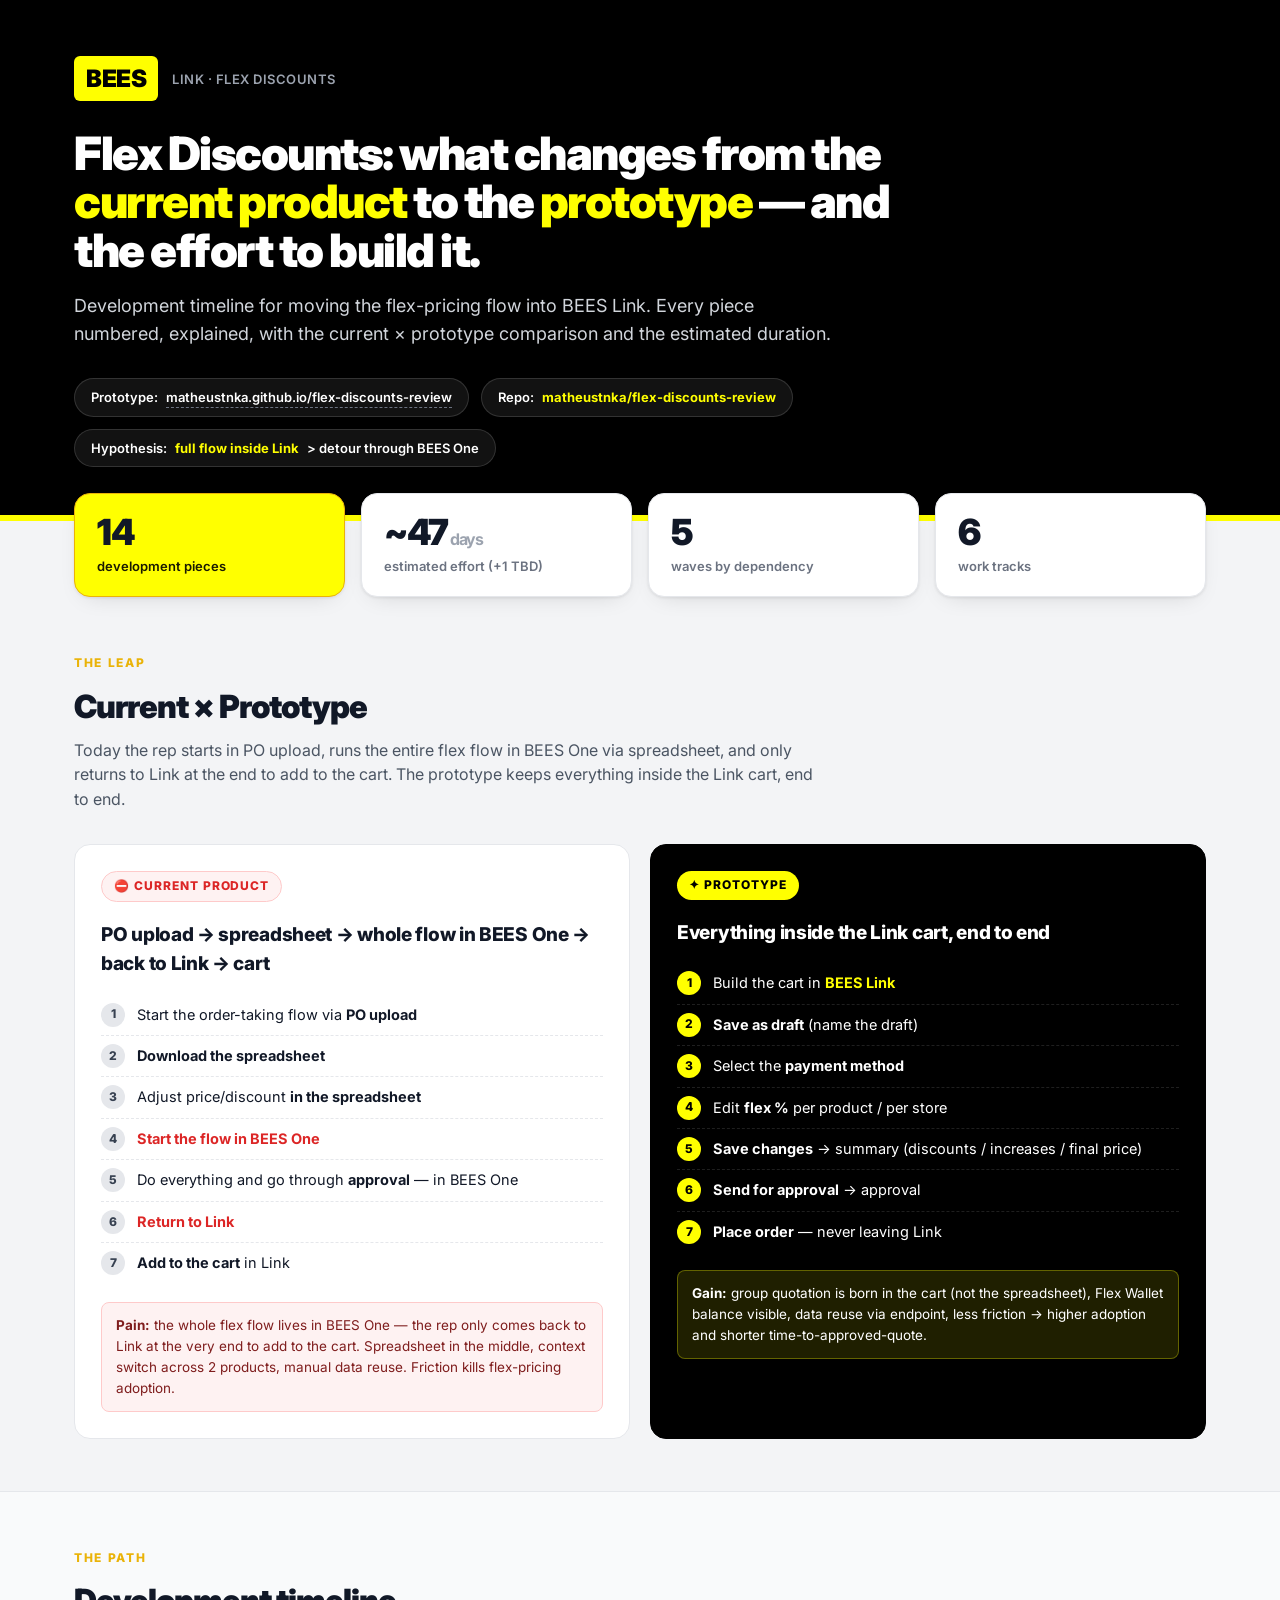
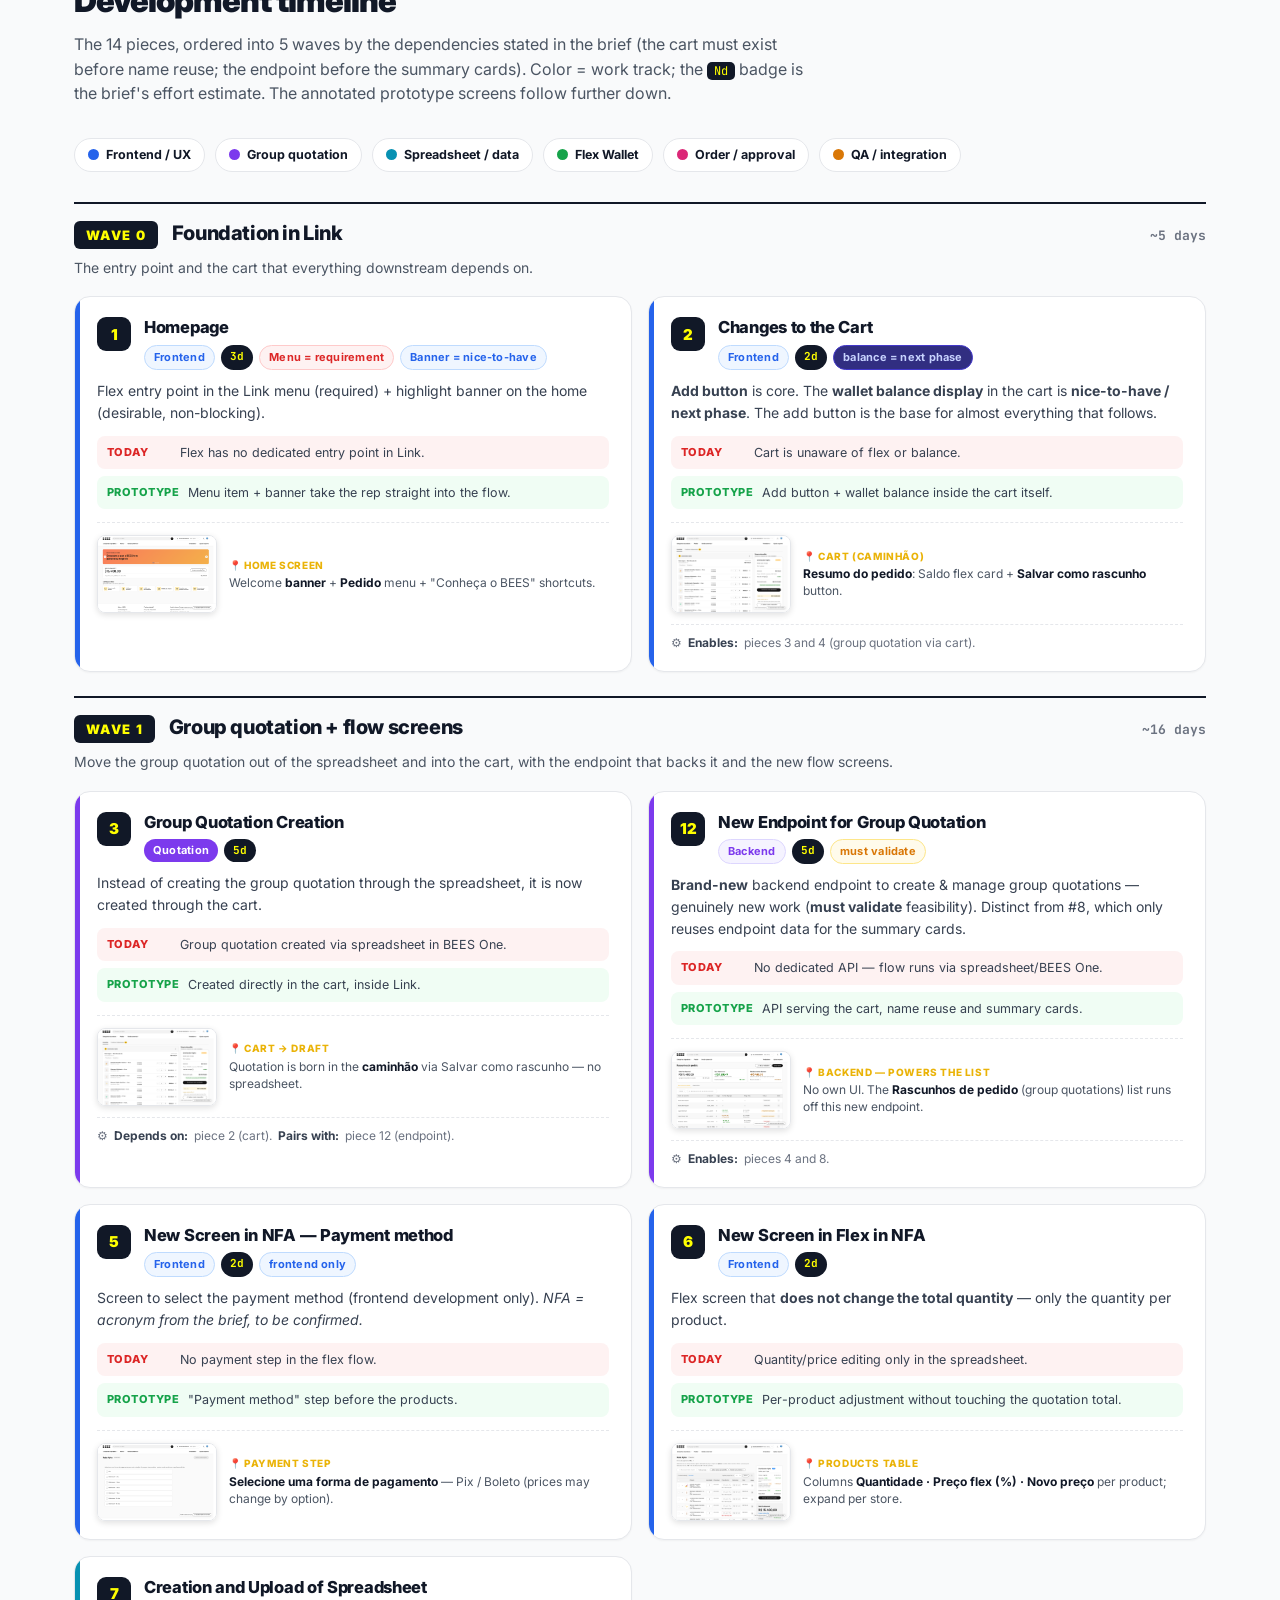
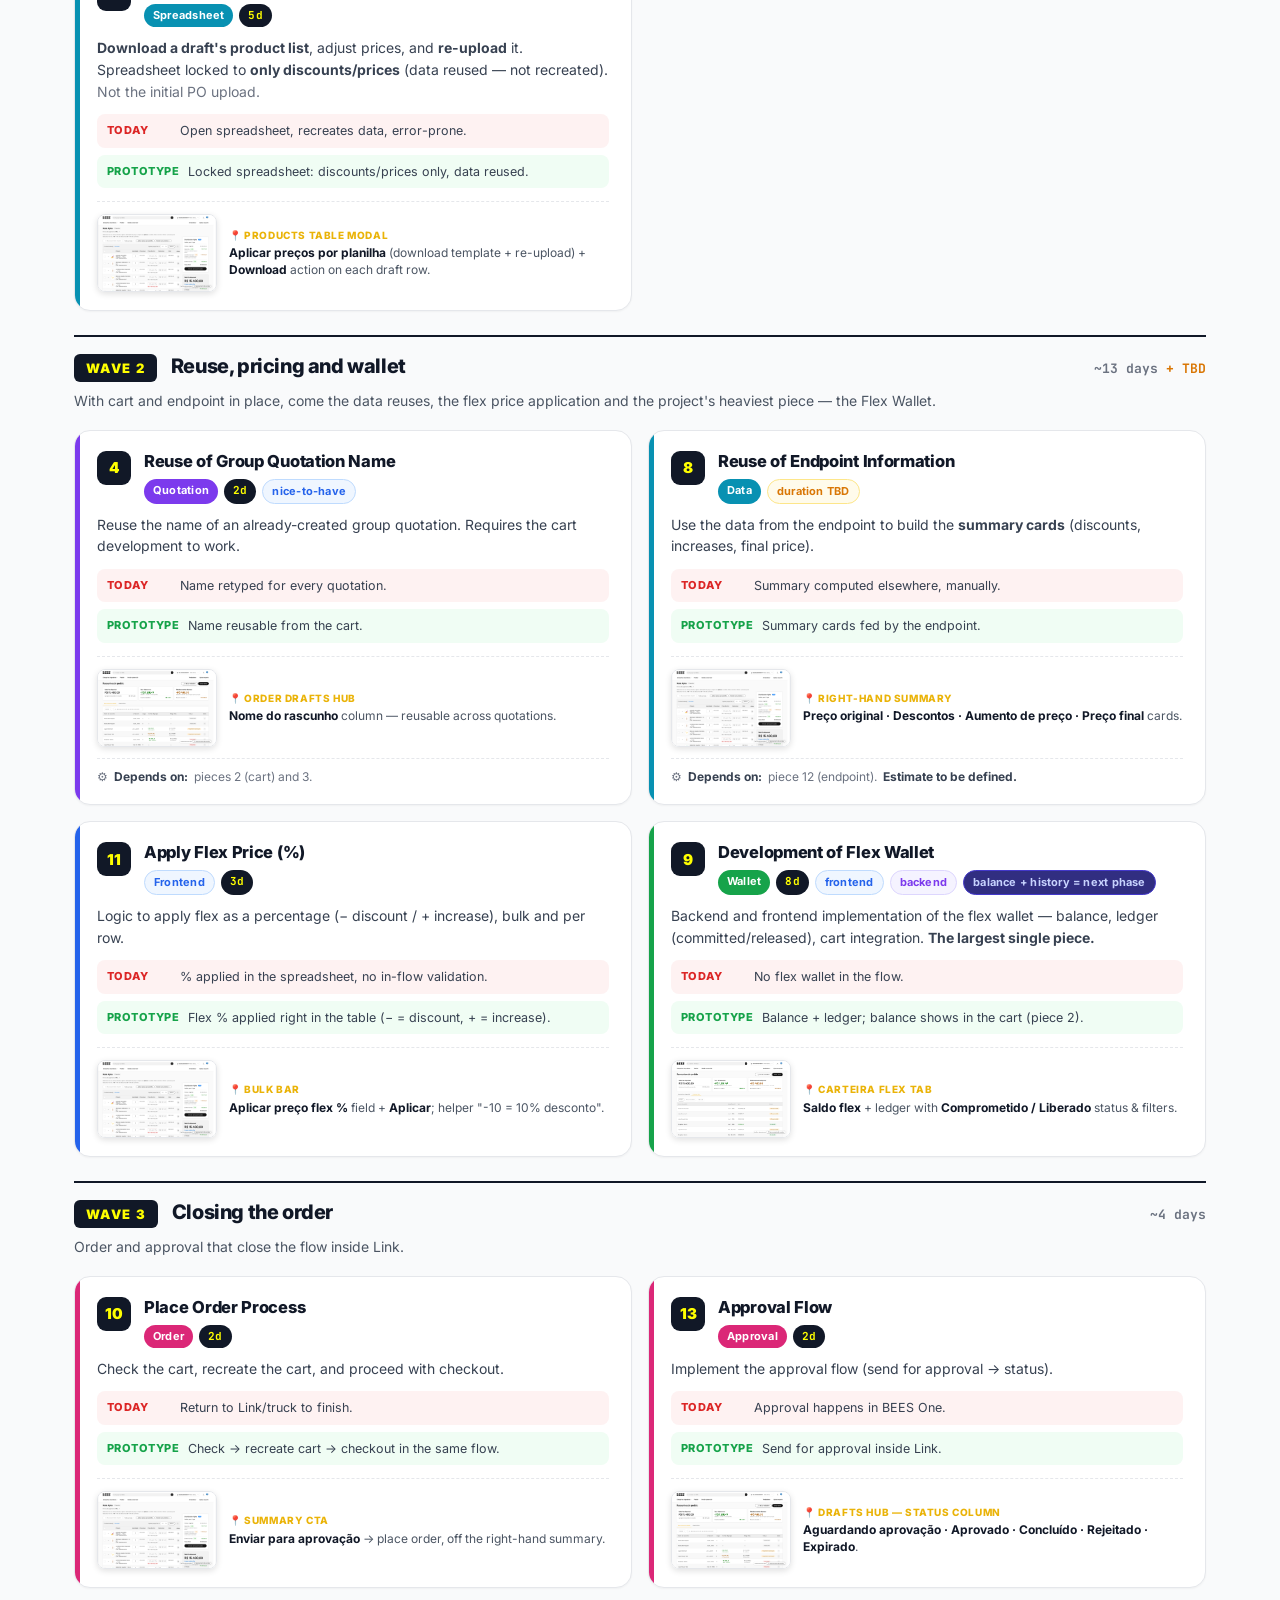
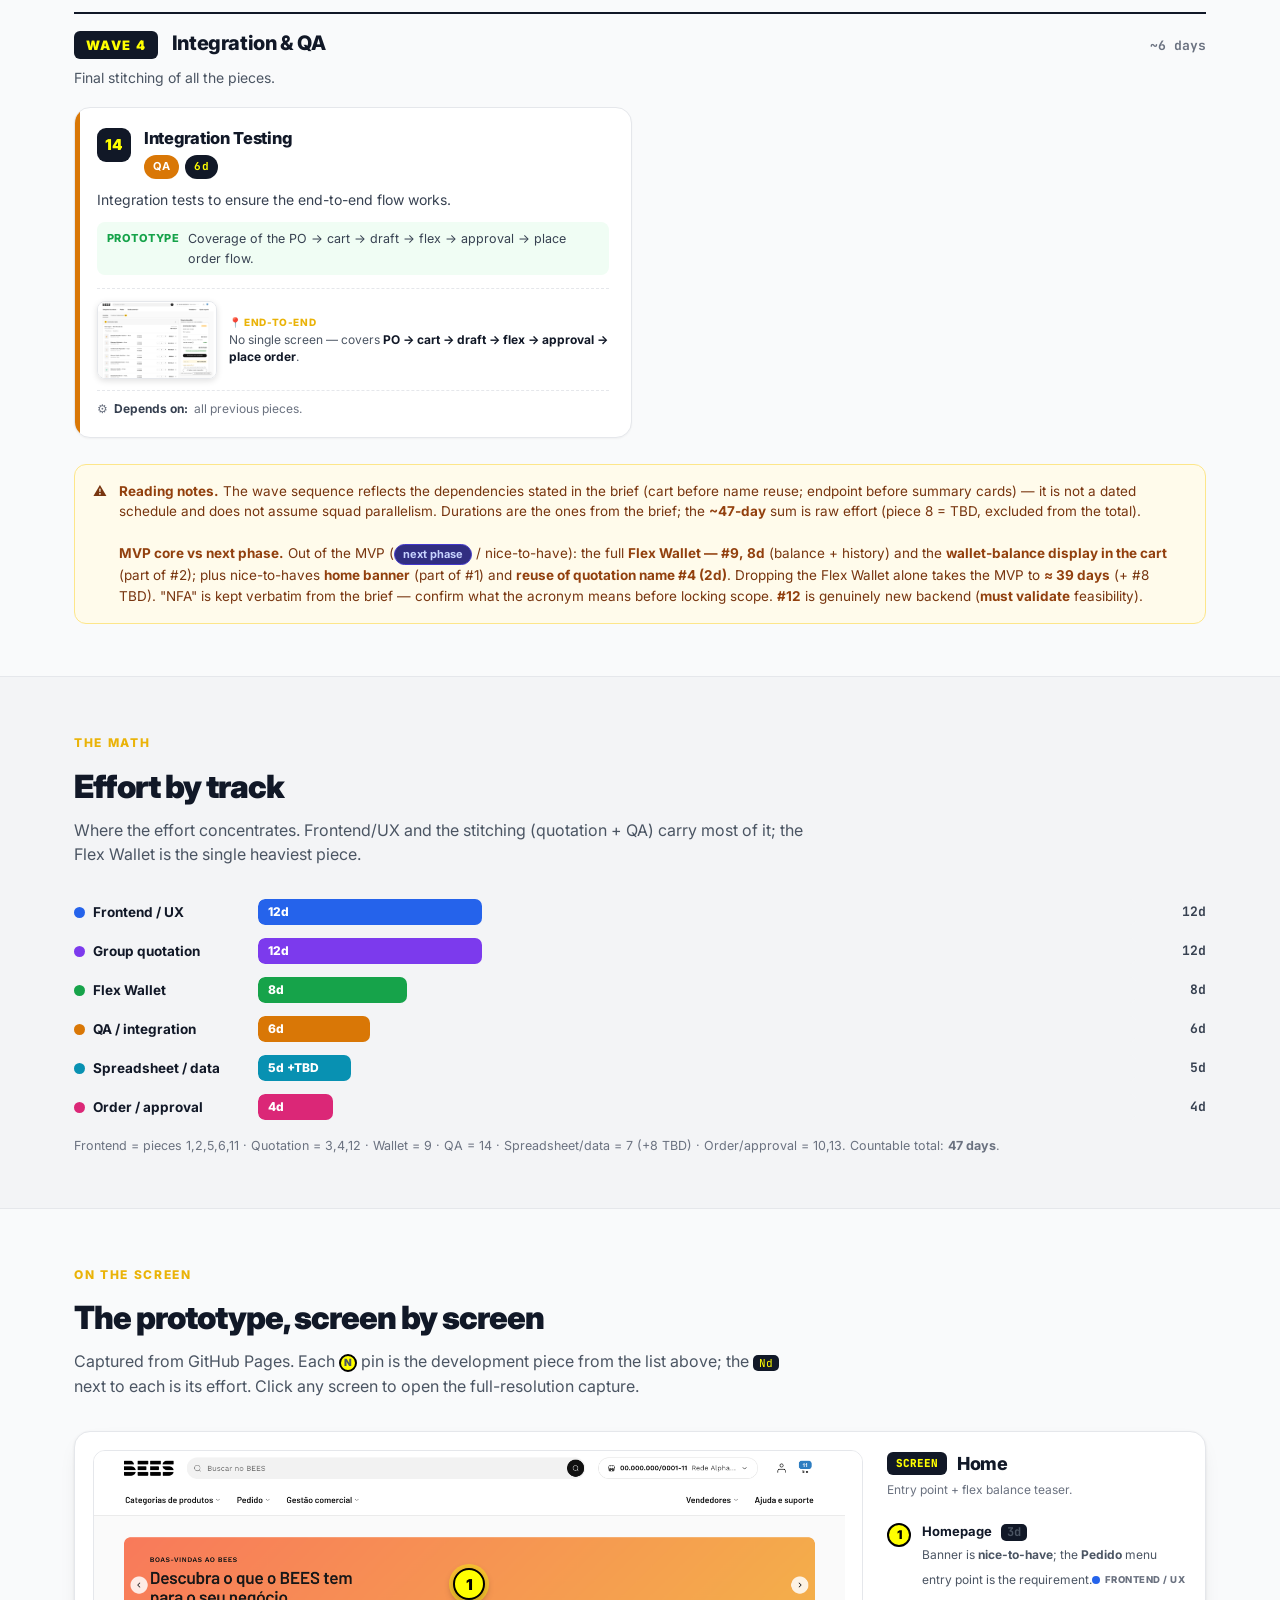
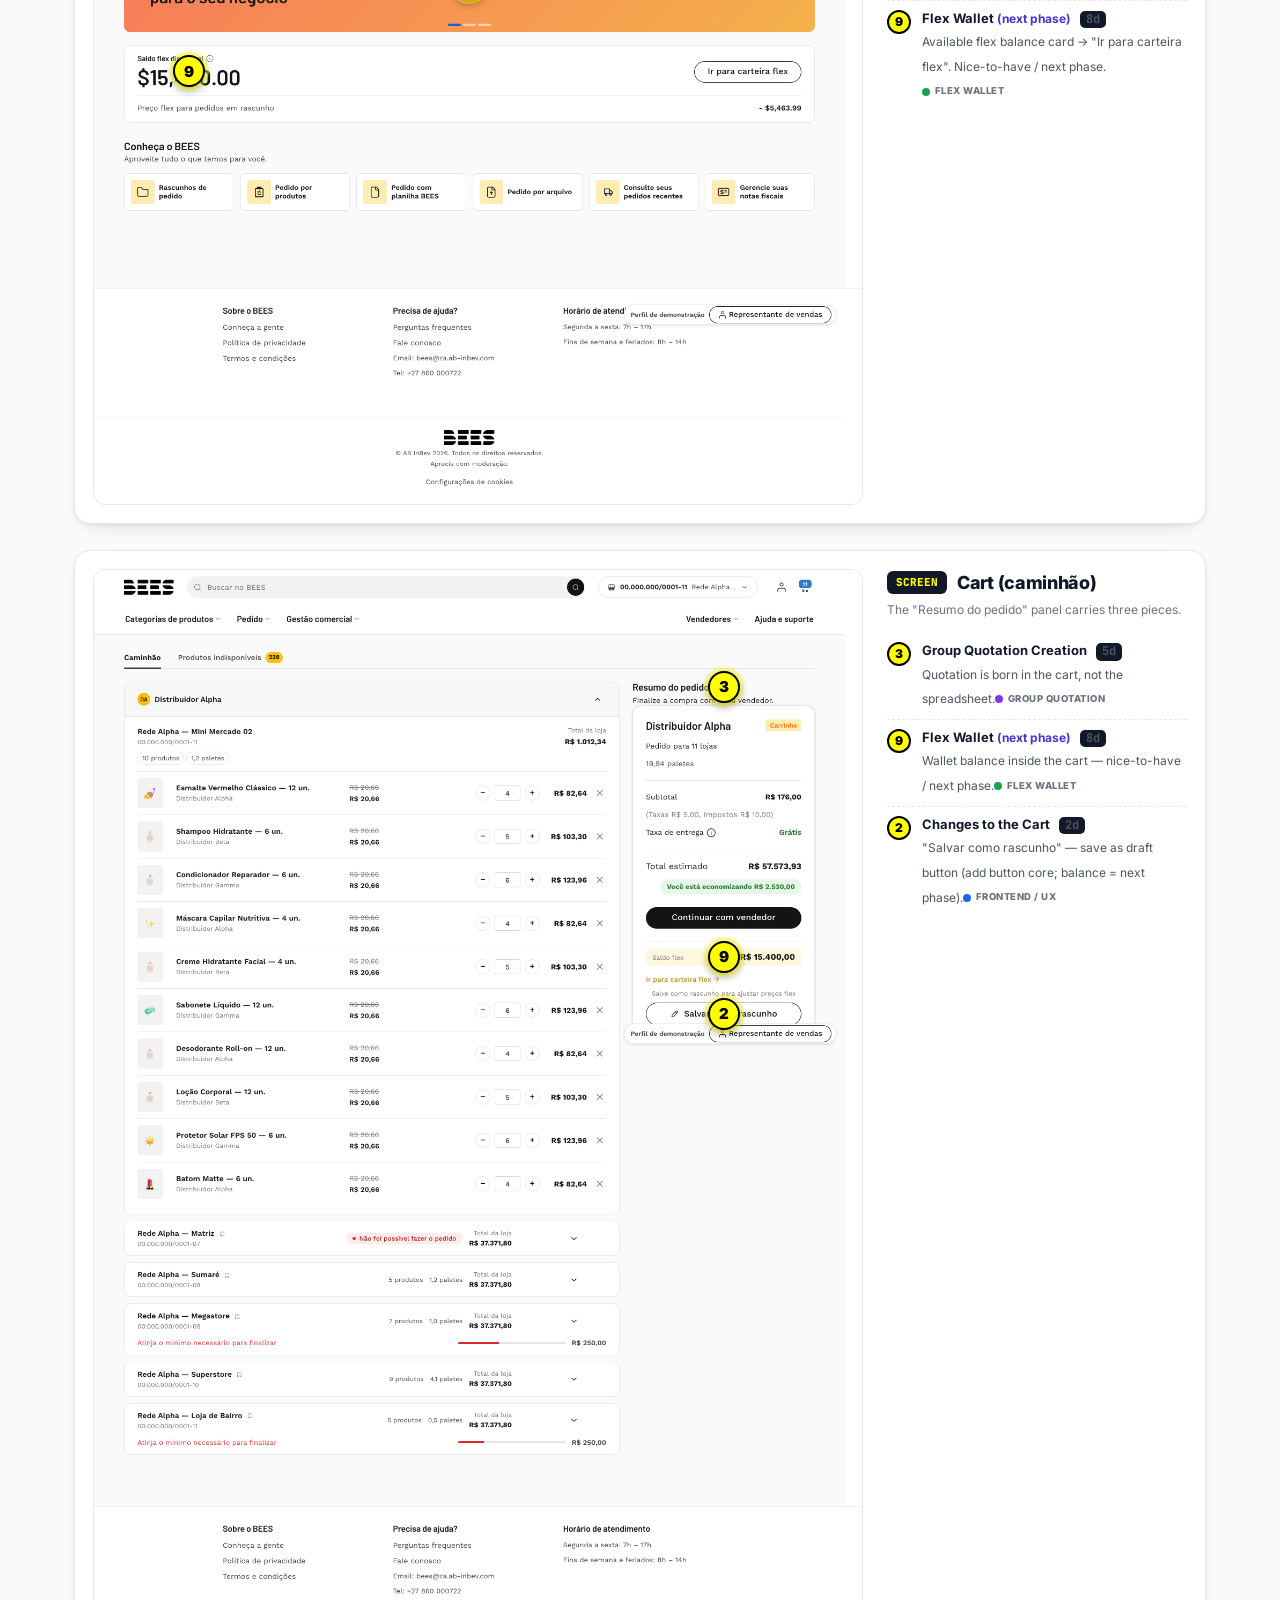
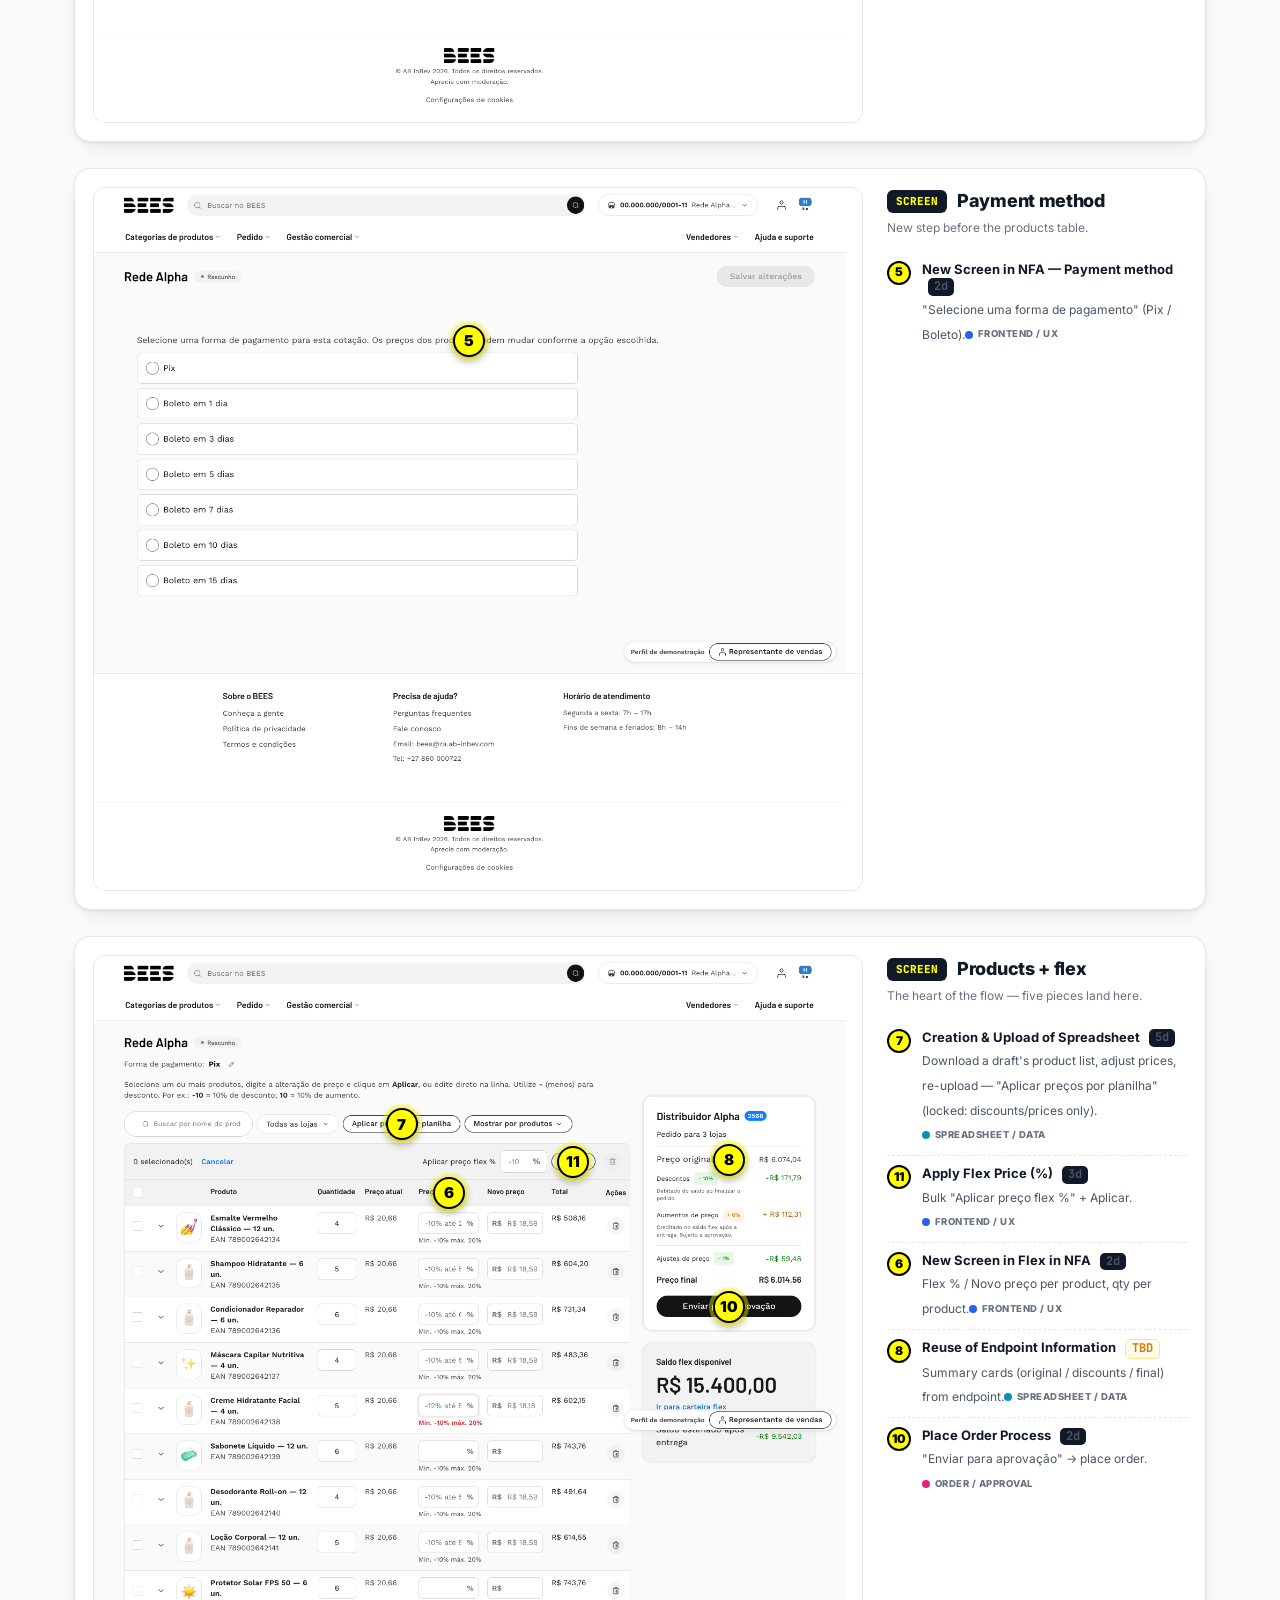
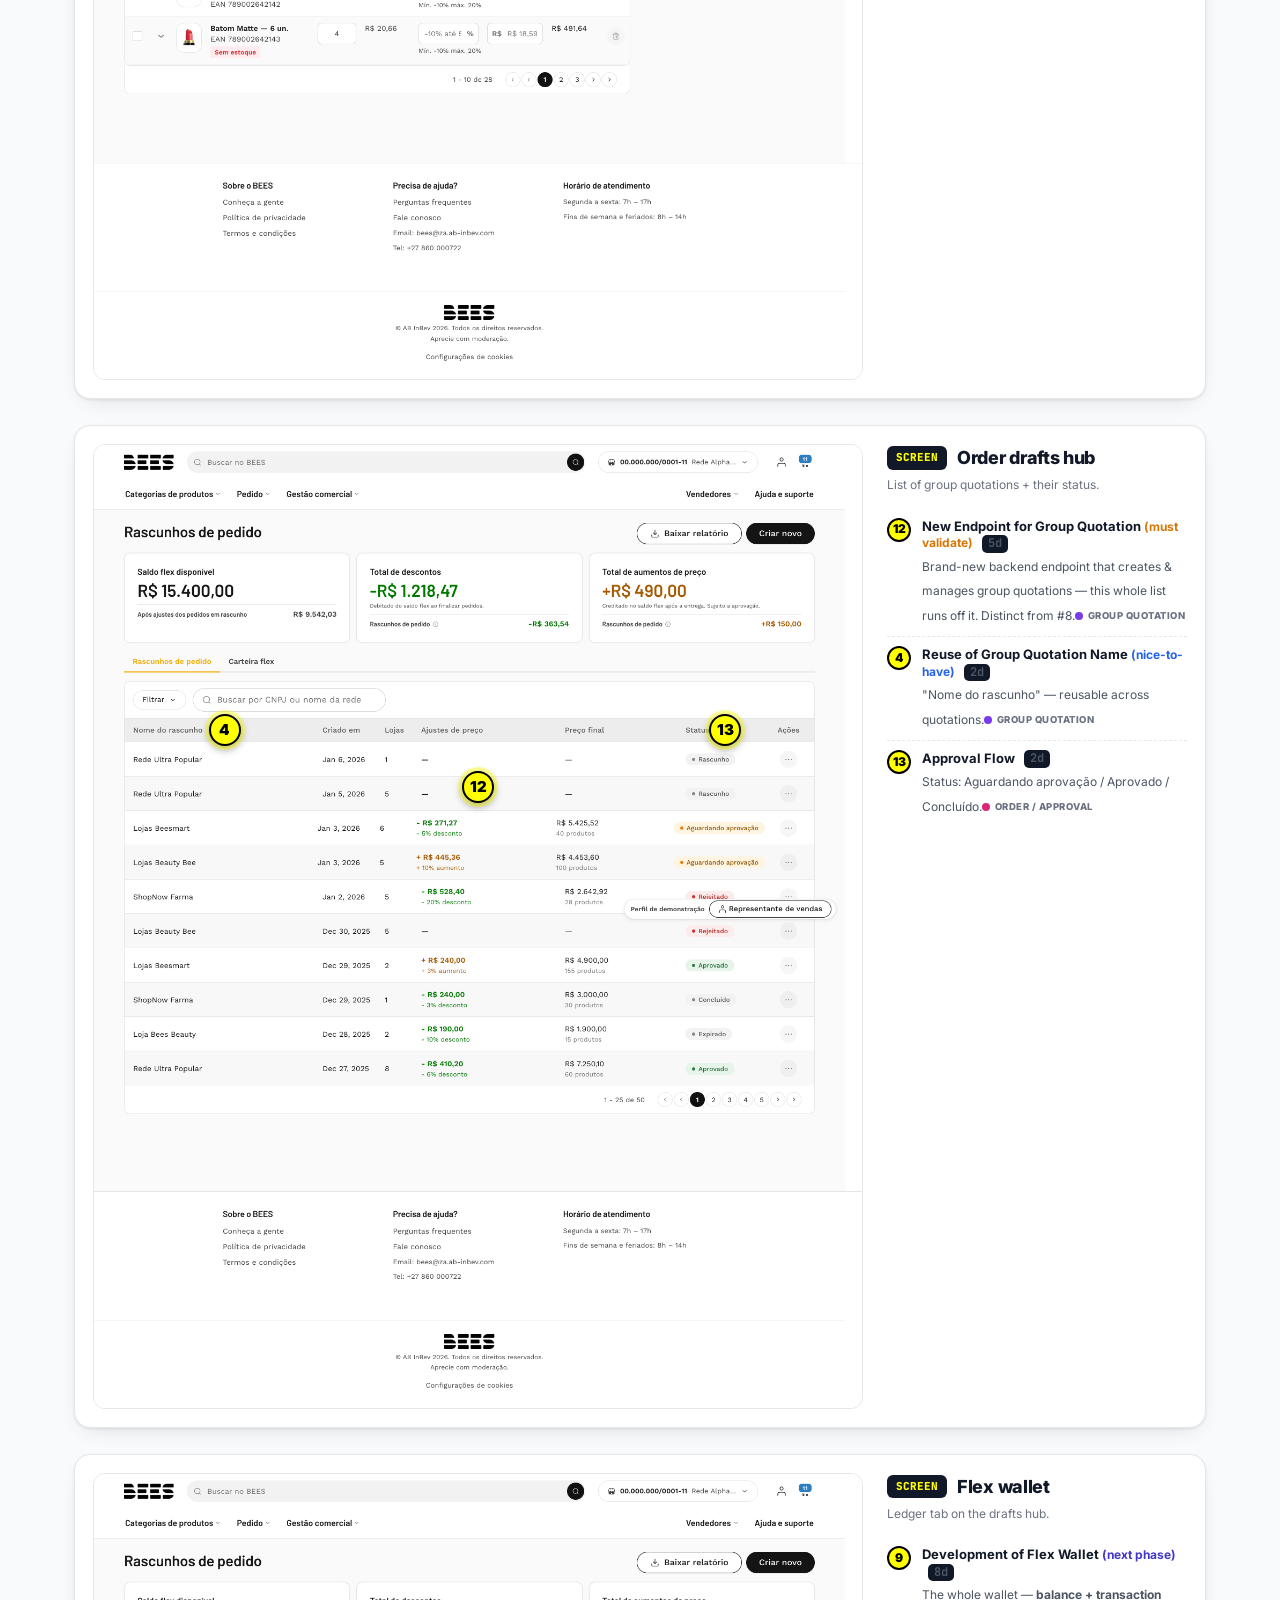
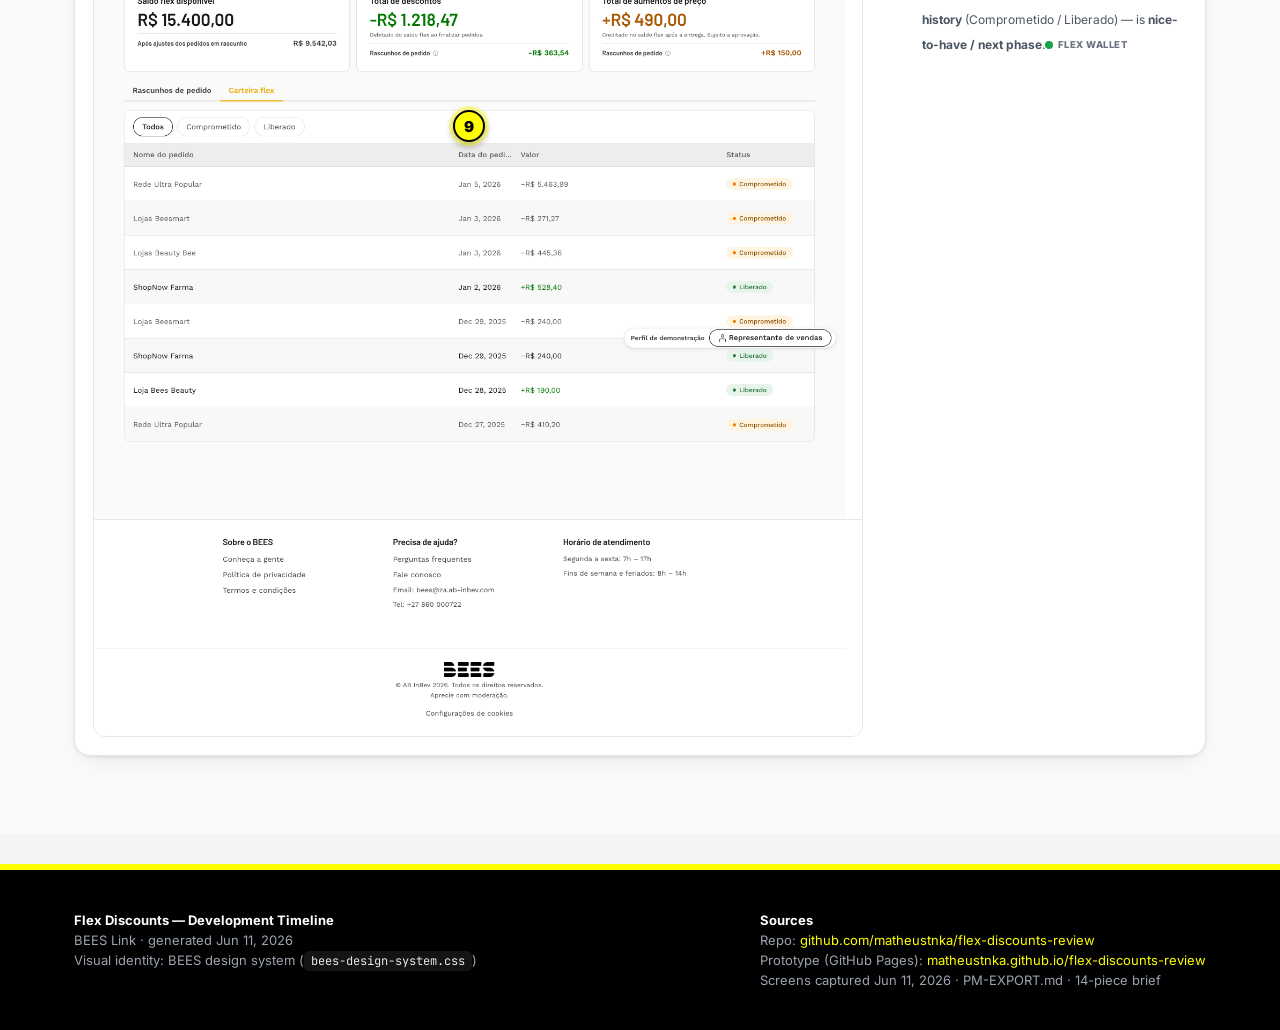
<file: timeline/index.html>
<!DOCTYPE html>
<html lang="en">
<head>
<meta charset="UTF-8">
<meta name="viewport" content="width=device-width, initial-scale=1.0">
<title>Flex Discounts — Development Timeline · Current Product × Prototype</title>
<link rel="preconnect" href="https://fonts.googleapis.com">
<link rel="preconnect" href="https://fonts.gstatic.com" crossorigin>
<link href="https://fonts.googleapis.com/css2?family=Inter:wght@400;500;600;700;800;900&family=JetBrains+Mono:wght@500;600&display=swap" rel="stylesheet">
<style>
  :root{
    --black:#000000; --white:#FFFFFF;
    --bees:#FFFF00;            /* BEES brand yellow */
    --bees-ink:#1A1A00;
    --bees-soft:#FEF9C3;
    --yellow-dark:#EAB308;
    --g50:#F9FAFB;--g100:#F3F4F6;--g200:#E5E7EB;--g300:#D1D5DB;--g400:#9CA3AF;
    --g500:#6B7280;--g600:#4B5563;--g700:#374151;--g800:#1F2937;--g900:#111827;
    --ok:#16A34A;--ok-bg:#F0FDF4;--ok-bd:#A7F3D0;
    --err:#DC2626;--err-bg:#FEF2F2;--err-bd:#FECACA;
    --warn:#D97706;--warn-bg:#FFFBEB;--warn-bd:#FDE68A;
    --info:#2563EB;--info-bg:#EFF6FF;--info-bd:#BFDBFE;
    --r-md:8px;--r-lg:12px;--r-xl:16px;--r-2xl:20px;
    --font:'Inter',-apple-system,BlinkMacSystemFont,'Segoe UI',Roboto,sans-serif;
    --mono:'JetBrains Mono',ui-monospace,monospace;
    --shadow:0 1px 3px rgba(0,0,0,.08),0 8px 24px -12px rgba(0,0,0,.18);
    /* track colors */
    --t-fe:#2563EB; --t-cot:#7C3AED; --t-sheet:#0891B2; --t-wallet:#16A34A; --t-close:#DB2777; --t-qa:#D97706;
  }
  *{box-sizing:border-box;margin:0;padding:0}
  html{scroll-behavior:smooth}
  body{font-family:var(--font);background:var(--g100);color:var(--g900);line-height:1.55;-webkit-font-smoothing:antialiased}
  .wrap{max-width:1180px;margin:0 auto;padding:0 24px}

  /* ===== HEADER ===== */
  header.hero{background:var(--black);color:var(--white);padding:56px 0 48px;border-bottom:6px solid var(--bees)}
  .brandrow{display:flex;align-items:center;gap:14px;margin-bottom:28px}
  .logo{font-weight:900;font-size:24px;letter-spacing:-.5px;background:var(--bees);color:var(--black);padding:4px 12px;border-radius:6px}
  .brandrow .sub{font-size:13px;color:var(--g400);font-weight:600;letter-spacing:.04em;text-transform:uppercase}
  header.hero h1{font-size:clamp(30px,4.5vw,46px);font-weight:900;letter-spacing:-1.5px;line-height:1.05;max-width:880px}
  header.hero h1 .hl{color:var(--bees)}
  header.hero .lede{margin-top:18px;font-size:18px;color:var(--g300);max-width:760px;font-weight:400}
  .metarow{display:flex;flex-wrap:wrap;gap:12px;margin-top:30px}
  .chip{background:rgba(255,255,255,.07);border:1px solid rgba(255,255,255,.14);padding:8px 16px;font-size:13px;font-weight:600;display:flex;align-items:center;gap:8px;border-radius:99px}
  .chip b{color:var(--bees)}
  .chip a{color:var(--white);text-decoration:none;border-bottom:1px dashed var(--g500)}

  /* ===== KPI STRIP ===== */
  .kpis{display:grid;grid-template-columns:repeat(4,1fr);gap:16px;margin:-28px auto 0;position:relative;max-width:1180px;padding:0 24px}
  .kpi{background:var(--white);border:1px solid var(--g200);border-radius:var(--r-xl);padding:20px 22px;box-shadow:var(--shadow)}
  .kpi .n{font-size:36px;font-weight:900;letter-spacing:-1.5px;line-height:1}
  .kpi .n small{font-size:16px;font-weight:700;color:var(--g400)}
  .kpi .l{font-size:13px;color:var(--g500);font-weight:600;margin-top:6px}
  .kpi.accent{background:var(--bees);border-color:var(--yellow-dark)}
  .kpi.accent .l{color:var(--bees-ink)}

  section{padding:52px 0}
  .eyebrow{font-size:12px;font-weight:800;letter-spacing:.14em;text-transform:uppercase;color:var(--yellow-dark)}
  h2.sec{font-size:clamp(24px,3vw,32px);font-weight:900;letter-spacing:-1px;margin:8px 0 6px}
  .sec-lede{color:var(--g600);font-size:16px;max-width:740px;margin-bottom:32px}

  /* ===== BEFORE / AFTER ===== */
  .ba{display:grid;grid-template-columns:1fr 1fr;gap:20px}
  .ba .col{border-radius:var(--r-xl);padding:26px;border:1px solid var(--g200)}
  .ba .today{background:var(--white)}
  .ba .proto{background:var(--black);color:var(--white);border-color:var(--black)}
  .ba .tag{display:inline-flex;align-items:center;gap:8px;font-size:12px;font-weight:800;letter-spacing:.08em;text-transform:uppercase;padding:5px 12px;border-radius:99px;margin-bottom:18px}
  .ba .today .tag{background:var(--err-bg);color:var(--err);border:1px solid var(--err-bd)}
  .ba .proto .tag{background:var(--bees);color:var(--black)}
  .ba h3{font-size:19px;font-weight:800;margin-bottom:16px;letter-spacing:-.3px}
  .flow{list-style:none;counter-reset:step}
  .flow li{position:relative;padding:9px 0 9px 36px;font-size:14.5px;border-bottom:1px dashed var(--g200)}
  .ba .proto .flow li{border-bottom-color:rgba(255,255,255,.12)}
  .flow li:last-child{border-bottom:none}
  .flow li::before{counter-increment:step;content:counter(step);position:absolute;left:0;top:8px;width:24px;height:24px;border-radius:99px;background:var(--g200);color:var(--g700);font-size:12px;font-weight:800;display:flex;align-items:center;justify-content:center}
  .ba .proto .flow li::before{background:var(--bees);color:var(--black)}
  .flow li .leave{color:var(--err);font-weight:700}
  .flow li .stay{color:var(--bees);font-weight:700}
  .pain{margin-top:18px;font-size:13.5px;padding:12px 14px;border-radius:var(--r-md);background:var(--err-bg);border:1px solid var(--err-bd);color:#7f1d1d}
  .gain{margin-top:18px;font-size:13.5px;padding:12px 14px;border-radius:var(--r-md);background:rgba(255,255,0,.12);border:1px solid rgba(255,255,0,.3);color:#fff}

  /* ===== LEGEND ===== */
  .legend{display:flex;flex-wrap:wrap;gap:10px;margin-bottom:30px}
  .lg{display:inline-flex;align-items:center;gap:7px;font-size:12.5px;font-weight:700;background:var(--white);border:1px solid var(--g200);border-radius:99px;padding:6px 13px}
  .dot{width:11px;height:11px;border-radius:99px;flex:0 0 auto}

  /* ===== TIMELINE / WAVES ===== */
  .wave{margin-bottom:14px}
  .wave-head{display:flex;align-items:baseline;gap:14px;flex-wrap:wrap;padding:14px 0 6px;border-top:2px solid var(--g900);margin-top:24px}
  .wave-head .wn{font-size:13px;font-weight:900;letter-spacing:.1em;text-transform:uppercase;background:var(--g900);color:var(--bees);padding:4px 12px;border-radius:6px}
  .wave-head h3{font-size:20px;font-weight:800;letter-spacing:-.4px}
  .wave-head .wdur{margin-left:auto;font-size:13px;font-weight:700;color:var(--g500);font-family:var(--mono)}
  .wave-desc{font-size:14px;color:var(--g600);margin:2px 0 18px}

  .cards{display:grid;grid-template-columns:repeat(2,1fr);gap:16px}
  .card{position:relative;background:var(--white);border:1px solid var(--g200);border-radius:var(--r-xl);padding:20px 22px 18px;box-shadow:0 1px 2px rgba(0,0,0,.04);overflow:hidden}
  .card::before{content:"";position:absolute;left:0;top:0;bottom:0;width:5px;background:var(--track,#999)}
  .card .top{display:flex;align-items:flex-start;gap:13px;margin-bottom:10px}
  .card .num{flex:0 0 auto;width:34px;height:34px;border-radius:9px;background:var(--g900);color:var(--bees);font-weight:900;font-size:15px;display:flex;align-items:center;justify-content:center}
  .card h4{font-size:16.5px;font-weight:800;letter-spacing:-.3px;line-height:1.25}
  .card .badges{display:flex;flex-wrap:wrap;gap:6px;margin-top:7px}
  .b{font-size:11px;font-weight:700;padding:3px 9px;border-radius:99px;letter-spacing:.02em}
  .b.track{color:#fff}
  .b.dur{background:var(--g900);color:var(--bees);font-family:var(--mono)}
  .b.req{background:var(--err-bg);color:var(--err);border:1px solid var(--err-bd)}
  .b.nice{background:var(--info-bg);color:var(--info);border:1px solid var(--info-bd)}
  .b.next{background:#312E81;color:#C7D2FE;border:1px solid #4338CA}
  .b.fe{background:var(--info-bg);color:var(--info);border:1px solid var(--info-bd)}
  .b.be{background:#F5F3FF;color:#7C3AED;border:1px solid #DDD6FE}
  .b.tbd{background:var(--warn-bg);color:var(--warn);border:1px solid var(--warn-bd)}
  .card p.what{font-size:14px;color:var(--g700);margin:8px 0 12px}
  .deltas{display:grid;grid-template-columns:1fr;gap:7px;font-size:12.5px}
  .delta{display:flex;gap:9px;align-items:flex-start;padding:7px 10px;border-radius:var(--r-md)}
  .delta.now{background:var(--err-bg)}
  .delta.now .k{color:var(--err)}
  .delta.fut{background:var(--ok-bg)}
  .delta.fut .k{color:var(--ok)}
  .delta .k{font-weight:800;flex:0 0 64px;font-size:11px;letter-spacing:.04em;text-transform:uppercase;padding-top:1px}
  .delta .v{color:var(--g700)}
  .dep{margin-top:11px;font-size:12px;color:var(--g500);display:flex;align-items:center;gap:6px;border-top:1px dashed var(--g200);padding-top:9px}
  .dep b{color:var(--g700)}

  /* ===== SCREEN REFERENCE (prototype shot in card) ===== */
  .screenref{display:flex;gap:12px;align-items:center;margin-top:13px;border-top:1px dashed var(--g200);padding-top:12px;text-decoration:none}
  .screenref img{width:120px;height:78px;object-fit:cover;object-position:top left;border-radius:8px;border:1px solid var(--g200);flex:0 0 auto;box-shadow:0 2px 6px rgba(0,0,0,.12);transition:border-color .15s}
  .screenref:hover img{border-color:var(--yellow-dark)}
  .screenref .cap{font-size:12px;color:var(--g600);line-height:1.42}
  .screenref .cap .where{display:block;font-size:10px;font-weight:800;text-transform:uppercase;letter-spacing:.06em;color:var(--yellow-dark);margin-bottom:2px}
  .screenref .cap b{color:var(--g900)}

  /* ===== ANNOTATED SCREENS (pins on full prints) ===== */
  .annot{display:grid;grid-template-columns:1fr 300px;gap:24px;align-items:start;margin-bottom:26px;background:#fff;border:1px solid var(--g200);border-radius:var(--r-xl);padding:18px;box-shadow:var(--shadow)}
  .shotwrap{position:relative;border-radius:var(--r-lg);overflow:hidden;border:1px solid var(--g200);background:var(--g100)}
  .shotwrap img{width:100%;display:block}
  .pin{position:absolute;transform:translate(-50%,-50%);width:32px;height:32px;background:var(--bees);border:2.5px solid #000;border-radius:99px;color:#000;font-weight:900;font-size:15px;display:flex;align-items:center;justify-content:center;font-family:var(--font);z-index:2;box-shadow:0 0 0 4px rgba(255,255,0,.4),0 3px 9px rgba(0,0,0,.45)}
  .ahead{display:flex;align-items:center;gap:10px;margin-bottom:4px}
  .ahead .anum{font-size:11px;font-weight:800;background:var(--g900);color:var(--bees);padding:3px 9px;border-radius:6px;font-family:var(--mono)}
  .ahead h4{font-size:18px;font-weight:800;letter-spacing:-.3px}
  .pinlist .scap{font-size:12px;color:var(--g500);margin-bottom:14px}
  .pinlist .pi{display:flex;gap:11px;align-items:flex-start;padding:9px 0;border-bottom:1px dashed var(--g200)}
  .pinlist .pi:last-child{border-bottom:none}
  .pinlist .pn{flex:0 0 auto;width:24px;height:24px;background:var(--bees);border:2px solid #000;color:#000;border-radius:99px;font-weight:900;font-size:12px;display:flex;align-items:center;justify-content:center}
  .pinlist .pt > b{display:block;font-size:13px;color:var(--g900);line-height:1.3}
  .pinlist .pdur{display:inline-block;font-family:var(--mono);font-size:10px;font-weight:700;background:var(--g900);color:var(--bees);padding:1px 6px;border-radius:5px;margin-left:6px;vertical-align:middle}
  .pinlist .pdur.tbd{background:var(--warn-bg);color:var(--warn);border:1px solid var(--warn-bd)}
  .pinlist .pt span{font-size:12px;color:var(--g600)}
  .pinlist .pt .trk{display:inline-flex;align-items:center;gap:5px;font-size:9.5px;font-weight:800;text-transform:uppercase;letter-spacing:.05em;margin-top:3px;color:var(--g500)}
  .pinlist .pt .trk .dot{width:8px;height:8px;border-radius:99px}
  @media(max-width:860px){.annot{grid-template-columns:1fr}}

  /* ===== SUMMARY BARS ===== */
  .bars{display:flex;flex-direction:column;gap:13px;margin-top:8px}
  .bar{display:grid;grid-template-columns:170px 1fr 56px;align-items:center;gap:14px}
  .bar .name{font-size:13.5px;font-weight:700;display:flex;align-items:center;gap:8px}
  .bar .track{height:26px;background:var(--g100);border-radius:7px;overflow:hidden;position:relative}
  .bar .fill{height:100%;border-radius:7px;display:flex;align-items:center;padding-left:10px;color:#fff;font-size:12px;font-weight:800}
  .bar .d{font-family:var(--mono);font-weight:700;font-size:13px;text-align:right;color:var(--g700)}

  .note{background:var(--warn-bg);border:1px solid var(--warn-bd);border-radius:var(--r-lg);padding:16px 18px;font-size:13.5px;color:#78350f;margin-top:26px;display:flex;gap:12px}
  .note b{color:#92400e}

  footer{background:var(--black);color:var(--g400);padding:40px 0;font-size:13px;border-top:6px solid var(--bees);margin-top:30px}
  footer .wrap{display:flex;flex-wrap:wrap;gap:24px;justify-content:space-between;align-items:flex-start}
  footer b{color:var(--white)}
  footer a{color:var(--bees);text-decoration:none}
  footer code{font-family:var(--mono);font-size:12px;background:rgba(255,255,255,.08);padding:2px 7px;border-radius:5px;color:var(--g200)}

  @media(max-width:860px){
    .kpis{grid-template-columns:repeat(2,1fr)}
    .ba{grid-template-columns:1fr}
    .cards{grid-template-columns:1fr}
    .bar{grid-template-columns:120px 1fr 48px}
  }
</style>
</head>
<body>

<header class="hero">
  <div class="wrap">
    <div class="brandrow">
      <span class="logo">BEES</span>
      <span class="sub">Link · Flex Discounts</span>
    </div>
    <h1>Flex Discounts: what changes from the <span class="hl">current product</span> to the <span class="hl">prototype</span> — and the effort to build it.</h1>
    <p class="lede">Development timeline for moving the flex-pricing flow into BEES Link. Every piece numbered, explained, with the current × prototype comparison and the estimated duration.</p>
    <div class="metarow">
      <span class="chip">Prototype: <a href="https://matheustnka.github.io/flex-discounts-review/flex-discounts-review-pt/">matheustnka.github.io/flex-discounts-review</a></span>
      <span class="chip">Repo: <b>matheustnka/flex-discounts-review</b></span>
      <span class="chip">Hypothesis: <b>full flow inside Link</b> &gt; detour through BEES One</span>
    </div>
  </div>
</header>

<div class="kpis">
  <div class="kpi accent"><div class="n">14</div><div class="l">development pieces</div></div>
  <div class="kpi"><div class="n">~47<small> days</small></div><div class="l">estimated effort (+1 TBD)</div></div>
  <div class="kpi"><div class="n">5</div><div class="l">waves by dependency</div></div>
  <div class="kpi"><div class="n">6</div><div class="l">work tracks</div></div>
</div>

<!-- ===== CURRENT x PROTOTYPE ===== -->
<section>
  <div class="wrap">
    <span class="eyebrow">The leap</span>
    <h2 class="sec">Current × Prototype</h2>
    <p class="sec-lede">Today the rep starts in PO upload, runs the entire flex flow in BEES One via spreadsheet, and only returns to Link at the end to add to the cart. The prototype keeps everything inside the Link cart, end to end.</p>
    <div class="ba">
      <div class="col today">
        <span class="tag">⛔ Current product</span>
        <h3>PO upload → spreadsheet → whole flow in BEES One → back to Link → cart</h3>
        <ol class="flow">
          <li>Start the order-taking flow via <b>PO upload</b></li>
          <li><b>Download the spreadsheet</b></li>
          <li>Adjust price/discount <b>in the spreadsheet</b></li>
          <li><span class="leave">Start the flow in BEES One</span></li>
          <li>Do everything and go through <b>approval</b> — in BEES One</li>
          <li><span class="leave">Return to Link</span></li>
          <li><b>Add to the cart</b> in Link</li>
        </ol>
        <div class="pain"><b>Pain:</b> the whole flex flow lives in BEES One — the rep only comes back to Link at the very end to add to the cart. Spreadsheet in the middle, context switch across 2 products, manual data reuse. Friction kills flex-pricing adoption.</div>
      </div>
      <div class="col proto">
        <span class="tag">✦ Prototype</span>
        <h3>Everything inside the Link cart, end to end</h3>
        <ol class="flow">
          <li>Build the cart in <span class="stay">BEES Link</span></li>
          <li><b>Save as draft</b> (name the draft)</li>
          <li>Select the <b>payment method</b></li>
          <li>Edit <b>flex %</b> per product / per store</li>
          <li><b>Save changes</b> → summary (discounts / increases / final price)</li>
          <li><b>Send for approval</b> → approval</li>
          <li><b>Place order</b> — never leaving Link</li>
        </ol>
        <div class="gain"><b>Gain:</b> group quotation is born in the cart (not the spreadsheet), Flex Wallet balance visible, data reuse via endpoint, less friction → higher adoption and shorter time-to-approved-quote.</div>
      </div>
    </div>
  </div>
</section>

<!-- ===== TIMELINE ===== -->
<section style="background:var(--g50);border-top:1px solid var(--g200);border-bottom:1px solid var(--g200)">
  <div class="wrap">
    <span class="eyebrow">The path</span>
    <h2 class="sec">Development timeline</h2>
    <p class="sec-lede">The 14 pieces, ordered into 5 waves by the dependencies stated in the brief (the cart must exist before name reuse; the endpoint before the summary cards). Color = work track; the <span style="font-family:var(--mono);font-size:12px;background:var(--g900);color:var(--bees);padding:1px 7px;border-radius:5px">Nd</span> badge is the brief's effort estimate. The annotated prototype screens follow further down.</p>

    <div class="legend">
      <span class="lg"><span class="dot" style="background:var(--t-fe)"></span>Frontend / UX</span>
      <span class="lg"><span class="dot" style="background:var(--t-cot)"></span>Group quotation</span>
      <span class="lg"><span class="dot" style="background:var(--t-sheet)"></span>Spreadsheet / data</span>
      <span class="lg"><span class="dot" style="background:var(--t-wallet)"></span>Flex Wallet</span>
      <span class="lg"><span class="dot" style="background:var(--t-close)"></span>Order / approval</span>
      <span class="lg"><span class="dot" style="background:var(--t-qa)"></span>QA / integration</span>
    </div>

    <!-- WAVE 0 -->
    <div class="wave">
      <div class="wave-head"><span class="wn">Wave 0</span><h3>Foundation in Link</h3><span class="wdur">~5 days</span></div>
      <p class="wave-desc">The entry point and the cart that everything downstream depends on.</p>
      <div class="cards">
        <div class="card" style="--track:var(--t-fe)">
          <div class="top"><div class="num">1</div><div><h4>Homepage</h4>
            <div class="badges"><span class="b track fe">Frontend</span><span class="b dur">3d</span><span class="b req">Menu = requirement</span><span class="b nice">Banner = nice-to-have</span></div></div></div>
          <p class="what">Flex entry point in the Link menu (required) + highlight banner on the home (desirable, non-blocking).</p>
          <div class="deltas">
            <div class="delta now"><span class="k">Today</span><span class="v">Flex has no dedicated entry point in Link.</span></div>
            <div class="delta fut"><span class="k">Prototype</span><span class="v">Menu item + banner take the rep straight into the flow.</span></div>
          </div>
          <a class="screenref" href="shots/home.png" target="_blank"><img src="shots/thumb-home.png" alt=""><span class="cap"><span class="where">📍 Home screen</span>Welcome <b>banner</b> + <b>Pedido</b> menu + "Conheça o BEES" shortcuts.</span></a>
        </div>
        <div class="card" style="--track:var(--t-fe)">
          <div class="top"><div class="num">2</div><div><h4>Changes to the Cart</h4>
            <div class="badges"><span class="b track fe">Frontend</span><span class="b dur">2d</span><span class="b next">balance = next phase</span></div></div></div>
          <p class="what"><b>Add button</b> is core. The <b>wallet balance display</b> in the cart is <b>nice-to-have / next phase</b>. The add button is the base for almost everything that follows.</p>
          <div class="deltas">
            <div class="delta now"><span class="k">Today</span><span class="v">Cart is unaware of flex or balance.</span></div>
            <div class="delta fut"><span class="k">Prototype</span><span class="v">Add button + wallet balance inside the cart itself.</span></div>
          </div>
          <a class="screenref" href="shots/cart.png" target="_blank"><img src="shots/thumb-cart.png" alt=""><span class="cap"><span class="where">📍 Cart (caminhão)</span><b>Resumo do pedido</b>: Saldo flex card + <b>Salvar como rascunho</b> button.</span></a>
          <div class="dep">⚙ <b>Enables:</b> pieces 3 and 4 (group quotation via cart).</div>
        </div>
      </div>
    </div>

    <!-- WAVE 1 -->
    <div class="wave">
      <div class="wave-head"><span class="wn">Wave 1</span><h3>Group quotation + flow screens</h3><span class="wdur">~16 days</span></div>
      <p class="wave-desc">Move the group quotation out of the spreadsheet and into the cart, with the endpoint that backs it and the new flow screens.</p>
      <div class="cards">
        <div class="card" style="--track:var(--t-cot)">
          <div class="top"><div class="num">3</div><div><h4>Group Quotation Creation</h4>
            <div class="badges"><span class="b track" style="background:var(--t-cot)">Quotation</span><span class="b dur">5d</span></div></div></div>
          <p class="what">Instead of creating the group quotation through the spreadsheet, it is now created through the cart.</p>
          <div class="deltas">
            <div class="delta now"><span class="k">Today</span><span class="v">Group quotation created via spreadsheet in BEES One.</span></div>
            <div class="delta fut"><span class="k">Prototype</span><span class="v">Created directly in the cart, inside Link.</span></div>
          </div>
          <a class="screenref" href="shots/cart.png" target="_blank"><img src="shots/thumb-cart.png" alt=""><span class="cap"><span class="where">📍 Cart → draft</span>Quotation is born in the <b>caminhão</b> via Salvar como rascunho — no spreadsheet.</span></a>
          <div class="dep">⚙ <b>Depends on:</b> piece 2 (cart). <b>Pairs with:</b> piece 12 (endpoint).</div>
        </div>
        <div class="card" style="--track:var(--t-cot)">
          <div class="top"><div class="num">12</div><div><h4>New Endpoint for Group Quotation</h4>
            <div class="badges"><span class="b track be">Backend</span><span class="b dur">5d</span><span class="b tbd">must validate</span></div></div></div>
          <p class="what"><b>Brand-new</b> backend endpoint to create &amp; manage group quotations — genuinely new work (<b>must validate</b> feasibility). Distinct from #8, which only reuses endpoint data for the summary cards.</p>
          <div class="deltas">
            <div class="delta now"><span class="k">Today</span><span class="v">No dedicated API — flow runs via spreadsheet/BEES One.</span></div>
            <div class="delta fut"><span class="k">Prototype</span><span class="v">API serving the cart, name reuse and summary cards.</span></div>
          </div>
          <a class="screenref" href="shots/drafts.png" target="_blank"><img src="shots/thumb-drafts.png" alt=""><span class="cap"><span class="where">📍 Backend — powers the list</span>No own UI. The <b>Rascunhos de pedido</b> (group quotations) list runs off this new endpoint.</span></a>
          <div class="dep">⚙ <b>Enables:</b> pieces 4 and 8.</div>
        </div>
        <div class="card" style="--track:var(--t-fe)">
          <div class="top"><div class="num">5</div><div><h4>New Screen in NFA — Payment method</h4>
            <div class="badges"><span class="b track fe">Frontend</span><span class="b dur">2d</span><span class="b fe">frontend only</span></div></div></div>
          <p class="what">Screen to select the payment method (frontend development only). <em>NFA = acronym from the brief, to be confirmed.</em></p>
          <div class="deltas">
            <div class="delta now"><span class="k">Today</span><span class="v">No payment step in the flex flow.</span></div>
            <div class="delta fut"><span class="k">Prototype</span><span class="v">"Payment method" step before the products.</span></div>
          </div>
          <a class="screenref" href="shots/order-draft.png" target="_blank"><img src="shots/thumb-order-draft.png" alt=""><span class="cap"><span class="where">📍 Payment step</span><b>Selecione uma forma de pagamento</b> — Pix / Boleto (prices may change by option).</span></a>
        </div>
        <div class="card" style="--track:var(--t-fe)">
          <div class="top"><div class="num">6</div><div><h4>New Screen in Flex in NFA</h4>
            <div class="badges"><span class="b track fe">Frontend</span><span class="b dur">2d</span></div></div></div>
          <p class="what">Flex screen that <b>does not change the total quantity</b> — only the quantity per product.</p>
          <div class="deltas">
            <div class="delta now"><span class="k">Today</span><span class="v">Quantity/price editing only in the spreadsheet.</span></div>
            <div class="delta fut"><span class="k">Prototype</span><span class="v">Per-product adjustment without touching the quotation total.</span></div>
          </div>
          <a class="screenref" href="shots/order-products.png" target="_blank"><img src="shots/thumb-order-products.png" alt=""><span class="cap"><span class="where">📍 Products table</span>Columns <b>Quantidade · Preço flex (%) · Novo preço</b> per product; expand per store.</span></a>
        </div>
        <div class="card" style="--track:var(--t-sheet)">
          <div class="top"><div class="num">7</div><div><h4>Creation and Upload of Spreadsheet</h4>
            <div class="badges"><span class="b track" style="background:var(--t-sheet)">Spreadsheet</span><span class="b dur">5d</span></div></div></div>
          <p class="what"><b>Download a draft's product list</b>, adjust prices, and <b>re-upload</b> it. Spreadsheet locked to <b>only discounts/prices</b> (data reused — not recreated). <span style="color:var(--g500)">Not the initial PO upload.</span></p>
          <div class="deltas">
            <div class="delta now"><span class="k">Today</span><span class="v">Open spreadsheet, recreates data, error-prone.</span></div>
            <div class="delta fut"><span class="k">Prototype</span><span class="v">Locked spreadsheet: discounts/prices only, data reused.</span></div>
          </div>
          <a class="screenref" href="shots/order-products.png" target="_blank"><img src="shots/thumb-order-products.png" alt=""><span class="cap"><span class="where">📍 Products table modal</span><b>Aplicar preços por planilha</b> (download template + re-upload) + <b>Download</b> action on each draft row.</span></a>
        </div>
      </div>
    </div>

    <!-- WAVE 2 -->
    <div class="wave">
      <div class="wave-head"><span class="wn">Wave 2</span><h3>Reuse, pricing and wallet</h3><span class="wdur">~13 days <span style="color:var(--warn)">+ TBD</span></span></div>
      <p class="wave-desc">With cart and endpoint in place, come the data reuses, the flex price application and the project's heaviest piece — the Flex Wallet.</p>
      <div class="cards">
        <div class="card" style="--track:var(--t-cot)">
          <div class="top"><div class="num">4</div><div><h4>Reuse of Group Quotation Name</h4>
            <div class="badges"><span class="b track" style="background:var(--t-cot)">Quotation</span><span class="b dur">2d</span><span class="b nice">nice-to-have</span></div></div></div>
          <p class="what">Reuse the name of an already-created group quotation. Requires the cart development to work.</p>
          <div class="deltas">
            <div class="delta now"><span class="k">Today</span><span class="v">Name retyped for every quotation.</span></div>
            <div class="delta fut"><span class="k">Prototype</span><span class="v">Name reusable from the cart.</span></div>
          </div>
          <a class="screenref" href="shots/drafts.png" target="_blank"><img src="shots/thumb-drafts.png" alt=""><span class="cap"><span class="where">📍 Order drafts hub</span><b>Nome do rascunho</b> column — reusable across quotations.</span></a>
          <div class="dep">⚙ <b>Depends on:</b> pieces 2 (cart) and 3.</div>
        </div>
        <div class="card" style="--track:var(--t-sheet)">
          <div class="top"><div class="num">8</div><div><h4>Reuse of Endpoint Information</h4>
            <div class="badges"><span class="b track" style="background:var(--t-sheet)">Data</span><span class="b tbd">duration TBD</span></div></div></div>
          <p class="what">Use the data from the endpoint to build the <b>summary cards</b> (discounts, increases, final price).</p>
          <div class="deltas">
            <div class="delta now"><span class="k">Today</span><span class="v">Summary computed elsewhere, manually.</span></div>
            <div class="delta fut"><span class="k">Prototype</span><span class="v">Summary cards fed by the endpoint.</span></div>
          </div>
          <a class="screenref" href="shots/order-products.png" target="_blank"><img src="shots/thumb-order-products.png" alt=""><span class="cap"><span class="where">📍 Right-hand summary</span><b>Preço original · Descontos · Aumento de preço · Preço final</b> cards.</span></a>
          <div class="dep">⚙ <b>Depends on:</b> piece 12 (endpoint). <b>Estimate to be defined.</b></div>
        </div>
        <div class="card" style="--track:var(--t-fe)">
          <div class="top"><div class="num">11</div><div><h4>Apply Flex Price (%)</h4>
            <div class="badges"><span class="b track fe">Frontend</span><span class="b dur">3d</span></div></div></div>
          <p class="what">Logic to apply flex as a percentage (− discount / + increase), bulk and per row.</p>
          <div class="deltas">
            <div class="delta now"><span class="k">Today</span><span class="v">% applied in the spreadsheet, no in-flow validation.</span></div>
            <div class="delta fut"><span class="k">Prototype</span><span class="v">Flex % applied right in the table (− = discount, + = increase).</span></div>
          </div>
          <a class="screenref" href="shots/order-products.png" target="_blank"><img src="shots/thumb-order-products.png" alt=""><span class="cap"><span class="where">📍 Bulk bar</span><b>Aplicar preço flex %</b> field + <b>Aplicar</b>; helper "-10 = 10% desconto".</span></a>
        </div>
        <div class="card" style="--track:var(--t-wallet)">
          <div class="top"><div class="num">9</div><div><h4>Development of Flex Wallet</h4>
            <div class="badges"><span class="b track" style="background:var(--t-wallet)">Wallet</span><span class="b dur">8d</span><span class="b fe">frontend</span><span class="b be">backend</span><span class="b next">balance + history = next phase</span></div></div></div>
          <p class="what">Backend and frontend implementation of the flex wallet — balance, ledger (committed/released), cart integration. <b>The largest single piece.</b></p>
          <div class="deltas">
            <div class="delta now"><span class="k">Today</span><span class="v">No flex wallet in the flow.</span></div>
            <div class="delta fut"><span class="k">Prototype</span><span class="v">Balance + ledger; balance shows in the cart (piece 2).</span></div>
          </div>
          <a class="screenref" href="shots/wallet.png" target="_blank"><img src="shots/thumb-wallet.png" alt=""><span class="cap"><span class="where">📍 Carteira flex tab</span><b>Saldo flex</b> + ledger with <b>Comprometido / Liberado</b> status & filters.</span></a>
        </div>
      </div>
    </div>

    <!-- WAVE 3 -->
    <div class="wave">
      <div class="wave-head"><span class="wn">Wave 3</span><h3>Closing the order</h3><span class="wdur">~4 days</span></div>
      <p class="wave-desc">Order and approval that close the flow inside Link.</p>
      <div class="cards">
        <div class="card" style="--track:var(--t-close)">
          <div class="top"><div class="num">10</div><div><h4>Place Order Process</h4>
            <div class="badges"><span class="b track" style="background:var(--t-close)">Order</span><span class="b dur">2d</span></div></div></div>
          <p class="what">Check the cart, recreate the cart, and proceed with checkout.</p>
          <div class="deltas">
            <div class="delta now"><span class="k">Today</span><span class="v">Return to Link/truck to finish.</span></div>
            <div class="delta fut"><span class="k">Prototype</span><span class="v">Check → recreate cart → checkout in the same flow.</span></div>
          </div>
          <a class="screenref" href="shots/order-products.png" target="_blank"><img src="shots/thumb-order-products.png" alt=""><span class="cap"><span class="where">📍 Summary CTA</span><b>Enviar para aprovação</b> → place order, off the right-hand summary.</span></a>
        </div>
        <div class="card" style="--track:var(--t-close)">
          <div class="top"><div class="num">13</div><div><h4>Approval Flow</h4>
            <div class="badges"><span class="b track" style="background:var(--t-close)">Approval</span><span class="b dur">2d</span></div></div></div>
          <p class="what">Implement the approval flow (send for approval → status).</p>
          <div class="deltas">
            <div class="delta now"><span class="k">Today</span><span class="v">Approval happens in BEES One.</span></div>
            <div class="delta fut"><span class="k">Prototype</span><span class="v">Send for approval inside Link.</span></div>
          </div>
          <a class="screenref" href="shots/drafts.png" target="_blank"><img src="shots/thumb-drafts.png" alt=""><span class="cap"><span class="where">📍 Drafts hub — Status column</span><b>Aguardando aprovação · Aprovado · Concluído · Rejeitado · Expirado</b>.</span></a>
        </div>
      </div>
    </div>

    <!-- WAVE 4 -->
    <div class="wave">
      <div class="wave-head"><span class="wn">Wave 4</span><h3>Integration & QA</h3><span class="wdur">~6 days</span></div>
      <p class="wave-desc">Final stitching of all the pieces.</p>
      <div class="cards">
        <div class="card" style="--track:var(--t-qa)">
          <div class="top"><div class="num">14</div><div><h4>Integration Testing</h4>
            <div class="badges"><span class="b track" style="background:var(--t-qa)">QA</span><span class="b dur">6d</span></div></div></div>
          <p class="what">Integration tests to ensure the end-to-end flow works.</p>
          <div class="deltas">
            <div class="delta fut"><span class="k">Prototype</span><span class="v">Coverage of the PO → cart → draft → flex → approval → place order flow.</span></div>
          </div>
          <a class="screenref" href="shots/cart.png" target="_blank"><img src="shots/thumb-cart.png" alt=""><span class="cap"><span class="where">📍 End-to-end</span>No single screen — covers <b>PO → cart → draft → flex → approval → place order</b>.</span></a>
          <div class="dep">⚙ <b>Depends on:</b> all previous pieces.</div>
        </div>
      </div>
    </div>

    <div class="note">⚠️ <div><b>Reading notes.</b> The wave sequence reflects the dependencies stated in the brief (cart before name reuse; endpoint before summary cards) — it is not a dated schedule and does not assume squad parallelism. Durations are the ones from the brief; the <b>~47-day</b> sum is raw effort (piece 8 = TBD, excluded from the total).<br><br><b>MVP core vs next phase.</b> Out of the MVP (<span style="display:inline-block;background:#312E81;color:#C7D2FE;border:1px solid #4338CA;border-radius:99px;padding:1px 8px;font-size:11px;font-weight:700">next phase</span> / nice-to-have): the full <b>Flex Wallet — #9, 8d</b> (balance + history) and the <b>wallet-balance display in the cart</b> (part of #2); plus nice-to-haves <b>home banner</b> (part of #1) and <b>reuse of quotation name #4 (2d)</b>. Dropping the Flex Wallet alone takes the MVP to <b>≈ 39 days</b> (+ #8 TBD). "NFA" is kept verbatim from the brief — confirm what the acronym means before locking scope. <b>#12</b> is genuinely new backend (<b>must validate</b> feasibility).</div></div>
  </div>
</section>

<!-- ===== EFFORT BY TRACK ===== -->
<section>
  <div class="wrap">
    <span class="eyebrow">The math</span>
    <h2 class="sec">Effort by track</h2>
    <p class="sec-lede">Where the effort concentrates. Frontend/UX and the stitching (quotation + QA) carry most of it; the Flex Wallet is the single heaviest piece.</p>
    <div class="bars">
      <div class="bar"><span class="name"><span class="dot" style="background:var(--t-fe)"></span>Frontend / UX</span><div class="track"><div class="fill" style="width:25.5%;background:var(--t-fe)">12d</div></div><span class="d">12d</span></div>
      <div class="bar"><span class="name"><span class="dot" style="background:var(--t-cot)"></span>Group quotation</span><div class="track"><div class="fill" style="width:25.5%;background:var(--t-cot)">12d</div></div><span class="d">12d</span></div>
      <div class="bar"><span class="name"><span class="dot" style="background:var(--t-wallet)"></span>Flex Wallet</span><div class="track"><div class="fill" style="width:17%;background:var(--t-wallet)">8d</div></div><span class="d">8d</span></div>
      <div class="bar"><span class="name"><span class="dot" style="background:var(--t-qa)"></span>QA / integration</span><div class="track"><div class="fill" style="width:12.8%;background:var(--t-qa)">6d</div></div><span class="d">6d</span></div>
      <div class="bar"><span class="name"><span class="dot" style="background:var(--t-sheet)"></span>Spreadsheet / data</span><div class="track"><div class="fill" style="width:10.6%;background:var(--t-sheet)">5d +TBD</div></div><span class="d">5d</span></div>
      <div class="bar"><span class="name"><span class="dot" style="background:var(--t-close)"></span>Order / approval</span><div class="track"><div class="fill" style="width:8.5%;background:var(--t-close)">4d</div></div><span class="d">4d</span></div>
    </div>
    <p style="font-size:12.5px;color:var(--g500);margin-top:16px">Frontend = pieces 1,2,5,6,11 · Quotation = 3,4,12 · Wallet = 9 · QA = 14 · Spreadsheet/data = 7 (+8 TBD) · Order/approval = 10,13. Countable total: <b>47 days</b>.</p>
  </div>
</section>

<!-- ===== ANNOTATED PROTOTYPE SCREENS ===== -->
<section style="background:var(--g50);border-top:1px solid var(--g200)">
  <div class="wrap">
    <a id="screens"></a>
    <span class="eyebrow">On the screen</span>
    <h2 class="sec">The prototype, screen by screen</h2>
    <p class="sec-lede">Captured from GitHub Pages. Each <span style="display:inline-flex;width:18px;height:18px;background:var(--bees);border:2px solid #000;border-radius:99px;font-size:10px;font-weight:900;align-items:center;justify-content:center;vertical-align:middle">N</span> pin is the development piece from the list above; the <span style="font-family:var(--mono);font-size:11px;background:var(--g900);color:var(--bees);padding:1px 6px;border-radius:5px">Nd</span> next to each is its effort. Click any screen to open the full-resolution capture.</p>

    <!-- HOME -->
    <div class="annot">
      <a class="shotwrap" href="shots/home.png" target="_blank">
        <img src="shots/home.png" alt="Home screen">
        <span class="pin" style="left:48.88%;top:20.49%">1</span>
        <span class="pin" style="left:12.38%;top:33.79%">9</span>
      </a>
      <div class="pinlist">
        <div class="ahead"><span class="anum">SCREEN</span><h4>Home</h4></div>
        <p class="scap">Entry point + flex balance teaser.</p>
        <div class="pi"><span class="pn">1</span><span class="pt"><b>Homepage <span class="pdur">3d</span></b><span>Banner is <b>nice-to-have</b>; the <b>Pedido</b> menu entry point is the requirement.</span><span class="trk"><span class="dot" style="background:var(--t-fe)"></span>Frontend / UX</span></span></div>
        <div class="pi"><span class="pn">9</span><span class="pt"><b>Flex Wallet <span style="color:#4338CA">(next phase)</span> <span class="pdur">8d</span></b><span>Available flex balance card → "Ir para carteira flex". Nice-to-have / next phase.</span><span class="trk"><span class="dot" style="background:var(--t-wallet)"></span>Flex Wallet</span></span></div>
      </div>
    </div>

    <!-- CART -->
    <div class="annot">
      <a class="shotwrap" href="shots/cart.png" target="_blank">
        <img src="shots/cart.png" alt="Cart screen">
        <span class="pin" style="left:81.98%;top:10.16%">3</span>
        <span class="pin" style="left:81.98%;top:33.58%">9</span>
        <span class="pin" style="left:81.98%;top:38.54%">2</span>
      </a>
      <div class="pinlist">
        <div class="ahead"><span class="anum">SCREEN</span><h4>Cart (caminhão)</h4></div>
        <p class="scap">The "Resumo do pedido" panel carries three pieces.</p>
        <div class="pi"><span class="pn">3</span><span class="pt"><b>Group Quotation Creation <span class="pdur">5d</span></b><span>Quotation is born in the cart, not the spreadsheet.</span><span class="trk"><span class="dot" style="background:var(--t-cot)"></span>Group quotation</span></span></div>
        <div class="pi"><span class="pn">9</span><span class="pt"><b>Flex Wallet <span style="color:#4338CA">(next phase)</span> <span class="pdur">8d</span></b><span>Wallet balance inside the cart — nice-to-have / next phase.</span><span class="trk"><span class="dot" style="background:var(--t-wallet)"></span>Flex Wallet</span></span></div>
        <div class="pi"><span class="pn">2</span><span class="pt"><b>Changes to the Cart <span class="pdur">2d</span></b><span>"Salvar como rascunho" — save as draft button (add button core; balance = next phase).</span><span class="trk"><span class="dot" style="background:var(--t-fe)"></span>Frontend / UX</span></span></div>
      </div>
    </div>

    <!-- PAYMENT -->
    <div class="annot">
      <a class="shotwrap" href="shots/order-draft.png" target="_blank">
        <img src="shots/order-draft.png" alt="Payment method screen">
        <span class="pin" style="left:48.88%;top:21.71%">5</span>
      </a>
      <div class="pinlist">
        <div class="ahead"><span class="anum">SCREEN</span><h4>Payment method</h4></div>
        <p class="scap">New step before the products table.</p>
        <div class="pi"><span class="pn">5</span><span class="pt"><b>New Screen in NFA — Payment method <span class="pdur">2d</span></b><span>"Selecione uma forma de pagamento" (Pix / Boleto).</span><span class="trk"><span class="dot" style="background:var(--t-fe)"></span>Frontend / UX</span></span></div>
      </div>
    </div>

    <!-- PRODUCTS -->
    <div class="annot">
      <a class="shotwrap" href="shots/order-products.png" target="_blank">
        <img src="shots/order-products.png" alt="Products + flex screen">
        <span class="pin" style="left:40.04%;top:16.41%">7</span>
        <span class="pin" style="left:62.43%;top:20.08%">11</span>
        <span class="pin" style="left:46.16%;top:23.13%">6</span>
        <span class="pin" style="left:82.68%;top:19.87%">8</span>
        <span class="pin" style="left:82.68%;top:34.24%">10</span>
      </a>
      <div class="pinlist">
        <div class="ahead"><span class="anum">SCREEN</span><h4>Products + flex</h4></div>
        <p class="scap">The heart of the flow — five pieces land here.</p>
        <div class="pi"><span class="pn">7</span><span class="pt"><b>Creation & Upload of Spreadsheet <span class="pdur">5d</span></b><span>Download a draft's product list, adjust prices, re-upload — "Aplicar preços por planilha" (locked: discounts/prices only).</span><span class="trk"><span class="dot" style="background:var(--t-sheet)"></span>Spreadsheet / data</span></span></div>
        <div class="pi"><span class="pn">11</span><span class="pt"><b>Apply Flex Price (%) <span class="pdur">3d</span></b><span>Bulk "Aplicar preço flex %" + Aplicar.</span><span class="trk"><span class="dot" style="background:var(--t-fe)"></span>Frontend / UX</span></span></div>
        <div class="pi"><span class="pn">6</span><span class="pt"><b>New Screen in Flex in NFA <span class="pdur">2d</span></b><span>Flex % / Novo preço per product, qty per product.</span><span class="trk"><span class="dot" style="background:var(--t-fe)"></span>Frontend / UX</span></span></div>
        <div class="pi"><span class="pn">8</span><span class="pt"><b>Reuse of Endpoint Information <span class="pdur tbd">TBD</span></b><span>Summary cards (original / discounts / final) from endpoint.</span><span class="trk"><span class="dot" style="background:var(--t-sheet)"></span>Spreadsheet / data</span></span></div>
        <div class="pi"><span class="pn">10</span><span class="pt"><b>Place Order Process <span class="pdur">2d</span></b><span>"Enviar para aprovação" → place order.</span><span class="trk"><span class="dot" style="background:var(--t-close)"></span>Order / approval</span></span></div>
      </div>
    </div>

    <!-- DRAFTS -->
    <div class="annot">
      <a class="shotwrap" href="shots/drafts.png" target="_blank">
        <img src="shots/drafts.png" alt="Order drafts hub">
        <span class="pin" style="left:50%;top:35.5%">12</span>
        <span class="pin" style="left:17.01%;top:29.61%">4</span>
        <span class="pin" style="left:82.19%;top:29.61%">13</span>
      </a>
      <div class="pinlist">
        <div class="ahead"><span class="anum">SCREEN</span><h4>Order drafts hub</h4></div>
        <p class="scap">List of group quotations + their status.</p>
        <div class="pi"><span class="pn">12</span><span class="pt"><b>New Endpoint for Group Quotation <span style="color:var(--warn)">(must validate)</span> <span class="pdur">5d</span></b><span>Brand-new backend endpoint that creates &amp; manages group quotations — this whole list runs off it. Distinct from #8.</span><span class="trk"><span class="dot" style="background:var(--t-cot)"></span>Group quotation</span></span></div>
        <div class="pi"><span class="pn">4</span><span class="pt"><b>Reuse of Group Quotation Name <span style="color:var(--info)">(nice-to-have)</span> <span class="pdur">2d</span></b><span>"Nome do rascunho" — reusable across quotations.</span><span class="trk"><span class="dot" style="background:var(--t-cot)"></span>Group quotation</span></span></div>
        <div class="pi"><span class="pn">13</span><span class="pt"><b>Approval Flow <span class="pdur">2d</span></b><span>Status: Aguardando aprovação / Aprovado / Concluído.</span><span class="trk"><span class="dot" style="background:var(--t-close)"></span>Order / approval</span></span></div>
      </div>
    </div>

    <!-- WALLET -->
    <div class="annot">
      <a class="shotwrap" href="shots/wallet.png" target="_blank">
        <img src="shots/wallet.png" alt="Flex wallet ledger">
        <span class="pin" style="left:48.88%;top:29.3%">9</span>
      </a>
      <div class="pinlist">
        <div class="ahead"><span class="anum">SCREEN</span><h4>Flex wallet</h4></div>
        <p class="scap">Ledger tab on the drafts hub.</p>
        <div class="pi"><span class="pn">9</span><span class="pt"><b>Development of Flex Wallet <span style="color:#4338CA">(next phase)</span> <span class="pdur">8d</span></b><span>The whole wallet — <b>balance + transaction history</b> (Comprometido / Liberado) — is <b>nice-to-have / next phase</b>.</span><span class="trk"><span class="dot" style="background:var(--t-wallet)"></span>Flex Wallet</span></span></div>
      </div>
    </div>
  </div>
</section>

<footer>
  <div class="wrap">
    <div><b>Flex Discounts — Development Timeline</b><br>BEES Link · generated Jun 11, 2026<br>Visual identity: BEES design system (<code>bees-design-system.css</code>)</div>
    <div><b>Sources</b><br>Repo: <a href="https://github.com/matheustnka/flex-discounts-review">github.com/matheustnka/flex-discounts-review</a><br>Prototype (GitHub Pages): <a href="https://matheustnka.github.io/flex-discounts-review/flex-discounts-review-pt/">matheustnka.github.io/flex-discounts-review</a><br>Screens captured Jun 11, 2026 · PM-EXPORT.md · 14-piece brief</div>
  </div>
</footer>

</body>
</html>
</file>
<file: _shared/hexa-components.css>
/**
 * Hexa Design System — component port
 * Visuals match the live Storybook (Bees Yellow theme).
 */

/* ===================================================================
 * BUTTON
 * Variants: primary | secondary | tertiary | destructive
 * Sizes: sm | md | lg
 * States: default | selected | disabled | loading
 * Modifiers: float (shadow), with leading/trailing icon
 * =================================================================== */
.hexa-btn {
  --btn-bg: var(--hexa-neutral-900);
  --btn-fg: var(--hexa-neutral-0);
  --btn-bd: transparent;
  --btn-px: var(--hexa-space-xl);
  --btn-py: var(--hexa-space-sm);
  --btn-fs: var(--hexa-text-body-md-size);
  --btn-min-h: 40px;

  display: inline-flex;
  align-items: center;
  justify-content: center;
  gap: var(--hexa-space-sm);
  font-family: var(--hexa-font-header);
  font-weight: 700;
  font-size: var(--btn-fs);
  line-height: 1.1;
  padding: var(--btn-py) var(--btn-px);
  min-height: var(--btn-min-h);
  background: var(--btn-bg);
  color: var(--btn-fg);
  border: 1px solid var(--btn-bd);
  border-radius: var(--hexa-radius-pill);
  cursor: pointer;
  transition: background-color var(--hexa-duration-fast) var(--hexa-easing), color var(--hexa-duration-fast) var(--hexa-easing), border-color var(--hexa-duration-fast) var(--hexa-easing), box-shadow var(--hexa-duration-fast) var(--hexa-easing), transform var(--hexa-duration-fast) var(--hexa-easing);
  user-select: none;
  white-space: nowrap;
  text-decoration: none;
}
.hexa-btn:active { transform: translateY(1px); }
.hexa-btn:focus-visible { outline-offset: 3px; }

/* Sizes */
.hexa-btn--sm  { --btn-px: var(--hexa-space-md); --btn-py: var(--hexa-space-xs); --btn-fs: var(--hexa-text-body-sm-size); --btn-min-h: 32px; }
.hexa-btn--md  { --btn-px: var(--hexa-space-xl); --btn-py: var(--hexa-space-sm); --btn-fs: var(--hexa-text-body-md-size); --btn-min-h: 40px; }
.hexa-btn--lg  { --btn-px: var(--hexa-space-2xl); --btn-py: var(--hexa-space-md); --btn-fs: var(--hexa-text-body-lg-size); --btn-min-h: 48px; }

/* Variant: primary (default) — solid black */
.hexa-btn--primary { --btn-bg: var(--hexa-neutral-900); --btn-fg: var(--hexa-neutral-0); }
.hexa-btn--primary:hover:not(:disabled):not(.is-disabled) { --btn-bg: var(--hexa-neutral-800); }

/* Variant: secondary — outline */
.hexa-btn--secondary { --btn-bg: var(--hexa-surface-primary); --btn-fg: var(--hexa-fg-neutral-primary); --btn-bd: var(--hexa-neutral-900); }
.hexa-btn--secondary:hover:not(:disabled):not(.is-disabled) { --btn-bg: var(--hexa-neutral-100); }

/* Variant: tertiary — ghost */
.hexa-btn--tertiary { --btn-bg: transparent; --btn-fg: var(--hexa-fg-neutral-primary); --btn-bd: transparent; }
.hexa-btn--tertiary:hover:not(:disabled):not(.is-disabled) { --btn-bg: var(--hexa-surface-secondary); }

/* Variant: destructive */
.hexa-btn--destructive { --btn-bg: var(--hexa-status-error); --btn-fg: var(--hexa-neutral-0); }
.hexa-btn--destructive:hover:not(:disabled):not(.is-disabled) { --btn-bg: #B71C1C; }

/* States */
.hexa-btn:disabled, .hexa-btn.is-disabled {
  cursor: not-allowed;
  opacity: 0.45;
  pointer-events: none;
}
.hexa-btn--selected, .hexa-btn[aria-pressed="true"] {
  background: var(--hexa-status-success-bg);
  color: var(--hexa-status-success);
  border-color: transparent;
}
.hexa-btn--selected::before {
  content: "";
  width: 18px; height: 18px;
  background: currentColor;
  -webkit-mask: url("data:image/svg+xml;utf8,<svg xmlns='http://www.w3.org/2000/svg' viewBox='0 0 24 24'><path d='M16.3 7.8a1 1 0 011.4 1.4l-7.2 7.2a1 1 0 01-1.4 0L5.3 12.6a1 1 0 011.4-1.4l3.1 3.1 6.5-6.5z' fill='currentColor'/></svg>") center/contain no-repeat;
  mask: url("data:image/svg+xml;utf8,<svg xmlns='http://www.w3.org/2000/svg' viewBox='0 0 24 24'><path d='M16.3 7.8a1 1 0 011.4 1.4l-7.2 7.2a1 1 0 01-1.4 0L5.3 12.6a1 1 0 011.4-1.4l3.1 3.1 6.5-6.5z' fill='currentColor'/></svg>") center/contain no-repeat;
}
.hexa-btn--loading { color: transparent !important; pointer-events: none; }
.hexa-btn--loading::after {
  content: "";
  position: absolute;
  width: 6px; height: 6px;
  border-radius: 50%;
  background: currentColor;
  color: var(--btn-fg);
  box-shadow: -10px 0 0 currentColor, 10px 0 0 currentColor;
  animation: hexa-btn-pulse 1s ease-in-out infinite;
}
.hexa-btn { position: relative; }
@keyframes hexa-btn-pulse {
  0%, 100% { opacity: .35; }
  50%      { opacity: 1; }
}

/* Float modifier */
.hexa-btn--float { box-shadow: var(--hexa-elevation-neutral-strong); }

/* Icon + Illustration custom elements get sensible defaults */
hexa-icon, .hexa-icon {
  display: inline-block;
  width: 20px;
  height: 20px;
  flex-shrink: 0;
  vertical-align: middle;
  line-height: 0;
}
hexa-icon > svg, .hexa-icon > svg { display: block; width: 100%; height: 100%; }

hexa-illustration, .hexa-illustration {
  display: inline-block;
  width: 200px;
  height: 200px;
  line-height: 0;
}
hexa-illustration > svg, .hexa-illustration > svg { display: block; width: 100%; height: 100%; }

/* Icons inside buttons follow the button size */
.hexa-btn hexa-icon, .hexa-btn .hexa-icon { width: 18px; height: 18px; }
.hexa-btn--sm hexa-icon, .hexa-btn--sm .hexa-icon { width: 16px; height: 16px; }
.hexa-btn--lg hexa-icon, .hexa-btn--lg .hexa-icon { width: 20px; height: 20px; }
.hexa-icon-btn hexa-icon, .hexa-icon-btn .hexa-icon { width: 20px; height: 20px; }
.hexa-icon-btn--sm hexa-icon, .hexa-icon-btn--sm .hexa-icon { width: 16px; height: 16px; }
.hexa-input-wrap hexa-icon, .hexa-input-wrap .hexa-icon { width: 18px; height: 18px; color: var(--hexa-fg-neutral-tertiary); }
.hexa-alert hexa-icon, .hexa-alert .hexa-icon { width: 20px; height: 20px; flex-shrink: 0; margin-top: 2px; }
.hexa-tab hexa-icon, .hexa-tab .hexa-icon, .hexa-chip hexa-icon, .hexa-chip .hexa-icon { width: 16px; height: 16px; }

/* ===================================================================
 * TEXT BUTTON — link-style action
 * =================================================================== */
.hexa-text-btn {
  background: none;
  border: none;
  color: var(--hexa-fg-neutral-primary);
  font-family: var(--hexa-font-body);
  font-weight: 600;
  cursor: pointer;
  padding: var(--hexa-space-2xs) var(--hexa-space-xs);
  text-decoration: underline;
  text-underline-offset: 3px;
}
.hexa-text-btn:hover { color: var(--hexa-brand-700); }

/* ===================================================================
 * ICON BUTTON — square/round trigger
 * =================================================================== */
.hexa-icon-btn {
  display: inline-flex;
  align-items: center;
  justify-content: center;
  width: 40px; height: 40px;
  border-radius: var(--hexa-radius-pill);
  background: var(--hexa-surface-primary);
  color: var(--hexa-fg-neutral-primary);
  border: 1px solid var(--hexa-border-default);
  cursor: pointer;
  transition: background-color var(--hexa-duration-fast) var(--hexa-easing);
}
.hexa-icon-btn:hover { background: var(--hexa-surface-secondary); }
.hexa-icon-btn .hexa-icon { width: 20px; height: 20px; }
.hexa-icon-btn--sm { width: 32px; height: 32px; }
.hexa-icon-btn--sm .hexa-icon { width: 16px; height: 16px; }

/* ===================================================================
 * INPUT
 * Variants: default | password | monetary | search
 * =================================================================== */
.hexa-field { display: flex; flex-direction: column; gap: var(--hexa-space-2xs); }
.hexa-label {
  font-family: var(--hexa-font-body);
  font-size: var(--hexa-text-body-sm-size);
  font-weight: 600;
  color: var(--hexa-fg-neutral-secondary);
}
.hexa-input-wrap {
  display: flex;
  align-items: center;
  gap: var(--hexa-space-sm);
  background: var(--hexa-surface-primary);
  border: 1px solid var(--hexa-border-input);
  border-radius: var(--hexa-radius-md);
  padding: var(--hexa-space-sm) var(--hexa-space-md);
  transition: border-color var(--hexa-duration-fast) var(--hexa-easing), box-shadow var(--hexa-duration-fast) var(--hexa-easing);
}
.hexa-input-wrap:focus-within {
  border-color: var(--hexa-neutral-900);
  box-shadow: 0 0 0 3px rgba(0, 0, 0, 0.06);
}
.hexa-input-wrap.is-error {
  border-color: var(--hexa-status-error);
  box-shadow: 0 0 0 3px rgba(211, 47, 47, 0.10);
}
.hexa-input-wrap.is-disabled {
  background: var(--hexa-surface-secondary);
  opacity: 0.7;
  pointer-events: none;
}
.hexa-input {
  flex: 1;
  border: none;
  outline: none;
  background: transparent;
  font: inherit;
  color: var(--hexa-fg-neutral-primary);
  min-width: 0;
}
.hexa-input::placeholder { color: var(--hexa-fg-neutral-tertiary); }
.hexa-input-prefix, .hexa-input-suffix {
  color: var(--hexa-fg-neutral-tertiary);
  font-weight: 600;
  display: inline-flex;
  align-items: center;
}
.hexa-helper {
  font-size: var(--hexa-text-body-xs-size);
  color: var(--hexa-fg-neutral-tertiary);
}
.hexa-helper.is-error { color: var(--hexa-status-error); }

/* ===================================================================
 * TEXTAREA
 * =================================================================== */
.hexa-textarea {
  width: 100%;
  min-height: 96px;
  resize: vertical;
  font: inherit;
  color: var(--hexa-fg-neutral-primary);
  background: var(--hexa-surface-primary);
  border: 1px solid var(--hexa-border-input);
  border-radius: var(--hexa-radius-md);
  padding: var(--hexa-space-sm) var(--hexa-space-md);
}
.hexa-textarea:focus { outline: none; border-color: var(--hexa-neutral-900); box-shadow: 0 0 0 3px rgba(0, 0, 0, 0.06); }

/* ===================================================================
 * SELECT (dropdown)
 * =================================================================== */
.hexa-select {
  appearance: none;
  -webkit-appearance: none;
  background:
    url("data:image/svg+xml;utf8,<svg xmlns='http://www.w3.org/2000/svg' viewBox='0 0 24 24'><path d='M7 10l5 5 5-5' fill='none' stroke='currentColor' stroke-width='2' stroke-linecap='round' stroke-linejoin='round'/></svg>")
    right var(--hexa-space-sm) center / 18px no-repeat,
    var(--hexa-surface-primary);
  border: 1px solid var(--hexa-border-input);
  border-radius: var(--hexa-radius-md);
  padding: var(--hexa-space-sm) calc(var(--hexa-space-md) + 24px) var(--hexa-space-sm) var(--hexa-space-md);
  font: inherit;
  color: var(--hexa-fg-neutral-primary);
}
.hexa-select:focus { outline: none; border-color: var(--hexa-neutral-900); box-shadow: 0 0 0 3px rgba(0, 0, 0, 0.06); }

/* ===================================================================
 * CARD
 * Color: neutral | brand | success | warning | error
 * Intensity: clear | weak | medium
 * Elevation: optional shadow (only with neutral + clear)
 * =================================================================== */
.hexa-card {
  background: var(--hexa-surface-primary);
  border: 1px solid var(--hexa-border-default);
  border-radius: var(--hexa-radius-lg);
  padding: var(--hexa-space-xl);
  display: flex;
  flex-direction: column;
  gap: var(--hexa-space-md);
}
.hexa-card--elevation { box-shadow: var(--hexa-elevation-neutral); border-color: transparent; }
.hexa-card--brand    { background: var(--hexa-brand-50);  border-color: var(--hexa-brand-200); }
.hexa-card--success  { background: var(--hexa-status-success-bg);  border-color: rgba(45,125,50,0.20); }
.hexa-card--warning  { background: var(--hexa-status-warning-bg);  border-color: rgba(245,124,0,0.20); }
.hexa-card--error    { background: var(--hexa-status-error-bg);    border-color: rgba(211,47,47,0.20); }
.hexa-card--clickable { cursor: pointer; transition: transform var(--hexa-duration-fast) var(--hexa-easing), box-shadow var(--hexa-duration-fast) var(--hexa-easing); }
.hexa-card--clickable:hover { transform: translateY(-2px); box-shadow: var(--hexa-elevation-neutral-strong); }

/* ===================================================================
 * ALERT — contextual notification
 * Variant: info | success | warning | error
 * =================================================================== */
.hexa-alert {
  display: flex;
  gap: var(--hexa-space-md);
  padding: var(--hexa-space-md) var(--hexa-space-lg);
  border-radius: var(--hexa-radius-md);
  border: 1px solid transparent;
  align-items: flex-start;
}
.hexa-alert .hexa-icon { width: 20px; height: 20px; flex-shrink: 0; margin-top: 2px; }
.hexa-alert--info    { background: var(--hexa-status-info-bg);    color: var(--hexa-status-info);    border-color: rgba(25,118,210,0.20); }
.hexa-alert--success { background: var(--hexa-status-success-bg); color: var(--hexa-status-success); border-color: rgba(45,125,50,0.20); }
.hexa-alert--warning { background: var(--hexa-status-warning-bg); color: var(--hexa-status-warning); border-color: rgba(245,124,0,0.20); }
.hexa-alert--error   { background: var(--hexa-status-error-bg);   color: var(--hexa-status-error);   border-color: rgba(211,47,47,0.20); }
.hexa-alert-body { flex: 1; color: var(--hexa-fg-neutral-primary); }
.hexa-alert-title { font-weight: 700; margin-bottom: var(--hexa-space-2xs); }

/* ===================================================================
 * TAG — small label
 * =================================================================== */
.hexa-tag {
  display: inline-flex;
  align-items: center;
  gap: var(--hexa-space-xs);
  background: var(--hexa-surface-secondary);
  color: var(--hexa-fg-neutral-primary);
  font-size: var(--hexa-text-body-xs-size);
  font-weight: 600;
  padding: var(--hexa-space-2xs) var(--hexa-space-sm);
  border-radius: var(--hexa-radius-sm);
}
.hexa-tag--brand   { background: var(--hexa-brand-100);  color: var(--hexa-brand-900); }
.hexa-tag--success { background: var(--hexa-status-success-bg); color: var(--hexa-status-success); }
.hexa-tag--warning { background: var(--hexa-status-warning-bg); color: var(--hexa-status-warning); }
.hexa-tag--error   { background: var(--hexa-status-error-bg);   color: var(--hexa-status-error); }

/* ===================================================================
 * CHIP — interactive label/filter
 * =================================================================== */
.hexa-chip {
  display: inline-flex;
  align-items: center;
  gap: var(--hexa-space-xs);
  background: var(--hexa-surface-primary);
  color: var(--hexa-fg-neutral-primary);
  font-size: var(--hexa-text-body-sm-size);
  font-weight: 600;
  padding: var(--hexa-space-xs) var(--hexa-space-md);
  border: 1px solid var(--hexa-border-input);
  border-radius: var(--hexa-radius-pill);
  cursor: pointer;
  white-space: nowrap;
  flex-shrink: 0;
  transition: background-color var(--hexa-duration-fast) var(--hexa-easing);
}
.hexa-chip:hover { background: var(--hexa-surface-secondary); }
.hexa-chip[aria-pressed="true"] { background: var(--hexa-neutral-900); color: var(--hexa-neutral-0); border-color: var(--hexa-neutral-900); }

/* ===================================================================
 * BADGE NOTIFICATION — counter or dot
 * =================================================================== */
.hexa-badge {
  display: inline-flex;
  min-width: 18px; height: 18px;
  padding: 0 5px;
  border-radius: 9px;
  background: var(--hexa-status-error);
  color: #fff;
  font-size: 11px;
  font-weight: 700;
  align-items: center;
  justify-content: center;
}
.hexa-badge--dot { min-width: 8px; height: 8px; padding: 0; }

/* ===================================================================
 * STATUS BADGE — labeled state pill
 * =================================================================== */
.hexa-status-badge {
  display: inline-flex;
  align-items: center;
  gap: var(--hexa-space-xs);
  padding: var(--hexa-space-2xs) var(--hexa-space-sm);
  border-radius: var(--hexa-radius-pill);
  font-size: var(--hexa-text-body-xs-size);
  font-weight: 700;
  background: var(--hexa-surface-secondary);
  color: var(--hexa-fg-neutral-secondary);
}
.hexa-status-badge::before { content: ""; width: 8px; height: 8px; border-radius: 50%; background: currentColor; }
.hexa-status-badge--success { background: var(--hexa-status-success-bg); color: var(--hexa-status-success); }
.hexa-status-badge--warning { background: var(--hexa-status-warning-bg); color: var(--hexa-status-warning); }
.hexa-status-badge--error   { background: var(--hexa-status-error-bg);   color: var(--hexa-status-error); }
.hexa-status-badge--info    { background: var(--hexa-status-info-bg);    color: var(--hexa-status-info); }

/* ===================================================================
 * CHECKBOX & RADIO — accessible custom controls
 * =================================================================== */
.hexa-check, .hexa-radio {
  display: inline-flex;
  align-items: center;
  gap: var(--hexa-space-sm);
  font-family: var(--hexa-font-body);
  font-size: var(--hexa-text-body-md-size);
  cursor: pointer;
  user-select: none;
}
.hexa-check input[type="checkbox"], .hexa-radio input[type="radio"] {
  width: 18px; height: 18px;
  appearance: none; -webkit-appearance: none;
  border: 1.5px solid var(--hexa-border-input);
  background: var(--hexa-surface-primary);
  cursor: pointer;
  margin: 0;
  transition: background-color var(--hexa-duration-fast) var(--hexa-easing), border-color var(--hexa-duration-fast) var(--hexa-easing);
}
.hexa-check input[type="checkbox"] { border-radius: var(--hexa-radius-xs); }
.hexa-radio input[type="radio"] { border-radius: 50%; }
.hexa-check input[type="checkbox"]:checked, .hexa-radio input[type="radio"]:checked { background: var(--hexa-neutral-900); border-color: var(--hexa-neutral-900); }
.hexa-check input[type="checkbox"]:checked { background-image: url("data:image/svg+xml;utf8,<svg xmlns='http://www.w3.org/2000/svg' viewBox='0 0 24 24'><path d='M5 12l5 5L20 7' fill='none' stroke='white' stroke-width='3' stroke-linecap='round' stroke-linejoin='round'/></svg>"); background-size: 14px; background-position: center; background-repeat: no-repeat; }
.hexa-radio input[type="radio"]:checked { box-shadow: inset 0 0 0 4px var(--hexa-neutral-0); }

/* ===================================================================
 * TOGGLE — switch
 * =================================================================== */
.hexa-toggle {
  position: relative;
  width: 36px; height: 20px;
  display: inline-block;
  background: var(--hexa-neutral-300);
  border-radius: var(--hexa-radius-pill);
  cursor: pointer;
  transition: background-color var(--hexa-duration-base) var(--hexa-easing);
}
.hexa-toggle input { display: none; }
.hexa-toggle::after {
  content: "";
  position: absolute;
  top: 2px; left: 2px;
  width: 16px; height: 16px;
  background: var(--hexa-neutral-0);
  border-radius: 50%;
  transition: transform var(--hexa-duration-base) var(--hexa-easing);
  box-shadow: 0 1px 3px rgba(0,0,0,0.20);
}
.hexa-toggle:has(input:checked) { background: var(--hexa-neutral-900); }
.hexa-toggle:has(input:checked)::after { transform: translateX(16px); }

/* ===================================================================
 * AVATAR
 * =================================================================== */
.hexa-avatar {
  display: inline-flex;
  align-items: center;
  justify-content: center;
  width: 40px; height: 40px;
  border-radius: 50%;
  background: var(--hexa-surface-secondary);
  color: var(--hexa-fg-neutral-secondary);
  font-family: var(--hexa-font-header);
  font-weight: 700;
  font-size: var(--hexa-text-body-md-size);
  overflow: hidden;
}
.hexa-avatar--sm { width: 32px; height: 32px; font-size: var(--hexa-text-body-sm-size); }
.hexa-avatar--lg { width: 56px; height: 56px; font-size: var(--hexa-text-body-lg-size); }
.hexa-avatar img { width: 100%; height: 100%; object-fit: cover; }

/* ===================================================================
 * TOOLTIP — title attribute upgrade (CSS-only)
 * =================================================================== */
.hexa-tooltip { position: relative; display: inline-flex; }
.hexa-tooltip[data-tooltip]:hover::after,
.hexa-tooltip[data-tooltip]:focus-within::after {
  content: attr(data-tooltip);
  position: absolute;
  bottom: calc(100% + 8px);
  left: 50%;
  transform: translateX(-50%);
  background: var(--hexa-surface-inverse);
  color: var(--hexa-fg-on-inverse);
  font-size: var(--hexa-text-body-xs-size);
  padding: 6px 10px;
  border-radius: var(--hexa-radius-sm);
  white-space: nowrap;
  pointer-events: none;
  z-index: 1000;
}

/* ===================================================================
 * DIALOG — modal overlay (uses native <dialog>)
 * =================================================================== */
.hexa-dialog {
  border: none;
  border-radius: var(--hexa-radius-lg);
  padding: 0;
  max-width: min(560px, calc(100vw - 32px));
  background: var(--hexa-surface-primary);
  color: var(--hexa-fg-neutral-primary);
  box-shadow: var(--hexa-elevation-neutral-strong);
}
.hexa-dialog::backdrop { background: rgba(0,0,0,0.45); backdrop-filter: blur(2px); }
.hexa-dialog-header { padding: var(--hexa-space-xl) var(--hexa-space-xl) var(--hexa-space-md); }
.hexa-dialog-body { padding: 0 var(--hexa-space-xl) var(--hexa-space-xl); }
.hexa-dialog-footer { display: flex; gap: var(--hexa-space-sm); justify-content: flex-end; padding: var(--hexa-space-md) var(--hexa-space-xl) var(--hexa-space-xl); border-top: 1px solid var(--hexa-border-default); margin-top: var(--hexa-space-md); }

/* ===================================================================
 * DIVIDER
 * =================================================================== */
.hexa-divider {
  border: none;
  border-top: 1px solid var(--hexa-border-default);
  margin: var(--hexa-space-md) 0;
}
.hexa-divider--vertical {
  border-top: none;
  border-left: 1px solid var(--hexa-border-default);
  width: 0; align-self: stretch;
  margin: 0 var(--hexa-space-md);
}

/* ===================================================================
 * LOADING SPINNER
 * =================================================================== */
.hexa-spinner {
  display: inline-block;
  width: 24px; height: 24px;
  border: 2.5px solid var(--hexa-border-default);
  border-top-color: var(--hexa-neutral-900);
  border-radius: 50%;
  animation: hexa-spin 0.8s linear infinite;
}
@keyframes hexa-spin { to { transform: rotate(360deg); } }

/* ===================================================================
 * SKELETON
 * =================================================================== */
.hexa-skeleton {
  background: linear-gradient(90deg, var(--hexa-surface-secondary) 25%, var(--hexa-surface-tertiary) 50%, var(--hexa-surface-secondary) 75%);
  background-size: 200% 100%;
  border-radius: var(--hexa-radius-sm);
  animation: hexa-shimmer 1.4s ease-in-out infinite;
}
@keyframes hexa-shimmer { 0% { background-position: 200% 0; } 100% { background-position: -200% 0; } }

/* ===================================================================
 * PROGRESS BAR
 * =================================================================== */
.hexa-progress {
  width: 100%;
  height: 6px;
  background: var(--hexa-surface-tertiary);
  border-radius: var(--hexa-radius-pill);
  overflow: hidden;
}
.hexa-progress > span {
  display: block;
  height: 100%;
  background: var(--hexa-neutral-900);
  transition: width var(--hexa-duration-base) var(--hexa-easing);
}

/* ===================================================================
 * TABS — pill / underline
 * =================================================================== */
.hexa-tabs {
  display: inline-flex;
  background: var(--hexa-surface-secondary);
  padding: var(--hexa-space-2xs);
  border-radius: var(--hexa-radius-pill);
  gap: var(--hexa-space-2xs);
}
.hexa-tab {
  background: transparent;
  border: none;
  padding: var(--hexa-space-sm) var(--hexa-space-lg);
  font: inherit;
  font-weight: 600;
  color: var(--hexa-fg-neutral-secondary);
  border-radius: var(--hexa-radius-pill);
  cursor: pointer;
  transition: background-color var(--hexa-duration-fast) var(--hexa-easing), color var(--hexa-duration-fast) var(--hexa-easing);
}
.hexa-tab[aria-selected="true"], .hexa-tab.is-active {
  background: var(--hexa-surface-primary);
  color: var(--hexa-fg-neutral-primary);
  box-shadow: var(--hexa-elevation-neutral);
}

/* ===================================================================
 * SEGMENTED CONTROL
 * =================================================================== */
.hexa-segments {
  display: inline-flex;
  border: 1px solid var(--hexa-border-input);
  border-radius: var(--hexa-radius-md);
  overflow: hidden;
}
.hexa-segments > button {
  background: var(--hexa-surface-primary);
  border: none;
  padding: var(--hexa-space-sm) var(--hexa-space-lg);
  font: inherit;
  font-weight: 600;
  color: var(--hexa-fg-neutral-secondary);
  cursor: pointer;
  border-right: 1px solid var(--hexa-border-input);
}
.hexa-segments > button:last-child { border-right: none; }
.hexa-segments > button[aria-pressed="true"] { background: var(--hexa-neutral-900); color: var(--hexa-neutral-0); }

/* ===================================================================
 * BREADCRUMB
 * =================================================================== */
.hexa-breadcrumb {
  display: flex;
  align-items: center;
  gap: var(--hexa-space-xs);
  font-size: var(--hexa-text-body-sm-size);
  color: var(--hexa-fg-neutral-tertiary);
  list-style: none;
  padding: 0;
  margin: 0;
}
.hexa-breadcrumb li + li::before {
  content: "/";
  margin-right: var(--hexa-space-xs);
  color: var(--hexa-fg-neutral-tertiary);
}
.hexa-breadcrumb a { color: var(--hexa-fg-neutral-secondary); text-decoration: none; }
.hexa-breadcrumb a:hover { color: var(--hexa-fg-neutral-primary); }
.hexa-breadcrumb [aria-current="page"] { color: var(--hexa-fg-neutral-primary); font-weight: 600; }

/* ===================================================================
 * EMPTY STATE
 * =================================================================== */
.hexa-empty {
  display: flex;
  flex-direction: column;
  align-items: center;
  text-align: center;
  gap: var(--hexa-space-md);
  padding: var(--hexa-space-3xl) var(--hexa-space-lg);
  color: var(--hexa-fg-neutral-secondary);
}
.hexa-empty .hexa-illustration { width: 160px; max-width: 60vw; }
.hexa-empty h3 { color: var(--hexa-fg-neutral-primary); }

/* ===================================================================
 * APP SHELL — top bar / navigation conventions used across prototypes
 * =================================================================== */
.hexa-topbar {
  display: flex;
  align-items: center;
  gap: var(--hexa-space-xl);
  padding: var(--hexa-space-md) var(--hexa-space-2xl);
  background: var(--hexa-surface-primary);
  border-bottom: 1px solid var(--hexa-border-default);
  position: sticky;
  top: 0;
  z-index: 50;
}
.hexa-topbar .hexa-brand {
  font-family: var(--hexa-font-header);
  font-weight: 700;
  font-size: var(--hexa-text-body-lg-size);
  color: var(--hexa-fg-neutral-primary);
  text-decoration: none;
}
.hexa-topbar nav {
  display: flex;
  gap: var(--hexa-space-lg);
  margin-left: var(--hexa-space-xl);
}
.hexa-topbar nav a {
  color: var(--hexa-fg-neutral-secondary);
  text-decoration: none;
  font-weight: 600;
  font-size: var(--hexa-text-body-sm-size);
  padding: var(--hexa-space-xs) 0;
}
.hexa-topbar nav a:hover { color: var(--hexa-fg-neutral-primary); }
.hexa-topbar .hexa-topbar-actions { margin-left: auto; display: flex; gap: var(--hexa-space-sm); align-items: center; }

.hexa-screen {
  max-width: 1080px;
  margin: 0 auto;
  padding: var(--hexa-space-3xl) var(--hexa-space-2xl);
}
</file>
<file: flex-discounts-review-pt/styles.css>
/* =====================================================================
   Flex Full Flow Review — prototype styles.
   Reuses the BEES topbar / footer / page chrome from the EDI Central
   Tracking reference. Adds: PO upload, BEES cart, Order draft (DRAFT
   + APPROVED), Order drafts hub, Order confirmation, dev role toggle.
   ===================================================================== */

body { background: #FAFAFA; }

/* Hide the default Hexa topbar — we render our own BEES topbar */
.hexa-topbar { display: none !important; }

/* Status colour helpers */
.text-status-success { color: var(--hexa-status-success); }
.text-status-error   { color: var(--hexa-status-error); }
.text-status-warning { color: var(--hexa-status-warning); }
.text-status-info    { color: var(--hexa-status-info); }

/* =====================================================================
   BEES TOPBAR
   ===================================================================== */
.bees-topbar {
  background: #FFFFFF;
  border-bottom: 1px solid var(--hexa-border-default);
  position: sticky; top: 0; z-index: 60;
}
.bees-topbar-row {
  max-width: 1440px;
  margin: 0 auto;
  padding: 0 56px;
  display: flex;
  align-items: center;
  gap: var(--hexa-space-lg);
}
.bees-topbar-row--primary { height: 64px; gap: var(--hexa-space-xl); }
.bees-topbar-row--secondary { height: 56px; justify-content: space-between; }

.bees-logo {
  display: inline-flex;
  align-items: center;
  flex-shrink: 0;
  text-decoration: none;
  height: 28px;
}
.bees-logo img { height: 100%; width: auto; display: block; }

.bees-search {
  flex: 1 1 auto;
  min-width: 0;
  display: flex;
  align-items: center;
  background: #F2F2F2;
  border-radius: var(--hexa-radius-pill);
  padding: 0 var(--hexa-space-2xs) 0 var(--hexa-space-md);
  height: 40px;
  gap: var(--hexa-space-sm);
  position: relative;
}
.bees-search > hexa-icon { color: var(--hexa-fg-neutral-tertiary); width: 16px; height: 16px; }
.bees-search input {
  flex: 1; background: transparent; border: none; outline: none;
  font: inherit; font-size: 14px;
  color: var(--hexa-fg-neutral-primary);
  height: 100%;
}
.bees-search input::placeholder { color: var(--hexa-fg-neutral-tertiary); }
.bees-search-go {
  width: 32px; height: 32px;
  background: #111111; color: #FFFFFF;
  border: none; border-radius: 50%;
  display: inline-flex; align-items: center; justify-content: center;
  cursor: pointer; flex-shrink: 0;
}
.bees-search-go hexa-icon { width: 14px; height: 14px; }

.bees-account {
  display: inline-flex;
  align-items: center;
  gap: var(--hexa-space-sm);
  padding: 0 var(--hexa-space-lg);
  height: 40px;
  border: 1px solid var(--hexa-border-default);
  border-radius: var(--hexa-radius-pill);
  font-size: 13px;
  color: var(--hexa-fg-neutral-primary);
  cursor: pointer;
  background: var(--hexa-surface-primary);
  flex-shrink: 0;
}
.bees-account:hover { border-color: var(--hexa-neutral-400); }
.bees-account hexa-icon { width: 16px; height: 16px; color: var(--hexa-fg-neutral-secondary); }
.bees-account-id { font-weight: 600; }
.bees-account-name { color: var(--hexa-fg-neutral-secondary); }

.bees-topbar-actions {
  display: inline-flex; align-items: center;
  gap: var(--hexa-space-2xs); flex-shrink: 0;
}
.bees-icon-btn {
  width: 40px; height: 40px;
  border: none; background: transparent;
  border-radius: 50%;
  display: inline-flex; align-items: center; justify-content: center;
  cursor: pointer;
  color: var(--hexa-fg-neutral-primary);
  position: relative;
}
.bees-icon-btn:hover { background: #F2F2F2; }
.bees-icon-btn hexa-icon { width: 20px; height: 20px; }
.bees-icon-badge {
  position: absolute;
  top: 4px; right: 4px;
  min-width: 16px; height: 16px;
  background: #2D7DC1;
  color: #FFFFFF;
  font-size: 10px;
  font-weight: 700;
  border-radius: 8px;
  padding: 0 4px;
  display: inline-flex; align-items: center; justify-content: center;
  border: 2px solid #FFFFFF;
  box-sizing: content-box;
}

.bees-nav-left, .bees-nav-right {
  display: flex; align-items: center;
  gap: var(--hexa-space-xl);
  height: 100%;
}
.bees-nav-link {
  display: inline-flex; align-items: center;
  gap: var(--hexa-space-2xs);
  height: 100%;
  /* Web/header/h5 — Barlow 16/600/20 */
  font-family: var(--hexa-font-header);
  font-size: 16px;
  font-weight: 600;
  line-height: 20px;
  color: var(--hexa-fg-neutral-primary);
  text-decoration: none;
  border-bottom: 2px solid transparent;
  padding: 0 2px;
  background: none; border-left: none; border-right: none; border-top: none;
  cursor: pointer;
}
.bees-nav-link hexa-icon { width: 14px; height: 14px; color: var(--hexa-fg-neutral-tertiary); }
.bees-nav-link:hover { color: #111111; }
.bees-nav-link--active {
  border-bottom-color: var(--hexa-brand-500);
  color: #111111;
  font-weight: 600;
}

/* ---- Order dropdown menu ---- */
.bees-nav-dropdown { position: relative; height: 100%; }

/* Open-state treatment for the trigger: yellow underline + chevron flip */
.bees-nav-dropdown.is-open .bees-nav-link--has-menu {
  color: #111111;
  border-bottom-color: var(--hexa-brand-500);
}
.bees-nav-dropdown.is-open .bees-nav-link--has-menu hexa-icon {
  transform: rotate(180deg);
  transition: transform 120ms ease-out;
}
.bees-nav-link--has-menu hexa-icon {
  transition: transform 120ms ease-out;
}

.bees-nav-menu {
  position: absolute;
  top: calc(100% + 12px);
  left: 0;
  min-width: 360px;
  background: #FFFFFF;
  border-radius: 16px;
  box-shadow: 0 16px 32px rgba(20, 20, 20, 0.12), 0 4px 12px rgba(20, 20, 20, 0.08);
  padding: var(--hexa-space-md) 0;
  display: none;
  z-index: 70;
}
/* Caret/triangle pointing up at the top of the menu, aligned over the trigger */
.bees-nav-menu::before {
  content: '';
  position: absolute;
  top: -6px;
  left: 24px;
  width: 12px;
  height: 12px;
  background: #FFFFFF;
  transform: rotate(45deg);
  border-top-left-radius: 2px;
  box-shadow: -2px -2px 4px rgba(20, 20, 20, 0.04);
}
.bees-nav-dropdown.is-open .bees-nav-menu { display: block; }

.bees-nav-menu-item {
  display: block;
  padding: 14px 24px;
  text-decoration: none;
  color: var(--hexa-fg-neutral-primary, #141414);
  font-family: var(--hexa-font-body, 'Work Sans', sans-serif);
  font-weight: 400;
  font-size: 16px;
  line-height: 24px;
}
.bees-nav-menu-item:hover { background: var(--hexa-surface-secondary); }

/* =====================================================================
   APP SHELL + PAGE CHROME
   ===================================================================== */
.app-shell {
  max-width: 1440px;
  margin: 0 auto;
  padding: var(--hexa-space-xl) 56px var(--hexa-space-3xl);
}
.page-title {
  font-family: var(--hexa-font-header);
  font-size: 28px;
  line-height: 32px;
  font-weight: 600;
  letter-spacing: -0.01em;
  margin: 0 0 var(--hexa-space-xs);
  display: flex; align-items: center; gap: var(--hexa-space-md); flex-wrap: wrap;
}
.page-lede {
  font-size: 14px;
  color: var(--hexa-fg-neutral-secondary);
  margin: 0 0 var(--hexa-space-xl);
}

.page-tab {
  background: none; border: none;
  padding: var(--hexa-space-sm) 0;
  margin-bottom: -1px;
  font: inherit;
  font-size: 14px; font-weight: 500;
  color: var(--hexa-fg-neutral-secondary);
  border-bottom: 2px solid transparent;
  cursor: pointer;
  display: inline-flex; align-items: center; gap: var(--hexa-space-sm);
}
.page-tab:hover { color: var(--hexa-fg-neutral-primary); }
.page-tab[aria-selected="true"] {
  color: #111111;
  border-bottom-color: #111111;
  font-weight: 600;
}
.tab-badge {
  background: var(--hexa-brand-500);
  color: var(--hexa-neutral-900);
  font-size: 11px; font-weight: 700;
  padding: 2px 6px; border-radius: var(--hexa-radius-pill);
}

/* =====================================================================
   STATUS PILLS (ported from EDI Central Tracking)
   ===================================================================== */
.status-pill {
  display: inline-flex; align-items: center;
  gap: 6px;
  padding: 3px var(--hexa-space-md);
  border-radius: var(--hexa-radius-pill);
  font-size: 12px; font-weight: 500;
  line-height: 16px;
  background: #F2F2F2;
  color: var(--hexa-fg-neutral-primary);
  white-space: nowrap; flex-shrink: 0;
}
.status-pill::before {
  content: ""; width: 6px; height: 6px;
  border-radius: 50%;
  background: var(--hexa-fg-neutral-tertiary);
  flex-shrink: 0;
}
.status-pill.is-success { background: #E6F4EA; color: #1E6A33; }
.status-pill.is-success::before { background: #2D7D45; }
.status-pill.is-warning { background: #FFF4E0; color: #8A4F00; }
.status-pill.is-warning::before { background: #F57C00; }
.status-pill.is-error   { background: #FDECEC; color: #B0211B; }
.status-pill.is-error::before { background: #D32F2F; }
.status-pill.is-info    { background: #E6F0FB; color: #14507A; }
.status-pill.is-info::before { background: #2D7DC1; }
.status-pill.is-neutral { background: #F2F2F2; color: #555555; }
.status-pill.is-neutral::before { background: #888888; }

/* =====================================================================
   SCREEN 1 — PO Upload
   ===================================================================== */
.step-indicator {
  display: flex;
  gap: 0;
  list-style: none;
  margin: 0 0 var(--hexa-space-2xl);
  padding: 0;
  max-width: 900px;
}
.step {
  flex: 1;
  display: flex; flex-direction: column; align-items: center;
  gap: var(--hexa-space-2xs);
  position: relative;
}
.step:not(:last-child)::after {
  content: ""; position: absolute;
  top: 12px; left: calc(50% + 14px); right: calc(-50% + 14px);
  height: 1px; background: var(--hexa-border-default);
}
.step.is-active:not(:last-child)::after { background: var(--hexa-neutral-900); }
.step-dot {
  width: 24px; height: 24px;
  border-radius: 50%;
  background: var(--hexa-surface-primary);
  border: 1px solid var(--hexa-border-default);
  display: inline-flex; align-items: center; justify-content: center;
  font-size: 12px; font-weight: 600;
  color: var(--hexa-fg-neutral-tertiary);
}
.step.is-active .step-dot {
  border-color: var(--hexa-neutral-900);
  color: var(--hexa-neutral-900);
}
.step-label {
  font-size: 13px;
  color: var(--hexa-fg-neutral-secondary);
}
.step.is-active .step-label { color: var(--hexa-fg-neutral-primary); font-weight: 600; }

.po-section { margin-bottom: var(--hexa-space-2xl); }
.po-section-title {
  font-family: var(--hexa-font-header);
  font-size: 18px; font-weight: 600;
  margin: 0 0 var(--hexa-space-2xs);
}
.po-section-sub {
  font-size: 14px;
  color: var(--hexa-fg-neutral-secondary);
  margin: 0 0 var(--hexa-space-lg);
}

.dropzone {
  display: flex; flex-direction: column; align-items: center; justify-content: center;
  gap: var(--hexa-space-sm);
  padding: var(--hexa-space-3xl);
  border: 1.5px dashed var(--hexa-status-info);
  border-radius: var(--hexa-radius-lg);
  background: #F4F8FB;
  cursor: pointer;
  text-align: center;
  margin-bottom: var(--hexa-space-xl);
}
.dropzone hexa-icon { width: 32px; height: 32px; color: var(--hexa-status-info); }
.dropzone-text { display: flex; flex-direction: column; align-items: center; gap: 4px; }
.dropzone-text strong { font-size: 14px; font-weight: 500; color: var(--hexa-fg-neutral-primary); }
.dropzone-browse { color: var(--hexa-status-info); font-weight: 600; text-decoration: underline; }

.po-uploaded-title {
  font-family: var(--hexa-font-header);
  font-size: 16px; font-weight: 600;
  margin: 0 0 var(--hexa-space-md);
}
.po-uploaded-empty {
  display: flex; flex-direction: column; align-items: center;
  gap: var(--hexa-space-sm);
  padding: var(--hexa-space-2xl);
  text-align: center;
  color: var(--hexa-fg-neutral-secondary);
}
.po-uploaded-empty hexa-illustration { width: 140px; height: 140px; }

.po-actions {
  display: flex; justify-content: flex-end;
  padding-top: var(--hexa-space-xl);
  border-top: 1px solid var(--hexa-border-default);
}

/* =====================================================================
   SCREEN 2 — Cart
   ===================================================================== */
.cart-sub-seller {
  display: inline-flex; align-items: center;
  gap: var(--hexa-space-sm);
  font-weight: 600; font-size: 14px;
}
.seller-avatar {
  width: 24px; height: 24px;
  background: var(--hexa-brand-500);
  color: var(--hexa-neutral-900);
  font-family: var(--hexa-font-header);
  font-weight: 700;
  font-size: 11px;
  border-radius: 50%;
  display: inline-flex; align-items: center; justify-content: center;
  flex-shrink: 0;
}

.cart-tabs {
  display: flex;
  gap: var(--hexa-space-2xl);
  border-bottom: 1px solid var(--hexa-border-default);
  margin-bottom: var(--hexa-space-xl);
}

.cart-layout {
  display: grid;
  grid-template-columns: minmax(0, 1fr) 340px;
  gap: var(--hexa-space-xl);
  align-items: start;
}
@media (max-width: 1100px) { .cart-layout { grid-template-columns: 1fr; } }

.cart-stores { display: flex; flex-direction: column; gap: var(--hexa-space-md); }

/* ---- Store card ---- */
.store-card {
  background: var(--hexa-surface-primary);
  border: 1px solid var(--hexa-border-default);
  border-radius: var(--hexa-radius-lg);
  overflow: hidden;
}
.store-card-head {
  display: flex; align-items: center; justify-content: space-between;
  gap: var(--hexa-space-md);
  padding: var(--hexa-space-lg) var(--hexa-space-xl);
  background: #F7F7F7;
  border-bottom: 1px solid var(--hexa-border-default);
}
.store-card-title {
  display: inline-flex; align-items: center;
  gap: var(--hexa-space-sm);
  font-weight: 600; font-size: 15px;
}
.store-card-toggle {
  width: 32px; height: 32px;
  border-radius: 50%; border: none; background: transparent;
  cursor: pointer;
  display: inline-flex; align-items: center; justify-content: center;
}
.store-card-toggle:hover { background: var(--hexa-surface-secondary); }

.store-card-body { padding: var(--hexa-space-lg) var(--hexa-space-xl); }
.store-card-row {
  display: flex; align-items: center; justify-content: space-between;
  gap: var(--hexa-space-md);
}
.store-name { font-weight: 600; font-size: 14px; }
.store-card-totals { display: flex; flex-direction: column; align-items: flex-end; gap: 2px; font-size: 14px; }
.store-card-meta { display: flex; gap: var(--hexa-space-xs); margin-top: var(--hexa-space-sm); }
.meta-pill {
  display: inline-flex; align-items: center;
  padding: 2px var(--hexa-space-sm);
  border-radius: var(--hexa-radius-pill);
  border: 1px solid var(--hexa-border-default);
  font-size: 12px;
  color: var(--hexa-fg-neutral-secondary);
}
.store-card-discount {
  display: flex; justify-content: space-between;
  font-size: 13px; color: var(--hexa-fg-neutral-secondary);
  margin-top: var(--hexa-space-md);
}
.store-card-discount-applied {
  display: inline-flex; align-items: center; gap: var(--hexa-space-xs);
  color: var(--hexa-status-success);
  font-size: 13px; font-weight: 600;
  margin-top: var(--hexa-space-xs);
}
.store-card-discount-applied hexa-icon { width: 14px; height: 14px; }

.cart-products {
  margin-top: var(--hexa-space-md);
  display: flex; flex-direction: column;
  border-top: 1px solid var(--hexa-border-default);
}
.cart-product {
  display: grid;
  grid-template-columns: 56px minmax(0, 1.4fr) minmax(0, 1fr) auto;
  gap: var(--hexa-space-lg);
  padding: var(--hexa-space-md) 0;
  border-bottom: 1px solid var(--hexa-border-default);
  align-items: center;
}
.cart-product:last-child { border-bottom: none; }
.cart-product-thumb {
  width: 48px; height: 56px;
  border-radius: var(--hexa-radius-sm);
  background: linear-gradient(135deg, #F5EFE0 0%, #E8DDC0 100%);
  color: #6A5A2E;
  display: flex; align-items: center; justify-content: center;
  font-family: var(--hexa-font-header);
  font-weight: 700;
  font-size: 14px;
}
.cart-product-thumb.thumb-red { background: linear-gradient(135deg, #F8DCD9 0%, #ECB6B0 100%); color: #8A2A22; }
.cart-product-thumb.thumb-info { background: linear-gradient(135deg, #DCEAF8 0%, #B6CFEC 100%); color: #1A4E8A; }

.cart-product-name { font-size: 14px; font-weight: 600; line-height: 18px; }
.cart-product-uom { margin-top: 2px; }
.cart-flex-tag { margin-top: var(--hexa-space-xs); }
.cart-flex-tag hexa-icon { width: 12px; height: 12px; }
.cart-product-thumb--emoji {
  font-size: 20px;
  background: var(--hexa-surface-secondary, #f5f5f5);
  display: flex;
  align-items: center;
  justify-content: center;
}

.cart-product-pricing { display: flex; flex-direction: column; gap: 2px; font-size: 13px; }
.line-was { color: var(--hexa-fg-neutral-tertiary); text-decoration: line-through; }
.line-applied { color: #007800; display: inline-flex; align-items: center; gap: 4px; font-weight: 600; font-size: 13px; }
.line-applied--increase { color: #a65900; }
.line-applied--mixed { color: var(--hexa-fg-neutral-primary); }
.line-applied hexa-icon { width: 12px; height: 12px; }
.store-card-discount-applied--discount { color: #007800; }
.store-card-discount-applied--increase { color: #a65900; }
.store-card-flex-pct {
  margin-left: 6px;
  font-size: 12px;
  font-weight: 600;
}
.line-unit { font-weight: 600; color: var(--hexa-fg-neutral-primary); }

.cart-product-qty {
  display: inline-flex; align-items: center; gap: var(--hexa-space-sm);
}
.qty-btn {
  width: 28px; height: 28px;
  border: 1px solid var(--hexa-border-default);
  background: var(--hexa-surface-primary);
  border-radius: 50%;
  font-size: 16px; line-height: 1;
  cursor: pointer;
}
.qty-input {
  width: 48px; height: 28px;
  border: 1px solid var(--hexa-border-input);
  border-radius: var(--hexa-radius-sm);
  text-align: center;
  font: inherit; font-size: 13px;
}
.line-total {
  font-weight: 700; font-size: 14px;
  min-width: 80px; text-align: right;
}
.qty-remove {
  width: 28px; height: 28px;
  border: none; background: transparent;
  cursor: pointer;
  color: var(--hexa-fg-neutral-tertiary);
}
.qty-remove:hover { color: var(--hexa-status-error); }

/* ---- Collapsed store card ---- */
.store-card--collapsed { padding: 0; }
.store-card-collapsed-row {
  display: grid;
  grid-template-columns: minmax(0, 1.6fr) auto auto minmax(120px, auto) 32px;
  gap: var(--hexa-space-md);
  align-items: center;
  padding: var(--hexa-space-md) var(--hexa-space-xl);
}
.store-card-collapsed-row .store-card-toggle { margin-left: auto; }
.store-card-collapsed-id { min-width: 0; }
.store-card-bookmark hexa-icon { width: 12px; height: 12px; color: var(--hexa-fg-neutral-tertiary); margin-left: 4px; vertical-align: middle; }
.store-card-collapsed-meta {
  display: flex; gap: var(--hexa-space-md);
  font-size: 12px;
  color: var(--hexa-fg-neutral-secondary);
}
.store-card-collapsed-total {
  display: flex; flex-direction: column; align-items: flex-end; font-size: 13px;
}
.minimum-notice {
  display: grid;
  grid-template-columns: 1fr 200px auto;
  gap: var(--hexa-space-md);
  align-items: center;
  padding: 0 var(--hexa-space-xl) var(--hexa-space-md);
  color: var(--hexa-status-error);
  font-size: 13px;
}
.minimum-progress {
  height: 4px;
  background: var(--hexa-surface-tertiary);
  border-radius: var(--hexa-radius-pill);
  overflow: hidden;
}
.minimum-progress-fill {
  height: 100%;
  background: var(--hexa-status-error);
}
.minimum-amount { color: var(--hexa-fg-neutral-secondary); font-weight: 600; }

/* ---- Cart summary right card ---- */
.cart-summary { position: sticky; top: 140px; align-self: start; }
.summary-title {
  font-family: var(--hexa-font-header);
  font-size: 18px; font-weight: 600;
  margin: 0 0 var(--hexa-space-xs);
}
.summary-sub { margin: 0 0 var(--hexa-space-md); }
.summary-card {
  background: var(--hexa-surface-primary);
  border: 1px solid var(--hexa-border-default);
  border-radius: var(--hexa-radius-lg);
  padding: var(--hexa-space-lg);
  display: flex; flex-direction: column; gap: var(--hexa-space-sm);
}
.summary-card-head {
  display: flex; align-items: center; justify-content: space-between;
  margin-bottom: var(--hexa-space-xs);
}
.summary-seller { font-weight: 700; font-size: 15px; }
.summary-row {
  display: flex; justify-content: space-between; align-items: center;
  font-size: 14px;
}
.summary-row--big { font-size: 16px; }
.summary-savings {
  display: inline-block;
  background: var(--hexa-status-success-bg);
  color: var(--hexa-status-success);
  font-weight: 700; font-size: 13px;
  padding: 4px var(--hexa-space-md);
  border-radius: var(--hexa-radius-pill);
  align-self: flex-end;
}
.hexa-divider { margin: var(--hexa-space-sm) 0; }

/* Sales-rep-only block — show/hide via role class */
.sr-only-block {
  display: none;
  flex-direction: column;
  gap: var(--hexa-space-sm);
  margin-top: var(--hexa-space-md);
  padding-top: var(--hexa-space-md);
  border-top: 1px dashed var(--hexa-border-default);
}
body.is-sales-rep .sr-only-block { display: flex; }

/* Cart summary CTAs — medium size */
.cart-summary [data-track="cta-cart-continue"] {
  white-space: nowrap;
}
.cart-summary [data-track="cta-cart-save-draft"] {
  height: auto;
  min-height: 40px;
  padding-top: 10px;
  padding-bottom: 10px;
  white-space: normal;
  text-align: center;
  line-height: 1.25;
}
.flex-balance-row {
  display: flex; justify-content: space-between;
  align-items: baseline;
  padding: var(--hexa-space-xs) var(--hexa-space-md);
  background: var(--hexa-brand-50);
  border-radius: var(--hexa-radius-md);
}
.flex-balance-row strong { font-size: 16px; }

/* =====================================================================
   SCREEN 3 / 4 — Order Draft
   ===================================================================== */
.draft-page-head { margin-bottom: var(--hexa-space-lg); }
.draft-title-row { display: flex; align-items: center; gap: var(--hexa-space-md); }
.draft-stores-count {
  font-family: var(--hexa-font-body);
  font-size: 13px;
  font-weight: 500;
  color: var(--hexa-fg-neutral-tertiary);
  background: var(--hexa-surface-secondary);
  padding: 2px var(--hexa-space-sm);
  border-radius: var(--hexa-radius-pill);
}

.draft-meta-row {
  display: flex; flex-wrap: wrap;
  gap: var(--hexa-space-xl);
  margin-top: var(--hexa-space-md);
}
.draft-meta-field {
  display: inline-flex; align-items: center;
  gap: var(--hexa-space-sm);
  font-size: 14px;
}
.meta-label { color: var(--hexa-fg-neutral-secondary); }
.meta-edit {
  width: 24px; height: 24px;
  border: none; background: transparent; cursor: pointer;
  color: var(--hexa-fg-neutral-tertiary);
}
.meta-edit:hover:not(:disabled) { color: var(--hexa-fg-neutral-primary); }
.meta-edit:disabled { cursor: not-allowed; opacity: 0.5; }
.meta-edit hexa-icon { width: 14px; height: 14px; }

.approver-banner { margin-top: var(--hexa-space-md); }
.approver-banner hexa-icon { color: var(--hexa-status-success); }

.draft-layout {
  display: grid;
  grid-template-columns: minmax(0, 1fr) 320px;
  gap: var(--hexa-space-xl);
  align-items: start;
}
/* Explicit override — `display: grid|flex` wins over the user-agent
   `[hidden] { display: none }`, so the layout/meta keep painting even
   when toggled off. Restore the expected hidden behavior. */
.draft-layout[hidden],
.draft-meta-row[hidden] { display: none; }
@media (max-width: 1100px) { .draft-layout { grid-template-columns: 1fr; } }

.draft-main { min-width: 0; }

.filter-toggle {
  display: inline-flex; align-items: center; gap: var(--hexa-space-sm);
  background: var(--hexa-surface-primary);
  border: 1px solid var(--hexa-border-default);
  border-radius: var(--hexa-radius-pill);
  padding: 0 var(--hexa-space-lg);
  height: 36px;
  font: inherit; font-size: 14px;
  color: var(--hexa-fg-neutral-primary);
  cursor: pointer;
}
.filter-toggle:hover { border-color: var(--hexa-neutral-400); }
.filter-toggle hexa-icon { width: 16px; height: 16px; }

/* Draft table */
/* =====================================================================
   ORDER-DRAFT — products table (Figma 155:31199)
   --------------------------------------------------------------------
   Layout (10-column grid that wraps the row inside .draft-table):
     check 56  | expand 48 | thumb 72 | product (flex) |
     qty 96    | current 108 | flex 144 | newprice 132 | total 112 |
     actions 64
   Per-store children (.draft-row--store) reuse the same grid so
   columns align beneath the parent product row.
   ===================================================================== */
.draft-instructions {
  margin: 0 0 var(--hexa-space-md);
  font-size: 14px;
  line-height: 20px;
  color: var(--hexa-fg-neutral-secondary);
}
.draft-instructions strong { color: var(--hexa-fg-neutral-primary); font-weight: 600; }

.draft-toolbar {
  display: flex;
  align-items: center;
  gap: var(--hexa-space-sm);
  padding: var(--hexa-space-sm) 0 var(--hexa-space-md);
  flex-wrap: wrap;
}
.draft-search {
  flex: 0 1 240px;
  min-width: 160px;
  max-width: 240px;
}
.draft-search-wrap {
  min-height: 32px;
  padding-left: 32px;
  border-radius: var(--hexa-radius-pill);
}
.draft-search-wrap hexa-icon {
  width: 14px;
  height: 14px;
  left: 10px;
}
.draft-search-input {
  font-size: 13px;
  line-height: 18px;
  padding: 6px 10px 6px 0;
}
.filter-toggle--stores hexa-icon {
  width: 14px;
  height: 14px;
}
/* Draft view dropdown (by product / by store) */
.draft-view-dropdown { position: relative; }
.draft-view-toggle {
  display: inline-flex;
  align-items: center;
  gap: 6px;
  white-space: nowrap;
}
.draft-view-toggle hexa-icon { width: 14px; height: 14px; }
.draft-view-menu {
  display: none;
  position: absolute;
  top: calc(100% + 4px);
  right: 0;
  z-index: 20;
  min-width: 200px;
  padding: 6px;
  background: var(--hexa-surface-primary);
  border: 1px solid var(--hexa-border-default);
  border-radius: var(--hexa-radius-md);
  box-shadow: 0 8px 24px rgba(0, 0, 0, 0.12);
}
.draft-view-dropdown.is-open .draft-view-menu { display: block; }
.draft-view-menu-item {
  display: block;
  width: 100%;
  padding: 10px 12px;
  border: none;
  border-radius: var(--hexa-radius-sm);
  background: transparent;
  font: inherit;
  font-size: 14px;
  text-align: left;
  color: var(--hexa-fg-neutral-primary);
  cursor: pointer;
}
.draft-view-menu-item:hover { background: var(--hexa-neutral-50, #fafafa); }
.draft-view-menu-item.is-active {
  background: var(--hexa-brand-50, #fffef0);
  font-weight: 600;
}

.draft-toolbar-save {
  margin-left: auto;
}
#draftToolbarSaveBtn[hidden] {
  display: none !important;
}

/* Bulk bar + table share one bordered shell (no gap between them). */
.draft-table-shell {
  border: 1px solid var(--hexa-border-default);
  border-radius: var(--hexa-radius-lg);
  overflow: hidden;
  background: var(--hexa-surface-primary);
}
.draft-table-shell + .pagination {
  border-radius: 0 0 var(--hexa-radius-lg) var(--hexa-radius-lg);
  margin-top: 0;
  border-top: none;
}

.draft-table {
  overflow-x: auto;
  background: var(--hexa-surface-primary);
}
.draft-row {
  display: grid;
  grid-template-columns:
    48px              /* check    */
    40px              /* expand   */
    64px              /* thumb    */
    minmax(200px, 1.4fr) /* product */
    88px              /* qty      */
    100px             /* current  */
    128px             /* flex     */
    120px             /* newprice */
    100px             /* total    */
    56px;             /* actions  */
  align-items: start;
  padding: 0;
  border-bottom: 1px solid var(--hexa-border-default);
  font-size: 14px;
  min-width: 944px;
  background: var(--hexa-surface-primary);
}
.draft-row > .cell {
  padding: 12px 8px;
  min-width: 0;
  display: flex;
  align-items: flex-start;
  min-height: 48px;
  box-sizing: border-box;
}
.draft-row > .cell-check,
.draft-row > .cell-expand,
.draft-row > .cell-actions {
  justify-content: center;
  align-items: center;
  padding-top: 14px;
  padding-left: 8px;
  padding-right: 8px;
}
.draft-row--head > .cell-check,
.draft-row--head > .cell-expand,
.draft-row--head > .cell-thumb,
.draft-row--head > .cell-actions {
  align-items: center;
  padding-top: 12px;
}
.draft-row > .cell-thumb {
  justify-content: center;
  align-items: flex-start;
  padding-top: 12px;
}
.draft-row > .cell-product {
  flex-direction: column;
  align-items: flex-start;
  justify-content: flex-start;
}
.draft-row > .cell-flex,
.draft-row > .cell-qty,
.draft-row > .cell-newprice,
.draft-row > .cell-current,
.draft-row > .cell-total {
  flex-direction: column;
  align-items: stretch;
  justify-content: flex-start;
}

/* Header row — not sticky (sticky top:64px caused a dead band above headers). */
.draft-row--head {
  background: var(--hexa-neutral-100, #f5f5f5);
  font-family: var(--hexa-font-header, Barlow), sans-serif;
  font-weight: 600;
  font-size: 14px;
  line-height: 20px;
  color: var(--hexa-fg-neutral-primary);
}
.draft-row--head > .cell {
  min-height: 48px;
}
.draft-row--head > .cell-expand,
.draft-row--head > .cell-thumb {
  padding: 0;
  min-width: 0;
}
.draft-row--head > .cell-actions {
  font-size: 14px;
  font-weight: 600;
}

/* Product rows are taller to fit the emoji thumbnail. */
.draft-row--product > .cell {
  min-height: 72px;
}
.draft-row--product > .cell-thumb {
  align-items: center;
}

/* Zebra striping — applies to product rows only (not header / store) */
.draft-row--product.is-odd:not(.is-selected) { background: var(--hexa-neutral-50, #fafafa); }

/* Selected (Figma 155:31004) — pale blue background across the row.
   Applies to both the parent product row and its store children. */
.draft-row.is-selected,
.draft-row.is-selected .cell { background: #cce5ff; }

/* Out-of-stock dimming */
.draft-row.is-out-of-stock { color: var(--hexa-fg-neutral-tertiary); }
.draft-row.is-out-of-stock .hexa-input { background: transparent; }

/* Expand chevron button on parent rows */
.row-expand-btn {
  width: 24px; height: 24px;
  background: transparent;
  border: 0;
  border-radius: 4px;
  cursor: pointer;
  display: inline-flex; align-items: center; justify-content: center;
  color: var(--hexa-fg-neutral-secondary);
}
.row-expand-btn:hover { background: rgba(20,20,20,0.06); }
.row-expand-btn hexa-icon { width: 20px; height: 20px; }

/* Product thumbnail — emoji placeholder for product photos */
.prod-thumb {
  width: 56px; height: 56px;
  border-radius: 16px;
  background: #ffffff;
  border: 1px solid var(--hexa-border-default);
  display: inline-flex; align-items: center; justify-content: center;
  font-size: 30px;
  line-height: 1;
}

/* Product name + EAN block */
.prod-text { min-width: 0; }
.prod-name {
  font-family: var(--hexa-font-body, 'Work Sans');
  font-weight: 600;
  font-size: 14px;
  line-height: 20px;
  color: var(--hexa-fg-neutral-primary);
}
.prod-meta {
  font-family: var(--hexa-font-body, 'Work Sans');
  font-size: 14px;
  line-height: 20px;
  color: var(--hexa-fg-neutral-secondary, #5c5c5c);
}
.prod-text .hexa-tag { margin-top: 4px; }

/* Cells — readonly display values vs inputs */
.cell-readonly {
  font-family: var(--hexa-font-body, 'Work Sans');
  font-size: 14px;
  line-height: 20px;
  color: var(--hexa-fg-neutral-primary);
  white-space: nowrap;
}
.cell-current .cell-readonly { color: var(--hexa-fg-neutral-secondary, #5c5c5c); }
.cell-total-val {
  font-family: var(--hexa-font-body, 'Work Sans');
  font-size: 14px;
  font-weight: 400;
  line-height: 20px;
  color: var(--hexa-fg-neutral-primary);
}

.cell-caption {
  font-family: var(--hexa-font-body, 'Work Sans');
  font-size: 12px;
  line-height: 16px;
  color: var(--hexa-fg-neutral-secondary, #5c5c5c);
  margin-top: 4px;
  white-space: nowrap;
}
.cell-caption.is-error { color: var(--hexa-status-error); font-weight: 600; }

/* Inputs sit flush with row height — borrowed from Figma "_Table cell Input" */
.draft-row--product .hexa-input-wrap,
.draft-row--store .hexa-input-wrap {
  padding: 8px;
  height: 40px;
  background: #fff;
  border: 1px solid rgba(20,20,20,0.16);
  border-radius: 8px;
}
.draft-row--product .hexa-input,
.draft-row--store .hexa-input { font-size: 14px; }
.draft-row--product .product-qty-input,
.draft-row--store .store-qty-input { text-align: center; }
.draft-row--product .product-flex-input,
.draft-row--product .product-newprice-input,
.draft-row--store .store-flex-input,
.draft-row--store .store-newprice-input { width: 100%; }

/* Store rows — children indented under their product parent */
.draft-row--store-parent > .cell {
  background: var(--hexa-surface-primary);
}
.draft-row--store-parent.is-odd:not(.is-selected) > .cell {
  background: var(--hexa-neutral-50, #fafafa);
}
.draft-row--store-parent .store-name {
  font-weight: 600;
  font-size: 14px;
  line-height: 20px;
}
.draft-row--store-product {
  background: var(--hexa-neutral-25, #fcfcfc);
}
.draft-row--store-product > .cell {
  background: inherit;
}
.draft-row--store-product .prod-name {
  font-size: 14px;
  line-height: 20px;
}

.draft-row--store {
  background: var(--hexa-surface-primary);
  border-bottom: 1px solid var(--hexa-border-default);
}
.draft-row--store .store-name {
  font-family: var(--hexa-font-body, 'Work Sans');
  font-size: 14px;
  font-weight: 500;
  line-height: 20px;
  color: var(--hexa-fg-neutral-primary);
  padding-left: var(--hexa-space-md);
}
.draft-row--store .store-cnpj {
  font-family: var(--hexa-font-body, 'Work Sans');
  font-size: 14px;
  line-height: 20px;
  color: var(--hexa-fg-neutral-secondary, #5c5c5c);
  padding-left: var(--hexa-space-md);
}

/* Trash row-action — small circular button per Hexa */
.draft-row > .cell-actions {
  justify-content: center;
}
.row-action {
  width: 32px;
  height: 32px;
  flex-shrink: 0;
  border-radius: 50%;
  border: 0;
  background: rgba(20,20,20,0.04);
  color: var(--hexa-fg-neutral-primary);
  cursor: pointer;
  display: inline-flex;
  align-items: center;
  justify-content: center;
  padding: 0;
}
.row-action:hover:not(:disabled) { background: rgba(20,20,20,0.08); }
.row-action:disabled { opacity: 0.45; cursor: not-allowed; }
.row-action hexa-icon { width: 16px; height: 16px; }

/* =====================================================================
   BULK-ACTION BAR (Figma 156:36401) — always visible above the table
   ===================================================================== */
.bulk-bar {
  display: flex;
  flex-wrap: wrap;
  align-items: center;
  gap: 12px 16px;
  padding: 12px 16px;
  background: var(--hexa-neutral-100, #f5f5f5);
  border-bottom: 1px solid var(--hexa-border-default);
  color: var(--hexa-fg-neutral-primary);
  transition: background 150ms ease;
}
.bulk-bar.has-selection {
  background: #cce5ff;
  border-bottom-color: rgba(20,20,20,0.08);
}
.bulk-bar-count {
  font-family: var(--hexa-font-body, 'Work Sans');
  font-size: 14px;
  font-weight: 400;
  white-space: nowrap;
}
.bulk-bar-hint {
  flex: 1 1 100%;
  font-size: 13px;
  line-height: 18px;
  color: #b45309;
  font-weight: 500;
}
.bulk-bar-cancel {
  background: transparent;
  border: 0;
  padding: 0;
  font: inherit;
  font-weight: 500;
  font-size: 14px;
  color: #006edb;
  cursor: pointer;
  white-space: nowrap;
}
.bulk-bar-cancel:hover { text-decoration: underline; }
.bulk-bar-spacer { flex: 1; min-width: 8px; }
.bulk-apply {
  display: inline-flex;
  align-items: center;
  gap: 8px;
  flex-wrap: wrap;
}
.bulk-apply-label {
  font-size: 14px;
  line-height: 20px;
  color: var(--hexa-fg-neutral-primary);
  white-space: nowrap;
}
.bulk-pct-wrap {
  width: 88px;
  background: #fff;
  border-radius: 8px;
}
.bulk-pct-wrap .hexa-input { width: 100%; font-size: 14px; }
.bulk-bar .row-action { flex-shrink: 0; }

/* Pagination */
.pagination {
  display: flex; align-items: center; justify-content: flex-end;
  gap: var(--hexa-space-xl);
  padding: var(--hexa-space-md) var(--hexa-space-xl);
  background: var(--hexa-surface-primary);
  border: 1px solid var(--hexa-border-default);
  border-top: none;
  border-radius: 0 0 var(--hexa-radius-lg) var(--hexa-radius-lg);
  margin-bottom: var(--hexa-space-2xl);
  font-size: 13px;
  color: var(--hexa-fg-neutral-secondary);
}
.pagination .meta { font-size: 13px; }
.pagination .pages { display: flex; gap: var(--hexa-space-2xs); align-items: center; }
.page-btn {
  min-width: 28px; height: 28px;
  padding: 0 var(--hexa-space-2xs);
  background: var(--hexa-surface-primary);
  border: 1px solid var(--hexa-border-default);
  border-radius: 50%;
  font: inherit; font-size: 13px;
  color: var(--hexa-fg-neutral-primary);
  cursor: pointer;
  display: inline-flex; align-items: center; justify-content: center;
}
.page-btn:hover:not(:disabled) { background: #F5F5F5; }
.page-btn:disabled { color: var(--hexa-fg-neutral-tertiary); cursor: not-allowed; }
.page-btn.is-current { background: #111111; color: #FFFFFF; border-color: #111111; font-weight: 600; }
.page-btn hexa-icon { width: 14px; height: 14px; }

/* =====================================================================
   ORDER-DRAFT SIDEBAR (Figma 155:31462)
   --------------------------------------------------------------------
   Two stacked cards:
     1. Cart summary  → seller, totals, "Send for approval" CTA
     2. Balance card  → flex balance hero + "Go to wallet" link
   ===================================================================== */
.draft-sidebar {
  display: flex; flex-direction: column;
  gap: 24px;
  position: sticky;
  top: 140px;
  padding-top: 32px;
  width: 320px;
}

.summary-card,
.balance-card {
  background: #ffffff;
  border-radius: 16px;
  box-shadow: 0 0 4px rgba(0,0,0,0.16);
  padding: 24px;
  display: flex;
  flex-direction: column;
  gap: 12px;
}

/* --- Summary card head: seller + count badge --- */
.summary-head {
  display: flex;
  align-items: center;
  gap: 8px;
  margin: 0;
}
.summary-seller {
  margin: 0;
  font-family: var(--hexa-font-header, Barlow);
  font-size: 20px;
  line-height: 24px;
  font-weight: 600;
  color: var(--hexa-fg-neutral-primary);
}
.summary-badge {
  display: inline-flex;
  align-items: center;
  justify-content: center;
  min-width: 20px;
  height: 20px;
  padding: 0 6px;
  border-radius: 9999px;
  background: #0f7ffa;
  color: #fff;
  font-family: var(--hexa-font-body, 'Work Sans');
  font-size: 12px;
  font-weight: 600;
  line-height: 18px;
  border: 1px solid #ffffff;
  box-shadow: 0 0 2px rgba(0,0,0,0.16);
}
.summary-sub {
  margin: 0;
  font-size: 14px;
  line-height: 20px;
  color: var(--hexa-fg-neutral-primary);
}

/* Internal divider between sections of the summary */
.summary-divider {
  height: 1px;
  border: 0;
  margin: 0;
  background: rgba(20,20,20,0.12);
}

/* Each summary line: label (+ optional tag, sub-text) on the left,
   amount on the right. */
.summary-line {
  display: flex;
  align-items: flex-start;
  gap: 16px;
}
.summary-line--compact { align-items: center; }
.summary-line-label {
  flex: 1;
  display: flex;
  flex-direction: column;
  gap: 4px;
  min-width: 0;
}
.summary-line-head {
  display: flex;
  align-items: center;
  gap: 8px;
  font-size: 12px;
  line-height: 17px;
  color: var(--hexa-fg-neutral-primary);
}
.summary-line-sub {
  font-size: 10px;
  line-height: 14px;
  color: var(--hexa-fg-neutral-secondary, #5c5c5c);
  max-width: 188px;
}
.summary-line-amt {
  font-size: 14px;
  line-height: 20px;
  text-align: right;
  white-space: nowrap;
}
.summary-amt--secondary { color: var(--hexa-fg-neutral-secondary, #5c5c5c); }
.summary-amt--positive { color: #007800; }
.summary-amt--attention { color: #a65900; }

/* Coloured tag chip after a label ("- 10%", "+ 5%") */
.summary-tag {
  display: inline-flex;
  align-items: center;
  justify-content: center;
  min-height: 24px;
  padding: 2px 8px;
  border-radius: 4px;
  font-size: 10px;
  line-height: 12px;
  font-weight: 500;
}
.summary-tag--green {
  background: #e6f9e6;
  color: #007800;
}
.summary-tag--orange {
  background: #fff4e6;
  color: #d47300;
}

/* "Final price" big bold row */
.summary-final {
  display: flex;
  justify-content: space-between;
  align-items: center;
  padding-top: 4px;
  font-family: var(--hexa-font-header, Barlow);
  font-weight: 600;
  font-size: 16px;
  line-height: 21px;
  color: var(--hexa-fg-neutral-primary);
}

/* Primary CTA inside the summary card */
.summary-cta {
  width: 100%;
  margin-top: 8px;
}

/* --- Balance card --- */
.balance-card {
  background: var(--hexa-surface-secondary, #fafafa);
  gap: 4px;
}
.balance-title {
  margin: 0;
  font-family: var(--hexa-font-header, Barlow);
  font-weight: 600;
  font-size: 16px;
  line-height: 20px;
  color: var(--hexa-fg-neutral-primary);
}
.balance-value {
  margin-top: 4px;
  font-family: var(--hexa-font-header, Barlow);
  font-weight: 600;
  font-size: 40px;
  line-height: 48px;
  color: var(--hexa-fg-neutral-primary);
}
.balance-link {
  margin-top: 4px;
  font-family: var(--hexa-font-body, 'Work Sans');
  font-weight: 500;
  font-size: 14px;
  line-height: 20px;
  color: #006edb;
  text-decoration: none;
  align-self: flex-start;
}
.balance-link:hover { text-decoration: underline; }
.balance-card .summary-divider { margin-top: 12px; }

/* =====================================================================
   SCREEN 5 — Drafts hub (untouched)
   ===================================================================== */
.drafts-head {
  display: flex; align-items: flex-start; justify-content: space-between;
  gap: var(--hexa-space-lg);
  margin-bottom: var(--hexa-space-lg);
}
.drafts-head-actions {
  display: flex; gap: var(--hexa-space-sm); flex-shrink: 0;
}

.flex-hero {
  background: var(--hexa-surface-primary);
  border: 1px solid var(--hexa-border-default);
  border-radius: var(--hexa-radius-lg);
  padding: var(--hexa-space-lg) var(--hexa-space-xl);
  margin-bottom: var(--hexa-space-lg);
  max-width: 520px;
}

/* =====================================================================
   DRAFTS HUB — 3-card overview (Figma 9223:3673)
   ===================================================================== */
.drafts-overview {
  display: grid;
  grid-template-columns: repeat(3, 1fr);
  gap: var(--hexa-space-md);
  margin-bottom: var(--hexa-space-lg);
}

.overview-card {
  display: flex;
  flex-direction: column;
  gap: var(--hexa-space-xs);
  padding: var(--hexa-space-xl) var(--hexa-space-xl);
  background: var(--hexa-surface-primary);
  border: 1px solid var(--hexa-border-default);
  border-radius: var(--hexa-radius-lg);
  box-shadow: 0 0 1px rgba(20,20,20,.16);
  min-width: 0;
}

.overview-card-title {
  font-family: var(--hexa-font-header);
  font-weight: 600;
  font-size: 16px;
  line-height: 1.3;
  color: var(--hexa-fg-neutral-primary);
}

.overview-card-value {
  font-family: var(--hexa-font-header);
  font-weight: 600;
  font-size: 32px;
  line-height: 1.2;
  color: var(--hexa-fg-neutral-primary);
}
.overview-card-value--discount { color: #007800; }
.overview-card-value--increase { color: #a65900; }

.overview-card-desc {
  font-family: var(--hexa-font-body);
  font-size: 10px;
  line-height: 1.4;
  color: var(--hexa-fg-neutral-secondary, #5c5c5c);
  margin: 0;
}

.overview-divider {
  border: none;
  border-top: 1px solid var(--hexa-border-default);
  margin: var(--hexa-space-xs) 0;
}

.overview-card-row {
  display: flex;
  align-items: center;
  justify-content: space-between;
  gap: var(--hexa-space-sm);
  min-height: 18px;
}

.overview-row-label {
  display: flex;
  align-items: center;
  gap: 4px;
  font-family: var(--hexa-font-header);
  font-weight: 600;
  font-size: 12px;
  line-height: 1.3;
  color: var(--hexa-fg-neutral-secondary, #5c5c5c);
  white-space: nowrap;
}

.overview-row-value {
  font-family: var(--hexa-font-body);
  font-weight: 600;
  font-size: 14px;
  line-height: 1.4;
  color: var(--hexa-fg-neutral-secondary, #5c5c5c);
  white-space: nowrap;
}
.overview-row-value--discount { color: #007800; }
.overview-row-value--increase { color: #a65900; }

.overview-info-icon {
  width: 12px;
  height: 12px;
  opacity: .6;
}

@media (max-width: 900px) {
  .drafts-overview { grid-template-columns: 1fr; }
}

/* ---- Overview tooltip ---- */
.overview-tooltip-wrap {
  position: relative;
  display: inline-flex;
  align-items: center;
}
.overview-tooltip-wrap[data-tooltip]:hover::after {
  content: attr(data-tooltip);
  position: absolute;
  bottom: calc(100% + 6px);
  left: 50%;
  transform: translateX(-50%);
  background: rgba(20,20,20,0.88);
  color: #fff;
  font-size: 12px;
  line-height: 1.4;
  padding: 8px 12px;
  border-radius: 6px;
  max-width: 260px;
  white-space: normal;
  z-index: 200;
  pointer-events: none;
}
.overview-tooltip-wrap--wide[data-tooltip]:hover::after {
  max-width: 360px;
  min-width: 240px;
  text-align: left;
}

/* ---- Drafts tabs ---- */
.drafts-tab-nav {
  display: flex;
  gap: 0;
  border-bottom: 2px solid var(--hexa-border-default);
  margin-bottom: var(--hexa-space-lg);
}
.drafts-tab-btn {
  background: transparent;
  border: none;
  border-bottom: 2px solid transparent;
  margin-bottom: -2px;
  padding: var(--hexa-space-sm) var(--hexa-space-lg);
  font: inherit;
  font-size: 14px;
  font-weight: 600;
  color: var(--hexa-fg-neutral-secondary);
  cursor: pointer;
  transition: color 0.15s, border-color 0.15s;
}
.drafts-tab-btn:hover { color: var(--hexa-fg-neutral-primary); }
.drafts-tab-btn.is-active {
  color: var(--hexa-fg-brand-primary, #F2AC00);
  border-bottom-color: var(--hexa-fg-brand-primary, #F2AC00);
}
.drafts-tab-pane { }

.drafts-filter {
  display: flex; align-items: center; gap: var(--hexa-space-md);
  margin-bottom: 0;
  background: var(--hexa-surface-primary);
  border: 1px solid var(--hexa-border-default);
  border-radius: var(--hexa-radius-lg) var(--hexa-radius-lg) 0 0;
  padding: var(--hexa-space-md) var(--hexa-space-lg);
}
.drafts-search { flex: 1; max-width: 360px; border-radius: var(--hexa-radius-pill); padding-left: var(--hexa-space-lg); }
.wallet-chips {
  display: flex;
  gap: var(--hexa-space-sm);
  flex-wrap: wrap;
  align-items: center;
}

.drafts-table {
  background: var(--hexa-surface-primary);
  border: 1px solid var(--hexa-border-default);
  border-top: none;
  border-radius: 0 0 var(--hexa-radius-lg) var(--hexa-radius-lg);
  overflow-x: auto;
  margin-bottom: var(--hexa-space-3xl);
}
.drafts-table-shell {
  background: var(--hexa-surface-primary);
  border: 1px solid var(--hexa-border-default);
  border-top: none;
  border-radius: 0 0 var(--hexa-radius-lg) var(--hexa-radius-lg);
  overflow-x: auto;
  margin-bottom: var(--hexa-space-3xl);
}
.drafts-row {
  display: grid;
  grid-template-columns:
    minmax(180px, 1.6fr)            /* Order draft name */
    104px                           /* Created on */
    56px                            /* Stores */
    minmax(160px, 1.2fr)            /* Price adjustments */
    minmax(130px, 1fr)              /* Final price */
    minmax(148px, auto)             /* Status */
    64px;                           /* Actions */
  gap: var(--hexa-space-md);
  align-items: center;
  padding: var(--hexa-space-md) var(--hexa-space-lg);
  border-bottom: 1px solid var(--hexa-border-default);
  font-family: var(--hexa-font-body, 'Work Sans', sans-serif);
  font-size: 14px;
  line-height: 20px;
  min-height: 64px;
  min-width: 880px;
  cursor: default;
}
.drafts-row--wallet {
  grid-template-columns:
    minmax(180px, 1.6fr)            /* Order name */
    104px                           /* Order date */
    minmax(130px, 1fr)              /* Amount */
    minmax(148px, auto);             /* Status */
  min-width: 640px;
}
.drafts-row:not(.drafts-row--head) .cell {
  color: var(--hexa-fg-neutral-primary, #141414);
}
.drafts-row.is-zebra { background: rgba(20,20,20,0.03); }
.drafts-row.is-zebra:not(.drafts-row--head):hover { background: rgba(20,20,20,0.06); }
.drafts-row:not(.drafts-row--head):hover { background: #FAFAFA; }
.drafts-row[onclick] { cursor: pointer; }
.drafts-row:last-child { border-bottom: none; }
.drafts-row--head {
  background: rgba(20, 20, 20, 0.08);
  min-height: 40px;
  border-bottom: 1px solid rgba(20, 20, 20, 0.08);
}
.drafts-row--head .cell {
  font-family: var(--hexa-font-body, 'Work Sans', sans-serif);
  font-size: 14px;
  font-weight: 500;
  line-height: 1.4;
  color: #5c5c5c;
  text-transform: none;
  letter-spacing: 0;
}
.drafts-row .cell { min-width: 0; overflow: hidden; text-overflow: ellipsis; white-space: nowrap; }
.drafts-row .cell.mono { font-family: ui-monospace, Menlo, monospace; }
.drafts-row .cell-num { text-align: right; display: flex; flex-direction: column; align-items: flex-end; }
.drafts-row .cell-num-sub { font-size: 11px; color: var(--hexa-fg-neutral-tertiary); }
.drafts-row .cell-action { text-align: center; position: relative; overflow: visible; }
.drafts-row .cell-adj,
.drafts-row .cell-price {
  display: flex;
  flex-direction: column;
  align-items: flex-start;
  gap: 1px;
  text-align: left;
  white-space: normal;
}
.drafts-row .cell-price .cell-num-sub {
  font-size: 12px;
  line-height: 18px;
  color: var(--hexa-fg-neutral-tertiary, #5c5c5c);
  font-weight: 400;
}

/* Price adjustment values */
.adj-value { font-size: 14px; font-weight: 600; line-height: 20px; }
.adj-label { font-size: 12px; line-height: 18px; font-weight: 400; }
.adj-value--discount,
.adj-label--discount { color: #007800; }
.adj-value--increase,
.adj-label--increase { color: #a65900; }

/* Flex wallet — amounts (regular weight, inherit row color) */
.wallet-amount {
  font-size: 14px;
  font-weight: 400;
  line-height: 20px;
}
.drafts-row--wallet:not(.is-wallet-committed) .wallet-amount--credit {
  color: #007800;
}

/* Committed rows: not debited yet — secondary text on all line copy */
.drafts-row.drafts-row--wallet.is-wallet-committed > .cell,
.drafts-row.drafts-row--wallet.is-wallet-committed > .cell .wallet-amount,
.drafts-row.drafts-row--wallet.is-wallet-committed .text-fg-neutral-secondary {
  color: #5c5c5c;
}

.drafts-action-menu {
  position: absolute;
  top: 100%;
  right: 0;
  min-width: 160px;
  background: var(--hexa-surface-primary);
  border: 1px solid var(--hexa-border-default);
  border-radius: var(--hexa-radius-md);
  box-shadow: var(--hexa-elevation-neutral-strong);
  padding: var(--hexa-space-2xs);
  z-index: 90;
}
.drafts-action-item {
  display: flex; align-items: center; gap: var(--hexa-space-sm);
  width: 100%;
  border: none; background: transparent;
  padding: var(--hexa-space-sm) var(--hexa-space-md);
  font: inherit; font-size: 13px;
  text-align: left;
  cursor: pointer;
  border-radius: var(--hexa-radius-sm);
  color: var(--hexa-fg-neutral-primary);
}
.drafts-action-item:hover { background: var(--hexa-surface-secondary); }
.drafts-action-item hexa-icon { width: 14px; height: 14px; color: var(--hexa-fg-neutral-secondary); }
.drafts-action-item.is-destructive { color: var(--hexa-status-error); }
.drafts-action-item.is-destructive hexa-icon { color: var(--hexa-status-error); }

/* The drafts table pagination overrides the bottom border treatment */
.drafts-table .pagination {
  border: none;
  border-radius: 0;
  margin-bottom: 0;
}

/* =====================================================================
   SCREEN 6 — Confirmation stub
   ===================================================================== */
.confirmation {
  display: flex; flex-direction: column; align-items: center;
  text-align: center;
  padding: var(--hexa-space-4xl) var(--hexa-space-lg);
  gap: var(--hexa-space-md);
}
.confirmation hexa-illustration { width: 200px; height: 200px; }
.confirmation h2 { font-family: var(--hexa-font-header); font-size: 28px; font-weight: 700; margin: 0; }
.confirmation-actions {
  display: flex; gap: var(--hexa-space-sm);
  margin-top: var(--hexa-space-md);
}

/* =====================================================================
   DEV ROLE TOGGLE — pinned bottom-right
   ===================================================================== */
.dev-role-toggle {
  position: fixed;
  bottom: var(--hexa-space-lg);
  right: var(--hexa-space-lg);
  z-index: 200;
  background: var(--hexa-surface-primary);
  border: 1px solid var(--hexa-border-default);
  border-radius: var(--hexa-radius-pill);
  padding: var(--hexa-space-2xs) var(--hexa-space-sm) var(--hexa-space-2xs) var(--hexa-space-md);
  display: inline-flex; align-items: center; gap: var(--hexa-space-sm);
  box-shadow: var(--hexa-elevation-neutral);
  font-size: 12px;
  color: var(--hexa-fg-neutral-secondary);
}
.dev-role-label { font-weight: 600; }

/* =====================================================================
   BEES FOOTER (ported)
   ===================================================================== */
.bees-footer {
  background: var(--hexa-surface-primary);
  border-top: 1px solid var(--hexa-border-default);
  padding: var(--hexa-space-3xl) 56px var(--hexa-space-xl);
}
.bees-footer-cols {
  max-width: 1440px;
  margin: 0 auto;
  display: grid;
  grid-template-columns: repeat(3, 1fr);
  gap: var(--hexa-space-2xl);
  padding-bottom: var(--hexa-space-2xl);
}
@media (max-width: 800px) { .bees-footer-cols { grid-template-columns: 1fr; } }
.bees-footer-cols h4 {
  margin: 0 0 var(--hexa-space-md);
  font-family: var(--hexa-font-header);
  font-size: 16px; font-weight: 600;
  color: var(--hexa-fg-neutral-primary);
}
.bees-footer-cols a, .bees-footer-static {
  display: block; font-size: 14px;
  color: var(--hexa-fg-neutral-secondary);
  text-decoration: none;
  margin-bottom: var(--hexa-space-sm);
}
.bees-footer-cols a:hover { color: #111111; text-decoration: underline; }
.bees-footer-brand {
  max-width: 1440px; margin: 0 auto;
  padding-top: var(--hexa-space-2xl);
  display: flex; flex-direction: column; align-items: center;
  gap: var(--hexa-space-sm);
}
.bees-footer-logo { height: 36px; width: auto; display: block; }
.bees-footer-copy { margin: 0; font-size: 12px; color: var(--hexa-fg-neutral-secondary); text-align: center; line-height: 1.6; }
.bees-footer-cookie { font-size: 13px; color: var(--hexa-fg-neutral-secondary); text-decoration: none; margin-top: var(--hexa-space-md); }
.bees-footer-cookie:hover { color: #111111; text-decoration: underline; }

/* =====================================================================
   Flex wallet — ledger of per-draft ins/outs against the flex balance.
   ===================================================================== */
.wallet-link {
  display: inline-flex; align-items: center; gap: var(--hexa-space-2xs);
  margin-top: var(--hexa-space-sm);
  font-size: 13px; font-weight: 500;
  color: var(--hexa-fg-brand-primary, #B58105);
  text-decoration: none;
  cursor: pointer;
}
.wallet-link:hover { text-decoration: underline; }
.wallet-link hexa-icon { width: 14px; height: 14px; }

.wallet-hero {
  display: grid;
  grid-template-columns: minmax(220px, 280px) 1fr;
  gap: var(--hexa-space-xl);
  padding: var(--hexa-space-xl);
  margin-top: var(--hexa-space-lg);
}
.wallet-hero-main { display: flex; flex-direction: column; gap: var(--hexa-space-sm); }
.wallet-hero-grid {
  display: grid;
  grid-template-columns: repeat(4, 1fr);
  gap: var(--hexa-space-md);
}
.wallet-stat {
  display: flex; flex-direction: column; gap: 6px;
  padding: var(--hexa-space-md);
  border-radius: 12px;
  background: var(--hexa-bg-neutral-quaternary, #F7F7F7);
}
.wallet-stat strong { font-size: 22px; font-weight: 700; color: var(--hexa-fg-neutral-primary); }
.wallet-stat-sub { font-size: 12px; color: var(--hexa-fg-neutral-tertiary); line-height: 1.4; }
.wallet-stat-tag {
  display: inline-flex; align-items: center;
  align-self: flex-start;
  font-size: 11px; font-weight: 600; letter-spacing: 0.02em; text-transform: uppercase;
  padding: 2px 8px; border-radius: 999px;
  background: #EAEAEA; color: #444;
}
.wallet-stat-tag--committed { background: #FEF3C7; color: #854D0E; }
.wallet-stat-tag--active    { background: #DBEAFE; color: #1E3A8A; }
.wallet-stat-tag--consumed  { background: #FEE2E2; color: #991B1B; }
.wallet-stat-tag--released  { background: #DCFCE7; color: #166534; }

@media (max-width: 1100px) {
  .wallet-hero { grid-template-columns: 1fr; }
  .wallet-hero-grid { grid-template-columns: repeat(2, 1fr); }
}

.wallet-filters {
  display: flex; gap: var(--hexa-space-xs); flex-wrap: wrap;
  margin: var(--hexa-space-lg) 0 var(--hexa-space-md);
}
.wallet-chip {
  appearance: none;
  display: inline-flex;
  align-items: center;
  justify-content: center;
  height: 36px;
  padding: 0 var(--hexa-space-lg);
  border: 1px solid var(--hexa-border-default);
  border-radius: var(--hexa-radius-pill);
  background: var(--hexa-surface-primary);
  font-family: var(--hexa-font-body, 'Work Sans', sans-serif);
  font-size: 14px;
  font-weight: 400;
  line-height: 20px;
  color: var(--hexa-fg-neutral-secondary, #5c5c5c);
  cursor: pointer;
  transition: border-color 120ms ease, color 120ms ease, background 120ms ease;
}
.wallet-chip:hover {
  border-color: var(--hexa-neutral-400, #b3b3b3);
  color: var(--hexa-fg-neutral-primary, #141414);
}
.wallet-chip.is-active {
  font-weight: 500;
  color: var(--hexa-fg-neutral-primary, #141414);
  border-color: var(--hexa-fg-neutral-primary, #141414);
  background: var(--hexa-surface-primary);
}

.wallet-table {
  display: flex; flex-direction: column;
  background: #FFFFFF;
  border: 1px solid var(--hexa-border-neutral-default, #E0E0E0);
  border-radius: 12px;
  overflow: hidden;
}
.wallet-row {
  appearance: none; border: 0; background: transparent;
  text-align: left;
  display: grid;
  grid-template-columns: 130px 110px 1.2fr 130px 130px 140px;
  gap: var(--hexa-space-md);
  align-items: center;
  padding: var(--hexa-space-md) var(--hexa-space-lg);
  border-bottom: 1px solid var(--hexa-border-neutral-subtle, #F0F0F0);
  cursor: pointer;
  transition: background 120ms ease;
  font-size: 14px;
  color: var(--hexa-fg-neutral-primary);
}
.wallet-row:hover { background: #FAFAFA; }
.wallet-row:last-child { border-bottom: 0; }
.wallet-row--head {
  background: #FAFAFA;
  font-size: 12px; font-weight: 600; letter-spacing: 0.02em; text-transform: uppercase;
  color: var(--hexa-fg-neutral-tertiary);
  cursor: default;
  pointer-events: none;
}
.wallet-row .cell-num { text-align: right; }
.wallet-row strong { font-weight: 600; }
.wallet-mv {
  display: inline-flex; align-items: center;
  font-size: 12px; font-weight: 600; letter-spacing: 0.02em;
  padding: 4px 10px; border-radius: 6px;
  background: #F0F0F0; color: #333;
}
.wallet-mv--committed { background: #FEF3C7; color: #854D0E; }
.wallet-mv--active    { background: #DBEAFE; color: #1E3A8A; }
.wallet-mv--consumed  { background: #FEE2E2; color: #991B1B; }
.wallet-mv--released  { background: #DCFCE7; color: #166534; }

.wallet-empty {
  display: flex; flex-direction: column; align-items: center; gap: var(--hexa-space-xs);
  padding: var(--hexa-space-2xl) var(--hexa-space-lg);
  text-align: center;
  color: var(--hexa-fg-neutral-secondary);
}
.wallet-empty hexa-illustration { display: block; width: 120px; height: 120px; }
.wallet-empty strong { font-size: 16px; font-weight: 600; color: var(--hexa-fg-neutral-primary); }

/* =====================================================================
   Generic utilities (used inline) that override or extend the kit's
   tokens just for this prototype.
   ===================================================================== */
.w-full { width: 100%; }
.mt-md { margin-top: var(--hexa-space-md); }
.mt-2xs { margin-top: var(--hexa-space-2xs); }
.mt-xs { margin-top: var(--hexa-space-xs); }

/* =====================================================================
   BUTTON — aligned to the Hexa Storybook spec
   (https://victorious-hill-0c21df90f.3.azurestaticapps.net/?path=/docs/components-atoms-button-documentation--docs)
   Scoped to this prototype to avoid touching the shared kit used by
   other prototypes (overrides come after _shared/hexa-components.css
   in load order, equal-specificity wins).
   ===================================================================== */
.hexa-btn {
  /* Typography: Work Sans 500 (body-bold) */
  font-family: var(--hexa-font-body);
  font-weight: 500;
  /* Pill shape */
  border-radius: 999px;
  /* Border width is variant-specific — secondary uses 1px, others 0 */
  border-width: 0;
  border-style: solid;
  border-color: transparent;
  /* Reset to size-driven values (we set height directly, padding by size) */
  padding: 0 var(--btn-px, 16px);
  min-height: 0;
  height: var(--btn-h, 40px);
  font-size: var(--btn-fs, 16px);
  line-height: 1.4;
  gap: var(--btn-gap, 8px);
  white-space: nowrap;
  letter-spacing: 0;
  text-transform: none;
}
.hexa-btn:active { transform: none; }

/* Sizes — exact match to Storybook (sm/md/lg) */
.hexa-btn--sm { --btn-h: 32px; --btn-px: 16px; --btn-fs: 14px; --btn-gap: 4px; }
.hexa-btn--md { --btn-h: 40px; --btn-px: 16px; --btn-fs: 16px; --btn-gap: 8px; }
.hexa-btn--lg { --btn-h: 48px; --btn-px: 24px; --btn-fs: 18px; --btn-gap: 8px; }

/* Variant — primary (filled black) */
.hexa-btn--primary {
  background: #141414;
  color: #FFFFFF;
  border-color: transparent;
}
.hexa-btn--primary:hover:not(:disabled):not(.is-disabled) { background: #2C2C2C; }
.hexa-btn--primary:active:not(:disabled):not(.is-disabled) { background: #000000; }

/* Variant — secondary (outlined) */
.hexa-btn--secondary {
  background: #FFFFFF;
  color: #141414;
  border-width: 1px;
  border-color: #141414;
}
.hexa-btn--secondary:hover:not(:disabled):not(.is-disabled) {
  background: rgba(20, 20, 20, 0.04);
}
.hexa-btn--secondary:active:not(:disabled):not(.is-disabled) {
  background: rgba(20, 20, 20, 0.08);
}

/* Variant — tertiary (subtle blue link-style) */
.hexa-btn--tertiary {
  background: rgba(20, 20, 20, 0.04);
  color: #006EDB;
  border-color: transparent;
}
.hexa-btn--tertiary:hover:not(:disabled):not(.is-disabled) {
  background: rgba(20, 20, 20, 0.08);
  color: #0058B0;
}
.hexa-btn--tertiary:active:not(:disabled):not(.is-disabled) {
  background: rgba(20, 20, 20, 0.12);
}

/* Variant — destructive */
.hexa-btn--destructive {
  background: #D62222;
  color: #FFFFFF;
  border-color: transparent;
}
.hexa-btn--destructive:hover:not(:disabled):not(.is-disabled) { background: #B71C1C; }
.hexa-btn--destructive:active:not(:disabled):not(.is-disabled) { background: #9B1717; }

/* State — disabled (variant-agnostic per spec) */
.hexa-btn:disabled,
.hexa-btn.is-disabled,
.hexa-btn[aria-disabled="true"] {
  background: rgba(20, 20, 20, 0.08) !important;
  color: rgba(20, 20, 20, 0.36) !important;
  border-color: transparent !important;
  opacity: 1;
  cursor: not-allowed;
  pointer-events: none;
}

/* Float modifier — drop shadow */
.hexa-btn--float { box-shadow: 0 4px 12px rgba(20, 20, 20, 0.16); }

/* Icon sizing inside buttons (per size) */
.hexa-btn hexa-icon, .hexa-btn .hexa-icon { width: 18px; height: 18px; }
.hexa-btn--sm hexa-icon, .hexa-btn--sm .hexa-icon { width: 16px; height: 16px; }
.hexa-btn--lg hexa-icon, .hexa-btn--lg .hexa-icon { width: 20px; height: 20px; }

/* When .hexa-btn is on an <a>, keep the styling */
a.hexa-btn { text-decoration: none; }

/* =====================================================================
   HOME SCREEN — promo hero, flex balance card with wallet CTA,
   "Get familiar with BEES" quick-action grid, and the site footer.
   Mirrors the BEES Link homepage layout.
   ===================================================================== */
/* Offset hash auto-scroll so #home and other screens don't slide under the sticky topbar (~120px). */
html { scroll-padding-top: 130px; }
[data-screen] { scroll-margin-top: 130px; }

#home { padding-bottom: 0; }

/* --- Hero promo banner ----------------------------------------------- */
.home-hero {
  position: relative;
  border-radius: var(--hexa-radius-lg);
  overflow: hidden;
  background: linear-gradient(135deg, #F97A5B 0%, #F4B14A 100%);
  color: var(--hexa-neutral-900);
  margin: var(--hexa-space-lg) 0 var(--hexa-space-xl);
}
.home-hero-slide {
  padding: var(--hexa-space-2xl) var(--hexa-space-3xl) var(--hexa-space-3xl);
  width: 100%;
  box-sizing: border-box;
}
.home-hero-copy { max-width: 640px; }
.home-hero-eyebrow {
  margin: 0 0 var(--hexa-space-xs);
  font-size: 13px; font-weight: 600;
  text-transform: uppercase; letter-spacing: 0.06em;
}
.home-hero-title {
  margin: 0;
  font-family: var(--hexa-font-header);
  font-size: 32px; font-weight: 700; line-height: 1.15;
  color: var(--hexa-neutral-900);
}
.home-hero-arrow {
  position: absolute; top: 50%; transform: translateY(-50%);
  width: 32px; height: 32px;
  display: flex; align-items: center; justify-content: center;
  background: rgba(255, 255, 255, 0.85);
  border: none; border-radius: 50%;
  cursor: pointer;
  color: var(--hexa-neutral-900);
}
.home-hero-arrow:hover { background: #fff; }
.home-hero-arrow--prev { left: var(--hexa-space-md); }
.home-hero-arrow--next { right: var(--hexa-space-md); }
.home-hero-arrow hexa-icon { width: 20px; height: 20px; }
.home-hero-dots {
  position: absolute;
  bottom: var(--hexa-space-md);
  left: 50%; transform: translateX(-50%);
  display: flex; gap: var(--hexa-space-xs);
}
.home-hero-dot {
  width: 24px; height: 4px; border-radius: 2px;
  background: rgba(255, 255, 255, 0.55);
}
.home-hero-dot.is-active { background: #1B5BD6; }

/* --- Flex balance card with wallet CTA ------------------------------- */
.home-flex-card {
  background: #FFFFFF;
  border: 1px solid var(--hexa-neutral-200, #E5E5E5);
  border-radius: var(--hexa-radius-lg);
  padding: var(--hexa-space-lg) var(--hexa-space-xl);
  margin-bottom: var(--hexa-space-2xl);
}
.home-flex-row--head {
  display: flex; align-items: flex-start; justify-content: space-between;
  gap: var(--hexa-space-lg);
  flex-wrap: wrap;
}
.home-flex-head { display: flex; flex-direction: column; gap: var(--hexa-space-xs); }
.home-flex-title {
  display: flex; align-items: center; gap: var(--hexa-space-xs);
  margin: 0;
  font-size: 14px; font-weight: 600;
  color: var(--hexa-fg-neutral-primary);
}
.home-flex-info {
  display: inline-flex; align-items: center; justify-content: center;
  width: 16px; height: 16px;
  color: var(--hexa-fg-neutral-tertiary);
}
.home-flex-info hexa-icon { width: 16px; height: 16px; }
.home-flex-amount {
  /* Web/Header/Headline — Barlow 40/600/112% */
  font-family: var(--hexa-font-header);
  font-size: 40px;
  font-weight: 600;
  line-height: 112%;
  color: #141414;
}
.home-flex-cta {
  display: inline-flex; align-items: center; gap: var(--hexa-space-xs);
  white-space: nowrap;
  align-self: center;
}
.home-flex-cta hexa-icon { width: 18px; height: 18px; }
.home-flex-rows {
  margin: var(--hexa-space-md) 0 0;
  padding: var(--hexa-space-md) 0 0;
  border-top: 1px solid var(--hexa-neutral-200, #E5E5E5);
  display: flex; flex-direction: column; gap: var(--hexa-space-xs);
}
.home-flex-line {
  display: flex; align-items: baseline; justify-content: space-between;
  gap: var(--hexa-space-md);
  margin: 0;
}
.home-flex-line dt {
  margin: 0;
  font-size: 14px; color: var(--hexa-fg-neutral-secondary);
}
.home-flex-line dd {
  margin: 0;
  font-size: 14px; font-weight: 600;
  color: var(--hexa-fg-neutral-primary);
}

/* --- "Get familiar with BEES" quick-action grid ---------------------- */
.home-quick { margin-bottom: var(--hexa-space-3xl); }
.home-quick-title {
  margin: 0 0 var(--hexa-space-2xs);
  font-size: 20px; font-weight: 700;
  color: var(--hexa-fg-neutral-primary);
}
.home-quick-lede {
  margin: 0 0 var(--hexa-space-lg);
  font-size: 14px; color: var(--hexa-fg-neutral-secondary);
}
.home-quick-grid {
  display: grid;
  grid-template-columns: repeat(6, minmax(0, 1fr));
  gap: var(--hexa-space-md);
}
@media (max-width: 1100px) { .home-quick-grid { grid-template-columns: repeat(3, minmax(0, 1fr)); } }
@media (max-width: 640px)  { .home-quick-grid { grid-template-columns: repeat(2, minmax(0, 1fr)); } }
.home-quick-card {
  display: flex; align-items: center; gap: var(--hexa-space-sm);
  padding: var(--hexa-space-md);
  background: #fff;
  border: 1px solid var(--hexa-neutral-200, #E5E5E5);
  border-radius: var(--hexa-radius-md);
  text-decoration: none;
  color: var(--hexa-fg-neutral-primary);
  transition: border-color 120ms ease, transform 120ms ease, box-shadow 120ms ease;
}
.home-quick-card:hover {
  border-color: var(--hexa-brand-500);
  box-shadow: 0 2px 6px rgba(0, 0, 0, 0.05);
  transform: translateY(-1px);
}
.home-quick-card.is-disabled {
  opacity: 0.65; cursor: not-allowed;
  pointer-events: none;
}
.home-quick-icon {
  display: inline-flex; align-items: center; justify-content: center;
  width: 44px; height: 44px;
  border-radius: var(--hexa-radius-sm);
  background: var(--hexa-brand-100);
  color: var(--hexa-neutral-900);
  flex-shrink: 0;
}
.home-quick-icon hexa-icon { width: 24px; height: 24px; }
.home-quick-label {
  font-size: 13px; font-weight: 600; line-height: 1.25;
}

/* --- BEES site footer (scoped to the home screen) -------------------- */
.bees-footer {
  margin: var(--hexa-space-3xl) calc(-1 * var(--hexa-space-2xl)) 0;
  padding: var(--hexa-space-2xl);
  border-top: 1px solid var(--hexa-neutral-200, #E5E5E5);
  background: #fff;
  color: var(--hexa-fg-neutral-secondary);
}
.bees-footer-cols {
  display: grid;
  grid-template-columns: repeat(3, minmax(0, 1fr));
  gap: var(--hexa-space-2xl);
  max-width: 920px;
  margin: 0 auto var(--hexa-space-2xl);
}
@media (max-width: 720px) { .bees-footer-cols { grid-template-columns: 1fr; } }
.bees-footer-col {
  display: flex; flex-direction: column; gap: var(--hexa-space-xs);
}
.bees-footer-title {
  margin: 0 0 var(--hexa-space-xs);
  font-size: 14px; font-weight: 700;
  color: var(--hexa-fg-neutral-primary);
}
.bees-footer-col a {
  color: var(--hexa-fg-neutral-secondary);
  text-decoration: none;
  font-size: 13px;
}
.bees-footer-col a:hover { color: var(--hexa-fg-neutral-primary); text-decoration: underline; }
.bees-footer-static { font-size: 13px; }
.bees-footer-brand {
  display: flex; flex-direction: column; align-items: center; gap: var(--hexa-space-2xs);
  text-align: center;
  padding-top: var(--hexa-space-xl);
  border-top: 1px solid var(--hexa-neutral-200, #E5E5E5);
}
.bees-footer-logo { height: 28px; width: auto; margin-bottom: var(--hexa-space-xs); }
.bees-footer-rights, .bees-footer-tag {
  margin: 0; font-size: 12px;
}
.bees-footer-cookies {
  margin-top: var(--hexa-space-sm);
  font-size: 12px;
  color: var(--hexa-fg-neutral-tertiary);
  text-decoration: none;
}
.bees-footer-cookies:hover { color: var(--hexa-fg-neutral-primary); text-decoration: underline; }

/* =====================================================================
   MODAL — Save as draft
   Naming step the sales rep sees after clicking "Save as draft" on the
   cart. Built on the Hexa native <dialog>; tightens spacing and removes
   the default footer divider so the dialog matches the BEES spec.
   ===================================================================== */
.save-draft-modal {
  width: min(560px, calc(100vw - 32px));
  border-radius: 16px;
}
.save-draft-form { display: flex; flex-direction: column; }
.save-draft-modal .hexa-dialog-header {
  padding: 32px 32px 0;
}
.save-draft-modal .hexa-dialog-body {
  padding: 16px 32px 8px;
}
.save-draft-title {
  font-family: var(--hexa-font-header, 'Barlow', sans-serif);
  font-size: 24px;
  font-weight: 600;
  line-height: 1.2;
  color: var(--hexa-fg-neutral-primary, #141414);
  margin: 0;
}
.save-draft-desc {
  font-family: var(--hexa-font-body, 'Work Sans', sans-serif);
  font-size: 16px;
  line-height: 1.5;
  color: var(--hexa-fg-neutral-secondary, #404040);
  margin: 0 0 24px;
}
.save-draft-label {
  display: block;
  font-family: var(--hexa-font-body, 'Work Sans', sans-serif);
  font-size: 14px;
  font-weight: 600;
  line-height: 1.4;
  color: var(--hexa-fg-neutral-primary, #141414);
  margin-bottom: 8px;
}
.save-draft-required {
  color: var(--hexa-fg-status-error, #C9201D);
  margin-left: 2px;
}
.save-draft-modal .hexa-input-wrap { width: 100%; }
.save-draft-modal .hexa-input { width: 100%; }
.save-draft-error {
  margin: 6px 0 0;
  font-family: var(--hexa-font-body, 'Work Sans', sans-serif);
  font-size: 13px;
  line-height: 1.4;
  color: var(--hexa-fg-status-error, #C9201D);
}
.save-draft-footer {
  border-top: 0;
  margin-top: 0;
  padding: 16px 32px 32px;
  gap: 12px;
}
.save-draft-modal::backdrop {
  background: rgba(20, 20, 20, 0.5);
  backdrop-filter: blur(2px);
}

/* Spreadsheet discounts modal */
.spreadsheet-modal {
  padding: 0;
  border: 0;
  border-radius: 16px;
  max-width: 520px;
  width: calc(100% - 32px);
}
.spreadsheet-modal-form { margin: 0; }
.spreadsheet-modal .hexa-dialog-header {
  display: flex;
  align-items: center;
  justify-content: space-between;
  padding: 24px 24px 0;
}
.spreadsheet-modal-title {
  margin: 0;
  font-family: var(--hexa-font-header, Barlow);
  font-size: 20px;
  font-weight: 600;
}
.spreadsheet-modal .hexa-dialog-close {
  width: 32px;
  height: 32px;
  border: 0;
  border-radius: 50%;
  background: transparent;
  cursor: pointer;
  display: inline-flex;
  align-items: center;
  justify-content: center;
}
.spreadsheet-modal .hexa-dialog-body {
  display: flex;
  flex-direction: column;
  gap: 16px;
  padding: 16px 24px 24px;
}
.spreadsheet-modal-desc {
  margin: 0;
  font-size: 14px;
  line-height: 20px;
  color: var(--hexa-fg-neutral-secondary);
}
.spreadsheet-dropzone {
  margin-top: 4px;
}
.spreadsheet-file-name {
  margin: 0;
  font-size: 13px;
  color: var(--hexa-fg-neutral-secondary);
}
.spreadsheet-modal-footer {
  padding: 0 24px 24px;
  gap: 12px;
}
.spreadsheet-modal::backdrop {
  background: rgba(20, 20, 20, 0.5);
}

.summary-pending-note {
  margin: 0;
  font-size: 12px;
  line-height: 16px;
  color: var(--hexa-fg-neutral-secondary, #5c5c5c);
}

/* =====================================================================
   ORDER DRAFT — Payment-method picker step
   First view a sales rep sees on a fresh draft. Same page chrome as the
   rest of the order-draft screen; the products + sidebar stay hidden
   until they commit a method via the top-right "Save changes" button.
   Visual spec aligns with Figma: title row uses 24px/32px Barlow chain
   name, vertical dividers between meta items, status pill on the right
   of "20 stores", and 822px-wide option cards stacked with 8px gap.
   ===================================================================== */
.draft-title-row {
  display: flex;
  align-items: center;
  justify-content: space-between;
  gap: var(--hexa-space-md);
}
.draft-head-cta {
  flex-shrink: 0;
}
#paymentSaveBtn[hidden] {
  display: none !important;
}

/* Scope the title-row title down to 24px Barlow per the Figma frame —
   global .page-title (28px) is left intact for other screens. */
#order-draft .draft-title-row .page-title {
  font-size: 24px;
  line-height: 32px;
  letter-spacing: 0;
  color: #000000;
  gap: var(--hexa-space-md);
  margin: 0;
}
#order-draft .draft-stores-count {
  font-family: var(--hexa-font-body, 'Work Sans', sans-serif);
  font-size: 14px;
  font-weight: 600;
  line-height: 20px;
  color: var(--hexa-fg-neutral-primary, #141414);
  background: transparent;
  padding: 0;
  border-radius: 0;
}
.draft-title-divider {
  width: 1px;
  height: 24px;
  background: var(--hexa-border-default, rgba(20, 20, 20, 0.16));
  display: inline-block;
  flex-shrink: 0;
}

/* Payment step ----------------------------------------------------- */
.payment-step {
  margin-top: 64px;
  padding: 24px;
}
.payment-step-lede {
  font-family: var(--hexa-font-body, 'Work Sans', sans-serif);
  font-size: 16px;
  font-weight: 400;
  line-height: 1.4;
  color: var(--hexa-fg-neutral-secondary, #5C5C5C);
  margin: 0 0 var(--hexa-space-md);
}
.payment-list {
  display: flex;
  flex-direction: column;
  gap: 8px;
  width: 100%;
  max-width: 822px;
  padding-bottom: 24px;
}
.payment-option {
  display: flex;
  align-items: center;
  gap: 8px;
  padding: 16px;
  background: #FFFFFF;
  border: 1px solid rgba(20, 20, 20, 0.16);
  border-radius: 8px;
  cursor: pointer;
  transition: border-color 120ms ease, border-width 120ms ease;
}
.payment-option:hover {
  border-color: rgba(20, 20, 20, 0.32);
}
.payment-option.is-selected {
  /* Selected state per Figma 87:27273 — 2px solid blue option_select
     selected token. Padding shrinks by 1px so the inner content holds
     position when the border thickens. */
  padding: 15px;
  border: 2px solid #006edb;
}
.payment-option input[type="radio"] {
  width: 24px;
  height: 24px;
  margin: 0;
  accent-color: var(--hexa-fg-neutral-primary, #141414);
  flex-shrink: 0;
}
.payment-option-label {
  font-family: var(--hexa-font-body, 'Work Sans', sans-serif);
  font-size: 16px;
  font-weight: 400;
  line-height: 1.4;
  color: var(--hexa-fg-neutral-primary, #141414);
}
</file>
<file: flex-discounts-review/styles.css>
/* =====================================================================
   Flex Full Flow Review — prototype styles.
   Reuses the BEES topbar / footer / page chrome from the EDI Central
   Tracking reference. Adds: PO upload, BEES cart, Order draft (DRAFT
   + APPROVED), Order drafts hub, Order confirmation, dev role toggle.
   ===================================================================== */

body { background: #FAFAFA; }

/* Hide the default Hexa topbar — we render our own BEES topbar */
.hexa-topbar { display: none !important; }

/* Status colour helpers */
.text-status-success { color: var(--hexa-status-success); }
.text-status-error   { color: var(--hexa-status-error); }
.text-status-warning { color: var(--hexa-status-warning); }
.text-status-info    { color: var(--hexa-status-info); }

/* =====================================================================
   BEES TOPBAR
   ===================================================================== */
.bees-topbar {
  background: #FFFFFF;
  border-bottom: 1px solid var(--hexa-border-default);
  position: sticky; top: 0; z-index: 60;
}
.bees-topbar-row {
  max-width: 1440px;
  margin: 0 auto;
  padding: 0 56px;
  display: flex;
  align-items: center;
  gap: var(--hexa-space-lg);
}
.bees-topbar-row--primary { height: 64px; gap: var(--hexa-space-xl); }
.bees-topbar-row--secondary { height: 56px; justify-content: space-between; }

.bees-logo {
  display: inline-flex;
  align-items: center;
  flex-shrink: 0;
  text-decoration: none;
  height: 28px;
}
.bees-logo img { height: 100%; width: auto; display: block; }

.bees-search {
  flex: 1 1 auto;
  min-width: 0;
  display: flex;
  align-items: center;
  background: #F2F2F2;
  border-radius: var(--hexa-radius-pill);
  padding: 0 var(--hexa-space-2xs) 0 var(--hexa-space-md);
  height: 40px;
  gap: var(--hexa-space-sm);
  position: relative;
}
.bees-search > hexa-icon { color: var(--hexa-fg-neutral-tertiary); width: 16px; height: 16px; }
.bees-search input {
  flex: 1; background: transparent; border: none; outline: none;
  font: inherit; font-size: 14px;
  color: var(--hexa-fg-neutral-primary);
  height: 100%;
}
.bees-search input::placeholder { color: var(--hexa-fg-neutral-tertiary); }
.bees-search-go {
  width: 32px; height: 32px;
  background: #111111; color: #FFFFFF;
  border: none; border-radius: 50%;
  display: inline-flex; align-items: center; justify-content: center;
  cursor: pointer; flex-shrink: 0;
}
.bees-search-go hexa-icon { width: 14px; height: 14px; }

.bees-account {
  display: inline-flex;
  align-items: center;
  gap: var(--hexa-space-sm);
  padding: 0 var(--hexa-space-lg);
  height: 40px;
  border: 1px solid var(--hexa-border-default);
  border-radius: var(--hexa-radius-pill);
  font-size: 13px;
  color: var(--hexa-fg-neutral-primary);
  cursor: pointer;
  background: var(--hexa-surface-primary);
  flex-shrink: 0;
}
.bees-account:hover { border-color: var(--hexa-neutral-400); }
.bees-account hexa-icon { width: 16px; height: 16px; color: var(--hexa-fg-neutral-secondary); }
.bees-account-id { font-weight: 600; }
.bees-account-name { color: var(--hexa-fg-neutral-secondary); }

.bees-topbar-actions {
  display: inline-flex; align-items: center;
  gap: var(--hexa-space-2xs); flex-shrink: 0;
}
.bees-icon-btn {
  width: 40px; height: 40px;
  border: none; background: transparent;
  border-radius: 50%;
  display: inline-flex; align-items: center; justify-content: center;
  cursor: pointer;
  color: var(--hexa-fg-neutral-primary);
  position: relative;
}
.bees-icon-btn:hover { background: #F2F2F2; }
.bees-icon-btn hexa-icon { width: 20px; height: 20px; }
.bees-icon-badge {
  position: absolute;
  top: 4px; right: 4px;
  min-width: 16px; height: 16px;
  background: #2D7DC1;
  color: #FFFFFF;
  font-size: 10px;
  font-weight: 700;
  border-radius: 8px;
  padding: 0 4px;
  display: inline-flex; align-items: center; justify-content: center;
  border: 2px solid #FFFFFF;
  box-sizing: content-box;
}

.bees-nav-left, .bees-nav-right {
  display: flex; align-items: center;
  gap: var(--hexa-space-xl);
  height: 100%;
}
.bees-nav-link {
  display: inline-flex; align-items: center;
  gap: var(--hexa-space-2xs);
  height: 100%;
  /* Web/header/h5 — Barlow 16/600/20 */
  font-family: var(--hexa-font-header);
  font-size: 16px;
  font-weight: 600;
  line-height: 20px;
  color: var(--hexa-fg-neutral-primary);
  text-decoration: none;
  border-bottom: 2px solid transparent;
  padding: 0 2px;
  background: none; border-left: none; border-right: none; border-top: none;
  cursor: pointer;
}
.bees-nav-link hexa-icon { width: 14px; height: 14px; color: var(--hexa-fg-neutral-tertiary); }
.bees-nav-link:hover { color: #111111; }
.bees-nav-link--active {
  border-bottom-color: var(--hexa-brand-500);
  color: #111111;
  font-weight: 600;
}

/* ---- Order dropdown menu ---- */
.bees-nav-dropdown { position: relative; height: 100%; }

/* Open-state treatment for the trigger: yellow underline + chevron flip */
.bees-nav-dropdown.is-open .bees-nav-link--has-menu {
  color: #111111;
  border-bottom-color: var(--hexa-brand-500);
}
.bees-nav-dropdown.is-open .bees-nav-link--has-menu hexa-icon {
  transform: rotate(180deg);
  transition: transform 120ms ease-out;
}
.bees-nav-link--has-menu hexa-icon {
  transition: transform 120ms ease-out;
}

.bees-nav-menu {
  position: absolute;
  top: calc(100% + 12px);
  left: 0;
  min-width: 360px;
  background: #FFFFFF;
  border-radius: 16px;
  box-shadow: 0 16px 32px rgba(20, 20, 20, 0.12), 0 4px 12px rgba(20, 20, 20, 0.08);
  padding: var(--hexa-space-md) 0;
  display: none;
  z-index: 70;
}
/* Caret/triangle pointing up at the top of the menu, aligned over the trigger */
.bees-nav-menu::before {
  content: '';
  position: absolute;
  top: -6px;
  left: 24px;
  width: 12px;
  height: 12px;
  background: #FFFFFF;
  transform: rotate(45deg);
  border-top-left-radius: 2px;
  box-shadow: -2px -2px 4px rgba(20, 20, 20, 0.04);
}
.bees-nav-dropdown.is-open .bees-nav-menu { display: block; }

.bees-nav-menu-item {
  display: block;
  padding: 14px 24px;
  text-decoration: none;
  color: var(--hexa-fg-neutral-primary, #141414);
  font-family: var(--hexa-font-body, 'Work Sans', sans-serif);
  font-weight: 400;
  font-size: 16px;
  line-height: 24px;
}
.bees-nav-menu-item:hover { background: var(--hexa-surface-secondary); }

/* =====================================================================
   APP SHELL + PAGE CHROME
   ===================================================================== */
.app-shell {
  max-width: 1440px;
  margin: 0 auto;
  padding: var(--hexa-space-xl) 56px var(--hexa-space-3xl);
}
.page-title {
  font-family: var(--hexa-font-header);
  font-size: 28px;
  line-height: 32px;
  font-weight: 600;
  letter-spacing: -0.01em;
  margin: 0 0 var(--hexa-space-xs);
  display: flex; align-items: center; gap: var(--hexa-space-md); flex-wrap: wrap;
}
.page-lede {
  font-size: 14px;
  color: var(--hexa-fg-neutral-secondary);
  margin: 0 0 var(--hexa-space-xl);
}

.page-tab {
  background: none; border: none;
  padding: var(--hexa-space-sm) 0;
  margin-bottom: -1px;
  font: inherit;
  font-size: 14px; font-weight: 500;
  color: var(--hexa-fg-neutral-secondary);
  border-bottom: 2px solid transparent;
  cursor: pointer;
  display: inline-flex; align-items: center; gap: var(--hexa-space-sm);
}
.page-tab:hover { color: var(--hexa-fg-neutral-primary); }
.page-tab[aria-selected="true"] {
  color: #111111;
  border-bottom-color: #111111;
  font-weight: 600;
}
.tab-badge {
  background: var(--hexa-brand-500);
  color: var(--hexa-neutral-900);
  font-size: 11px; font-weight: 700;
  padding: 2px 6px; border-radius: var(--hexa-radius-pill);
}

/* =====================================================================
   STATUS PILLS (ported from EDI Central Tracking)
   ===================================================================== */
.status-pill {
  display: inline-flex; align-items: center;
  gap: 6px;
  padding: 3px var(--hexa-space-md);
  border-radius: var(--hexa-radius-pill);
  font-size: 12px; font-weight: 500;
  line-height: 16px;
  background: #F2F2F2;
  color: var(--hexa-fg-neutral-primary);
  white-space: nowrap; flex-shrink: 0;
}
.status-pill::before {
  content: ""; width: 6px; height: 6px;
  border-radius: 50%;
  background: var(--hexa-fg-neutral-tertiary);
  flex-shrink: 0;
}
.status-pill.is-success { background: #E6F4EA; color: #1E6A33; }
.status-pill.is-success::before { background: #2D7D45; }
.status-pill.is-warning { background: #FFF4E0; color: #8A4F00; }
.status-pill.is-warning::before { background: #F57C00; }
.status-pill.is-error   { background: #FDECEC; color: #B0211B; }
.status-pill.is-error::before { background: #D32F2F; }
.status-pill.is-info    { background: #E6F0FB; color: #14507A; }
.status-pill.is-info::before { background: #2D7DC1; }
.status-pill.is-neutral { background: #F2F2F2; color: #555555; }
.status-pill.is-neutral::before { background: #888888; }

/* =====================================================================
   SCREEN 1 — PO Upload
   ===================================================================== */
.step-indicator {
  display: flex;
  gap: 0;
  list-style: none;
  margin: 0 0 var(--hexa-space-2xl);
  padding: 0;
  max-width: 900px;
}
.step {
  flex: 1;
  display: flex; flex-direction: column; align-items: center;
  gap: var(--hexa-space-2xs);
  position: relative;
}
.step:not(:last-child)::after {
  content: ""; position: absolute;
  top: 12px; left: calc(50% + 14px); right: calc(-50% + 14px);
  height: 1px; background: var(--hexa-border-default);
}
.step.is-active:not(:last-child)::after { background: var(--hexa-neutral-900); }
.step-dot {
  width: 24px; height: 24px;
  border-radius: 50%;
  background: var(--hexa-surface-primary);
  border: 1px solid var(--hexa-border-default);
  display: inline-flex; align-items: center; justify-content: center;
  font-size: 12px; font-weight: 600;
  color: var(--hexa-fg-neutral-tertiary);
}
.step.is-active .step-dot {
  border-color: var(--hexa-neutral-900);
  color: var(--hexa-neutral-900);
}
.step-label {
  font-size: 13px;
  color: var(--hexa-fg-neutral-secondary);
}
.step.is-active .step-label { color: var(--hexa-fg-neutral-primary); font-weight: 600; }

.po-section { margin-bottom: var(--hexa-space-2xl); }
.po-section-title {
  font-family: var(--hexa-font-header);
  font-size: 18px; font-weight: 600;
  margin: 0 0 var(--hexa-space-2xs);
}
.po-section-sub {
  font-size: 14px;
  color: var(--hexa-fg-neutral-secondary);
  margin: 0 0 var(--hexa-space-lg);
}

.dropzone {
  display: flex; flex-direction: column; align-items: center; justify-content: center;
  gap: var(--hexa-space-sm);
  padding: var(--hexa-space-3xl);
  border: 1.5px dashed var(--hexa-status-info);
  border-radius: var(--hexa-radius-lg);
  background: #F4F8FB;
  cursor: pointer;
  text-align: center;
  margin-bottom: var(--hexa-space-xl);
}
.dropzone hexa-icon { width: 32px; height: 32px; color: var(--hexa-status-info); }
.dropzone-text { display: flex; flex-direction: column; align-items: center; gap: 4px; }
.dropzone-text strong { font-size: 14px; font-weight: 500; color: var(--hexa-fg-neutral-primary); }
.dropzone-browse { color: var(--hexa-status-info); font-weight: 600; text-decoration: underline; }

.po-uploaded-title {
  font-family: var(--hexa-font-header);
  font-size: 16px; font-weight: 600;
  margin: 0 0 var(--hexa-space-md);
}
.po-uploaded-empty {
  display: flex; flex-direction: column; align-items: center;
  gap: var(--hexa-space-sm);
  padding: var(--hexa-space-2xl);
  text-align: center;
  color: var(--hexa-fg-neutral-secondary);
}
.po-uploaded-empty hexa-illustration { width: 140px; height: 140px; }

.po-actions {
  display: flex; justify-content: flex-end;
  padding-top: var(--hexa-space-xl);
  border-top: 1px solid var(--hexa-border-default);
}

/* =====================================================================
   SCREEN 2 — Cart
   ===================================================================== */
.cart-sub-seller {
  display: inline-flex; align-items: center;
  gap: var(--hexa-space-sm);
  font-weight: 600; font-size: 14px;
}
.seller-avatar {
  width: 24px; height: 24px;
  background: var(--hexa-brand-500);
  color: var(--hexa-neutral-900);
  font-family: var(--hexa-font-header);
  font-weight: 700;
  font-size: 11px;
  border-radius: 50%;
  display: inline-flex; align-items: center; justify-content: center;
  flex-shrink: 0;
}

.cart-tabs {
  display: flex;
  gap: var(--hexa-space-2xl);
  border-bottom: 1px solid var(--hexa-border-default);
  margin-bottom: var(--hexa-space-xl);
}

.cart-layout {
  display: grid;
  grid-template-columns: minmax(0, 1fr) 340px;
  gap: var(--hexa-space-xl);
  align-items: start;
}
@media (max-width: 1100px) { .cart-layout { grid-template-columns: 1fr; } }

.cart-stores { display: flex; flex-direction: column; gap: var(--hexa-space-md); }

/* ---- Store card ---- */
.store-card {
  background: var(--hexa-surface-primary);
  border: 1px solid var(--hexa-border-default);
  border-radius: var(--hexa-radius-lg);
  overflow: hidden;
}
.store-card-head {
  display: flex; align-items: center; justify-content: space-between;
  gap: var(--hexa-space-md);
  padding: var(--hexa-space-lg) var(--hexa-space-xl);
  background: #F7F7F7;
  border-bottom: 1px solid var(--hexa-border-default);
}
.store-card-title {
  display: inline-flex; align-items: center;
  gap: var(--hexa-space-sm);
  font-weight: 600; font-size: 15px;
}
.store-card-toggle {
  width: 32px; height: 32px;
  border-radius: 50%; border: none; background: transparent;
  cursor: pointer;
  display: inline-flex; align-items: center; justify-content: center;
}
.store-card-toggle:hover { background: var(--hexa-surface-secondary); }

.store-card-body { padding: var(--hexa-space-lg) var(--hexa-space-xl); }
.store-card-row {
  display: flex; align-items: center; justify-content: space-between;
  gap: var(--hexa-space-md);
}
.store-name { font-weight: 600; font-size: 14px; }
.store-card-totals { display: flex; flex-direction: column; align-items: flex-end; gap: 2px; font-size: 14px; }
.store-card-meta { display: flex; gap: var(--hexa-space-xs); margin-top: var(--hexa-space-sm); }
.meta-pill {
  display: inline-flex; align-items: center;
  padding: 2px var(--hexa-space-sm);
  border-radius: var(--hexa-radius-pill);
  border: 1px solid var(--hexa-border-default);
  font-size: 12px;
  color: var(--hexa-fg-neutral-secondary);
}
.store-card-discount {
  display: flex; justify-content: space-between;
  font-size: 13px; color: var(--hexa-fg-neutral-secondary);
  margin-top: var(--hexa-space-md);
}
.store-card-discount-applied {
  display: inline-flex; align-items: center; gap: var(--hexa-space-xs);
  color: var(--hexa-status-success);
  font-size: 13px; font-weight: 600;
  margin-top: var(--hexa-space-xs);
}
.store-card-discount-applied hexa-icon { width: 14px; height: 14px; }

.cart-products {
  margin-top: var(--hexa-space-md);
  display: flex; flex-direction: column;
  border-top: 1px solid var(--hexa-border-default);
}
.cart-product {
  display: grid;
  grid-template-columns: 56px minmax(0, 1.4fr) minmax(0, 1fr) auto;
  gap: var(--hexa-space-lg);
  padding: var(--hexa-space-md) 0;
  border-bottom: 1px solid var(--hexa-border-default);
  align-items: center;
}
.cart-product:last-child { border-bottom: none; }
.cart-product-thumb {
  width: 48px; height: 56px;
  border-radius: var(--hexa-radius-sm);
  background: linear-gradient(135deg, #F5EFE0 0%, #E8DDC0 100%);
  color: #6A5A2E;
  display: flex; align-items: center; justify-content: center;
  font-family: var(--hexa-font-header);
  font-weight: 700;
  font-size: 14px;
}
.cart-product-thumb.thumb-red { background: linear-gradient(135deg, #F8DCD9 0%, #ECB6B0 100%); color: #8A2A22; }
.cart-product-thumb.thumb-info { background: linear-gradient(135deg, #DCEAF8 0%, #B6CFEC 100%); color: #1A4E8A; }

.cart-product-name { font-size: 14px; font-weight: 600; line-height: 18px; }
.cart-product-uom { margin-top: 2px; }
.cart-flex-tag { margin-top: var(--hexa-space-xs); }
.cart-flex-tag hexa-icon { width: 12px; height: 12px; }
.cart-product-thumb--emoji {
  font-size: 20px;
  background: var(--hexa-surface-secondary, #f5f5f5);
  display: flex;
  align-items: center;
  justify-content: center;
}

.cart-product-pricing { display: flex; flex-direction: column; gap: 2px; font-size: 13px; }
.line-was { color: var(--hexa-fg-neutral-tertiary); text-decoration: line-through; }
.line-applied { color: #007800; display: inline-flex; align-items: center; gap: 4px; font-weight: 600; font-size: 13px; }
.line-applied--increase { color: #a65900; }
.line-applied--mixed { color: var(--hexa-fg-neutral-primary); }
.line-applied hexa-icon { width: 12px; height: 12px; }
.store-card-discount-applied--discount { color: #007800; }
.store-card-discount-applied--increase { color: #a65900; }
.store-card-flex-pct {
  margin-left: 6px;
  font-size: 12px;
  font-weight: 600;
}
.line-unit { font-weight: 600; color: var(--hexa-fg-neutral-primary); }

.cart-product-qty {
  display: inline-flex; align-items: center; gap: var(--hexa-space-sm);
}
.qty-btn {
  width: 28px; height: 28px;
  border: 1px solid var(--hexa-border-default);
  background: var(--hexa-surface-primary);
  border-radius: 50%;
  font-size: 16px; line-height: 1;
  cursor: pointer;
}
.qty-input {
  width: 48px; height: 28px;
  border: 1px solid var(--hexa-border-input);
  border-radius: var(--hexa-radius-sm);
  text-align: center;
  font: inherit; font-size: 13px;
}
.line-total {
  font-weight: 700; font-size: 14px;
  min-width: 80px; text-align: right;
}
.qty-remove {
  width: 28px; height: 28px;
  border: none; background: transparent;
  cursor: pointer;
  color: var(--hexa-fg-neutral-tertiary);
}
.qty-remove:hover { color: var(--hexa-status-error); }

/* ---- Collapsed store card ---- */
.store-card--collapsed { padding: 0; }
.store-card-collapsed-row {
  display: grid;
  grid-template-columns: minmax(0, 1.6fr) auto auto minmax(120px, auto) 32px;
  gap: var(--hexa-space-md);
  align-items: center;
  padding: var(--hexa-space-md) var(--hexa-space-xl);
}
.store-card-collapsed-row .store-card-toggle { margin-left: auto; }
.store-card-collapsed-id { min-width: 0; }
.store-card-bookmark hexa-icon { width: 12px; height: 12px; color: var(--hexa-fg-neutral-tertiary); margin-left: 4px; vertical-align: middle; }
.store-card-collapsed-meta {
  display: flex; gap: var(--hexa-space-md);
  font-size: 12px;
  color: var(--hexa-fg-neutral-secondary);
}
.store-card-collapsed-total {
  display: flex; flex-direction: column; align-items: flex-end; font-size: 13px;
}
.minimum-notice {
  display: grid;
  grid-template-columns: 1fr 200px auto;
  gap: var(--hexa-space-md);
  align-items: center;
  padding: 0 var(--hexa-space-xl) var(--hexa-space-md);
  color: var(--hexa-status-error);
  font-size: 13px;
}
.minimum-progress {
  height: 4px;
  background: var(--hexa-surface-tertiary);
  border-radius: var(--hexa-radius-pill);
  overflow: hidden;
}
.minimum-progress-fill {
  height: 100%;
  background: var(--hexa-status-error);
}
.minimum-amount { color: var(--hexa-fg-neutral-secondary); font-weight: 600; }

/* ---- Cart summary right card ---- */
.cart-summary { position: sticky; top: 140px; align-self: start; }
.summary-title {
  font-family: var(--hexa-font-header);
  font-size: 18px; font-weight: 600;
  margin: 0 0 var(--hexa-space-xs);
}
.summary-sub { margin: 0 0 var(--hexa-space-md); }
.summary-card {
  background: var(--hexa-surface-primary);
  border: 1px solid var(--hexa-border-default);
  border-radius: var(--hexa-radius-lg);
  padding: var(--hexa-space-lg);
  display: flex; flex-direction: column; gap: var(--hexa-space-sm);
}
.summary-card-head {
  display: flex; align-items: center; justify-content: space-between;
  margin-bottom: var(--hexa-space-xs);
}
.summary-seller { font-weight: 700; font-size: 15px; }
.summary-row {
  display: flex; justify-content: space-between; align-items: center;
  font-size: 14px;
}
.summary-row--big { font-size: 16px; }
.summary-savings {
  display: inline-block;
  background: var(--hexa-status-success-bg);
  color: var(--hexa-status-success);
  font-weight: 700; font-size: 13px;
  padding: 4px var(--hexa-space-md);
  border-radius: var(--hexa-radius-pill);
  align-self: flex-end;
}
.hexa-divider { margin: var(--hexa-space-sm) 0; }

/* Sales-rep-only block — show/hide via role class */
.sr-only-block {
  display: none;
  flex-direction: column;
  gap: var(--hexa-space-sm);
  margin-top: var(--hexa-space-md);
  padding-top: var(--hexa-space-md);
  border-top: 1px dashed var(--hexa-border-default);
}
body.is-sales-rep .sr-only-block { display: flex; }

/* Cart summary CTAs — medium size */
.cart-summary [data-track="cta-cart-continue"] {
  white-space: nowrap;
}
.cart-summary [data-track="cta-cart-save-draft"] {
  height: auto;
  min-height: 40px;
  padding-top: 10px;
  padding-bottom: 10px;
  white-space: normal;
  text-align: center;
  line-height: 1.25;
}
.flex-balance-row {
  display: flex; justify-content: space-between;
  align-items: baseline;
  padding: var(--hexa-space-xs) var(--hexa-space-md);
  background: var(--hexa-brand-50);
  border-radius: var(--hexa-radius-md);
}
.flex-balance-row strong { font-size: 16px; }

/* =====================================================================
   SCREEN 3 / 4 — Order Draft
   ===================================================================== */
.draft-page-head { margin-bottom: var(--hexa-space-lg); }
.draft-title-row { display: flex; align-items: center; gap: var(--hexa-space-md); }
.draft-stores-count {
  font-family: var(--hexa-font-body);
  font-size: 13px;
  font-weight: 500;
  color: var(--hexa-fg-neutral-tertiary);
  background: var(--hexa-surface-secondary);
  padding: 2px var(--hexa-space-sm);
  border-radius: var(--hexa-radius-pill);
}

.draft-meta-row {
  display: flex; flex-wrap: wrap;
  gap: var(--hexa-space-xl);
  margin-top: var(--hexa-space-md);
}
.draft-meta-field {
  display: inline-flex; align-items: center;
  gap: var(--hexa-space-sm);
  font-size: 14px;
}
.meta-label { color: var(--hexa-fg-neutral-secondary); }
.meta-edit {
  width: 24px; height: 24px;
  border: none; background: transparent; cursor: pointer;
  color: var(--hexa-fg-neutral-tertiary);
}
.meta-edit:hover:not(:disabled) { color: var(--hexa-fg-neutral-primary); }
.meta-edit:disabled { cursor: not-allowed; opacity: 0.5; }
.meta-edit hexa-icon { width: 14px; height: 14px; }

.approver-banner { margin-top: var(--hexa-space-md); }
.approver-banner hexa-icon { color: var(--hexa-status-success); }

.draft-layout {
  display: grid;
  grid-template-columns: minmax(0, 1fr) 320px;
  gap: var(--hexa-space-xl);
  align-items: start;
}
/* Explicit override — `display: grid|flex` wins over the user-agent
   `[hidden] { display: none }`, so the layout/meta keep painting even
   when toggled off. Restore the expected hidden behavior. */
.draft-layout[hidden],
.draft-meta-row[hidden] { display: none; }
@media (max-width: 1100px) { .draft-layout { grid-template-columns: 1fr; } }

.draft-main { min-width: 0; }

.filter-toggle {
  display: inline-flex; align-items: center; gap: var(--hexa-space-sm);
  background: var(--hexa-surface-primary);
  border: 1px solid var(--hexa-border-default);
  border-radius: var(--hexa-radius-pill);
  padding: 0 var(--hexa-space-lg);
  height: 36px;
  font: inherit; font-size: 14px;
  color: var(--hexa-fg-neutral-primary);
  cursor: pointer;
}
.filter-toggle:hover { border-color: var(--hexa-neutral-400); }
.filter-toggle hexa-icon { width: 16px; height: 16px; }

/* Draft table */
/* =====================================================================
   ORDER-DRAFT — products table (Figma 155:31199)
   --------------------------------------------------------------------
   Layout (10-column grid that wraps the row inside .draft-table):
     check 56  | expand 48 | thumb 72 | product (flex) |
     qty 96    | current 108 | flex 144 | newprice 132 | total 112 |
     actions 64
   Per-store children (.draft-row--store) reuse the same grid so
   columns align beneath the parent product row.
   ===================================================================== */
.draft-instructions {
  margin: 0 0 var(--hexa-space-md);
  font-size: 14px;
  line-height: 20px;
  color: var(--hexa-fg-neutral-secondary);
}
.draft-instructions strong { color: var(--hexa-fg-neutral-primary); font-weight: 600; }

.draft-toolbar {
  display: flex;
  align-items: center;
  gap: var(--hexa-space-sm);
  padding: var(--hexa-space-sm) 0 var(--hexa-space-md);
  flex-wrap: wrap;
}
.draft-search {
  flex: 0 1 240px;
  min-width: 160px;
  max-width: 240px;
}
.draft-search-wrap {
  min-height: 32px;
  padding-left: 32px;
  border-radius: var(--hexa-radius-pill);
}
.draft-search-wrap hexa-icon {
  width: 14px;
  height: 14px;
  left: 10px;
}
.draft-search-input {
  font-size: 13px;
  line-height: 18px;
  padding: 6px 10px 6px 0;
}
.filter-toggle--stores hexa-icon {
  width: 14px;
  height: 14px;
}
.draft-toolbar-save {
  margin-left: auto;
}
#draftToolbarSaveBtn[hidden] {
  display: none !important;
}

/* Bulk bar + table share one bordered shell (no gap between them). */
.draft-table-shell {
  border: 1px solid var(--hexa-border-default);
  border-radius: var(--hexa-radius-lg);
  overflow: hidden;
  background: var(--hexa-surface-primary);
}
.draft-table-shell + .pagination {
  border-radius: 0 0 var(--hexa-radius-lg) var(--hexa-radius-lg);
  margin-top: 0;
  border-top: none;
}

.draft-table {
  overflow-x: auto;
  background: var(--hexa-surface-primary);
}
.draft-row {
  display: grid;
  grid-template-columns:
    48px              /* check    */
    40px              /* expand   */
    64px              /* thumb    */
    minmax(200px, 1.4fr) /* product */
    88px              /* qty      */
    100px             /* current  */
    128px             /* flex     */
    120px             /* newprice */
    100px             /* total    */
    56px;             /* actions  */
  align-items: start;
  padding: 0;
  border-bottom: 1px solid var(--hexa-border-default);
  font-size: 14px;
  min-width: 944px;
  background: var(--hexa-surface-primary);
}
.draft-row > .cell {
  padding: 12px 8px;
  min-width: 0;
  display: flex;
  align-items: flex-start;
  min-height: 48px;
  box-sizing: border-box;
}
.draft-row > .cell-check,
.draft-row > .cell-expand,
.draft-row > .cell-actions {
  justify-content: center;
  align-items: center;
  padding-top: 14px;
  padding-left: 8px;
  padding-right: 8px;
}
.draft-row--head > .cell-check,
.draft-row--head > .cell-expand,
.draft-row--head > .cell-thumb,
.draft-row--head > .cell-actions {
  align-items: center;
  padding-top: 12px;
}
.draft-row > .cell-thumb {
  justify-content: center;
  align-items: flex-start;
  padding-top: 12px;
}
.draft-row > .cell-product {
  flex-direction: column;
  align-items: flex-start;
  justify-content: flex-start;
}
.draft-row > .cell-flex,
.draft-row > .cell-qty,
.draft-row > .cell-newprice,
.draft-row > .cell-current,
.draft-row > .cell-total {
  flex-direction: column;
  align-items: stretch;
  justify-content: flex-start;
}

/* Header row — not sticky (sticky top:64px caused a dead band above headers). */
.draft-row--head {
  background: var(--hexa-neutral-100, #f5f5f5);
  font-family: var(--hexa-font-header, Barlow), sans-serif;
  font-weight: 600;
  font-size: 14px;
  line-height: 20px;
  color: var(--hexa-fg-neutral-primary);
}
.draft-row--head > .cell {
  min-height: 48px;
}
.draft-row--head > .cell-expand,
.draft-row--head > .cell-thumb {
  padding: 0;
  min-width: 0;
}
.draft-row--head > .cell-actions {
  font-size: 14px;
  font-weight: 600;
}

/* Product rows are taller to fit the emoji thumbnail. */
.draft-row--product > .cell {
  min-height: 72px;
}
.draft-row--product > .cell-thumb {
  align-items: center;
}

/* Zebra striping — applies to product rows only (not header / store) */
.draft-row--product.is-odd:not(.is-selected) { background: var(--hexa-neutral-50, #fafafa); }

/* Selected (Figma 155:31004) — pale blue background across the row.
   Applies to both the parent product row and its store children. */
.draft-row.is-selected,
.draft-row.is-selected .cell { background: #cce5ff; }

/* Out-of-stock dimming */
.draft-row.is-out-of-stock { color: var(--hexa-fg-neutral-tertiary); }
.draft-row.is-out-of-stock .hexa-input { background: transparent; }

/* Expand chevron button on parent rows */
.row-expand-btn {
  width: 24px; height: 24px;
  background: transparent;
  border: 0;
  border-radius: 4px;
  cursor: pointer;
  display: inline-flex; align-items: center; justify-content: center;
  color: var(--hexa-fg-neutral-secondary);
}
.row-expand-btn:hover { background: rgba(20,20,20,0.06); }
.row-expand-btn hexa-icon { width: 20px; height: 20px; }

/* Product thumbnail — emoji placeholder for product photos */
.prod-thumb {
  width: 56px; height: 56px;
  border-radius: 16px;
  background: #ffffff;
  border: 1px solid var(--hexa-border-default);
  display: inline-flex; align-items: center; justify-content: center;
  font-size: 30px;
  line-height: 1;
}

/* Product name + EAN block */
.prod-text { min-width: 0; }
.prod-name {
  font-family: var(--hexa-font-body, 'Work Sans');
  font-weight: 600;
  font-size: 14px;
  line-height: 20px;
  color: var(--hexa-fg-neutral-primary);
}
.prod-meta {
  font-family: var(--hexa-font-body, 'Work Sans');
  font-size: 14px;
  line-height: 20px;
  color: var(--hexa-fg-neutral-secondary, #5c5c5c);
}
.prod-text .hexa-tag { margin-top: 4px; }

/* Cells — readonly display values vs inputs */
.cell-readonly {
  font-family: var(--hexa-font-body, 'Work Sans');
  font-size: 14px;
  line-height: 20px;
  color: var(--hexa-fg-neutral-primary);
  white-space: nowrap;
}
.cell-current .cell-readonly { color: var(--hexa-fg-neutral-secondary, #5c5c5c); }
.cell-total-val {
  font-family: var(--hexa-font-body, 'Work Sans');
  font-size: 14px;
  font-weight: 400;
  line-height: 20px;
  color: var(--hexa-fg-neutral-primary);
}

.cell-caption {
  font-family: var(--hexa-font-body, 'Work Sans');
  font-size: 12px;
  line-height: 16px;
  color: var(--hexa-fg-neutral-secondary, #5c5c5c);
  margin-top: 4px;
  white-space: nowrap;
}
.cell-caption.is-error { color: var(--hexa-status-error); font-weight: 600; }

/* Inputs sit flush with row height — borrowed from Figma "_Table cell Input" */
.draft-row--product .hexa-input-wrap,
.draft-row--store .hexa-input-wrap {
  padding: 8px;
  height: 40px;
  background: #fff;
  border: 1px solid rgba(20,20,20,0.16);
  border-radius: 8px;
}
.draft-row--product .hexa-input,
.draft-row--store .hexa-input { font-size: 14px; }
.draft-row--product .product-qty-input,
.draft-row--store .store-qty-input { text-align: center; }
.draft-row--product .product-flex-input,
.draft-row--product .product-newprice-input,
.draft-row--store .store-flex-input,
.draft-row--store .store-newprice-input { width: 100%; }

/* Store rows — children indented under their product parent */
.draft-row--store {
  background: var(--hexa-surface-primary);
  border-bottom: 1px solid var(--hexa-border-default);
}
.draft-row--store .store-name {
  font-family: var(--hexa-font-body, 'Work Sans');
  font-size: 14px;
  font-weight: 500;
  line-height: 20px;
  color: var(--hexa-fg-neutral-primary);
  padding-left: var(--hexa-space-md);
}
.draft-row--store .store-cnpj {
  font-family: var(--hexa-font-body, 'Work Sans');
  font-size: 14px;
  line-height: 20px;
  color: var(--hexa-fg-neutral-secondary, #5c5c5c);
  padding-left: var(--hexa-space-md);
}

/* Trash row-action — small circular button per Hexa */
.draft-row > .cell-actions {
  justify-content: center;
}
.row-action {
  width: 32px;
  height: 32px;
  flex-shrink: 0;
  border-radius: 50%;
  border: 0;
  background: rgba(20,20,20,0.04);
  color: var(--hexa-fg-neutral-primary);
  cursor: pointer;
  display: inline-flex;
  align-items: center;
  justify-content: center;
  padding: 0;
}
.row-action:hover:not(:disabled) { background: rgba(20,20,20,0.08); }
.row-action:disabled { opacity: 0.45; cursor: not-allowed; }
.row-action hexa-icon { width: 16px; height: 16px; }

/* =====================================================================
   BULK-ACTION BAR (Figma 156:36401) — always visible above the table
   ===================================================================== */
.bulk-bar {
  display: flex;
  flex-wrap: wrap;
  align-items: center;
  gap: 12px 16px;
  padding: 12px 16px;
  background: var(--hexa-neutral-100, #f5f5f5);
  border-bottom: 1px solid var(--hexa-border-default);
  color: var(--hexa-fg-neutral-primary);
  transition: background 150ms ease;
}
.bulk-bar.has-selection {
  background: #cce5ff;
  border-bottom-color: rgba(20,20,20,0.08);
}
.bulk-bar-count {
  font-family: var(--hexa-font-body, 'Work Sans');
  font-size: 14px;
  font-weight: 400;
  white-space: nowrap;
}
.bulk-bar-cancel {
  background: transparent;
  border: 0;
  padding: 0;
  font: inherit;
  font-weight: 500;
  font-size: 14px;
  color: #006edb;
  cursor: pointer;
  white-space: nowrap;
}
.bulk-bar-cancel:hover { text-decoration: underline; }
.bulk-bar-spacer { flex: 1; min-width: 8px; }
.bulk-apply {
  display: inline-flex;
  align-items: center;
  gap: 8px;
  flex-wrap: wrap;
}
.bulk-apply-label {
  font-size: 14px;
  line-height: 20px;
  color: var(--hexa-fg-neutral-primary);
  white-space: nowrap;
}
.bulk-pct-wrap {
  width: 88px;
  background: #fff;
  border-radius: 8px;
}
.bulk-pct-wrap .hexa-input { width: 100%; font-size: 14px; }
.bulk-bar .row-action { flex-shrink: 0; }

/* Pagination */
.pagination {
  display: flex; align-items: center; justify-content: flex-end;
  gap: var(--hexa-space-xl);
  padding: var(--hexa-space-md) var(--hexa-space-xl);
  background: var(--hexa-surface-primary);
  border: 1px solid var(--hexa-border-default);
  border-top: none;
  border-radius: 0 0 var(--hexa-radius-lg) var(--hexa-radius-lg);
  margin-bottom: var(--hexa-space-2xl);
  font-size: 13px;
  color: var(--hexa-fg-neutral-secondary);
}
.pagination .meta { font-size: 13px; }
.pagination .pages { display: flex; gap: var(--hexa-space-2xs); align-items: center; }
.page-btn {
  min-width: 28px; height: 28px;
  padding: 0 var(--hexa-space-2xs);
  background: var(--hexa-surface-primary);
  border: 1px solid var(--hexa-border-default);
  border-radius: 50%;
  font: inherit; font-size: 13px;
  color: var(--hexa-fg-neutral-primary);
  cursor: pointer;
  display: inline-flex; align-items: center; justify-content: center;
}
.page-btn:hover:not(:disabled) { background: #F5F5F5; }
.page-btn:disabled { color: var(--hexa-fg-neutral-tertiary); cursor: not-allowed; }
.page-btn.is-current { background: #111111; color: #FFFFFF; border-color: #111111; font-weight: 600; }
.page-btn hexa-icon { width: 14px; height: 14px; }

/* =====================================================================
   ORDER-DRAFT SIDEBAR (Figma 155:31462)
   --------------------------------------------------------------------
   Two stacked cards:
     1. Cart summary  → seller, totals, "Send for approval" CTA
     2. Balance card  → flex balance hero + "Go to wallet" link
   ===================================================================== */
.draft-sidebar {
  display: flex; flex-direction: column;
  gap: 24px;
  position: sticky;
  top: 140px;
  padding-top: 32px;
  width: 320px;
}

.summary-card,
.balance-card {
  background: #ffffff;
  border-radius: 16px;
  box-shadow: 0 0 4px rgba(0,0,0,0.16);
  padding: 24px;
  display: flex;
  flex-direction: column;
  gap: 12px;
}

/* --- Summary card head: seller + count badge --- */
.summary-head {
  display: flex;
  align-items: center;
  gap: 8px;
  margin: 0;
}
.summary-seller {
  margin: 0;
  font-family: var(--hexa-font-header, Barlow);
  font-size: 20px;
  line-height: 24px;
  font-weight: 600;
  color: var(--hexa-fg-neutral-primary);
}
.summary-badge {
  display: inline-flex;
  align-items: center;
  justify-content: center;
  min-width: 20px;
  height: 20px;
  padding: 0 6px;
  border-radius: 9999px;
  background: #0f7ffa;
  color: #fff;
  font-family: var(--hexa-font-body, 'Work Sans');
  font-size: 12px;
  font-weight: 600;
  line-height: 18px;
  border: 1px solid #ffffff;
  box-shadow: 0 0 2px rgba(0,0,0,0.16);
}
.summary-sub {
  margin: 0;
  font-size: 14px;
  line-height: 20px;
  color: var(--hexa-fg-neutral-primary);
}

/* Internal divider between sections of the summary */
.summary-divider {
  height: 1px;
  border: 0;
  margin: 0;
  background: rgba(20,20,20,0.12);
}

/* Each summary line: label (+ optional tag, sub-text) on the left,
   amount on the right. */
.summary-line {
  display: flex;
  align-items: flex-start;
  gap: 16px;
}
.summary-line--compact { align-items: center; }
.summary-line-label {
  flex: 1;
  display: flex;
  flex-direction: column;
  gap: 4px;
  min-width: 0;
}
.summary-line-head {
  display: flex;
  align-items: center;
  gap: 8px;
  font-size: 12px;
  line-height: 17px;
  color: var(--hexa-fg-neutral-primary);
}
.summary-line-sub {
  font-size: 10px;
  line-height: 14px;
  color: var(--hexa-fg-neutral-secondary, #5c5c5c);
  max-width: 188px;
}
.summary-line-amt {
  font-size: 14px;
  line-height: 20px;
  text-align: right;
  white-space: nowrap;
}
.summary-amt--secondary { color: var(--hexa-fg-neutral-secondary, #5c5c5c); }
.summary-amt--positive { color: #007800; }
.summary-amt--attention { color: #a65900; }

/* Coloured tag chip after a label ("- 10%", "+ 5%") */
.summary-tag {
  display: inline-flex;
  align-items: center;
  justify-content: center;
  min-height: 24px;
  padding: 2px 8px;
  border-radius: 4px;
  font-size: 10px;
  line-height: 12px;
  font-weight: 500;
}
.summary-tag--green {
  background: #e6f9e6;
  color: #007800;
}
.summary-tag--orange {
  background: #fff4e6;
  color: #d47300;
}

/* "Final price" big bold row */
.summary-final {
  display: flex;
  justify-content: space-between;
  align-items: center;
  padding-top: 4px;
  font-family: var(--hexa-font-header, Barlow);
  font-weight: 600;
  font-size: 16px;
  line-height: 21px;
  color: var(--hexa-fg-neutral-primary);
}

/* Primary CTA inside the summary card */
.summary-cta {
  width: 100%;
  margin-top: 8px;
}

/* --- Balance card --- */
.balance-card {
  background: var(--hexa-surface-secondary, #fafafa);
  gap: 4px;
}
.balance-title {
  margin: 0;
  font-family: var(--hexa-font-header, Barlow);
  font-weight: 600;
  font-size: 16px;
  line-height: 20px;
  color: var(--hexa-fg-neutral-primary);
}
.balance-value {
  margin-top: 4px;
  font-family: var(--hexa-font-header, Barlow);
  font-weight: 600;
  font-size: 40px;
  line-height: 48px;
  color: var(--hexa-fg-neutral-primary);
}
.balance-link {
  margin-top: 4px;
  font-family: var(--hexa-font-body, 'Work Sans');
  font-weight: 500;
  font-size: 14px;
  line-height: 20px;
  color: #006edb;
  text-decoration: none;
  align-self: flex-start;
}
.balance-link:hover { text-decoration: underline; }
.balance-card .summary-divider { margin-top: 12px; }

/* =====================================================================
   SCREEN 5 — Drafts hub (untouched)
   ===================================================================== */
.drafts-head {
  display: flex; align-items: flex-start; justify-content: space-between;
  gap: var(--hexa-space-lg);
  margin-bottom: var(--hexa-space-lg);
}
.drafts-head-actions {
  display: flex; gap: var(--hexa-space-sm); flex-shrink: 0;
}

.flex-hero {
  background: var(--hexa-surface-primary);
  border: 1px solid var(--hexa-border-default);
  border-radius: var(--hexa-radius-lg);
  padding: var(--hexa-space-lg) var(--hexa-space-xl);
  margin-bottom: var(--hexa-space-lg);
  max-width: 520px;
}

/* =====================================================================
   DRAFTS HUB — 3-card overview (Figma 9223:3673)
   ===================================================================== */
.drafts-overview {
  display: grid;
  grid-template-columns: repeat(3, 1fr);
  gap: var(--hexa-space-md);
  margin-bottom: var(--hexa-space-lg);
}

.overview-card {
  display: flex;
  flex-direction: column;
  gap: var(--hexa-space-xs);
  padding: var(--hexa-space-xl) var(--hexa-space-xl);
  background: var(--hexa-surface-primary);
  border: 1px solid var(--hexa-border-default);
  border-radius: var(--hexa-radius-lg);
  box-shadow: 0 0 1px rgba(20,20,20,.16);
  min-width: 0;
}

.overview-card-title {
  font-family: var(--hexa-font-header);
  font-weight: 600;
  font-size: 16px;
  line-height: 1.3;
  color: var(--hexa-fg-neutral-primary);
}

.overview-card-value {
  font-family: var(--hexa-font-header);
  font-weight: 600;
  font-size: 32px;
  line-height: 1.2;
  color: var(--hexa-fg-neutral-primary);
}
.overview-card-value--discount { color: #007800; }
.overview-card-value--increase { color: #a65900; }

.overview-card-desc {
  font-family: var(--hexa-font-body);
  font-size: 10px;
  line-height: 1.4;
  color: var(--hexa-fg-neutral-secondary, #5c5c5c);
  margin: 0;
}

.overview-divider {
  border: none;
  border-top: 1px solid var(--hexa-border-default);
  margin: var(--hexa-space-xs) 0;
}

.overview-card-row {
  display: flex;
  align-items: center;
  justify-content: space-between;
  gap: var(--hexa-space-sm);
  min-height: 18px;
}

.overview-row-label {
  display: flex;
  align-items: center;
  gap: 4px;
  font-family: var(--hexa-font-header);
  font-weight: 600;
  font-size: 12px;
  line-height: 1.3;
  color: var(--hexa-fg-neutral-secondary, #5c5c5c);
  white-space: nowrap;
}

.overview-row-value {
  font-family: var(--hexa-font-body);
  font-weight: 600;
  font-size: 14px;
  line-height: 1.4;
  color: var(--hexa-fg-neutral-secondary, #5c5c5c);
  white-space: nowrap;
}
.overview-row-value--discount { color: #007800; }
.overview-row-value--increase { color: #a65900; }

.overview-info-icon {
  width: 12px;
  height: 12px;
  opacity: .6;
}

@media (max-width: 900px) {
  .drafts-overview { grid-template-columns: 1fr; }
}

/* ---- Overview tooltip ---- */
.overview-tooltip-wrap {
  position: relative;
  display: inline-flex;
  align-items: center;
}
.overview-tooltip-wrap[data-tooltip]:hover::after {
  content: attr(data-tooltip);
  position: absolute;
  bottom: calc(100% + 6px);
  left: 50%;
  transform: translateX(-50%);
  background: rgba(20,20,20,0.88);
  color: #fff;
  font-size: 12px;
  line-height: 1.4;
  padding: 8px 12px;
  border-radius: 6px;
  max-width: 260px;
  white-space: normal;
  z-index: 200;
  pointer-events: none;
}
.overview-tooltip-wrap--wide[data-tooltip]:hover::after {
  max-width: 360px;
  min-width: 240px;
  text-align: left;
}

/* ---- Drafts tabs ---- */
.drafts-tab-nav {
  display: flex;
  gap: 0;
  border-bottom: 2px solid var(--hexa-border-default);
  margin-bottom: var(--hexa-space-lg);
}
.drafts-tab-btn {
  background: transparent;
  border: none;
  border-bottom: 2px solid transparent;
  margin-bottom: -2px;
  padding: var(--hexa-space-sm) var(--hexa-space-lg);
  font: inherit;
  font-size: 14px;
  font-weight: 600;
  color: var(--hexa-fg-neutral-secondary);
  cursor: pointer;
  transition: color 0.15s, border-color 0.15s;
}
.drafts-tab-btn:hover { color: var(--hexa-fg-neutral-primary); }
.drafts-tab-btn.is-active {
  color: var(--hexa-fg-brand-primary, #F2AC00);
  border-bottom-color: var(--hexa-fg-brand-primary, #F2AC00);
}
.drafts-tab-pane { }

.drafts-filter {
  display: flex; align-items: center; gap: var(--hexa-space-md);
  margin-bottom: 0;
  background: var(--hexa-surface-primary);
  border: 1px solid var(--hexa-border-default);
  border-radius: var(--hexa-radius-lg) var(--hexa-radius-lg) 0 0;
  padding: var(--hexa-space-md) var(--hexa-space-lg);
}
.drafts-search { flex: 1; max-width: 360px; border-radius: var(--hexa-radius-pill); padding-left: var(--hexa-space-lg); }
.wallet-chips {
  display: flex;
  gap: var(--hexa-space-sm);
  flex-wrap: wrap;
  align-items: center;
}

.drafts-table {
  background: var(--hexa-surface-primary);
  border: 1px solid var(--hexa-border-default);
  border-top: none;
  border-radius: 0 0 var(--hexa-radius-lg) var(--hexa-radius-lg);
  overflow-x: auto;
  margin-bottom: var(--hexa-space-3xl);
}
.drafts-table-shell {
  background: var(--hexa-surface-primary);
  border: 1px solid var(--hexa-border-default);
  border-top: none;
  border-radius: 0 0 var(--hexa-radius-lg) var(--hexa-radius-lg);
  overflow-x: auto;
  margin-bottom: var(--hexa-space-3xl);
}
.drafts-row {
  display: grid;
  grid-template-columns:
    minmax(180px, 1.6fr)            /* Order draft name */
    104px                           /* Created on */
    56px                            /* Stores */
    minmax(160px, 1.2fr)            /* Price adjustments */
    minmax(130px, 1fr)              /* Final price */
    minmax(148px, auto)             /* Status */
    64px;                           /* Actions */
  gap: var(--hexa-space-md);
  align-items: center;
  padding: var(--hexa-space-md) var(--hexa-space-lg);
  border-bottom: 1px solid var(--hexa-border-default);
  font-family: var(--hexa-font-body, 'Work Sans', sans-serif);
  font-size: 14px;
  line-height: 20px;
  min-height: 64px;
  min-width: 880px;
  cursor: default;
}
.drafts-row--wallet {
  grid-template-columns:
    minmax(180px, 1.6fr)            /* Order name */
    104px                           /* Order date */
    minmax(130px, 1fr)              /* Amount */
    minmax(148px, auto);             /* Status */
  min-width: 640px;
}
.drafts-row:not(.drafts-row--head) .cell {
  color: var(--hexa-fg-neutral-primary, #141414);
}
.drafts-row.is-zebra { background: rgba(20,20,20,0.03); }
.drafts-row.is-zebra:not(.drafts-row--head):hover { background: rgba(20,20,20,0.06); }
.drafts-row:not(.drafts-row--head):hover { background: #FAFAFA; }
.drafts-row[onclick] { cursor: pointer; }
.drafts-row:last-child { border-bottom: none; }
.drafts-row--head {
  background: rgba(20, 20, 20, 0.08);
  min-height: 40px;
  border-bottom: 1px solid rgba(20, 20, 20, 0.08);
}
.drafts-row--head .cell {
  font-family: var(--hexa-font-body, 'Work Sans', sans-serif);
  font-size: 14px;
  font-weight: 500;
  line-height: 1.4;
  color: #5c5c5c;
  text-transform: none;
  letter-spacing: 0;
}
.drafts-row .cell { min-width: 0; overflow: hidden; text-overflow: ellipsis; white-space: nowrap; }
.drafts-row .cell.mono { font-family: ui-monospace, Menlo, monospace; }
.drafts-row .cell-num { text-align: right; display: flex; flex-direction: column; align-items: flex-end; }
.drafts-row .cell-num-sub { font-size: 11px; color: var(--hexa-fg-neutral-tertiary); }
.drafts-row .cell-action { text-align: center; position: relative; overflow: visible; }
.drafts-row .cell-adj,
.drafts-row .cell-price {
  display: flex;
  flex-direction: column;
  align-items: flex-start;
  gap: 1px;
  text-align: left;
  white-space: normal;
}
.drafts-row .cell-price .cell-num-sub {
  font-size: 12px;
  line-height: 18px;
  color: var(--hexa-fg-neutral-tertiary, #5c5c5c);
  font-weight: 400;
}

/* Price adjustment values */
.adj-value { font-size: 14px; font-weight: 600; line-height: 20px; }
.adj-label { font-size: 12px; line-height: 18px; font-weight: 400; }
.adj-value--discount,
.adj-label--discount { color: #007800; }
.adj-value--increase,
.adj-label--increase { color: #a65900; }

/* Flex wallet — amounts (regular weight, inherit row color) */
.wallet-amount {
  font-size: 14px;
  font-weight: 400;
  line-height: 20px;
}
.drafts-row--wallet:not(.is-wallet-committed) .wallet-amount--credit {
  color: #007800;
}

/* Committed rows: not debited yet — secondary text on all line copy */
.drafts-row.drafts-row--wallet.is-wallet-committed > .cell,
.drafts-row.drafts-row--wallet.is-wallet-committed > .cell .wallet-amount,
.drafts-row.drafts-row--wallet.is-wallet-committed .text-fg-neutral-secondary {
  color: #5c5c5c;
}

.drafts-action-menu {
  position: absolute;
  top: 100%;
  right: 0;
  min-width: 160px;
  background: var(--hexa-surface-primary);
  border: 1px solid var(--hexa-border-default);
  border-radius: var(--hexa-radius-md);
  box-shadow: var(--hexa-elevation-neutral-strong);
  padding: var(--hexa-space-2xs);
  z-index: 90;
}
.drafts-action-item {
  display: flex; align-items: center; gap: var(--hexa-space-sm);
  width: 100%;
  border: none; background: transparent;
  padding: var(--hexa-space-sm) var(--hexa-space-md);
  font: inherit; font-size: 13px;
  text-align: left;
  cursor: pointer;
  border-radius: var(--hexa-radius-sm);
  color: var(--hexa-fg-neutral-primary);
}
.drafts-action-item:hover { background: var(--hexa-surface-secondary); }
.drafts-action-item hexa-icon { width: 14px; height: 14px; color: var(--hexa-fg-neutral-secondary); }
.drafts-action-item.is-destructive { color: var(--hexa-status-error); }
.drafts-action-item.is-destructive hexa-icon { color: var(--hexa-status-error); }

/* The drafts table pagination overrides the bottom border treatment */
.drafts-table .pagination {
  border: none;
  border-radius: 0;
  margin-bottom: 0;
}

/* =====================================================================
   SCREEN 6 — Confirmation stub
   ===================================================================== */
.confirmation {
  display: flex; flex-direction: column; align-items: center;
  text-align: center;
  padding: var(--hexa-space-4xl) var(--hexa-space-lg);
  gap: var(--hexa-space-md);
}
.confirmation hexa-illustration { width: 200px; height: 200px; }
.confirmation h2 { font-family: var(--hexa-font-header); font-size: 28px; font-weight: 700; margin: 0; }
.confirmation-actions {
  display: flex; gap: var(--hexa-space-sm);
  margin-top: var(--hexa-space-md);
}

/* =====================================================================
   DEV ROLE TOGGLE — pinned bottom-right
   ===================================================================== */
.dev-role-toggle {
  position: fixed;
  bottom: var(--hexa-space-lg);
  right: var(--hexa-space-lg);
  z-index: 200;
  background: var(--hexa-surface-primary);
  border: 1px solid var(--hexa-border-default);
  border-radius: var(--hexa-radius-pill);
  padding: var(--hexa-space-2xs) var(--hexa-space-sm) var(--hexa-space-2xs) var(--hexa-space-md);
  display: inline-flex; align-items: center; gap: var(--hexa-space-sm);
  box-shadow: var(--hexa-elevation-neutral);
  font-size: 12px;
  color: var(--hexa-fg-neutral-secondary);
}
.dev-role-label { font-weight: 600; }

/* =====================================================================
   BEES FOOTER (ported)
   ===================================================================== */
.bees-footer {
  background: var(--hexa-surface-primary);
  border-top: 1px solid var(--hexa-border-default);
  padding: var(--hexa-space-3xl) 56px var(--hexa-space-xl);
}
.bees-footer-cols {
  max-width: 1440px;
  margin: 0 auto;
  display: grid;
  grid-template-columns: repeat(3, 1fr);
  gap: var(--hexa-space-2xl);
  padding-bottom: var(--hexa-space-2xl);
}
@media (max-width: 800px) { .bees-footer-cols { grid-template-columns: 1fr; } }
.bees-footer-cols h4 {
  margin: 0 0 var(--hexa-space-md);
  font-family: var(--hexa-font-header);
  font-size: 16px; font-weight: 600;
  color: var(--hexa-fg-neutral-primary);
}
.bees-footer-cols a, .bees-footer-static {
  display: block; font-size: 14px;
  color: var(--hexa-fg-neutral-secondary);
  text-decoration: none;
  margin-bottom: var(--hexa-space-sm);
}
.bees-footer-cols a:hover { color: #111111; text-decoration: underline; }
.bees-footer-brand {
  max-width: 1440px; margin: 0 auto;
  padding-top: var(--hexa-space-2xl);
  display: flex; flex-direction: column; align-items: center;
  gap: var(--hexa-space-sm);
}
.bees-footer-logo { height: 36px; width: auto; display: block; }
.bees-footer-copy { margin: 0; font-size: 12px; color: var(--hexa-fg-neutral-secondary); text-align: center; line-height: 1.6; }
.bees-footer-cookie { font-size: 13px; color: var(--hexa-fg-neutral-secondary); text-decoration: none; margin-top: var(--hexa-space-md); }
.bees-footer-cookie:hover { color: #111111; text-decoration: underline; }

/* =====================================================================
   Flex wallet — ledger of per-draft ins/outs against the flex balance.
   ===================================================================== */
.wallet-link {
  display: inline-flex; align-items: center; gap: var(--hexa-space-2xs);
  margin-top: var(--hexa-space-sm);
  font-size: 13px; font-weight: 500;
  color: var(--hexa-fg-brand-primary, #B58105);
  text-decoration: none;
  cursor: pointer;
}
.wallet-link:hover { text-decoration: underline; }
.wallet-link hexa-icon { width: 14px; height: 14px; }

.wallet-hero {
  display: grid;
  grid-template-columns: minmax(220px, 280px) 1fr;
  gap: var(--hexa-space-xl);
  padding: var(--hexa-space-xl);
  margin-top: var(--hexa-space-lg);
}
.wallet-hero-main { display: flex; flex-direction: column; gap: var(--hexa-space-sm); }
.wallet-hero-grid {
  display: grid;
  grid-template-columns: repeat(4, 1fr);
  gap: var(--hexa-space-md);
}
.wallet-stat {
  display: flex; flex-direction: column; gap: 6px;
  padding: var(--hexa-space-md);
  border-radius: 12px;
  background: var(--hexa-bg-neutral-quaternary, #F7F7F7);
}
.wallet-stat strong { font-size: 22px; font-weight: 700; color: var(--hexa-fg-neutral-primary); }
.wallet-stat-sub { font-size: 12px; color: var(--hexa-fg-neutral-tertiary); line-height: 1.4; }
.wallet-stat-tag {
  display: inline-flex; align-items: center;
  align-self: flex-start;
  font-size: 11px; font-weight: 600; letter-spacing: 0.02em; text-transform: uppercase;
  padding: 2px 8px; border-radius: 999px;
  background: #EAEAEA; color: #444;
}
.wallet-stat-tag--committed { background: #FEF3C7; color: #854D0E; }
.wallet-stat-tag--active    { background: #DBEAFE; color: #1E3A8A; }
.wallet-stat-tag--consumed  { background: #FEE2E2; color: #991B1B; }
.wallet-stat-tag--released  { background: #DCFCE7; color: #166534; }

@media (max-width: 1100px) {
  .wallet-hero { grid-template-columns: 1fr; }
  .wallet-hero-grid { grid-template-columns: repeat(2, 1fr); }
}

.wallet-filters {
  display: flex; gap: var(--hexa-space-xs); flex-wrap: wrap;
  margin: var(--hexa-space-lg) 0 var(--hexa-space-md);
}
.wallet-chip {
  appearance: none;
  display: inline-flex;
  align-items: center;
  justify-content: center;
  height: 36px;
  padding: 0 var(--hexa-space-lg);
  border: 1px solid var(--hexa-border-default);
  border-radius: var(--hexa-radius-pill);
  background: var(--hexa-surface-primary);
  font-family: var(--hexa-font-body, 'Work Sans', sans-serif);
  font-size: 14px;
  font-weight: 400;
  line-height: 20px;
  color: var(--hexa-fg-neutral-secondary, #5c5c5c);
  cursor: pointer;
  transition: border-color 120ms ease, color 120ms ease, background 120ms ease;
}
.wallet-chip:hover {
  border-color: var(--hexa-neutral-400, #b3b3b3);
  color: var(--hexa-fg-neutral-primary, #141414);
}
.wallet-chip.is-active {
  font-weight: 500;
  color: var(--hexa-fg-neutral-primary, #141414);
  border-color: var(--hexa-fg-neutral-primary, #141414);
  background: var(--hexa-surface-primary);
}

.wallet-table {
  display: flex; flex-direction: column;
  background: #FFFFFF;
  border: 1px solid var(--hexa-border-neutral-default, #E0E0E0);
  border-radius: 12px;
  overflow: hidden;
}
.wallet-row {
  appearance: none; border: 0; background: transparent;
  text-align: left;
  display: grid;
  grid-template-columns: 130px 110px 1.2fr 130px 130px 140px;
  gap: var(--hexa-space-md);
  align-items: center;
  padding: var(--hexa-space-md) var(--hexa-space-lg);
  border-bottom: 1px solid var(--hexa-border-neutral-subtle, #F0F0F0);
  cursor: pointer;
  transition: background 120ms ease;
  font-size: 14px;
  color: var(--hexa-fg-neutral-primary);
}
.wallet-row:hover { background: #FAFAFA; }
.wallet-row:last-child { border-bottom: 0; }
.wallet-row--head {
  background: #FAFAFA;
  font-size: 12px; font-weight: 600; letter-spacing: 0.02em; text-transform: uppercase;
  color: var(--hexa-fg-neutral-tertiary);
  cursor: default;
  pointer-events: none;
}
.wallet-row .cell-num { text-align: right; }
.wallet-row strong { font-weight: 600; }
.wallet-mv {
  display: inline-flex; align-items: center;
  font-size: 12px; font-weight: 600; letter-spacing: 0.02em;
  padding: 4px 10px; border-radius: 6px;
  background: #F0F0F0; color: #333;
}
.wallet-mv--committed { background: #FEF3C7; color: #854D0E; }
.wallet-mv--active    { background: #DBEAFE; color: #1E3A8A; }
.wallet-mv--consumed  { background: #FEE2E2; color: #991B1B; }
.wallet-mv--released  { background: #DCFCE7; color: #166534; }

.wallet-empty {
  display: flex; flex-direction: column; align-items: center; gap: var(--hexa-space-xs);
  padding: var(--hexa-space-2xl) var(--hexa-space-lg);
  text-align: center;
  color: var(--hexa-fg-neutral-secondary);
}
.wallet-empty hexa-illustration { display: block; width: 120px; height: 120px; }
.wallet-empty strong { font-size: 16px; font-weight: 600; color: var(--hexa-fg-neutral-primary); }

/* =====================================================================
   Generic utilities (used inline) that override or extend the kit's
   tokens just for this prototype.
   ===================================================================== */
.w-full { width: 100%; }
.mt-md { margin-top: var(--hexa-space-md); }
.mt-2xs { margin-top: var(--hexa-space-2xs); }
.mt-xs { margin-top: var(--hexa-space-xs); }

/* =====================================================================
   BUTTON — aligned to the Hexa Storybook spec
   (https://victorious-hill-0c21df90f.3.azurestaticapps.net/?path=/docs/components-atoms-button-documentation--docs)
   Scoped to this prototype to avoid touching the shared kit used by
   other prototypes (overrides come after _shared/hexa-components.css
   in load order, equal-specificity wins).
   ===================================================================== */
.hexa-btn {
  /* Typography: Work Sans 500 (body-bold) */
  font-family: var(--hexa-font-body);
  font-weight: 500;
  /* Pill shape */
  border-radius: 999px;
  /* Border width is variant-specific — secondary uses 1px, others 0 */
  border-width: 0;
  border-style: solid;
  border-color: transparent;
  /* Reset to size-driven values (we set height directly, padding by size) */
  padding: 0 var(--btn-px, 16px);
  min-height: 0;
  height: var(--btn-h, 40px);
  font-size: var(--btn-fs, 16px);
  line-height: 1.4;
  gap: var(--btn-gap, 8px);
  white-space: nowrap;
  letter-spacing: 0;
  text-transform: none;
}
.hexa-btn:active { transform: none; }

/* Sizes — exact match to Storybook (sm/md/lg) */
.hexa-btn--sm { --btn-h: 32px; --btn-px: 16px; --btn-fs: 14px; --btn-gap: 4px; }
.hexa-btn--md { --btn-h: 40px; --btn-px: 16px; --btn-fs: 16px; --btn-gap: 8px; }
.hexa-btn--lg { --btn-h: 48px; --btn-px: 24px; --btn-fs: 18px; --btn-gap: 8px; }

/* Variant — primary (filled black) */
.hexa-btn--primary {
  background: #141414;
  color: #FFFFFF;
  border-color: transparent;
}
.hexa-btn--primary:hover:not(:disabled):not(.is-disabled) { background: #2C2C2C; }
.hexa-btn--primary:active:not(:disabled):not(.is-disabled) { background: #000000; }

/* Variant — secondary (outlined) */
.hexa-btn--secondary {
  background: #FFFFFF;
  color: #141414;
  border-width: 1px;
  border-color: #141414;
}
.hexa-btn--secondary:hover:not(:disabled):not(.is-disabled) {
  background: rgba(20, 20, 20, 0.04);
}
.hexa-btn--secondary:active:not(:disabled):not(.is-disabled) {
  background: rgba(20, 20, 20, 0.08);
}

/* Variant — tertiary (subtle blue link-style) */
.hexa-btn--tertiary {
  background: rgba(20, 20, 20, 0.04);
  color: #006EDB;
  border-color: transparent;
}
.hexa-btn--tertiary:hover:not(:disabled):not(.is-disabled) {
  background: rgba(20, 20, 20, 0.08);
  color: #0058B0;
}
.hexa-btn--tertiary:active:not(:disabled):not(.is-disabled) {
  background: rgba(20, 20, 20, 0.12);
}

/* Variant — destructive */
.hexa-btn--destructive {
  background: #D62222;
  color: #FFFFFF;
  border-color: transparent;
}
.hexa-btn--destructive:hover:not(:disabled):not(.is-disabled) { background: #B71C1C; }
.hexa-btn--destructive:active:not(:disabled):not(.is-disabled) { background: #9B1717; }

/* State — disabled (variant-agnostic per spec) */
.hexa-btn:disabled,
.hexa-btn.is-disabled,
.hexa-btn[aria-disabled="true"] {
  background: rgba(20, 20, 20, 0.08) !important;
  color: rgba(20, 20, 20, 0.36) !important;
  border-color: transparent !important;
  opacity: 1;
  cursor: not-allowed;
  pointer-events: none;
}

/* Float modifier — drop shadow */
.hexa-btn--float { box-shadow: 0 4px 12px rgba(20, 20, 20, 0.16); }

/* Icon sizing inside buttons (per size) */
.hexa-btn hexa-icon, .hexa-btn .hexa-icon { width: 18px; height: 18px; }
.hexa-btn--sm hexa-icon, .hexa-btn--sm .hexa-icon { width: 16px; height: 16px; }
.hexa-btn--lg hexa-icon, .hexa-btn--lg .hexa-icon { width: 20px; height: 20px; }

/* When .hexa-btn is on an <a>, keep the styling */
a.hexa-btn { text-decoration: none; }

/* =====================================================================
   HOME SCREEN — promo hero, flex balance card with wallet CTA,
   "Get familiar with BEES" quick-action grid, and the site footer.
   Mirrors the BEES Link homepage layout.
   ===================================================================== */
/* Offset hash auto-scroll so #home and other screens don't slide under the sticky topbar (~120px). */
html { scroll-padding-top: 130px; }
[data-screen] { scroll-margin-top: 130px; }

#home { padding-bottom: 0; }

/* --- Hero promo banner ----------------------------------------------- */
.home-hero {
  position: relative;
  border-radius: var(--hexa-radius-lg);
  overflow: hidden;
  background: linear-gradient(135deg, #F97A5B 0%, #F4B14A 100%);
  color: var(--hexa-neutral-900);
  margin: var(--hexa-space-lg) 0 var(--hexa-space-xl);
}
.home-hero-slide {
  padding: var(--hexa-space-2xl) var(--hexa-space-3xl) var(--hexa-space-3xl);
  width: 100%;
  box-sizing: border-box;
}
.home-hero-copy { max-width: 640px; }
.home-hero-eyebrow {
  margin: 0 0 var(--hexa-space-xs);
  font-size: 13px; font-weight: 600;
  text-transform: uppercase; letter-spacing: 0.06em;
}
.home-hero-title {
  margin: 0;
  font-family: var(--hexa-font-header);
  font-size: 32px; font-weight: 700; line-height: 1.15;
  color: var(--hexa-neutral-900);
}
.home-hero-arrow {
  position: absolute; top: 50%; transform: translateY(-50%);
  width: 32px; height: 32px;
  display: flex; align-items: center; justify-content: center;
  background: rgba(255, 255, 255, 0.85);
  border: none; border-radius: 50%;
  cursor: pointer;
  color: var(--hexa-neutral-900);
}
.home-hero-arrow:hover { background: #fff; }
.home-hero-arrow--prev { left: var(--hexa-space-md); }
.home-hero-arrow--next { right: var(--hexa-space-md); }
.home-hero-arrow hexa-icon { width: 20px; height: 20px; }
.home-hero-dots {
  position: absolute;
  bottom: var(--hexa-space-md);
  left: 50%; transform: translateX(-50%);
  display: flex; gap: var(--hexa-space-xs);
}
.home-hero-dot {
  width: 24px; height: 4px; border-radius: 2px;
  background: rgba(255, 255, 255, 0.55);
}
.home-hero-dot.is-active { background: #1B5BD6; }

/* --- Flex balance card with wallet CTA ------------------------------- */
.home-flex-card {
  background: #FFFFFF;
  border: 1px solid var(--hexa-neutral-200, #E5E5E5);
  border-radius: var(--hexa-radius-lg);
  padding: var(--hexa-space-lg) var(--hexa-space-xl);
  margin-bottom: var(--hexa-space-2xl);
}
.home-flex-row--head {
  display: flex; align-items: flex-start; justify-content: space-between;
  gap: var(--hexa-space-lg);
  flex-wrap: wrap;
}
.home-flex-head { display: flex; flex-direction: column; gap: var(--hexa-space-xs); }
.home-flex-title {
  display: flex; align-items: center; gap: var(--hexa-space-xs);
  margin: 0;
  font-size: 14px; font-weight: 600;
  color: var(--hexa-fg-neutral-primary);
}
.home-flex-info {
  display: inline-flex; align-items: center; justify-content: center;
  width: 16px; height: 16px;
  color: var(--hexa-fg-neutral-tertiary);
}
.home-flex-info hexa-icon { width: 16px; height: 16px; }
.home-flex-amount {
  /* Web/Header/Headline — Barlow 40/600/112% */
  font-family: var(--hexa-font-header);
  font-size: 40px;
  font-weight: 600;
  line-height: 112%;
  color: #141414;
}
.home-flex-cta {
  display: inline-flex; align-items: center; gap: var(--hexa-space-xs);
  white-space: nowrap;
  align-self: center;
}
.home-flex-cta hexa-icon { width: 18px; height: 18px; }
.home-flex-rows {
  margin: var(--hexa-space-md) 0 0;
  padding: var(--hexa-space-md) 0 0;
  border-top: 1px solid var(--hexa-neutral-200, #E5E5E5);
  display: flex; flex-direction: column; gap: var(--hexa-space-xs);
}
.home-flex-line {
  display: flex; align-items: baseline; justify-content: space-between;
  gap: var(--hexa-space-md);
  margin: 0;
}
.home-flex-line dt {
  margin: 0;
  font-size: 14px; color: var(--hexa-fg-neutral-secondary);
}
.home-flex-line dd {
  margin: 0;
  font-size: 14px; font-weight: 600;
  color: var(--hexa-fg-neutral-primary);
}

/* --- "Get familiar with BEES" quick-action grid ---------------------- */
.home-quick { margin-bottom: var(--hexa-space-3xl); }
.home-quick-title {
  margin: 0 0 var(--hexa-space-2xs);
  font-size: 20px; font-weight: 700;
  color: var(--hexa-fg-neutral-primary);
}
.home-quick-lede {
  margin: 0 0 var(--hexa-space-lg);
  font-size: 14px; color: var(--hexa-fg-neutral-secondary);
}
.home-quick-grid {
  display: grid;
  grid-template-columns: repeat(6, minmax(0, 1fr));
  gap: var(--hexa-space-md);
}
@media (max-width: 1100px) { .home-quick-grid { grid-template-columns: repeat(3, minmax(0, 1fr)); } }
@media (max-width: 640px)  { .home-quick-grid { grid-template-columns: repeat(2, minmax(0, 1fr)); } }
.home-quick-card {
  display: flex; align-items: center; gap: var(--hexa-space-sm);
  padding: var(--hexa-space-md);
  background: #fff;
  border: 1px solid var(--hexa-neutral-200, #E5E5E5);
  border-radius: var(--hexa-radius-md);
  text-decoration: none;
  color: var(--hexa-fg-neutral-primary);
  transition: border-color 120ms ease, transform 120ms ease, box-shadow 120ms ease;
}
.home-quick-card:hover {
  border-color: var(--hexa-brand-500);
  box-shadow: 0 2px 6px rgba(0, 0, 0, 0.05);
  transform: translateY(-1px);
}
.home-quick-card.is-disabled {
  opacity: 0.65; cursor: not-allowed;
  pointer-events: none;
}
.home-quick-icon {
  display: inline-flex; align-items: center; justify-content: center;
  width: 44px; height: 44px;
  border-radius: var(--hexa-radius-sm);
  background: var(--hexa-brand-100);
  color: var(--hexa-neutral-900);
  flex-shrink: 0;
}
.home-quick-icon hexa-icon { width: 24px; height: 24px; }
.home-quick-label {
  font-size: 13px; font-weight: 600; line-height: 1.25;
}

/* --- BEES site footer (scoped to the home screen) -------------------- */
.bees-footer {
  margin: var(--hexa-space-3xl) calc(-1 * var(--hexa-space-2xl)) 0;
  padding: var(--hexa-space-2xl);
  border-top: 1px solid var(--hexa-neutral-200, #E5E5E5);
  background: #fff;
  color: var(--hexa-fg-neutral-secondary);
}
.bees-footer-cols {
  display: grid;
  grid-template-columns: repeat(3, minmax(0, 1fr));
  gap: var(--hexa-space-2xl);
  max-width: 920px;
  margin: 0 auto var(--hexa-space-2xl);
}
@media (max-width: 720px) { .bees-footer-cols { grid-template-columns: 1fr; } }
.bees-footer-col {
  display: flex; flex-direction: column; gap: var(--hexa-space-xs);
}
.bees-footer-title {
  margin: 0 0 var(--hexa-space-xs);
  font-size: 14px; font-weight: 700;
  color: var(--hexa-fg-neutral-primary);
}
.bees-footer-col a {
  color: var(--hexa-fg-neutral-secondary);
  text-decoration: none;
  font-size: 13px;
}
.bees-footer-col a:hover { color: var(--hexa-fg-neutral-primary); text-decoration: underline; }
.bees-footer-static { font-size: 13px; }
.bees-footer-brand {
  display: flex; flex-direction: column; align-items: center; gap: var(--hexa-space-2xs);
  text-align: center;
  padding-top: var(--hexa-space-xl);
  border-top: 1px solid var(--hexa-neutral-200, #E5E5E5);
}
.bees-footer-logo { height: 28px; width: auto; margin-bottom: var(--hexa-space-xs); }
.bees-footer-rights, .bees-footer-tag {
  margin: 0; font-size: 12px;
}
.bees-footer-cookies {
  margin-top: var(--hexa-space-sm);
  font-size: 12px;
  color: var(--hexa-fg-neutral-tertiary);
  text-decoration: none;
}
.bees-footer-cookies:hover { color: var(--hexa-fg-neutral-primary); text-decoration: underline; }

/* =====================================================================
   MODAL — Save as draft
   Naming step the sales rep sees after clicking "Save as draft" on the
   cart. Built on the Hexa native <dialog>; tightens spacing and removes
   the default footer divider so the dialog matches the BEES spec.
   ===================================================================== */
.save-draft-modal {
  width: min(560px, calc(100vw - 32px));
  border-radius: 16px;
}
.save-draft-form { display: flex; flex-direction: column; }
.save-draft-modal .hexa-dialog-header {
  padding: 32px 32px 0;
}
.save-draft-modal .hexa-dialog-body {
  padding: 16px 32px 8px;
}
.save-draft-title {
  font-family: var(--hexa-font-header, 'Barlow', sans-serif);
  font-size: 24px;
  font-weight: 600;
  line-height: 1.2;
  color: var(--hexa-fg-neutral-primary, #141414);
  margin: 0;
}
.save-draft-desc {
  font-family: var(--hexa-font-body, 'Work Sans', sans-serif);
  font-size: 16px;
  line-height: 1.5;
  color: var(--hexa-fg-neutral-secondary, #404040);
  margin: 0 0 24px;
}
.save-draft-label {
  display: block;
  font-family: var(--hexa-font-body, 'Work Sans', sans-serif);
  font-size: 14px;
  font-weight: 600;
  line-height: 1.4;
  color: var(--hexa-fg-neutral-primary, #141414);
  margin-bottom: 8px;
}
.save-draft-required {
  color: var(--hexa-fg-status-error, #C9201D);
  margin-left: 2px;
}
.save-draft-modal .hexa-input-wrap { width: 100%; }
.save-draft-modal .hexa-input { width: 100%; }
.save-draft-error {
  margin: 6px 0 0;
  font-family: var(--hexa-font-body, 'Work Sans', sans-serif);
  font-size: 13px;
  line-height: 1.4;
  color: var(--hexa-fg-status-error, #C9201D);
}
.save-draft-footer {
  border-top: 0;
  margin-top: 0;
  padding: 16px 32px 32px;
  gap: 12px;
}
.save-draft-modal::backdrop {
  background: rgba(20, 20, 20, 0.5);
  backdrop-filter: blur(2px);
}

/* Spreadsheet discounts modal */
.spreadsheet-modal {
  padding: 0;
  border: 0;
  border-radius: 16px;
  max-width: 520px;
  width: calc(100% - 32px);
}
.spreadsheet-modal-form { margin: 0; }
.spreadsheet-modal .hexa-dialog-header {
  display: flex;
  align-items: center;
  justify-content: space-between;
  padding: 24px 24px 0;
}
.spreadsheet-modal-title {
  margin: 0;
  font-family: var(--hexa-font-header, Barlow);
  font-size: 20px;
  font-weight: 600;
}
.spreadsheet-modal .hexa-dialog-close {
  width: 32px;
  height: 32px;
  border: 0;
  border-radius: 50%;
  background: transparent;
  cursor: pointer;
  display: inline-flex;
  align-items: center;
  justify-content: center;
}
.spreadsheet-modal .hexa-dialog-body {
  display: flex;
  flex-direction: column;
  gap: 16px;
  padding: 16px 24px 24px;
}
.spreadsheet-modal-desc {
  margin: 0;
  font-size: 14px;
  line-height: 20px;
  color: var(--hexa-fg-neutral-secondary);
}
.spreadsheet-dropzone {
  margin-top: 4px;
}
.spreadsheet-file-name {
  margin: 0;
  font-size: 13px;
  color: var(--hexa-fg-neutral-secondary);
}
.spreadsheet-modal-footer {
  padding: 0 24px 24px;
  gap: 12px;
}
.spreadsheet-modal::backdrop {
  background: rgba(20, 20, 20, 0.5);
}

.summary-pending-note {
  margin: 0;
  font-size: 12px;
  line-height: 16px;
  color: var(--hexa-fg-neutral-secondary, #5c5c5c);
}

/* =====================================================================
   ORDER DRAFT — Payment-method picker step
   First view a sales rep sees on a fresh draft. Same page chrome as the
   rest of the order-draft screen; the products + sidebar stay hidden
   until they commit a method via the top-right "Save changes" button.
   Visual spec aligns with Figma: title row uses 24px/32px Barlow chain
   name, vertical dividers between meta items, status pill on the right
   of "20 stores", and 822px-wide option cards stacked with 8px gap.
   ===================================================================== */
.draft-title-row {
  display: flex;
  align-items: center;
  justify-content: space-between;
  gap: var(--hexa-space-md);
}
.draft-head-cta {
  flex-shrink: 0;
}
#paymentSaveBtn[hidden] {
  display: none !important;
}

/* Scope the title-row title down to 24px Barlow per the Figma frame —
   global .page-title (28px) is left intact for other screens. */
#order-draft .draft-title-row .page-title {
  font-size: 24px;
  line-height: 32px;
  letter-spacing: 0;
  color: #000000;
  gap: var(--hexa-space-md);
  margin: 0;
}
#order-draft .draft-stores-count {
  font-family: var(--hexa-font-body, 'Work Sans', sans-serif);
  font-size: 14px;
  font-weight: 600;
  line-height: 20px;
  color: var(--hexa-fg-neutral-primary, #141414);
  background: transparent;
  padding: 0;
  border-radius: 0;
}
.draft-title-divider {
  width: 1px;
  height: 24px;
  background: var(--hexa-border-default, rgba(20, 20, 20, 0.16));
  display: inline-block;
  flex-shrink: 0;
}

/* Payment step ----------------------------------------------------- */
.payment-step {
  margin-top: 64px;
  padding: 24px;
}
.payment-step-lede {
  font-family: var(--hexa-font-body, 'Work Sans', sans-serif);
  font-size: 16px;
  font-weight: 400;
  line-height: 1.4;
  color: var(--hexa-fg-neutral-secondary, #5C5C5C);
  margin: 0 0 var(--hexa-space-md);
}
.payment-list {
  display: flex;
  flex-direction: column;
  gap: 8px;
  width: 100%;
  max-width: 822px;
  padding-bottom: 24px;
}
.payment-option {
  display: flex;
  align-items: center;
  gap: 8px;
  padding: 16px;
  background: #FFFFFF;
  border: 1px solid rgba(20, 20, 20, 0.16);
  border-radius: 8px;
  cursor: pointer;
  transition: border-color 120ms ease, border-width 120ms ease;
}
.payment-option:hover {
  border-color: rgba(20, 20, 20, 0.32);
}
.payment-option.is-selected {
  /* Selected state per Figma 87:27273 — 2px solid blue option_select
     selected token. Padding shrinks by 1px so the inner content holds
     position when the border thickens. */
  padding: 15px;
  border: 2px solid #006edb;
}
.payment-option input[type="radio"] {
  width: 24px;
  height: 24px;
  margin: 0;
  accent-color: var(--hexa-fg-neutral-primary, #141414);
  flex-shrink: 0;
}
.payment-option-label {
  font-family: var(--hexa-font-body, 'Work Sans', sans-serif);
  font-size: 16px;
  font-weight: 400;
  line-height: 1.4;
  color: var(--hexa-fg-neutral-primary, #141414);
}
</file>
<file: _shared/hexa-tokens.css>
/**
 * Hexa Design System — token port (Bees theme)
 * Reverse-engineered from https://victorious-hill-0c21df90f.3.azurestaticapps.net
 *
 * Naming mirrors Hexa's Tailwind preset (bg-surface-primary, text-fg-neutral-primary,
 * gap-md, rounded-lg, elevation-neutral, …) so prototypes use the same vocabulary
 * as production.
 */

/* ------------------------------------------------------------------ */
/* 1. Fonts                                                            */
/* ------------------------------------------------------------------ */
@font-face {
  font-family: 'Barlow';
  src: url('./fonts/Barlow-SemiBold.ttf') format('truetype');
  font-weight: 400 700;
  font-display: swap;
}
@font-face {
  font-family: 'Work Sans';
  src: url('./fonts/WorkSans-VariableFont_wght.ttf') format('truetype-variations');
  font-weight: 100 900;
  font-display: swap;
}

/* ------------------------------------------------------------------ */
/* 2. Tokens                                                           */
/* ------------------------------------------------------------------ */
:root {
  /* Type families */
  --hexa-font-header: 'Barlow', system-ui, -apple-system, BlinkMacSystemFont, 'Segoe UI', sans-serif;
  --hexa-font-body: 'Work Sans', system-ui, -apple-system, BlinkMacSystemFont, 'Segoe UI', sans-serif;

  /* Bees brand palette (yellow-warm theme) */
  --hexa-brand-50:  #FFF8E1;
  --hexa-brand-100: #FFECB3;
  --hexa-brand-200: #FFE082;
  --hexa-brand-300: #FFD54F;
  --hexa-brand-400: #FFCA28;
  --hexa-brand-500: #FFC000; /* Bees yellow */
  --hexa-brand-600: #FFB300;
  --hexa-brand-700: #FFA000;
  --hexa-brand-800: #FF8F00;
  --hexa-brand-900: #FF6F00;

  /* Neutral ramp */
  --hexa-neutral-0:   #FFFFFF;
  --hexa-neutral-50:  #FAFAFA;
  --hexa-neutral-100: #F2F2F2;
  --hexa-neutral-200: #E5E5E5;
  --hexa-neutral-300: #D4D4D4;
  --hexa-neutral-400: #A3A3A3;
  --hexa-neutral-500: #737373;
  --hexa-neutral-600: #525252;
  --hexa-neutral-700: #404040;
  --hexa-neutral-800: #262626;
  --hexa-neutral-900: #171717;
  --hexa-neutral-1000: #000000;

  /* Semantic surfaces */
  --hexa-surface-primary:    var(--hexa-neutral-0);
  --hexa-surface-secondary:  var(--hexa-neutral-100);
  --hexa-surface-tertiary:   var(--hexa-neutral-200);
  --hexa-surface-inverse:    var(--hexa-neutral-900);

  /* Semantic foregrounds */
  --hexa-fg-neutral-primary:    var(--hexa-neutral-900);
  --hexa-fg-neutral-secondary:  var(--hexa-neutral-700);
  --hexa-fg-neutral-tertiary:   var(--hexa-neutral-500);
  --hexa-fg-neutral-disabled:   var(--hexa-neutral-400);
  --hexa-fg-on-inverse:         var(--hexa-neutral-0);
  --hexa-fg-on-brand:           var(--hexa-neutral-900);

  /* Borders */
  --hexa-border-input:    var(--hexa-neutral-300);
  --hexa-border-default:  var(--hexa-neutral-200);
  --hexa-border-strong:   var(--hexa-neutral-400);

  /* Status */
  --hexa-status-success: #2D7D32;
  --hexa-status-success-bg: #E8F5E9;
  --hexa-status-warning: #F57C00;
  --hexa-status-warning-bg: #FFF3E0;
  --hexa-status-error:   #D32F2F;
  --hexa-status-error-bg: #FFEBEE;
  --hexa-status-info:    #1976D2;
  --hexa-status-info-bg: #E3F2FD;

  /* Spacing scale (matches Tailwind 2xs/xs/sm/md/lg/xl/2xl/3xl/4xl) */
  --hexa-space-2xs: 0.125rem;  /* 2  */
  --hexa-space-xs:  0.25rem;   /* 4  */
  --hexa-space-sm:  0.5rem;    /* 8  */
  --hexa-space-md:  0.75rem;   /* 12 */
  --hexa-space-lg:  1rem;      /* 16 */
  --hexa-space-xl:  1.5rem;    /* 24 */
  --hexa-space-2xl: 2rem;      /* 32 */
  --hexa-space-3xl: 3rem;      /* 48 */
  --hexa-space-4xl: 4rem;      /* 64 */

  /* Radii */
  --hexa-radius-xs:   2px;
  --hexa-radius-sm:   4px;
  --hexa-radius-md:   8px;
  --hexa-radius-lg:   12px;
  --hexa-radius-xl:   16px;
  --hexa-radius-pill: 999px;

  /* Borders */
  --hexa-border-w-sm: 1px;
  --hexa-border-w-md: 2px;
  --hexa-border-w-lg: 3px;

  /* Elevation */
  --hexa-elevation-0:        none;
  --hexa-elevation-neutral:  0 1px 2px rgba(0, 0, 0, 0.06), 0 2px 6px rgba(0, 0, 0, 0.06);
  --hexa-elevation-neutral-strong: 0 4px 12px rgba(0, 0, 0, 0.12), 0 8px 24px rgba(0, 0, 0, 0.08);
  --hexa-elevation-other:    0 0 0 1px rgba(0, 0, 0, 0.04), 0 8px 24px rgba(0, 0, 0, 0.10);
  --hexa-elevation-valid:    0 0 0 2px rgba(45, 125, 50, 0.20);

  /* Type ramp — header (Barlow) */
  --hexa-text-display:   { size: 56px; line-height: 1.05; weight: 700; letter-spacing: -0.02em; }
  --hexa-text-display-size:        56px;
  --hexa-text-headline-size:       40px;
  --hexa-text-h1-size:             32px;
  --hexa-text-h2-size:             28px;
  --hexa-text-h3-size:             24px;
  --hexa-text-h4-size:             20px;
  --hexa-text-h5-size:             18px;
  --hexa-text-h6-size:             16px;

  /* Type ramp — body (Work Sans) */
  --hexa-text-body-lg-size:        18px;
  --hexa-text-body-md-size:        16px;
  --hexa-text-body-sm-size:        14px;
  --hexa-text-body-xs-size:        12px;
  --hexa-text-caption-size:        11px;

  /* Animations */
  --hexa-duration-fast: 120ms;
  --hexa-duration-base: 200ms;
  --hexa-easing: cubic-bezier(0.4, 0, 0.2, 1);
}

/* ------------------------------------------------------------------ */
/* 3. Base                                                             */
/* ------------------------------------------------------------------ */
*, *::before, *::after { box-sizing: border-box; }
html, body {
  margin: 0;
  font-family: var(--hexa-font-body);
  font-size: var(--hexa-text-body-md-size);
  line-height: 1.5;
  color: var(--hexa-fg-neutral-primary);
  background: var(--hexa-surface-primary);
  -webkit-font-smoothing: antialiased;
  -moz-osx-font-smoothing: grayscale;
}
h1, h2, h3, h4, h5, h6, .hexa-display, .hexa-headline {
  font-family: var(--hexa-font-header);
  font-weight: 700;
  line-height: 1.15;
  letter-spacing: -0.01em;
  margin: 0;
  color: var(--hexa-fg-neutral-primary);
}
.hexa-display  { font-size: var(--hexa-text-display-size);  letter-spacing: -0.02em; line-height: 1.05; }
.hexa-headline { font-size: var(--hexa-text-headline-size); }
h1 { font-size: var(--hexa-text-h1-size); }
h2 { font-size: var(--hexa-text-h2-size); }
h3 { font-size: var(--hexa-text-h3-size); }
h4 { font-size: var(--hexa-text-h4-size); }
h5 { font-size: var(--hexa-text-h5-size); }
h6 { font-size: var(--hexa-text-h6-size); }

p { margin: 0 0 var(--hexa-space-md) 0; }
a { color: inherit; }

/* ------------------------------------------------------------------ */
/* 4. Body text helpers                                                */
/* ------------------------------------------------------------------ */
.text-body-lg          { font-size: var(--hexa-text-body-lg-size); font-weight: 400; }
.text-body-md          { font-size: var(--hexa-text-body-md-size); font-weight: 400; }
.text-body-sm          { font-size: var(--hexa-text-body-sm-size); font-weight: 400; }
.text-body-xs          { font-size: var(--hexa-text-body-xs-size); font-weight: 400; }
.text-body-bold-lg     { font-size: var(--hexa-text-body-lg-size); font-weight: 700; }
.text-body-bold-md     { font-size: var(--hexa-text-body-md-size); font-weight: 700; }
.text-body-bold-sm     { font-size: var(--hexa-text-body-sm-size); font-weight: 700; }
.text-body-bold-xs     { font-size: var(--hexa-text-body-xs-size); font-weight: 700; }
.text-body-regular-xs  { font-size: var(--hexa-text-body-xs-size); font-weight: 400; }
.text-caption          { font-size: var(--hexa-text-caption-size); font-weight: 400; }

/* Foreground colors as utilities */
.text-fg-neutral-primary   { color: var(--hexa-fg-neutral-primary); }
.text-fg-neutral-secondary { color: var(--hexa-fg-neutral-secondary); }
.text-fg-neutral-tertiary  { color: var(--hexa-fg-neutral-tertiary); }
.text-neutral-primary      { color: var(--hexa-fg-neutral-primary); }

/* Surface colors as utilities */
.bg-surface-primary   { background: var(--hexa-surface-primary); }
.bg-surface-secondary { background: var(--hexa-surface-secondary); }
.bg-surface-tertiary  { background: var(--hexa-surface-tertiary); }
.bg-surface-inverse   { background: var(--hexa-surface-inverse); color: var(--hexa-fg-on-inverse); }

/* Borders */
.border-input          { border-color: var(--hexa-border-input); }
.border-default        { border-color: var(--hexa-border-default); }
.border-sm             { border-width: var(--hexa-border-w-sm); }
.border-md             { border-width: var(--hexa-border-w-md); }
.border-style-solid    { border-style: solid; }

/* Radii */
.rounded-xs   { border-radius: var(--hexa-radius-xs); }
.rounded-sm   { border-radius: var(--hexa-radius-sm); }
.rounded-md   { border-radius: var(--hexa-radius-md); }
.rounded-lg   { border-radius: var(--hexa-radius-lg); }
.rounded-xl   { border-radius: var(--hexa-radius-xl); }
.rounded-pill { border-radius: var(--hexa-radius-pill); }

/* Elevation */
.elevation-none            { box-shadow: var(--hexa-elevation-0); }
.elevation-neutral         { box-shadow: var(--hexa-elevation-neutral); }
.elevation-neutral-strong  { box-shadow: var(--hexa-elevation-neutral-strong); }
.elevation-other           { box-shadow: var(--hexa-elevation-other); }

/* ------------------------------------------------------------------ */
/* 5. Spacing utilities (subset matching Tailwind shorthand)           */
/* ------------------------------------------------------------------ */
.gap-2xs { gap: var(--hexa-space-2xs); }
.gap-xs  { gap: var(--hexa-space-xs); }
.gap-sm  { gap: var(--hexa-space-sm); }
.gap-md  { gap: var(--hexa-space-md); }
.gap-lg  { gap: var(--hexa-space-lg); }
.gap-xl  { gap: var(--hexa-space-xl); }
.gap-2xl { gap: var(--hexa-space-2xl); }
.gap-3xl { gap: var(--hexa-space-3xl); }
.gap-4xl { gap: var(--hexa-space-4xl); }

.p-xs    { padding: var(--hexa-space-xs); }
.p-sm    { padding: var(--hexa-space-sm); }
.p-md    { padding: var(--hexa-space-md); }
.p-lg    { padding: var(--hexa-space-lg); }
.p-xl    { padding: var(--hexa-space-xl); }
.p-2xl   { padding: var(--hexa-space-2xl); }
.px-xs { padding-left: var(--hexa-space-xs); padding-right: var(--hexa-space-xs); }
.px-sm { padding-left: var(--hexa-space-sm); padding-right: var(--hexa-space-sm); }
.px-md { padding-left: var(--hexa-space-md); padding-right: var(--hexa-space-md); }
.px-lg { padding-left: var(--hexa-space-lg); padding-right: var(--hexa-space-lg); }
.px-2xs { padding-left: var(--hexa-space-2xs); padding-right: var(--hexa-space-2xs); }
.py-xs { padding-top: var(--hexa-space-xs); padding-bottom: var(--hexa-space-xs); }
.py-sm { padding-top: var(--hexa-space-sm); padding-bottom: var(--hexa-space-sm); }
.py-md { padding-top: var(--hexa-space-md); padding-bottom: var(--hexa-space-md); }
.py-2xs { padding-top: var(--hexa-space-2xs); padding-bottom: var(--hexa-space-2xs); }

.mb-2xs { margin-bottom: var(--hexa-space-2xs); }
.mb-xs  { margin-bottom: var(--hexa-space-xs); }
.mb-sm  { margin-bottom: var(--hexa-space-sm); }
.mb-md  { margin-bottom: var(--hexa-space-md); }
.mb-lg  { margin-bottom: var(--hexa-space-lg); }
.mb-xl  { margin-bottom: var(--hexa-space-xl); }
.mb-4xl { margin-bottom: var(--hexa-space-4xl); }
.mt-2xs { margin-top: var(--hexa-space-2xs); }
.mt-xs  { margin-top: var(--hexa-space-xs); }
.mt-sm  { margin-top: var(--hexa-space-sm); }
.mt-md  { margin-top: var(--hexa-space-md); }
.mt-lg  { margin-top: var(--hexa-space-lg); }
.mt-xl  { margin-top: var(--hexa-space-xl); }

/* ------------------------------------------------------------------ */
/* 6. Layout primitives                                                */
/* ------------------------------------------------------------------ */
.flex             { display: flex; }
.flex-col         { flex-direction: column; }
.flex-wrap        { flex-wrap: wrap; }
.items-center     { align-items: center; }
.items-start      { align-items: flex-start; }
.items-end        { align-items: flex-end; }
.items-stretch    { align-items: stretch; }
.justify-center   { justify-content: center; }
.justify-between  { justify-content: space-between; }
.justify-end      { justify-content: flex-end; }
.grid             { display: grid; }
.grid-cols-2      { grid-template-columns: repeat(2, minmax(0, 1fr)); }
.grid-cols-3      { grid-template-columns: repeat(3, minmax(0, 1fr)); }
.grid-cols-4      { grid-template-columns: repeat(4, minmax(0, 1fr)); }
.place-items-center { place-items: center; }
.w-full           { width: 100%; }
.w-fit            { width: fit-content; }
.min-h-screen     { min-height: 100vh; }
.cursor-pointer   { cursor: pointer; }
.transition-colors { transition: background-color var(--hexa-duration-base) var(--hexa-easing), color var(--hexa-duration-base) var(--hexa-easing), border-color var(--hexa-duration-base) var(--hexa-easing); }

/* Focus ring (accessible) */
:focus-visible {
  outline: 2px solid var(--hexa-brand-700);
  outline-offset: 2px;
  border-radius: var(--hexa-radius-sm);
}
</file>
